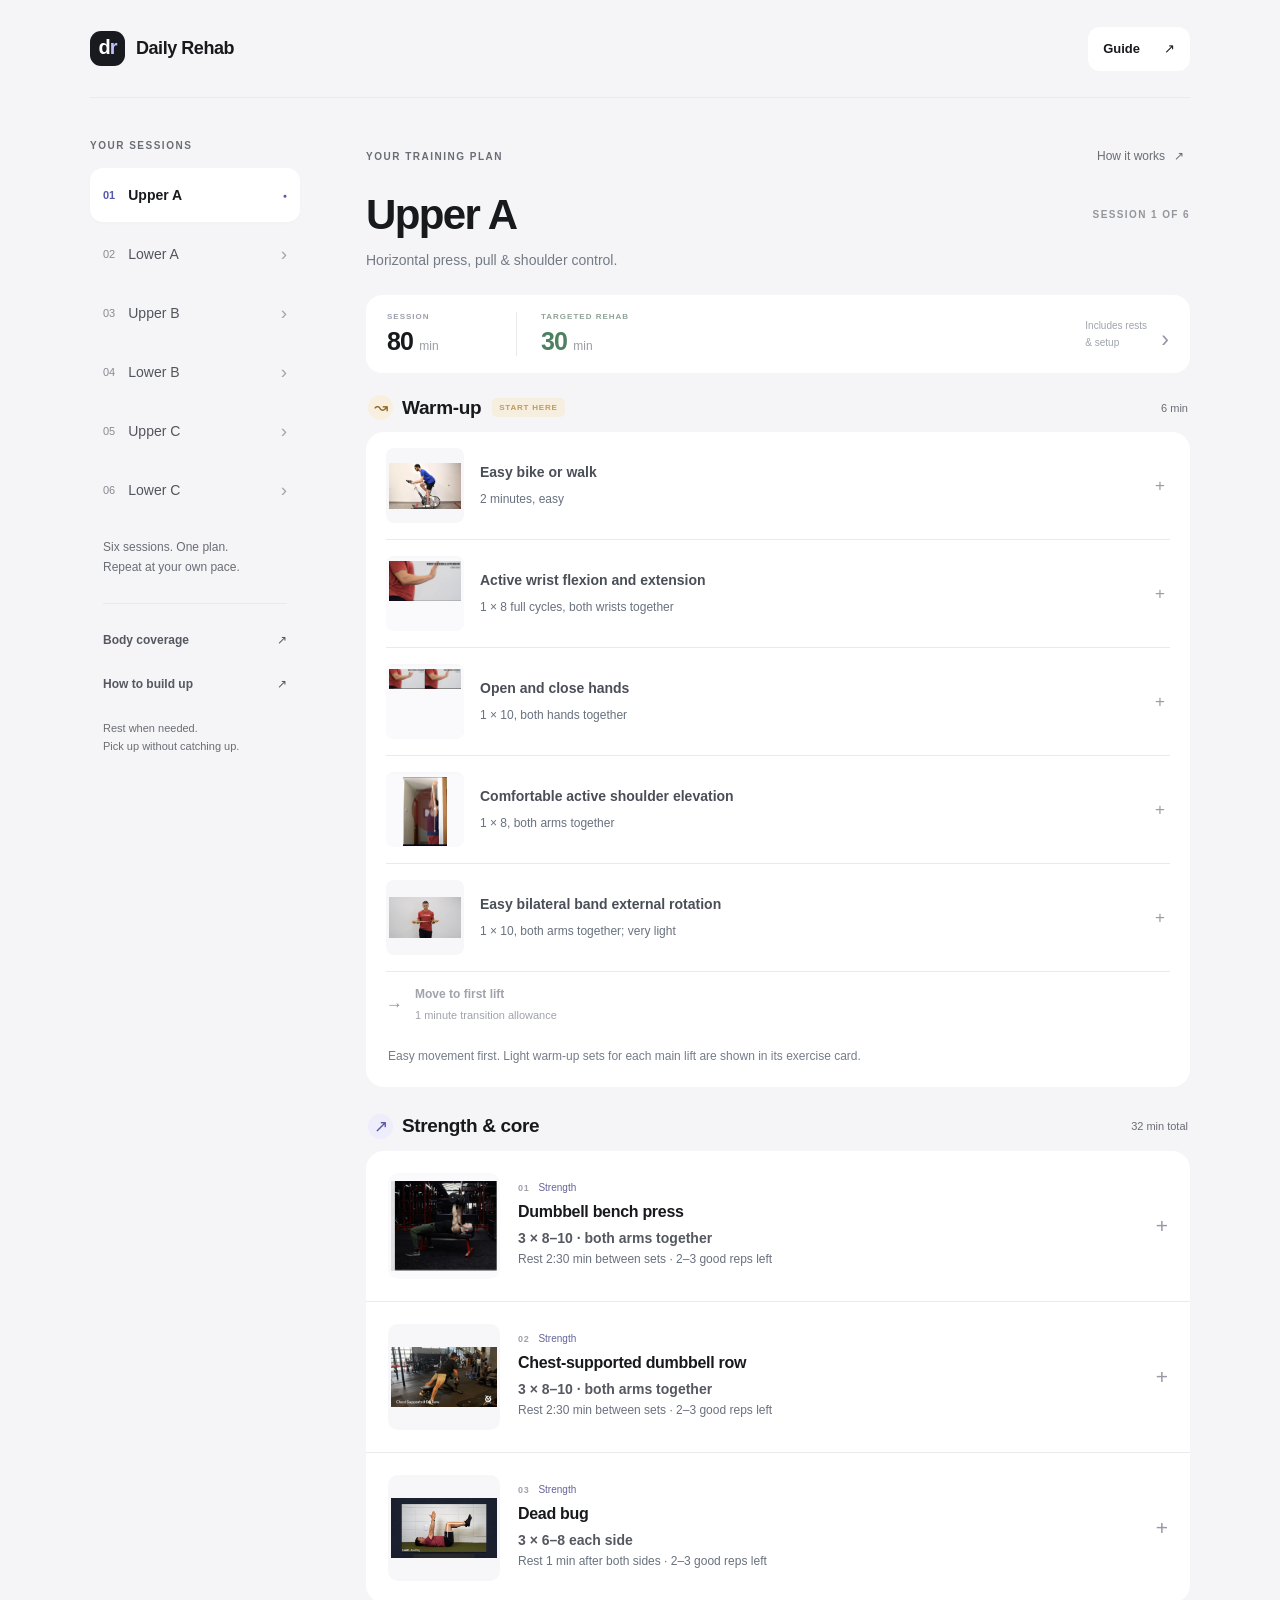
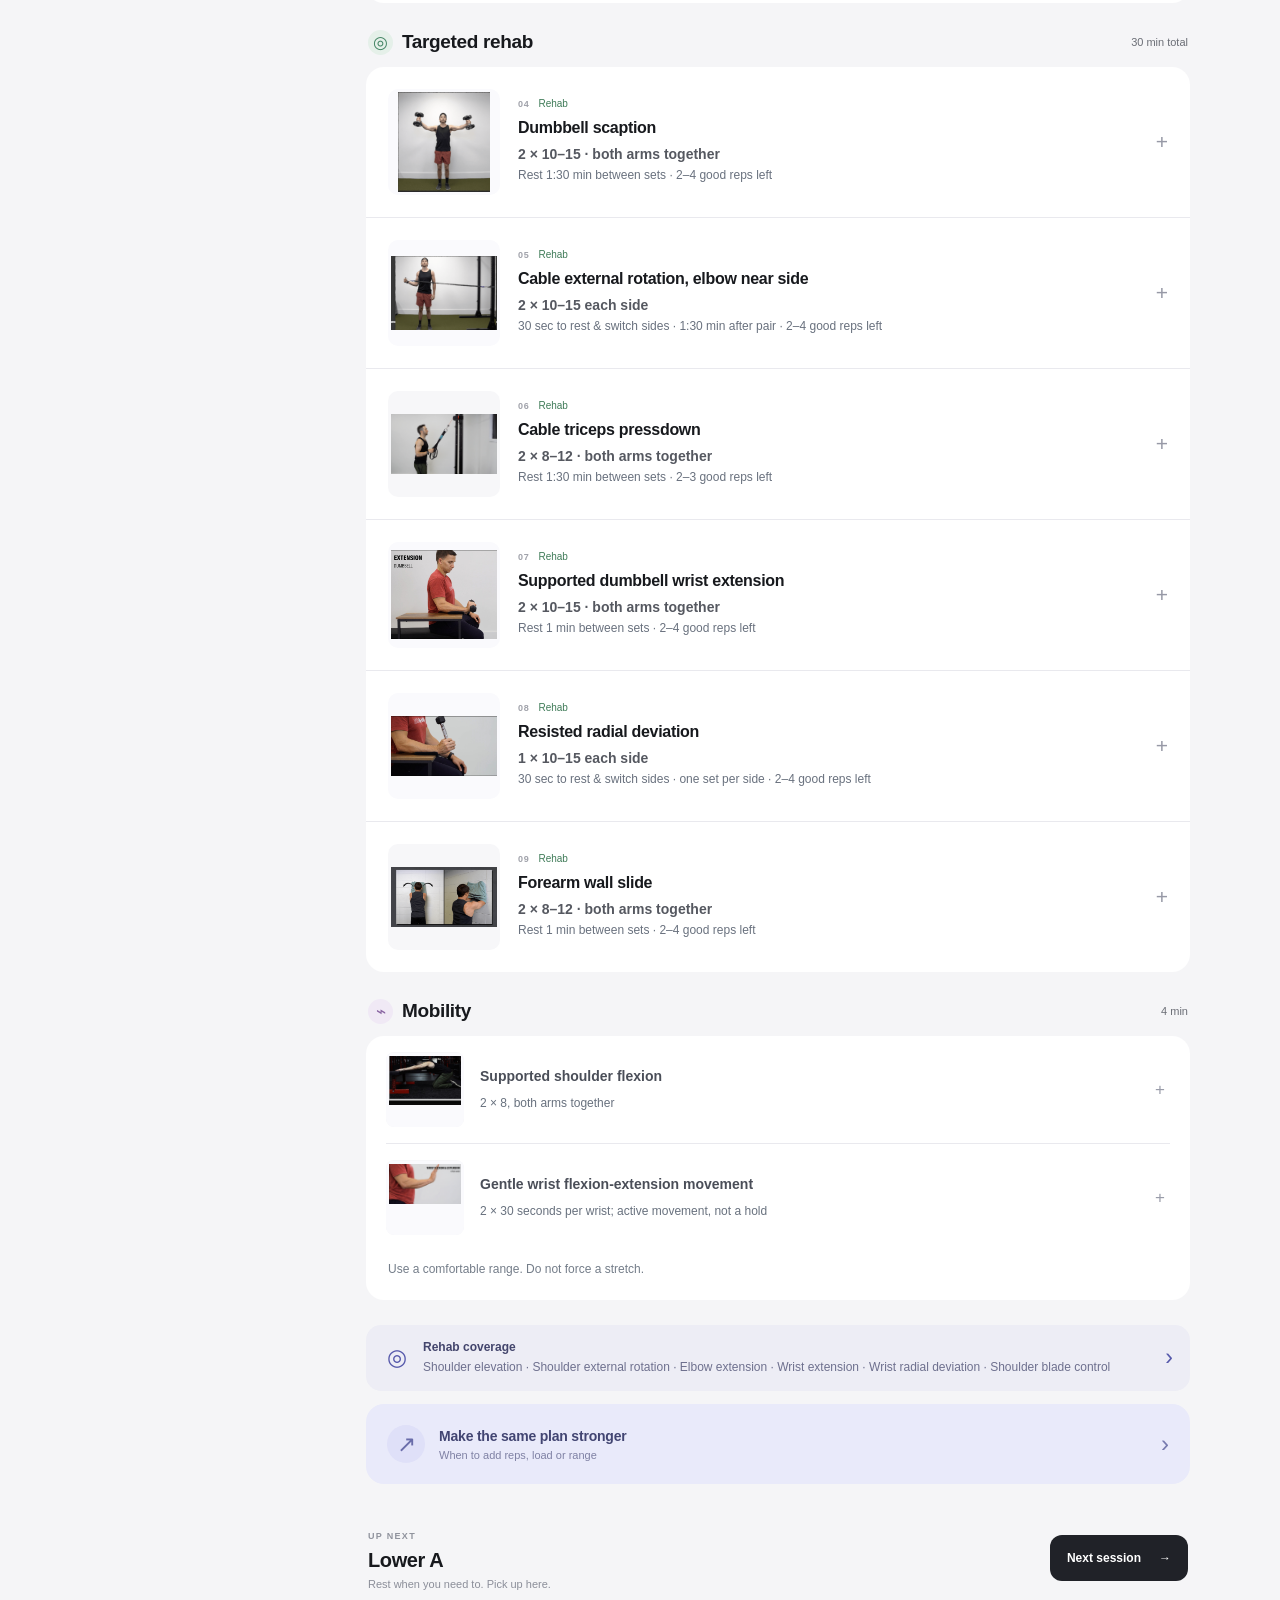
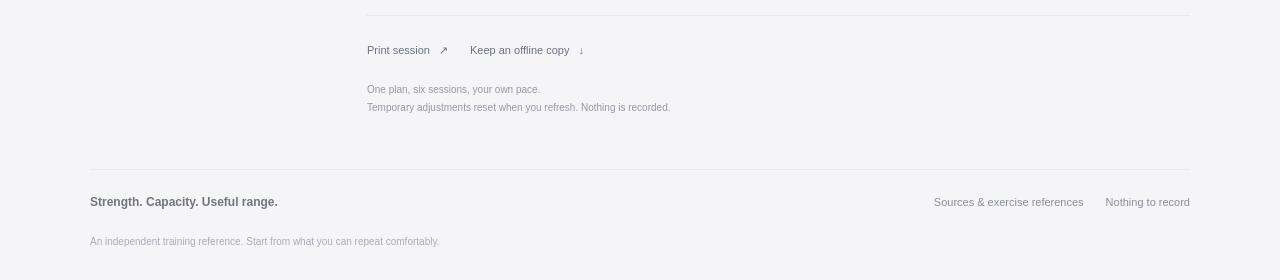
<file: index.html>
<!doctype html>
<html lang="en">
<head>
  <meta charset="utf-8">
  <meta name="viewport" content="width=device-width, initial-scale=1">
  <meta name="theme-color" content="#f5f5f7">
  <meta name="robots" content="noindex,nofollow">
  <meta name="description" content="A six-session strength, rehab and mobility reference. Choose a session and build capacity at your own pace.">
  <title>Daily Rehab · Strength, capacity & mobility</title>
  <link rel="stylesheet" href="styles.css">
  <link rel="icon" href="data:image/svg+xml,%3Csvg xmlns='http://www.w3.org/2000/svg' viewBox='0 0 32 32'%3E%3Crect width='32' height='32' rx='7' fill='%231d5d4a'/%3E%3Cpath d='M8 24v-8m8 8V10m8 14V5' stroke='%23f4f3ee' stroke-width='4'/%3E%3C/svg%3E">
  <script src="data.js" defer></script>
  <script src="app.js" defer></script>
</head>
<body>
  <a class="skip-link" href="#session" data-action="skip">Skip to session</a>
  <header class="site-header">
    <a class="wordmark" href="#upper-a" data-action="day" data-id="upper-a" aria-label="Daily Rehab, Upper A"><span class="brand-mark" aria-hidden="true">d<span>r</span></span>Daily Rehab</a>
    <button class="quiet-button guide-trigger" data-action="guide">Guide <span aria-hidden="true">↗</span></button>
  </header>
  <div class="workspace">
    <aside class="cycle-rail" aria-label="Rolling session sequence">
      <p class="eyebrow">YOUR SESSIONS</p>
      <nav id="desktop-days" aria-label="Choose a session"></nav>
      <p class="rail-note">Six sessions. One plan.<br>Repeat at your own pace.</p>
      <div class="rail-rule"></div>
      <button class="rail-link" data-action="coverage">Body coverage <span aria-hidden="true">↗</span></button><button class="rail-link" data-action="progression">How to build up <span aria-hidden="true">↗</span></button>
      <p class="rail-small">Rest when needed.<br>Pick up without catching up.</p>
    </aside>
    <main id="session" tabindex="-1" aria-label="Selected session">
      <!-- GENERATED_STATIC_START -->
<noscript><p class="fallback">JavaScript is off. Choose a complete session: <a href="upper-a.html">Upper A</a> · <a href="lower-a.html">Lower A</a> · <a href="upper-b.html">Upper B</a> · <a href="lower-b.html">Lower B</a> · <a href="upper-c.html">Upper C</a> · <a href="lower-c.html">Lower C</a></p></noscript><div class="fallback"><p class="eyebrow">Your complete session</p>
<h1>Upper A</h1><p>Follow the sequence at your own pace. Choose manageable loads and comfortable ranges; leave the prescribed good repetitions in reserve.</p>
<h2>Warm up</h2><ol>
<li><h3>Easy bike or walk</h3>
<p><strong>2 minutes, easy</strong></p><figure class="demo reference-photo"><img src="assets/support/body-positioning-1.jpg" alt="Easy pedalling on a stationary bike." loading="lazy" style="max-width:100%;max-height:420px;object-fit:contain"><figcaption>Keep this conversational and easy; adjust the bike to your comfort. <a href="https://www.hss.edu/health-library/move-better/set-up-exercise-bike" target="_blank" rel="noopener noreferrer">Photo: Hospital for Special Surgery ↗</a></figcaption></figure>
<ul><li>Move easily enough to talk normally.</li></ul><p>Keep this easy. Stop a movement that produces pain, catching, apprehension or loss of control; do not force end range.</p>
<p><a href="https://www.orthoinfo.org/recovery/hip-conditioning-program/" target="_blank" rel="noopener noreferrer">Technique guide ↗</a></p>
</li>
<li><h3>Active wrist flexion and extension</h3>
<p><strong>1 × 8 full cycles, both wrists together</strong></p><figure class="demo reference-photo"><span class="photo-frame"><span class="photo-crop" style="aspect-ratio:1.7997256515775033"><img src="assets/support/active-wrist.jpg" alt="Unloaded wrist movement with an open hand." loading="lazy" style="width:203.2520325203252%;height:205.76131687242798%;left:-102.23577235772358%;top:-1.02880658436214%"></span></span><figcaption>Gently bend and straighten the wrist. Add slow palm-up/palm-down cycles for the home option. <a href="https://e3rehab.com/wrist-pain-rehab/" target="_blank" rel="noopener noreferrer">Photo: E3 Rehab ↗</a></figcaption></figure>
<ul><li>Support forearms; move both wrists gently up and down.</li></ul><p>Keep this easy. Stop a movement that produces pain, catching, apprehension or loss of control; do not force end range.</p>
<p><a href="https://www.leedsth.nhs.uk/patients/resources/the-hand-and-wrist/" target="_blank" rel="noopener noreferrer">Technique guide ↗</a></p>
</li>
<li><h3>Open and close hands</h3>
<p><strong>1 × 10, both hands together</strong></p><figure class="demo reference-photo"><span class="photo-frame"><span class="photo-crop" style="aspect-ratio:3.6213991769547325"><img src="assets/support/active-wrist.jpg" alt="Closed-fist and open-hand positions." loading="lazy" style="width:101.01010101010101%;height:205.76131687242798%;left:-0.5050505050505051%;top:-1.02880658436214%"></span></span><figcaption>Open and close gently; keep the wrist comfortable. <a href="https://e3rehab.com/wrist-pain-rehab/" target="_blank" rel="noopener noreferrer">Photo: E3 Rehab ↗</a></figcaption></figure>
<ul><li>Open and close gently; do not squeeze maximally.</li></ul><p>Keep this easy. Stop a movement that produces pain, catching, apprehension or loss of control; do not force end range.</p>
<p><a href="https://www.leedsth.nhs.uk/patients/resources/the-hand-and-wrist/" target="_blank" rel="noopener noreferrer">Technique guide ↗</a></p>
</li>
<li><h3>Comfortable active shoulder elevation</h3>
<p><strong>1 × 8, both arms together</strong></p><figure class="demo reference-photo"><span class="photo-frame"><span class="photo-crop" style="aspect-ratio:0.6514657980456026"><img src="assets/support/C1306.00_02_54_06.Still018-1024x576.jpg" alt="Active shoulder elevation demonstrated from the side." loading="lazy" style="width:444.44444444444446%;height:162.86644951140065%;left:-5.333333333333333%;top:-28.827361563517915%"></span></span><figcaption>Raise only through your comfortable arc; reaching the photographed endpoint is not required. <a href="https://e3rehab.com/shoulder-range-of-motion/" target="_blank" rel="noopener noreferrer">Photo: E3 Rehab ↗</a></figcaption></figure>
<ul><li>Raise arms in a comfortable direction; stop before a painful catch.</li></ul><p>Keep this easy. Stop a movement that produces pain, catching, apprehension or loss of control; do not force end range.</p>
<p><a href="https://www.youtube.com/watch?v=b7yQwf-K7z0" target="_blank" rel="noopener noreferrer">Technique guide ↗</a></p>
</li>
<li><h3>Easy bilateral band external rotation</h3>
<p><strong>1 × 10, both arms together; very light</strong></p><figure class="demo reference-photo"><img src="assets/upper/vimeo-861881942.webp" alt="Bilateral external rotation using a loop band between the hands." loading="lazy" style="max-width:100%;max-height:420px;object-fit:contain"><figcaption>Keep elbows near the ribs and use very light tension. <a href="https://vimeo.com/861881942" target="_blank" rel="noopener noreferrer">Photo: E3 Rehab ↗</a></figcaption></figure>
<ul><li>Elbows near the sides; rotate both forearms outward together.</li><li>Do not twist the trunk or chase band tension.</li></ul><p>Keep this easy. Stop a movement that produces pain, catching, apprehension or loss of control; do not force end range.</p>
<p><a href="https://www.youtube.com/watch?v=mO8YJAxVG2M" target="_blank" rel="noopener noreferrer">Technique guide ↗</a></p>
</li>
<li><h3>Move to first lift</h3>
<p><strong>1 minute transition allowance</strong></p>
<ul><li>Set up the first exercise; this is not another working set.</li></ul><p>Keep this easy. Stop a movement that produces pain, catching, apprehension or loss of control; do not force end range.</p>
</li>
</ol>
<h2>Strength & targeted rehab</h2><ol>
<li class="fallback-exercise"><h3>Dumbbell bench press</h3><p>Strength · bilateral simultaneous; both arms together</p>
<p>Rest: 150 seconds between sets.</p>
<p>Light rehearsal sets first:</p><ol><li>8 reps; rest 45 seconds afterward.</li><li>5 reps; rest 60 seconds afterward.</li><li>3 reps; rest 90 seconds afterward.</li></ol>
<p><strong>3 × 8–10 · 2–3 good reps left</strong></p><figure class="demo reference-photo"><span class="photo-frame"><span class="photo-crop" style="aspect-ratio:1.1725768321513002"><img src="assets/upper/bench-press.jpg" alt="Dumbbell bench press on a flat bench." loading="lazy" style="width:230.4147465437788%;height:151.9756838905775%;left:-117.05069124423963%;top:-14.893617021276595%"></span></span><figcaption>Flat bench press. Choose a comfortable grip and depth. <a href="https://e3rehab.com/acromioclavicular-joint-injury/" target="_blank" rel="noopener noreferrer">Photo: E3 Rehab ↗</a></figcaption></figure>
<ul><li>Press both arms together with wrists stacked over elbows.</li><li>Lower only through a comfortable, controlled range.</li><li>Use lighter weights or the floor/machine swap if the setup provokes symptoms.</li></ul><p>Stop the provoking set for painful catching, slipping/giving way, or meaningful loss of normal arm function. Do not test through it; recurring or substantial features warrant qualified assessment before progressing the provoking movement.</p>
<p><a href="https://e3rehab.com/acromioclavicular-joint-injury/" target="_blank" rel="noopener noreferrer">Technique guide ↗</a></p>
</li>
<li class="fallback-exercise"><h3>Chest-supported dumbbell row</h3><p>Strength · bilateral simultaneous; both arms together</p>
<p>Rest: 150 seconds between sets.</p>
<p>Light rehearsal sets first:</p><ol><li>6 reps; rest 60 seconds afterward.</li><li>3 reps; rest 90 seconds afterward.</li></ol>
<p><strong>3 × 8–10 · 2–3 good reps left</strong></p><figure class="demo reference-photo"><img src="assets/upper/incline-row.jpeg" alt="Chest-supported dumbbell row on an incline bench." loading="lazy" style="max-width:100%;max-height:420px;object-fit:contain"><figcaption>Keep the chest supported while rowing both dumbbells. <a href="https://www.offtheleashlifestyle.com/training-videos/chest-supported-db-row" target="_blank" rel="noopener noreferrer">Photo: Off The Leash Lifestyle ↗</a></figcaption></figure>
<ul><li>Rest chest on the incline bench and row both dumbbells together.</li><li>Let shoulder blades move; stop without driving elbows far behind the trunk.</li></ul><p>Stop the provoking set for painful catching, slipping/giving way, or meaningful loss of normal arm function. Do not test through it; recurring or substantial features warrant qualified assessment before progressing the provoking movement.</p>
<p><a href="https://www.youtube.com/watch?v=fbV6EpgXIaw" target="_blank" rel="noopener noreferrer">Technique guide ↗</a></p>
</li>
<li class="fallback-exercise"><h3>Dead bug</h3><p>Strength · alternating repetitions within same exercise</p>
<p>Rest: 60 seconds after both sides.</p>
<p><strong>3 × 6–8 each side · 2–3 good reps left</strong></p><figure class="demo reference-photo"><img src="assets/upper/deadbug-easy.jpg" alt="Supine dead-bug starting position, knees bent and arms upright." loading="lazy" style="max-width:100%;max-height:420px;object-fit:contain"><figcaption>Move one heel at a time; use the shorter reach when prescribed. <a href="https://e3rehab.com/spondylolisthesis/" target="_blank" rel="noopener noreferrer">Photo: E3 Rehab ↗</a></figcaption></figure>
<ul><li>Lie on your back and slowly reach one bent leg away at a time.</li><li>Keep arms comfortable; stop the reach before the back loses control.</li></ul><p>Stop for new or increasing joint/tendon-region pain, loss of control or altered everyday function. Repeat the last tolerable dose or reduce it; persistent or substantial recurrence warrants assessment.</p>
<p><a href="https://www.youtube.com/watch?v=BZYaCzbP09M" target="_blank" rel="noopener noreferrer">Technique guide ↗</a></p>
</li>
<li class="fallback-exercise"><h3>Dumbbell scaption</h3><p>Rehab · bilateral simultaneous; both arms together</p>
<p>Rest: 90 seconds between sets.</p>
<p><strong>2 × 10–15 · 2–4 good reps left</strong></p><figure class="demo reference-photo"><span class="photo-frame"><span class="photo-crop" style="aspect-ratio:0.9236453201970444"><img src="assets/upper/scaption.png" alt="Dumbbell scaption with arms slightly forward of the sides." loading="lazy" style="width:333.33333333333337%;height:172.41379310344828%;left:-5.333333333333334%;top:-35.3448275862069%"></span></span><figcaption>Lift only through your comfortable arc. <a href="https://e3rehab.com/rotator-cuff-exercises/" target="_blank" rel="noopener noreferrer">Photo: E3 Rehab ↗</a></figcaption></figure>
<ul><li>Raise both arms between straight ahead and sideways, with thumbs generally up.</li><li>Start with a comfortable shoulder-height or lower arc; no painful catch.</li></ul><p>Stop the provoking set for painful catching, slipping/giving way, or meaningful loss of normal arm function. Do not test through it; recurring or substantial features warrant qualified assessment before progressing the provoking movement.</p>
<p><a href="https://www.youtube.com/watch?v=mO8YJAxVG2M" target="_blank" rel="noopener noreferrer">Technique guide ↗</a></p>
</li>
<li class="fallback-exercise"><h3>Cable external rotation, elbow near side</h3><p>Rehab · unilateral; both sides</p>
<p>Rest: 30 seconds to rest and switch sides; 90 seconds after both sides.</p>
<p><strong>2 × 10–15 each side · 2–4 good reps left</strong></p><figure class="demo reference-photo"><span class="photo-frame"><span class="photo-crop" style="aspect-ratio:1.43836836480228"><img src="assets/upper/cuff-external.png" alt="Anchored shoulder external rotation with elbow at the side." loading="lazy" style="width:154.7987616099071%;height:124.68827930174562%;left:-52.32198142414861%;top:-8.977556109725684%"></span></span><figcaption>Same rotation pattern; use a cable at elbow height and support the elbow if needed. <a href="https://e3rehab.com/rotator-cuff-exercises/" target="_blank" rel="noopener noreferrer">Photo: E3 Rehab ↗</a></figcaption></figure>
<ul><li>Keep elbow near your side; rotate forearm outward against the cable.</li><li>Support with a towel if useful; do not turn the trunk.</li></ul><p>Stop the provoking set for painful catching, slipping/giving way, or meaningful loss of normal arm function. Do not test through it; recurring or substantial features warrant qualified assessment before progressing the provoking movement.</p>
<p><a href="https://www.youtube.com/watch?v=mO8YJAxVG2M" target="_blank" rel="noopener noreferrer">Technique guide ↗</a></p>
</li>
<li class="fallback-exercise"><h3>Cable triceps pressdown</h3><p>Rehab · bilateral simultaneous; both arms together</p>
<p>Rest: 90 seconds between sets.</p>
<p><strong>2 × 8–12 · 2–3 good reps left</strong></p><figure class="demo reference-photo"><img src="assets/upper/vimeo-959227856.webp" alt="Standing cable triceps pressdown." loading="lazy" style="max-width:100%;max-height:420px;object-fit:contain"><figcaption>Keep upper arms near your sides and straighten the elbows. <a href="https://vimeo.com/959227856" target="_blank" rel="noopener noreferrer">Photo: E3 Rehab ↗</a></figcaption></figure>
<ul><li>Keep upper arms near the sides and press the handle down with both arms.</li><li>Extend smoothly without snapping the elbows.</li></ul><p>Stop for new or increasing joint/tendon-region pain, loss of control or altered everyday function. Repeat the last tolerable dose or reduce it; persistent or substantial recurrence warrants assessment.</p>
<p><a href="https://www.youtube.com/watch?v=7Q-VrNGgM2U" target="_blank" rel="noopener noreferrer">Technique guide ↗</a></p>
</li>
<li class="fallback-exercise"><h3>Supported dumbbell wrist extension</h3><p>Rehab · bilateral simultaneous; both arms together</p>
<p>Rest: 60 seconds between sets.</p>
<p><strong>2 × 10–15 · 2–4 good reps left</strong></p><figure class="demo reference-photo"><span class="photo-frame"><span class="photo-crop" style="aspect-ratio:1.1925011431184271"><img src="assets/upper/wrist-options.jpg" alt="Forearm-supported dumbbell wrist extension, palm down." loading="lazy" style="width:306.7484662576687%;height:205.76131687242798%;left:-0.920245398773006%;top:-103.70370370370371%"></span></span><figcaption>Support the forearm; lift the back of the hand. <a href="https://e3rehab.com/wrist-pain-rehab/" target="_blank" rel="noopener noreferrer">Photo: E3 Rehab ↗</a></figcaption></figure>
<ul><li>Forearms supported.</li><li>Both wrists move together through a comfortable arc.</li></ul><p>Stop for new or increasing joint/tendon-region pain, loss of control or altered everyday function. Repeat the last tolerable dose or reduce it; persistent or substantial recurrence warrants assessment.</p>
<p><a href="https://www.youtube.com/watch?v=nyyY81RzNCQ&amp;t=961s" target="_blank" rel="noopener noreferrer">Technique guide ↗</a></p>
</li>
<li class="fallback-exercise"><h3>Resisted radial deviation</h3><p>Rehab · unilateral; both sides</p>
<p>Rest: 30 seconds to rest and switch sides.</p>
<p><strong>1 × 10–15 each side · 2–4 good reps left</strong></p><figure class="demo reference-photo"><span class="photo-frame"><span class="photo-crop" style="aspect-ratio:1.7777777777777777"><img src="assets/upper/radial-weight.jpg" alt="Supported wrist radial deviation with a short weighted lever." loading="lazy" style="width:333.33333333333337%;height:333.33333333333337%;left:-7.333333333333333%;top:-35.666666666666664%"></span></span><figcaption>Lift toward the thumb side using a short lever. <a href="https://e3rehab.com/wrist-pain-rehab/" target="_blank" rel="noopener noreferrer">Photo: E3 Rehab ↗</a></figcaption></figure>
<ul><li>Support the forearm with thumb upward.</li><li>Use a short light lever; move toward the thumb side.</li></ul><p>Stop for new or increasing joint/tendon-region pain, loss of control or altered everyday function. Repeat the last tolerable dose or reduce it; persistent or substantial recurrence warrants assessment.</p>
<p><a href="https://www.youtube.com/watch?v=nyyY81RzNCQ&amp;t=961s" target="_blank" rel="noopener noreferrer">Technique guide ↗</a></p>
</li>
<li class="fallback-exercise"><h3>Forearm wall slide</h3><p>Rehab · bilateral simultaneous; both arms together</p>
<p>Rest: 60 seconds between sets.</p>
<p><strong>2 × 8–12 · 2–4 good reps left</strong></p><figure class="demo reference-photo"><img src="assets/support/1_Forward-Wall-Slide-1024x576.png" alt="Forearm wall slide with a towel." loading="lazy" style="max-width:100%;max-height:420px;object-fit:contain"><figcaption>Slide up within a comfortable range while maintaining forearm contact. <a href="https://e3rehab.com/rhomboidexercises/" target="_blank" rel="noopener noreferrer">Photo: E3 Rehab ↗</a></figcaption></figure>
<ul><li>Keep forearms on the wall and gently push it away.</li><li>Slide only as high as comfortable without forcing your back to arch.</li><li>Let the shoulder blades move naturally as the arms slide.</li></ul><p>Stop the provoking set for painful catching, slipping/giving way, or meaningful loss of normal arm function. Do not test through it; recurring or substantial features warrant qualified assessment before progressing the provoking movement.</p>
<p><a href="https://e3rehab.com/rhomboidexercises/" target="_blank" rel="noopener noreferrer">Technique guide ↗</a></p>
</li>
</ol>
<h2>Mobility</h2><ol>
<li><h3>Supported shoulder flexion</h3>
<p><strong>2 × 8, both arms together</strong></p><figure class="demo reference-photo"><span class="photo-frame"><span class="photo-crop" style="aspect-ratio:1.4856081708449396"><img src="assets/support/C0606.00_10_27_24.Still016-scaled.jpeg" alt="Kneeling supported shoulder-flexion stretch using a bench." loading="lazy" style="width:333.33333333333337%;height:278.5515320334262%;left:-113.66666666666667%;top:-110.58495821727021%"></span></span><figcaption>Use forearm support if wrists prefer it and move only as far as comfortable. <a href="https://e3rehab.com/shoulder-instability/" target="_blank" rel="noopener noreferrer">Photo: E3 Rehab ↗</a></figcaption></figure>
<ul><li>Rest forearms on support and gently move torso back.</li><li>Keep range comfortable; no forced overhead stretch.</li></ul><p>Keep this easy. Stop a movement that produces pain, catching, apprehension or loss of control; do not force end range.</p>
<p><a href="https://www.youtube.com/watch?v=fbV6EpgXIaw" target="_blank" rel="noopener noreferrer">Technique guide ↗</a></p>
</li>
<li><h3>Gentle wrist flexion-extension movement</h3>
<p><strong>2 × 30 seconds per wrist; active movement, not a hold</strong></p><figure class="demo reference-photo"><span class="photo-frame"><span class="photo-crop" style="aspect-ratio:1.7997256515775033"><img src="assets/support/active-wrist.jpg" alt="Unloaded wrist movement with an open hand." loading="lazy" style="width:203.2520325203252%;height:205.76131687242798%;left:-102.23577235772358%;top:-1.02880658436214%"></span></span><figcaption>Gently bend and straighten the wrist. Add slow palm-up/palm-down cycles for the home option. <a href="https://e3rehab.com/wrist-pain-rehab/" target="_blank" rel="noopener noreferrer">Photo: E3 Rehab ↗</a></figcaption></figure>
<ul><li>Move the wrist gently through a comfortable arc for the whole bout.</li><li>Do not use the other hand to force a stretch.</li></ul><p>Keep this easy. Stop a movement that produces pain, catching, apprehension or loss of control; do not force end range.</p>
<p><a href="https://www.leedsth.nhs.uk/patients/resources/the-hand-and-wrist/" target="_blank" rel="noopener noreferrer">Technique guide ↗</a></p>
</li>
</ol>
<p>Use the interactive copy for swaps and temporary adjustments. No workout history is recorded.</p></div>
<!-- GENERATED_STATIC_END -->
    </main>
  </div>
  <footer class="site-footer">
    <p>Strength. Capacity. Useful range.</p>
    <div><button data-action="sources">Sources & exercise references</button><button data-action="privacy">Nothing to record</button></div>
    <small>An independent training reference. Start from what you can repeat comfortably.</small>
  </footer>
  <dialog id="panel" aria-labelledby="panel-title">
    <div class="panel-head"><div><p class="eyebrow" id="panel-kicker">Daily rehab</p><h2 id="panel-title"></h2></div><button class="close-button" aria-label="Close panel" data-action="close">×</button></div>
    <div id="panel-body"></div>
  </dialog>
  <p id="announcement" class="sr-only" role="status" aria-live="polite" aria-atomic="true"></p>
  <noscript><p class="noscript-note">The default reference remains readable. Enable JavaScript for session selection and temporary adjustments; nothing is saved.</p></noscript>
</body>
</html>
</file>
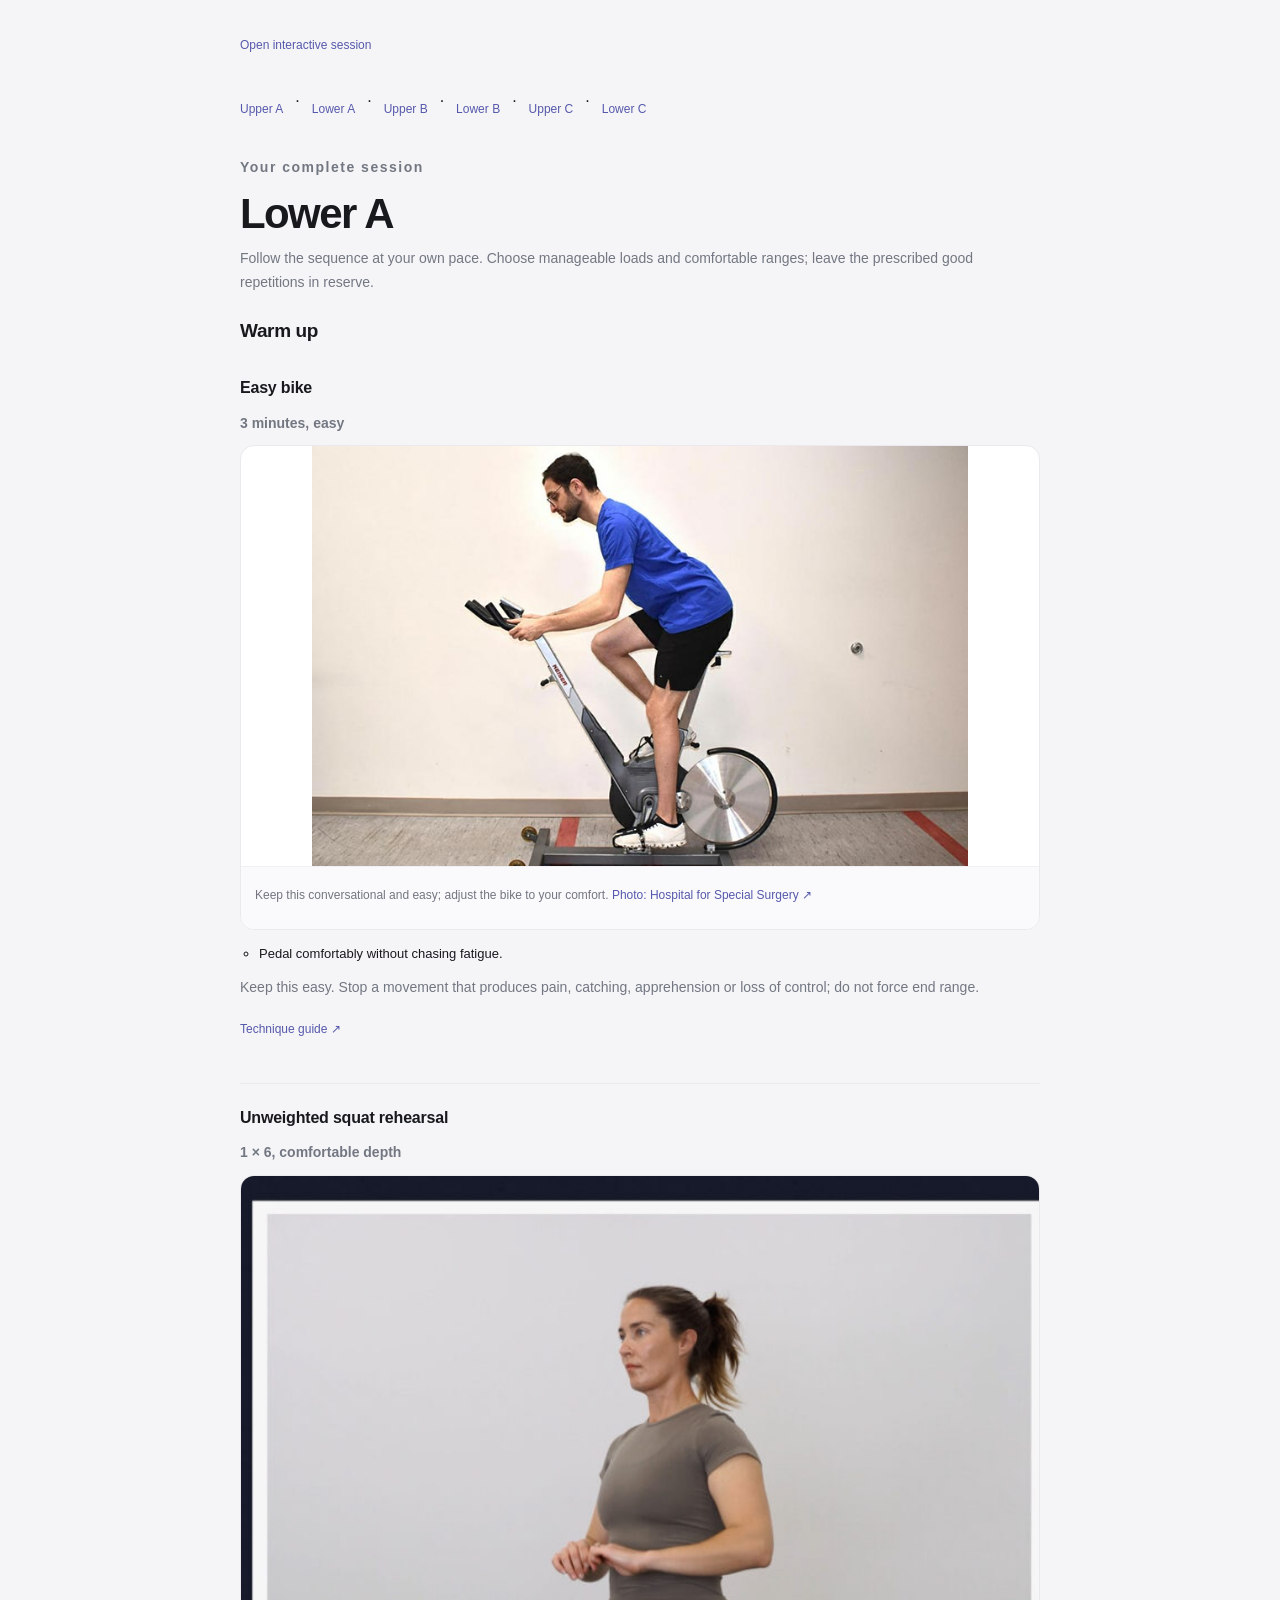
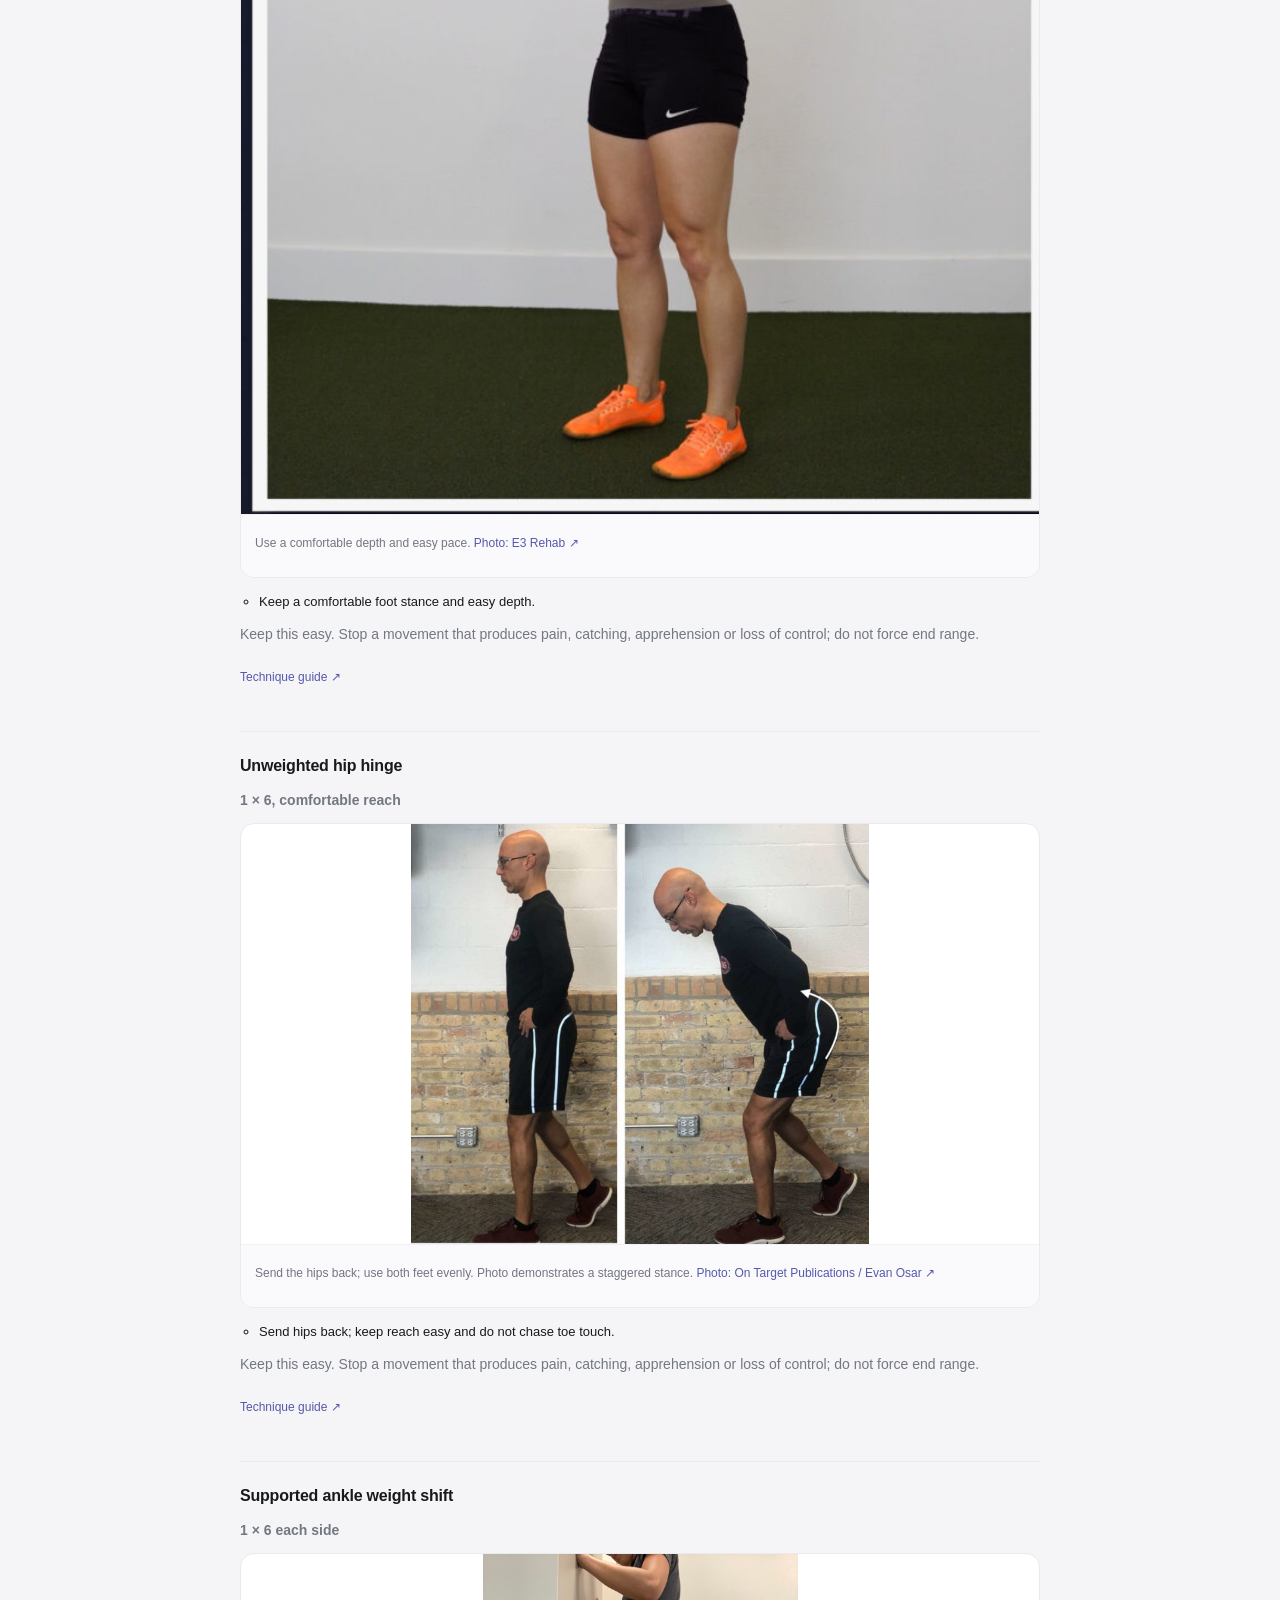
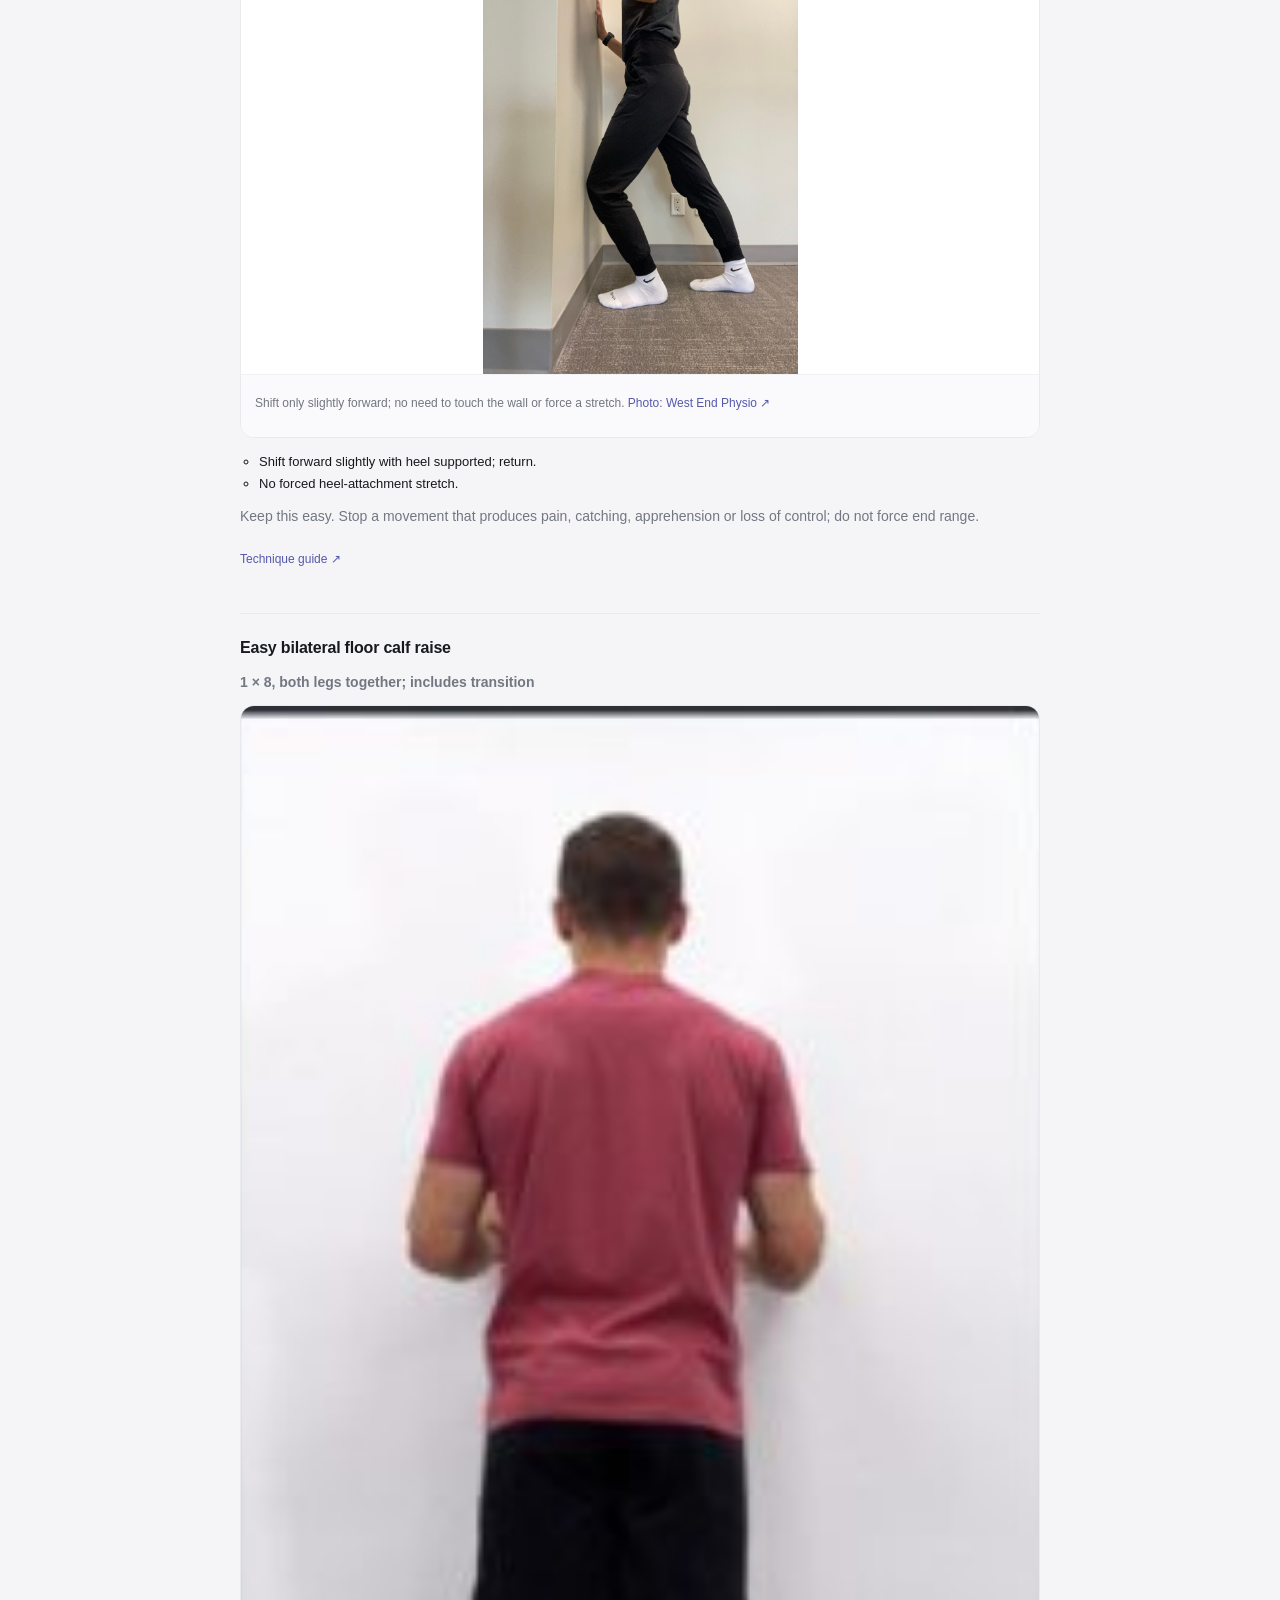
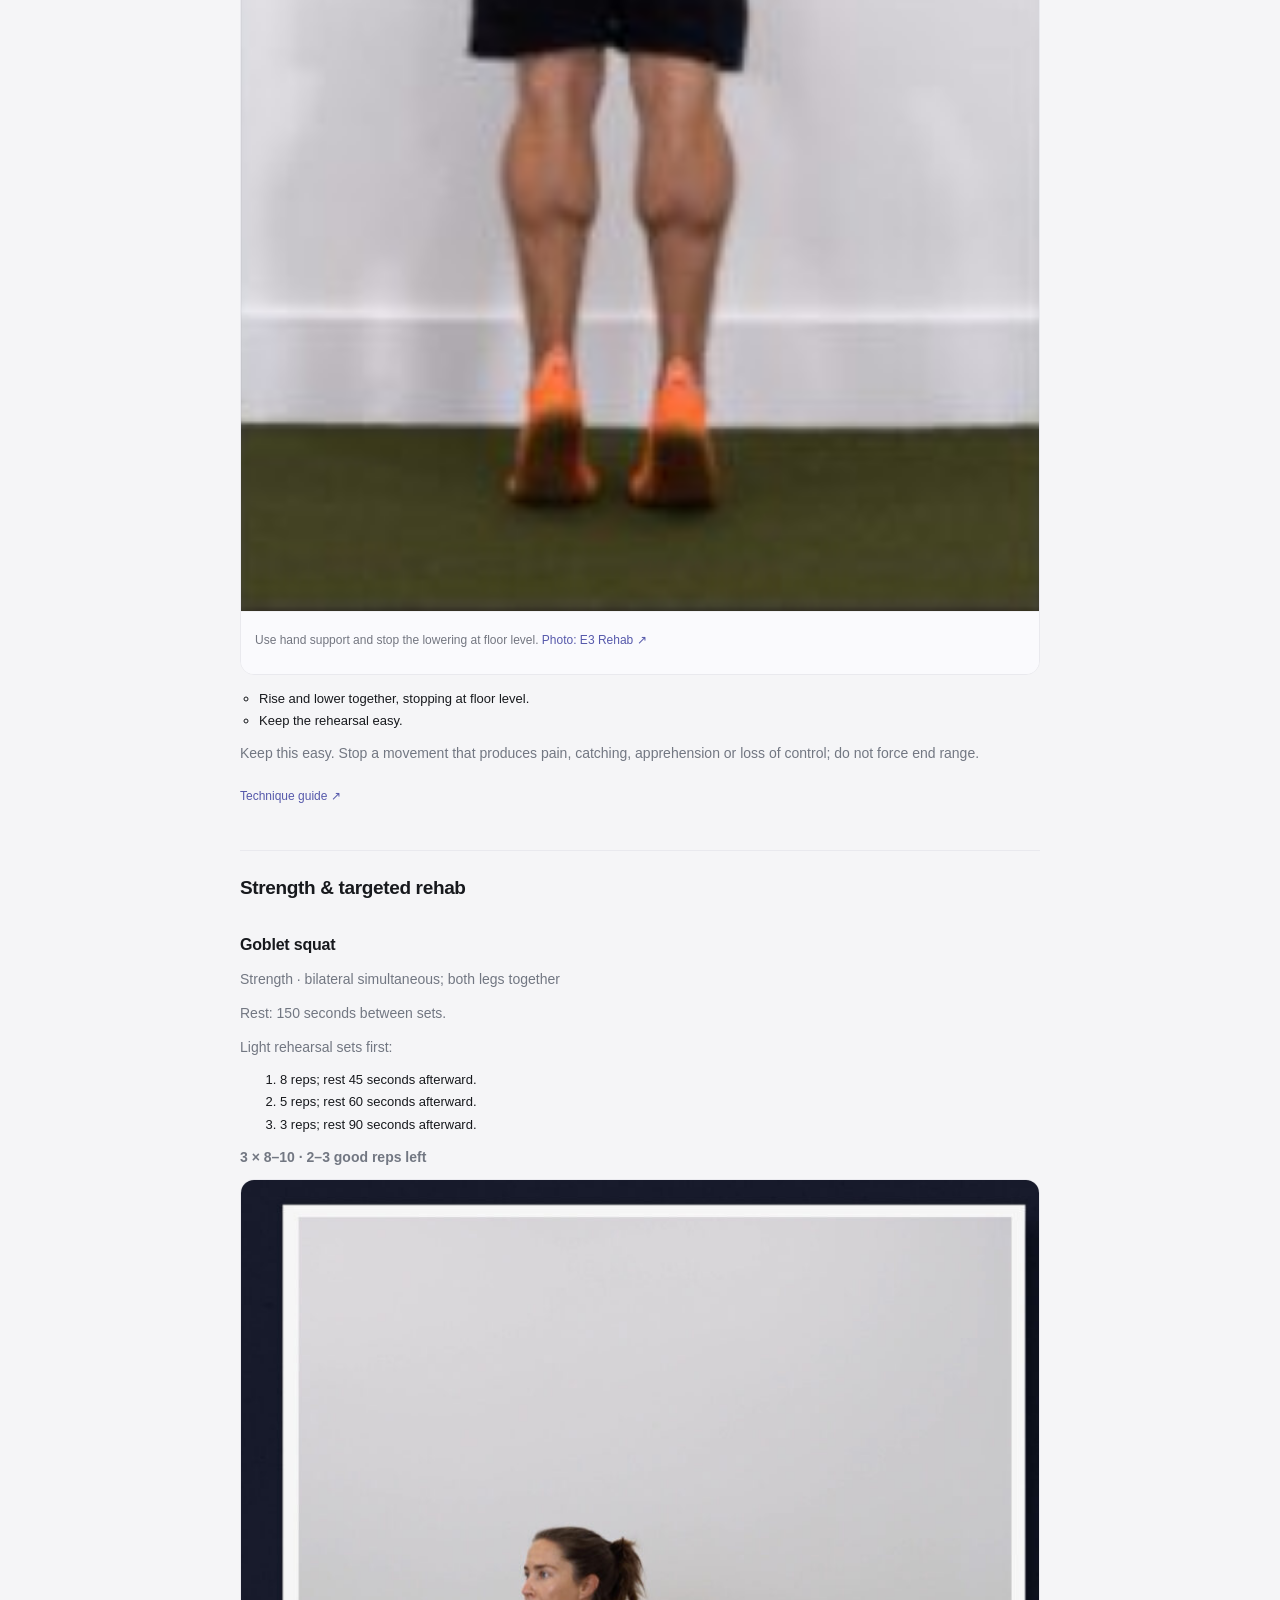
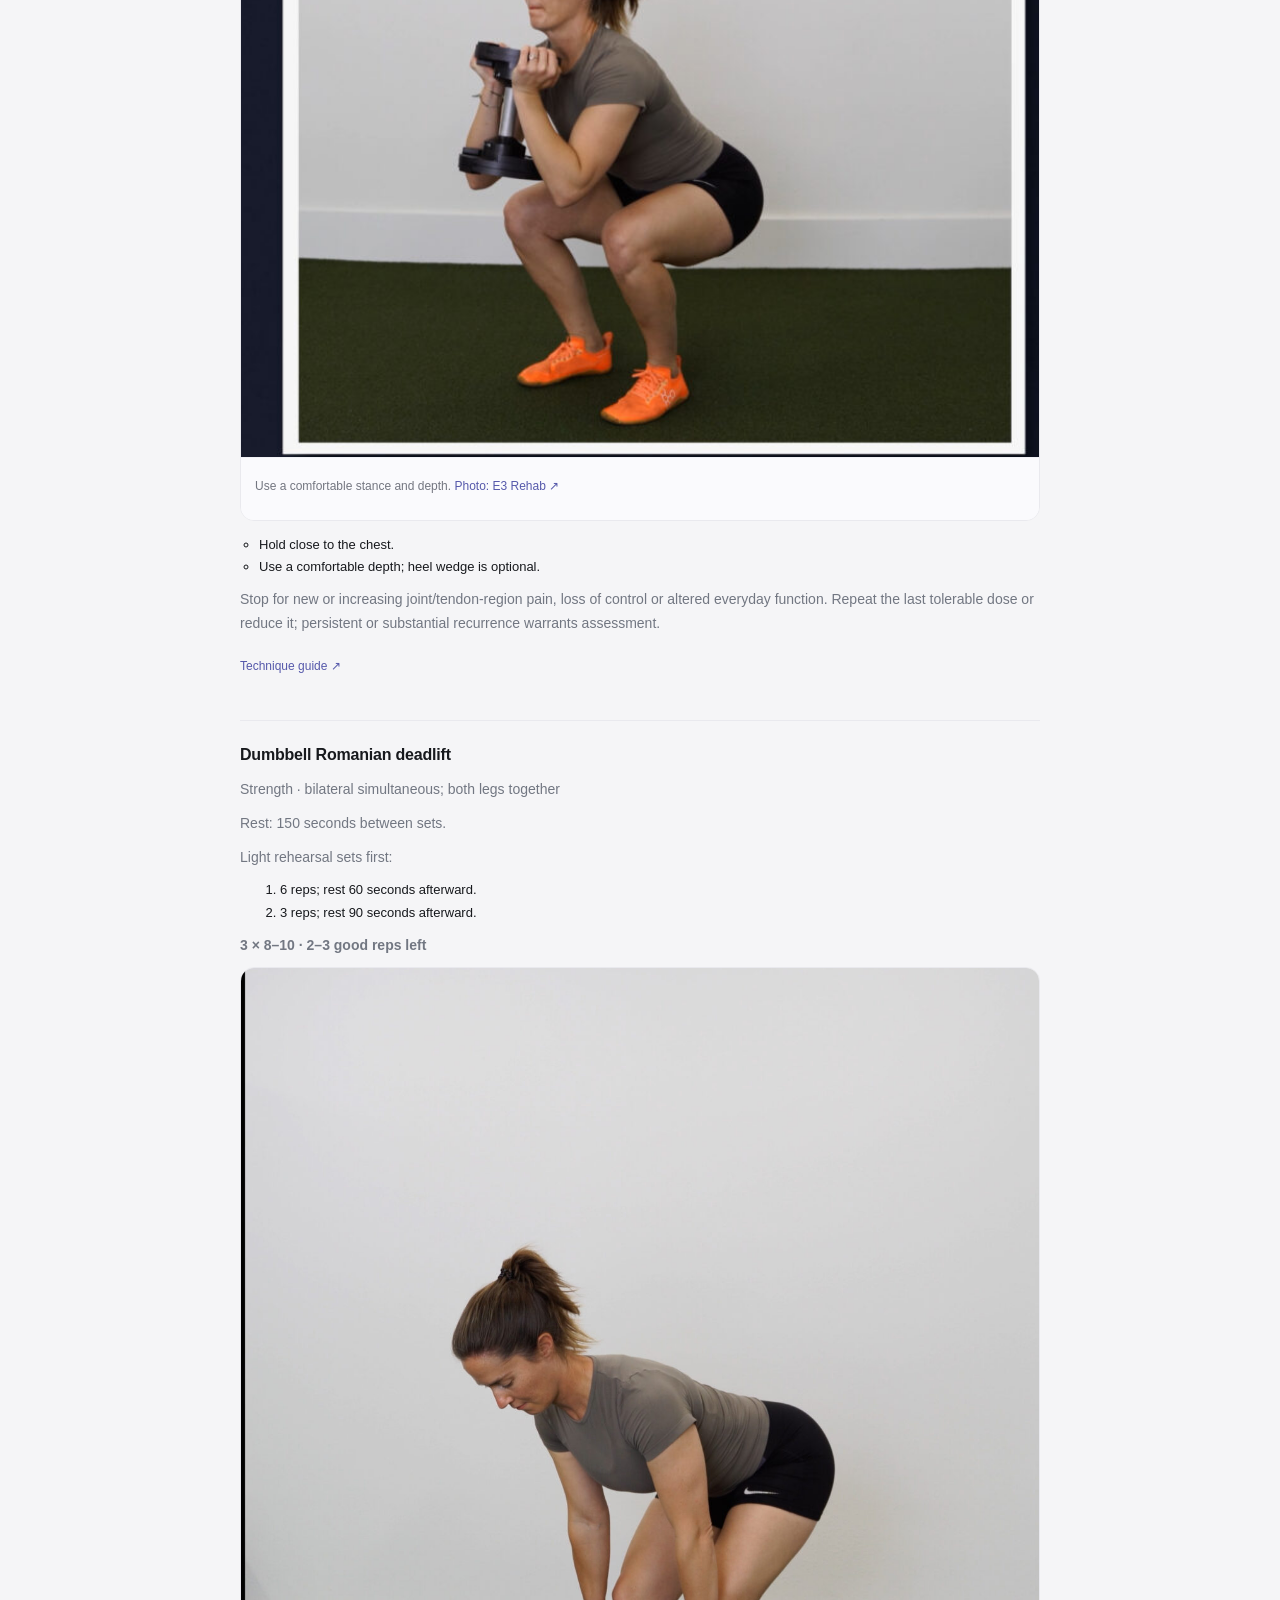
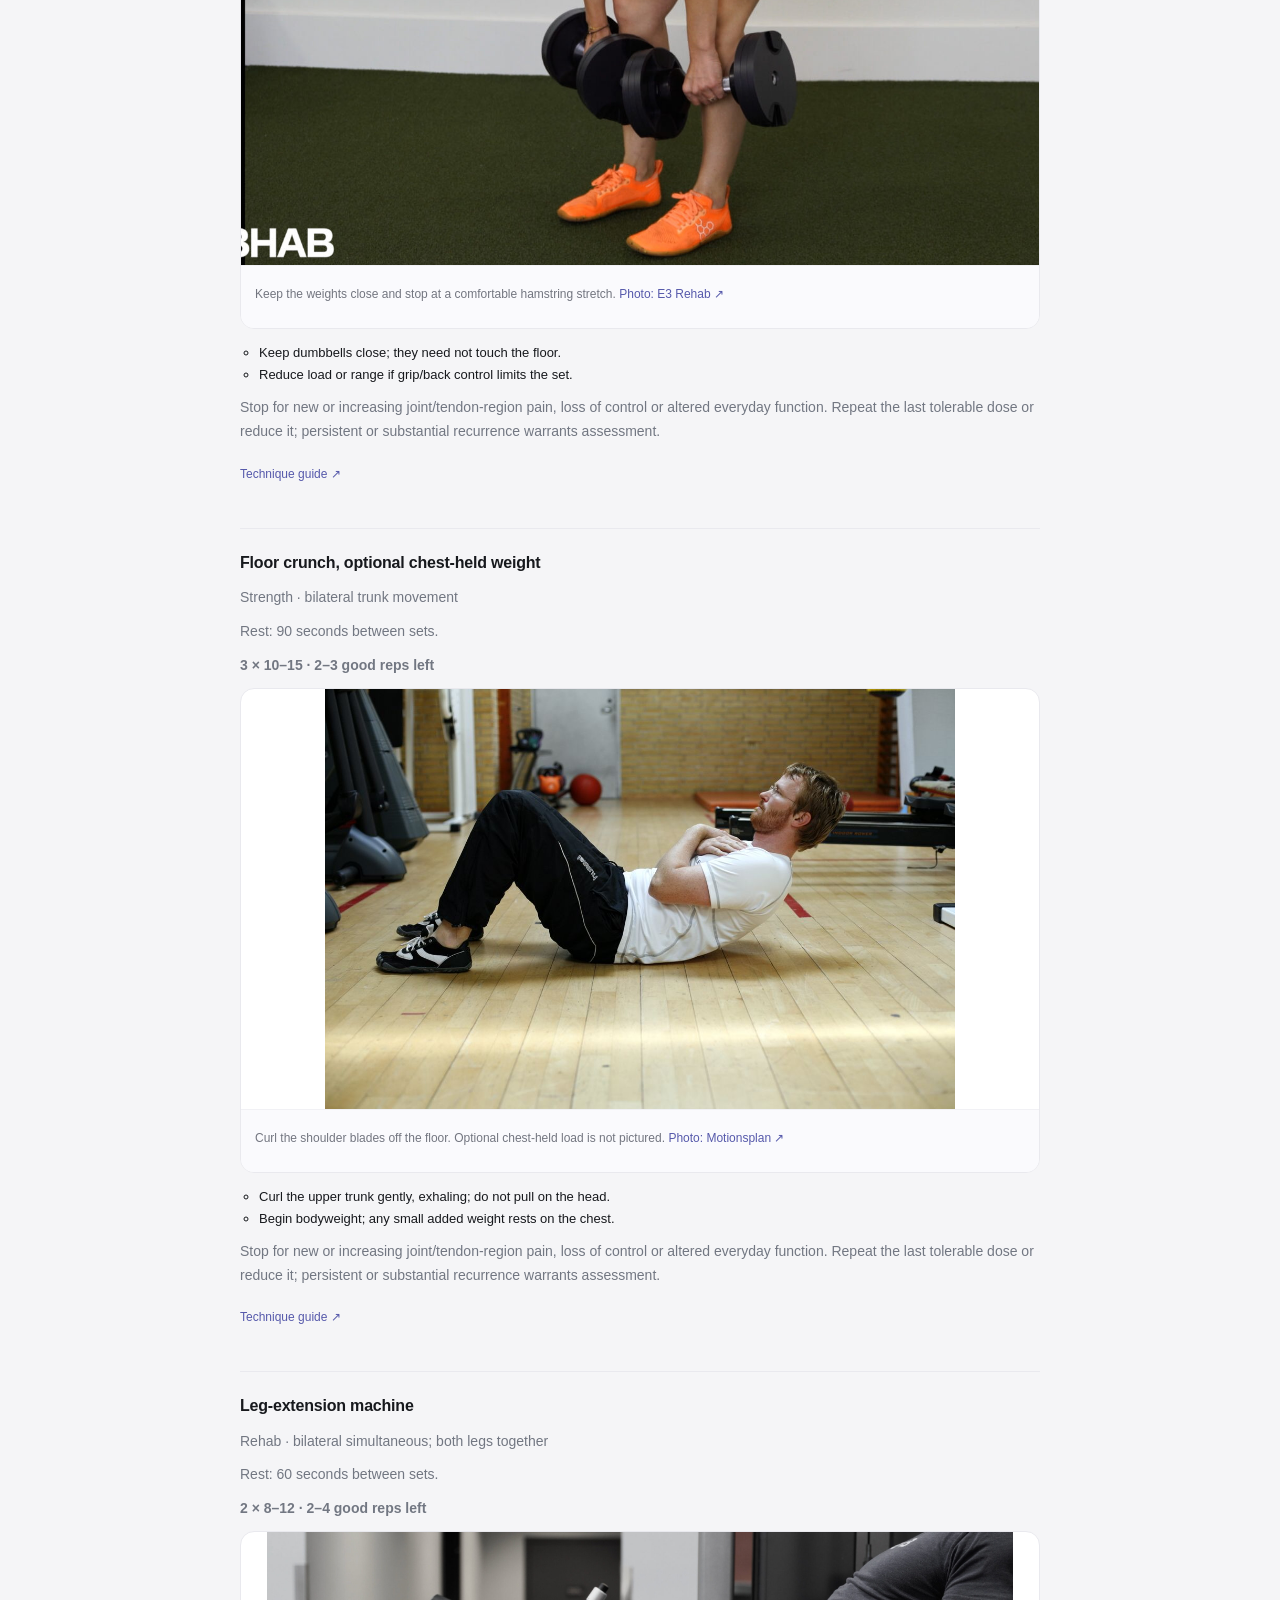
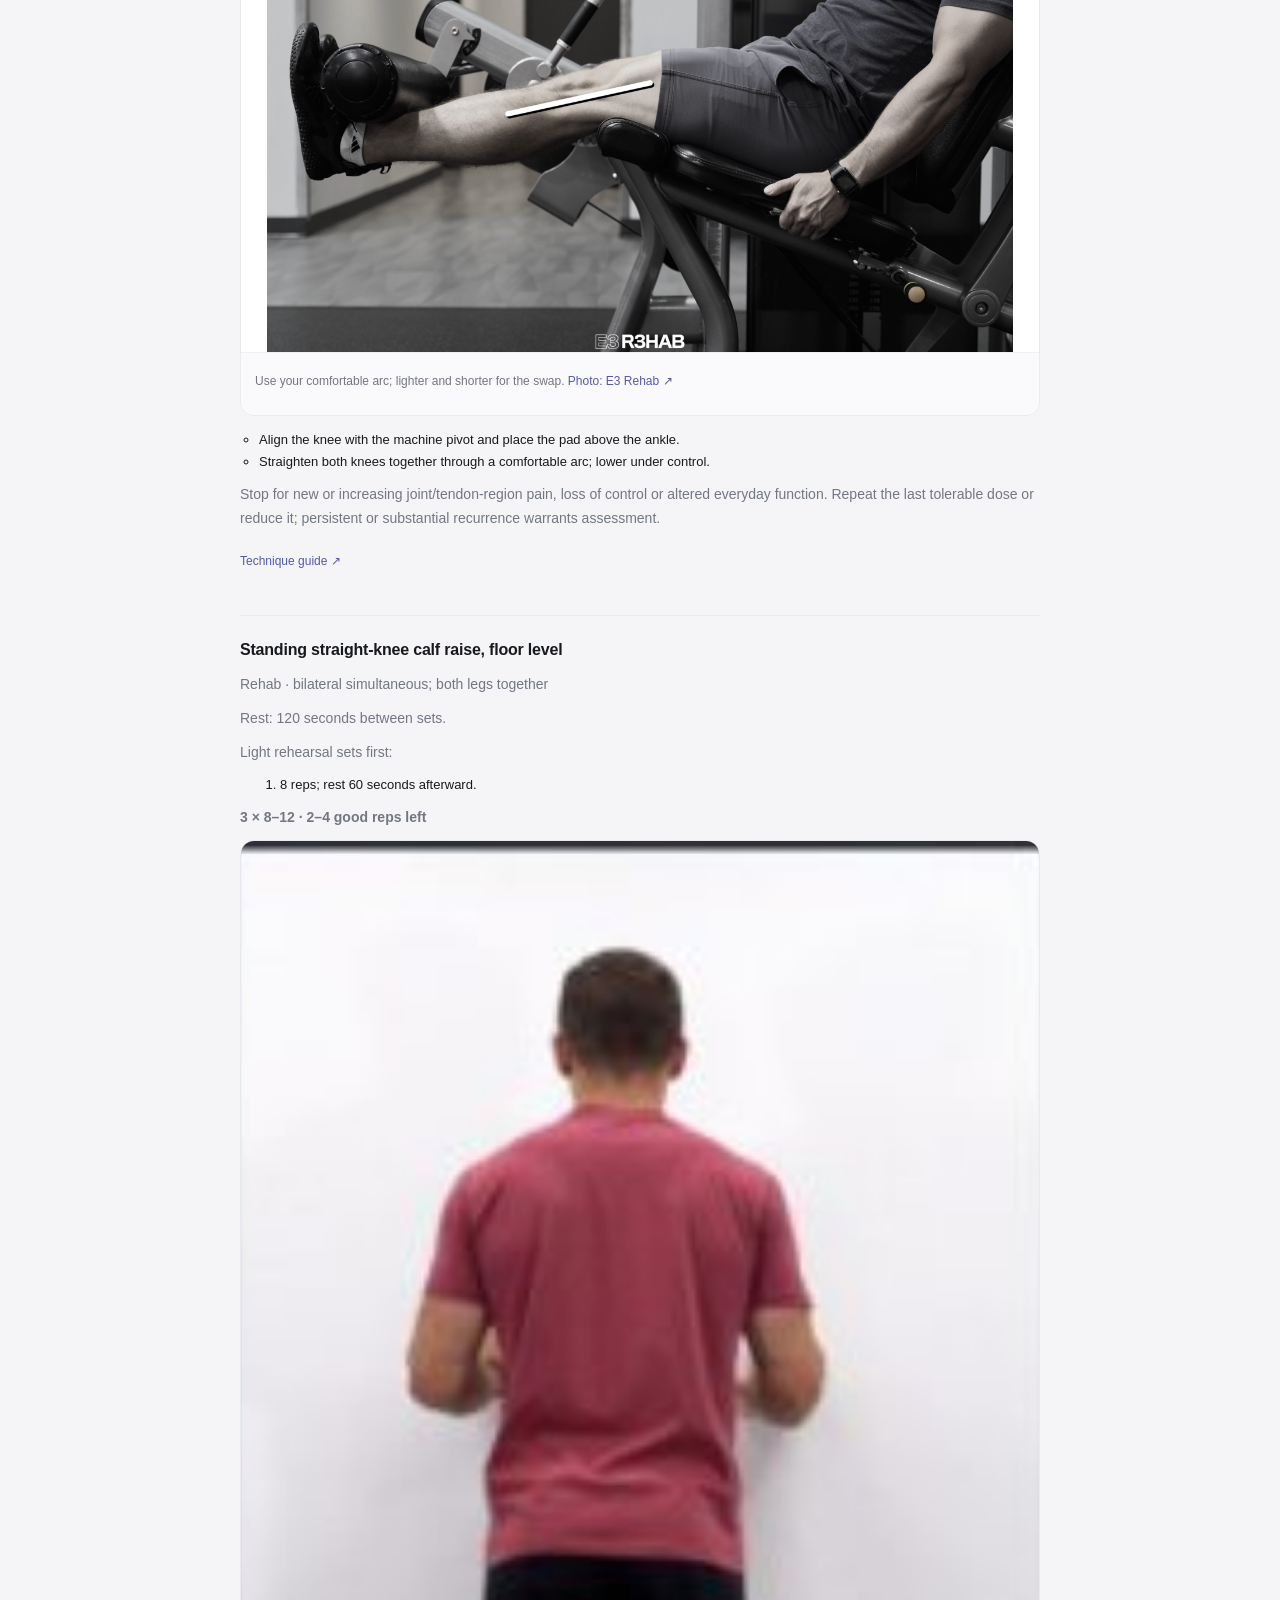
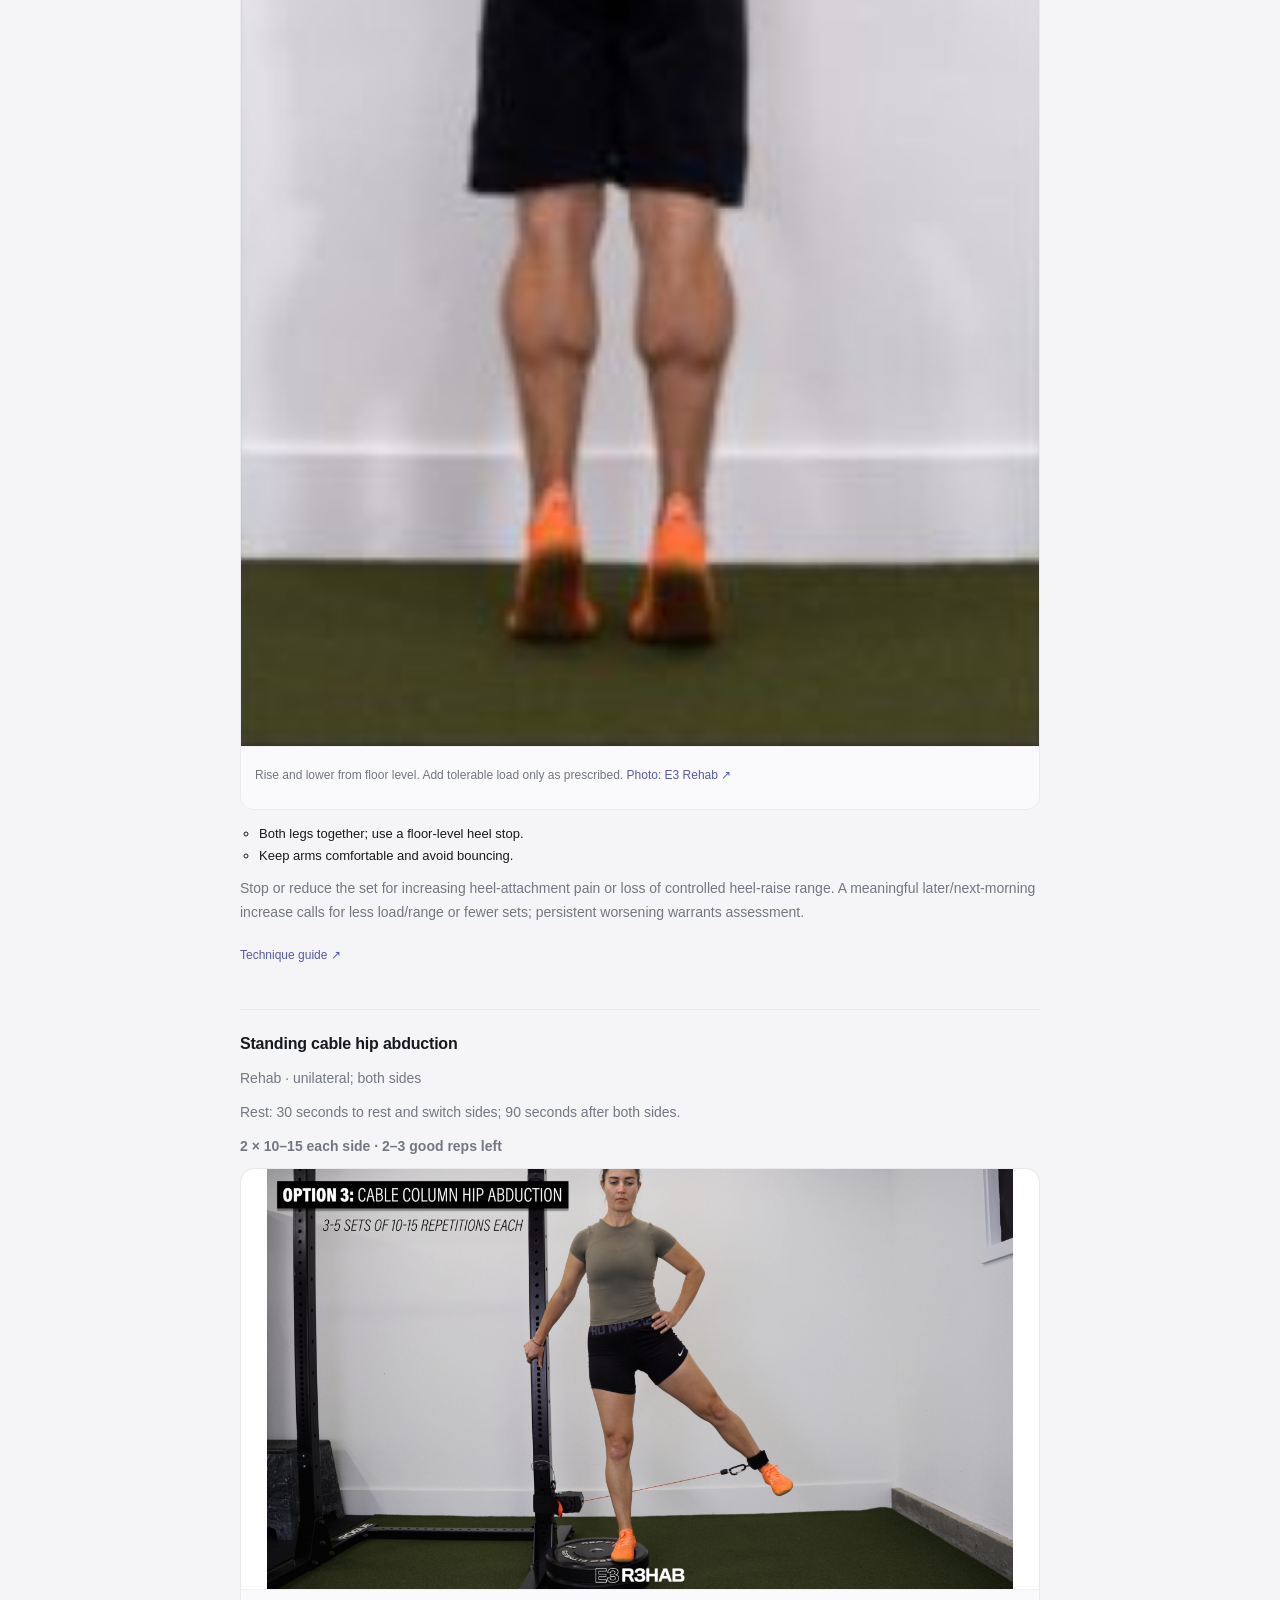
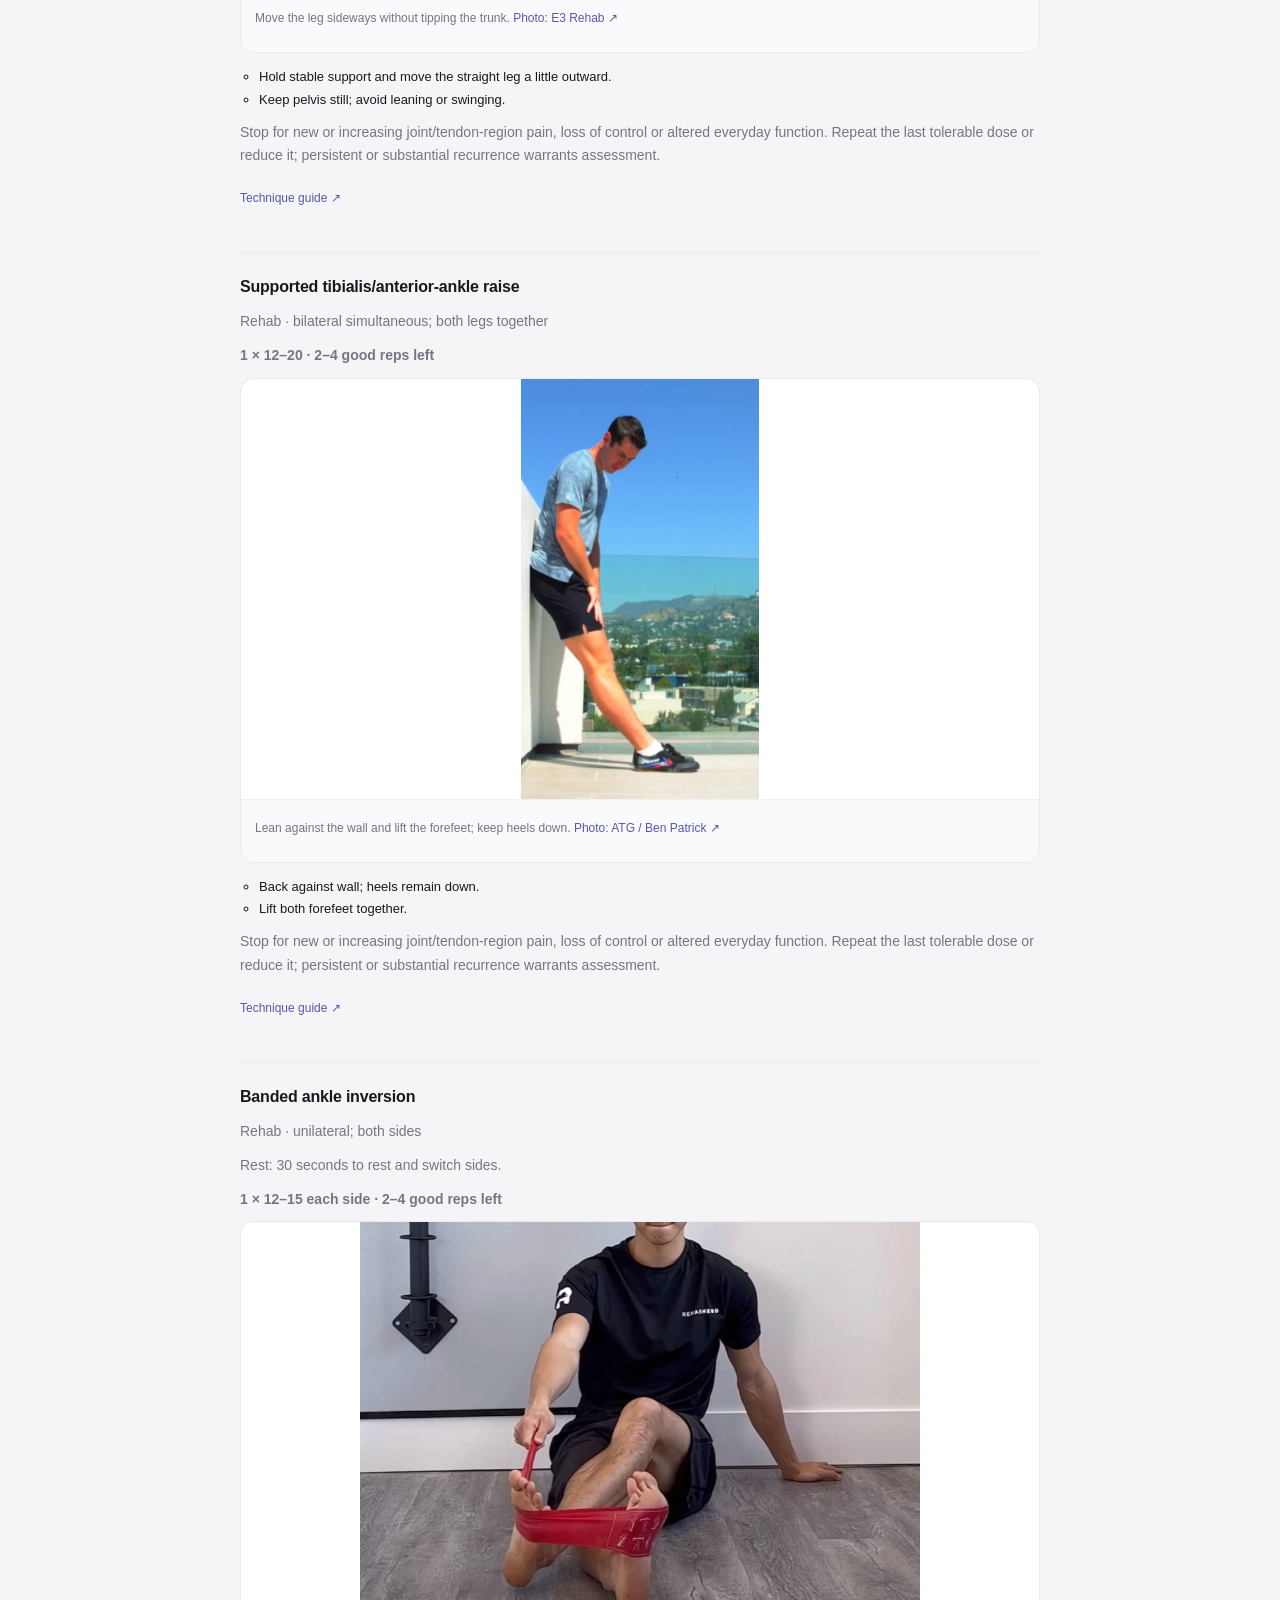
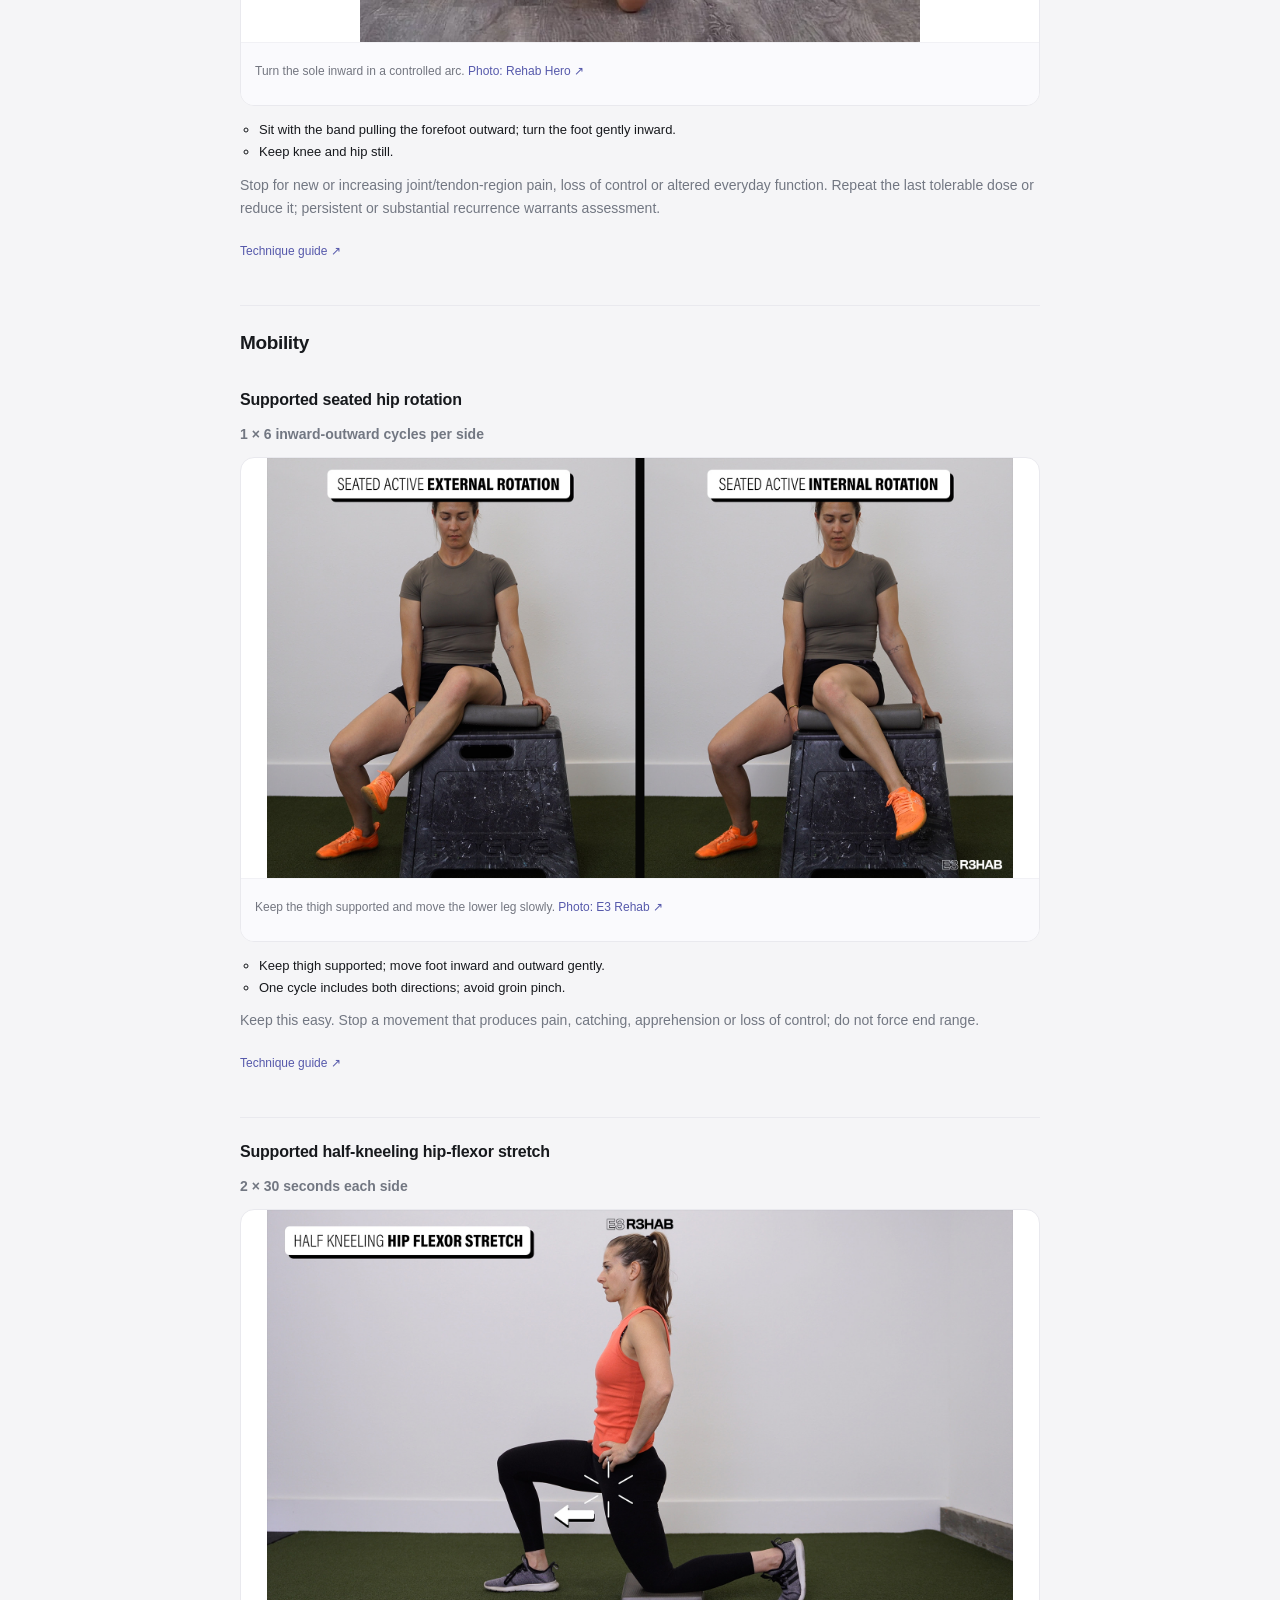
<file: lower-a.html>
<!doctype html><html lang="en"><head><meta charset="utf-8"><meta name="viewport" content="width=device-width,initial-scale=1"><meta name="robots" content="noindex,nofollow"><title>Lower A · Daily Rehab</title><link rel="stylesheet" href="styles.css"></head><body><main class="static-page"><a href="index.html#lower-a">Open interactive session</a><nav aria-label="Other sessions"><a href="upper-a.html">Upper A</a> · <a href="lower-a.html">Lower A</a> · <a href="upper-b.html">Upper B</a> · <a href="lower-b.html">Lower B</a> · <a href="upper-c.html">Upper C</a> · <a href="lower-c.html">Lower C</a></nav><div class="fallback"><p class="eyebrow">Your complete session</p>
<h1>Lower A</h1><p>Follow the sequence at your own pace. Choose manageable loads and comfortable ranges; leave the prescribed good repetitions in reserve.</p>
<h2>Warm up</h2><ol>
<li><h3>Easy bike</h3>
<p><strong>3 minutes, easy</strong></p><figure class="demo reference-photo"><img src="assets/support/body-positioning-1.jpg" alt="Easy pedalling on a stationary bike." loading="lazy" style="max-width:100%;max-height:420px;object-fit:contain"><figcaption>Keep this conversational and easy; adjust the bike to your comfort. <a href="https://www.hss.edu/health-library/move-better/set-up-exercise-bike" target="_blank" rel="noopener noreferrer">Photo: Hospital for Special Surgery ↗</a></figcaption></figure>
<ul><li>Pedal comfortably without chasing fatigue.</li></ul><p>Keep this easy. Stop a movement that produces pain, catching, apprehension or loss of control; do not force end range.</p>
<p><a href="https://www.orthoinfo.org/recovery/hip-conditioning-program/" target="_blank" rel="noopener noreferrer">Technique guide ↗</a></p>
</li>
<li><h3>Unweighted squat rehearsal</h3>
<p><strong>1 × 6, comfortable depth</strong></p><figure class="demo reference-photo"><span class="photo-frame"><span class="photo-crop" style="aspect-ratio:0.8507718696397942"><img src="assets/lower/groin-pain-rehab-41.jpg" alt="Unweighted squat rehearsal." loading="lazy" style="width:358.42293906810033%;height:171.52658662092625%;left:-127.9569892473118%;top:-35.506003430531734%"></span></span><figcaption>Use a comfortable depth and easy pace. <a href="https://e3rehab.com/groin-pain-rehab/" target="_blank" rel="noopener noreferrer">Photo: E3 Rehab ↗</a></figcaption></figure>
<ul><li>Keep a comfortable foot stance and easy depth.</li></ul><p>Keep this easy. Stop a movement that produces pain, catching, apprehension or loss of control; do not force end range.</p>
<p><a href="https://www.youtube.com/watch?v=6Z_vCGwOuOk" target="_blank" rel="noopener noreferrer">Technique guide ↗</a></p>
</li>
<li><h3>Unweighted hip hinge</h3>
<p><strong>1 × 6, comfortable reach</strong></p><figure class="demo reference-photo"><img src="assets/support/unweighted-hip-hinge.jpg" alt="Unweighted hip-hinge rehearsal shown from the side." loading="lazy" style="max-width:100%;max-height:420px;object-fit:contain"><figcaption>Send the hips back; use both feet evenly. Photo demonstrates a staggered stance. <a href="https://www.otpbooks.com/evan-osar-maintaining-hip-mobility/evan-oasr-hip-mobility-hip-hinge-progression-1/" target="_blank" rel="noopener noreferrer">Photo: On Target Publications / Evan Osar ↗</a></figcaption></figure>
<ul><li>Send hips back; keep reach easy and do not chase toe touch.</li></ul><p>Keep this easy. Stop a movement that produces pain, catching, apprehension or loss of control; do not force end range.</p>
<p><a href="https://www.youtube.com/watch?v=j8X3S98gOQE" target="_blank" rel="noopener noreferrer">Technique guide ↗</a></p>
</li>
<li><h3>Supported ankle weight shift</h3>
<p><strong>1 × 6 each side</strong></p><figure class="demo reference-photo"><img src="assets/support/ankle-shift.jpg" alt="Supported forward ankle weight shift with the heel on the floor." loading="lazy" style="max-width:100%;max-height:420px;object-fit:contain"><figcaption>Shift only slightly forward; no need to touch the wall or force a stretch. <a href="https://westendphysio.com/weekly-exercises/knee-to-wall-ankle-exercise/" target="_blank" rel="noopener noreferrer">Photo: West End Physio ↗</a></figcaption></figure>
<ul><li>Shift forward slightly with heel supported; return.</li><li>No forced heel-attachment stretch.</li></ul><p>Keep this easy. Stop a movement that produces pain, catching, apprehension or loss of control; do not force end range.</p>
<p><a href="https://www.plymouthhospitals.nhs.uk/display-pil/pil-ankle-sprain-injury-3960/" target="_blank" rel="noopener noreferrer">Technique guide ↗</a></p>
</li>
<li><h3>Easy bilateral floor calf raise</h3>
<p><strong>1 × 8, both legs together; includes transition</strong></p><figure class="demo reference-photo"><span class="photo-frame"><span class="photo-crop" style="aspect-ratio:0.5303030303030304"><img src="assets/lower/achilles-26.jpg" alt="Easy bilateral calf raise from a flat floor." loading="lazy" style="width:476.1904761904762%;height:142.04545454545456%;left:-8.571428571428571%;top:-20.738636363636363%"></span></span><figcaption>Use hand support and stop the lowering at floor level. <a href="https://e3rehab.com/achilles/" target="_blank" rel="noopener noreferrer">Photo: E3 Rehab ↗</a></figcaption></figure>
<ul><li>Rise and lower together, stopping at floor level.</li><li>Keep the rehearsal easy.</li></ul><p>Keep this easy. Stop a movement that produces pain, catching, apprehension or loss of control; do not force end range.</p>
<p><a href="https://www.youtube.com/watch?v=DnxahqgsAEw" target="_blank" rel="noopener noreferrer">Technique guide ↗</a></p>
</li>
</ol>
<h2>Strength & targeted rehab</h2><ol>
<li class="fallback-exercise"><h3>Goblet squat</h3><p>Strength · bilateral simultaneous; both legs together</p>
<p>Rest: 150 seconds between sets.</p>
<p>Light rehearsal sets first:</p><ol><li>8 reps; rest 45 seconds afterward.</li><li>5 reps; rest 60 seconds afterward.</li><li>3 reps; rest 90 seconds afterward.</li></ol>
<p><strong>3 × 8–10 · 2–3 good reps left</strong></p><figure class="demo reference-photo"><span class="photo-frame"><span class="photo-crop" style="aspect-ratio:0.9101978691019788"><img src="assets/lower/groin-pain-rehab-41.jpg" alt="Goblet squat holding a dumbbell at the chest." loading="lazy" style="width:334.4481605351171%;height:171.2328767123288%;left:-225.41806020066892%;top:-35.273972602739725%"></span></span><figcaption>Use a comfortable stance and depth. <a href="https://e3rehab.com/groin-pain-rehab/" target="_blank" rel="noopener noreferrer">Photo: E3 Rehab ↗</a></figcaption></figure>
<ul><li>Hold close to the chest.</li><li>Use a comfortable depth; heel wedge is optional.</li></ul><p>Stop for new or increasing joint/tendon-region pain, loss of control or altered everyday function. Repeat the last tolerable dose or reduce it; persistent or substantial recurrence warrants assessment.</p>
<p><a href="https://www.youtube.com/watch?v=6Z_vCGwOuOk" target="_blank" rel="noopener noreferrer">Technique guide ↗</a></p>
</li>
<li class="fallback-exercise"><h3>Dumbbell Romanian deadlift</h3><p>Strength · bilateral simultaneous; both legs together</p>
<p>Rest: 150 seconds between sets.</p>
<p>Light rehearsal sets first:</p><ol><li>6 reps; rest 60 seconds afterward.</li><li>3 reps; rest 90 seconds afterward.</li></ol>
<p><strong>3 × 8–10 · 2–3 good reps left</strong></p><figure class="demo reference-photo"><span class="photo-frame"><span class="photo-crop" style="aspect-ratio:0.8897894855341663"><img src="assets/lower/groin-pain-rehab-55.jpg" alt="Dumbbell Romanian deadlift with hips back." loading="lazy" style="width:202.42914979757086%;height:101.31712259371834%;left:-101.61943319838058%;top:-0.4052684903748734%"></span></span><figcaption>Keep the weights close and stop at a comfortable hamstring stretch. <a href="https://e3rehab.com/groin-pain-rehab/" target="_blank" rel="noopener noreferrer">Photo: E3 Rehab ↗</a></figcaption></figure>
<ul><li>Keep dumbbells close; they need not touch the floor.</li><li>Reduce load or range if grip/back control limits the set.</li></ul><p>Stop for new or increasing joint/tendon-region pain, loss of control or altered everyday function. Repeat the last tolerable dose or reduce it; persistent or substantial recurrence warrants assessment.</p>
<p><a href="https://www.youtube.com/watch?v=6Z_vCGwOuOk" target="_blank" rel="noopener noreferrer">Technique guide ↗</a></p>
</li>
<li class="fallback-exercise"><h3>Floor crunch, optional chest-held weight</h3><p>Strength · bilateral trunk movement</p>
<p>Rest: 90 seconds between sets.</p>
<p><strong>3 × 10–15 · 2–3 good reps left</strong></p><figure class="demo reference-photo"><img src="assets/lower/floor-crunch-raised.jpg" alt="Floor crunch with knees bent and arms crossed over the chest." loading="lazy" style="max-width:100%;max-height:420px;object-fit:contain"><figcaption>Curl the shoulder blades off the floor. Optional chest-held load is not pictured. <a href="https://www.motionsplan.dk/oevelse/maveboejning/" target="_blank" rel="noopener noreferrer">Photo: Motionsplan ↗</a></figcaption></figure>
<ul><li>Curl the upper trunk gently, exhaling; do not pull on the head.</li><li>Begin bodyweight; any small added weight rests on the chest.</li></ul><p>Stop for new or increasing joint/tendon-region pain, loss of control or altered everyday function. Repeat the last tolerable dose or reduce it; persistent or substantial recurrence warrants assessment.</p>
<p><a href="https://www.acefitness.org/resources/everyone/exercise-library/52/crunch/" target="_blank" rel="noopener noreferrer">Technique guide ↗</a></p>
</li>
<li class="fallback-exercise"><h3>Leg-extension machine</h3><p>Rehab · bilateral simultaneous; both legs together</p>
<p>Rest: 60 seconds between sets.</p>
<p><strong>2 × 8–12 · 2–4 good reps left</strong></p><figure class="demo reference-photo"><img src="assets/lower/how-to-perform-leg-extensions-13.jpg" alt="Leg-extension machine with knees extending against the pad." loading="lazy" style="max-width:100%;max-height:420px;object-fit:contain"><figcaption>Use your comfortable arc; lighter and shorter for the swap. <a href="https://e3rehab.com/how-to-perform-leg-extensions/" target="_blank" rel="noopener noreferrer">Photo: E3 Rehab ↗</a></figcaption></figure>
<ul><li>Align the knee with the machine pivot and place the pad above the ankle.</li><li>Straighten both knees together through a comfortable arc; lower under control.</li></ul><p>Stop for new or increasing joint/tendon-region pain, loss of control or altered everyday function. Repeat the last tolerable dose or reduce it; persistent or substantial recurrence warrants assessment.</p>
<p><a href="https://www.youtube.com/watch?v=_95-vz83X4M" target="_blank" rel="noopener noreferrer">Technique guide ↗</a></p>
</li>
<li class="fallback-exercise"><h3>Standing straight-knee calf raise, floor level</h3><p>Rehab · bilateral simultaneous; both legs together</p>
<p>Rest: 120 seconds between sets.</p>
<p>Light rehearsal sets first:</p><ol><li>8 reps; rest 60 seconds afterward.</li></ol>
<p><strong>3 × 8–12 · 2–4 good reps left</strong></p><figure class="demo reference-photo"><span class="photo-frame"><span class="photo-crop" style="aspect-ratio:0.5303030303030304"><img src="assets/lower/achilles-26.jpg" alt="Bilateral straight-knee calf raise from a flat floor." loading="lazy" style="width:476.1904761904762%;height:142.04545454545456%;left:-8.571428571428571%;top:-20.738636363636363%"></span></span><figcaption>Rise and lower from floor level. Add tolerable load only as prescribed. <a href="https://e3rehab.com/achilles/" target="_blank" rel="noopener noreferrer">Photo: E3 Rehab ↗</a></figcaption></figure>
<ul><li>Both legs together; use a floor-level heel stop.</li><li>Keep arms comfortable and avoid bouncing.</li></ul><p>Stop or reduce the set for increasing heel-attachment pain or loss of controlled heel-raise range. A meaningful later/next-morning increase calls for less load/range or fewer sets; persistent worsening warrants assessment.</p>
<p><a href="https://www.youtube.com/watch?v=DnxahqgsAEw" target="_blank" rel="noopener noreferrer">Technique guide ↗</a></p>
</li>
<li class="fallback-exercise"><h3>Standing cable hip abduction</h3><p>Rehab · unilateral; both sides</p>
<p>Rest: 30 seconds to rest and switch sides; 90 seconds after both sides.</p>
<p><strong>2 × 10–15 each side · 2–3 good reps left</strong></p><figure class="demo reference-photo"><img src="assets/lower/groin-pain-rehab-29.jpg" alt="Standing cable hip abduction using hand support." loading="lazy" style="max-width:100%;max-height:420px;object-fit:contain"><figcaption>Move the leg sideways without tipping the trunk. <a href="https://e3rehab.com/groin-pain-rehab/" target="_blank" rel="noopener noreferrer">Photo: E3 Rehab ↗</a></figcaption></figure>
<ul><li>Hold stable support and move the straight leg a little outward.</li><li>Keep pelvis still; avoid leaning or swinging.</li></ul><p>Stop for new or increasing joint/tendon-region pain, loss of control or altered everyday function. Repeat the last tolerable dose or reduce it; persistent or substantial recurrence warrants assessment.</p>
<p><a href="https://www.youtube.com/watch?v=6Z_vCGwOuOk" target="_blank" rel="noopener noreferrer">Technique guide ↗</a></p>
</li>
<li class="fallback-exercise"><h3>Supported tibialis/anterior-ankle raise</h3><p>Rehab · bilateral simultaneous; both legs together</p>
<p><strong>1 × 12–20 · 2–4 good reps left</strong></p><figure class="demo reference-photo"><img src="assets/lower/atgtib-1.png" alt="Wall-supported tibialis raise with heels on the floor." loading="lazy" style="max-width:100%;max-height:420px;object-fit:contain"><figcaption>Lean against the wall and lift the forefeet; keep heels down. <a href="https://app.atgonlinecoaching.com/articles/article-chapter-1-of-the-knee-ability-zero-picture-book" target="_blank" rel="noopener noreferrer">Photo: ATG / Ben Patrick ↗</a></figcaption></figure>
<ul><li>Back against wall; heels remain down.</li><li>Lift both forefeet together.</li></ul><p>Stop for new or increasing joint/tendon-region pain, loss of control or altered everyday function. Repeat the last tolerable dose or reduce it; persistent or substantial recurrence warrants assessment.</p>
<p><a href="https://www.youtube.com/watch?v=gNS_QjGAs_k" target="_blank" rel="noopener noreferrer">Technique guide ↗</a></p>
</li>
<li class="fallback-exercise"><h3>Banded ankle inversion</h3><p>Rehab · unilateral; both sides</p>
<p>Rest: 30 seconds to rest and switch sides.</p>
<p><strong>1 × 12–15 each side · 2–4 good reps left</strong></p><figure class="demo reference-photo"><img src="assets/lower/band-inversion.jpg" alt="Seated band ankle inversion." loading="lazy" style="max-width:100%;max-height:420px;object-fit:contain"><figcaption>Turn the sole inward in a controlled arc. <a href="https://www.rehabhero.ca/exercise/ankle-lnversion-with-band" target="_blank" rel="noopener noreferrer">Photo: Rehab Hero ↗</a></figcaption></figure>
<ul><li>Sit with the band pulling the forefoot outward; turn the foot gently inward.</li><li>Keep knee and hip still.</li></ul><p>Stop for new or increasing joint/tendon-region pain, loss of control or altered everyday function. Repeat the last tolerable dose or reduce it; persistent or substantial recurrence warrants assessment.</p>
<p><a href="https://www.worcsacute.nhs.uk/leaflets/ankle-sprain/" target="_blank" rel="noopener noreferrer">Technique guide ↗</a></p>
</li>
</ol>
<h2>Mobility</h2><ol>
<li><h3>Supported seated hip rotation</h3>
<p><strong>1 × 6 inward-outward cycles per side</strong></p><figure class="demo reference-photo"><img src="assets/support/Seated-IR-and-ER.jpg" alt="Supported seated hip internal and external rotation." loading="lazy" style="max-width:100%;max-height:420px;object-fit:contain"><figcaption>Keep the thigh supported and move the lower leg slowly. <a href="https://e3rehab.com/how-to-improve-your-hip-range-of-motion/" target="_blank" rel="noopener noreferrer">Photo: E3 Rehab ↗</a></figcaption></figure>
<ul><li>Keep thigh supported; move foot inward and outward gently.</li><li>One cycle includes both directions; avoid groin pinch.</li></ul><p>Keep this easy. Stop a movement that produces pain, catching, apprehension or loss of control; do not force end range.</p>
<p><a href="https://www.rnoh.nhs.uk/patients-and-visitors/patient-information-guides/total-hip-replacement-exercise-pack" target="_blank" rel="noopener noreferrer">Technique guide ↗</a></p>
</li>
<li><h3>Supported half-kneeling hip-flexor stretch</h3>
<p><strong>2 × 30 seconds each side</strong></p><figure class="demo reference-photo"><img src="assets/support/Hip-Flexor-Stretch-9.jpg" alt="Half-kneeling hip-flexor stretch with the rear knee padded." loading="lazy" style="max-width:100%;max-height:420px;object-fit:contain"><figcaption>Use hand support if needed; stay upright without forcing depth. <a href="https://e3rehab.com/how-to-improve-your-hip-range-of-motion/" target="_blank" rel="noopener noreferrer">Photo: E3 Rehab ↗</a></figcaption></figure>
<ul><li>Use a small forward shift with a gently tucked pelvis.</li><li>Do not arch the back or force the rear hip.</li></ul><p>Keep this easy. Stop a movement that produces pain, catching, apprehension or loss of control; do not force end range.</p>
<p><a href="https://www.dynamichealth.nhs.uk/help-and-advice/hip-pain/femoral-acetabular-impingement/" target="_blank" rel="noopener noreferrer">Technique guide ↗</a></p>
</li>
</ol>
<p>Use the interactive copy for swaps and temporary adjustments. No workout history is recorded.</p></div></main></body></html>
</file>
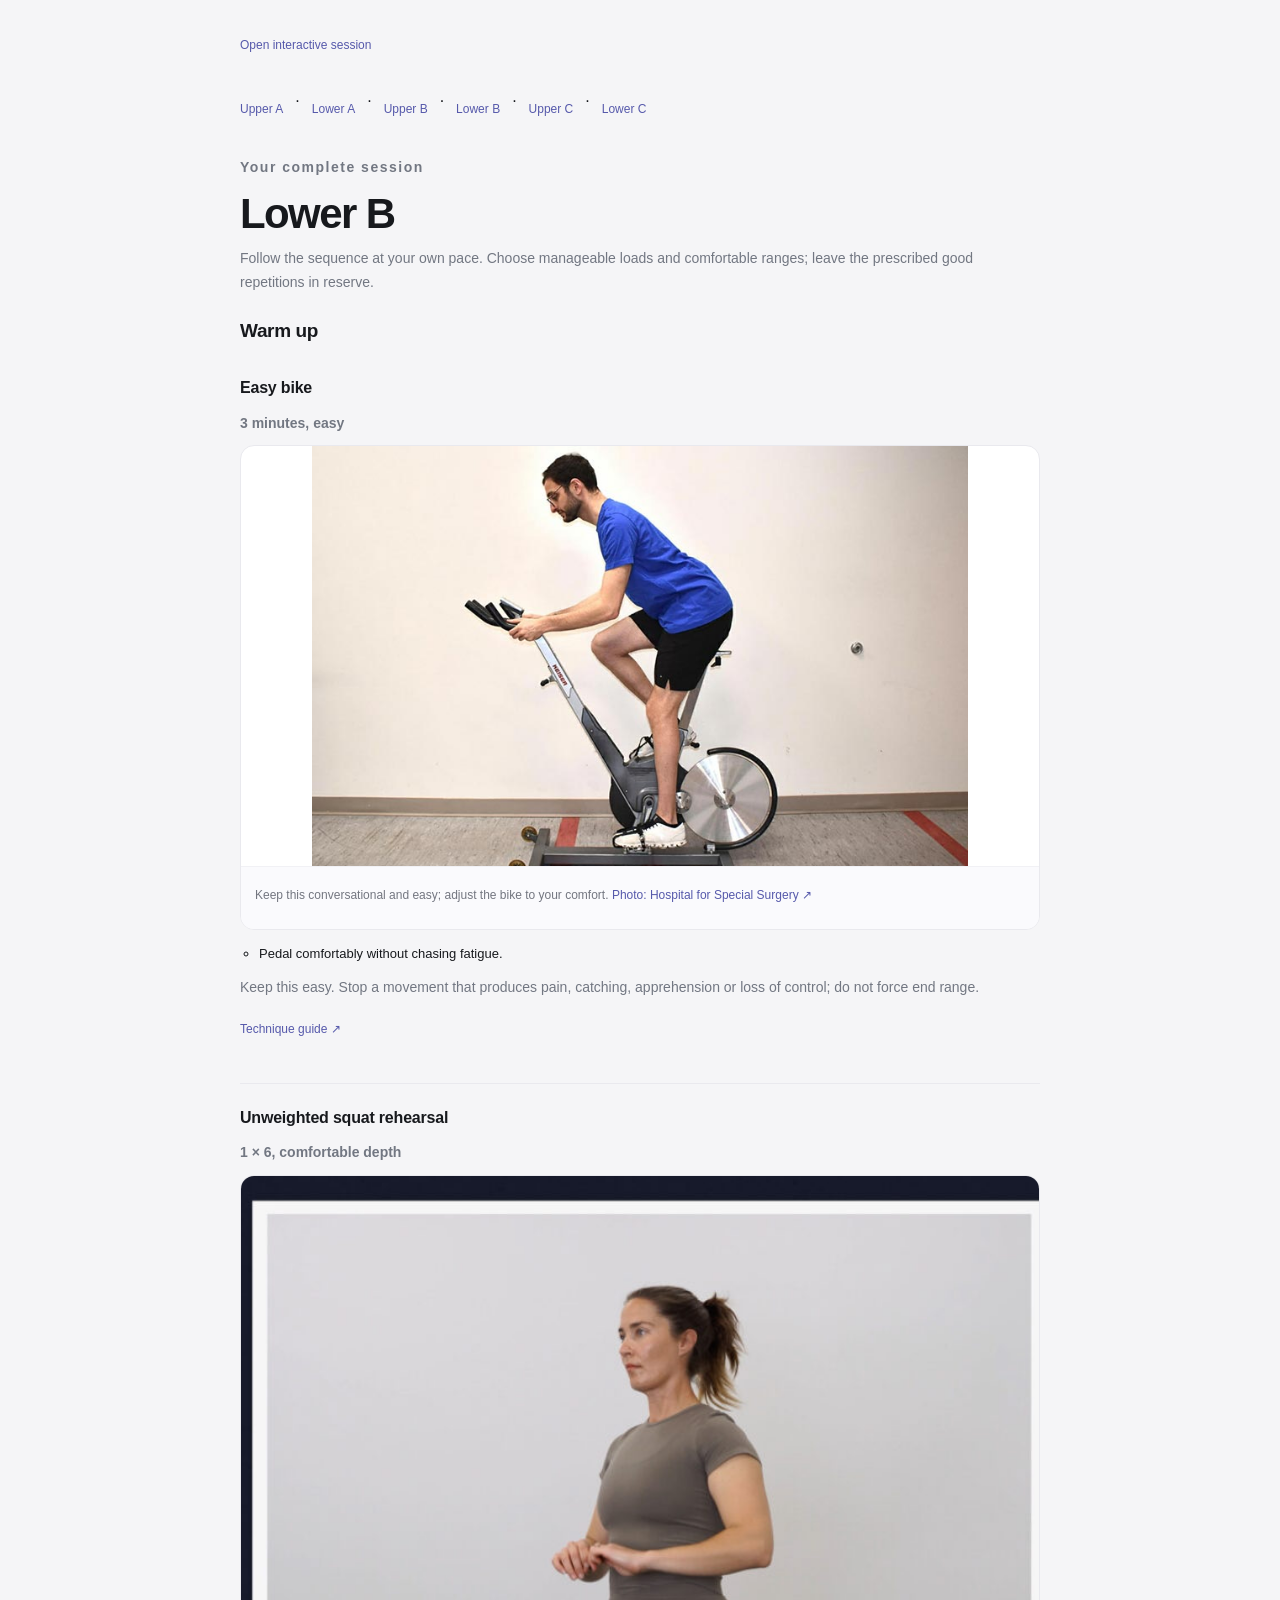
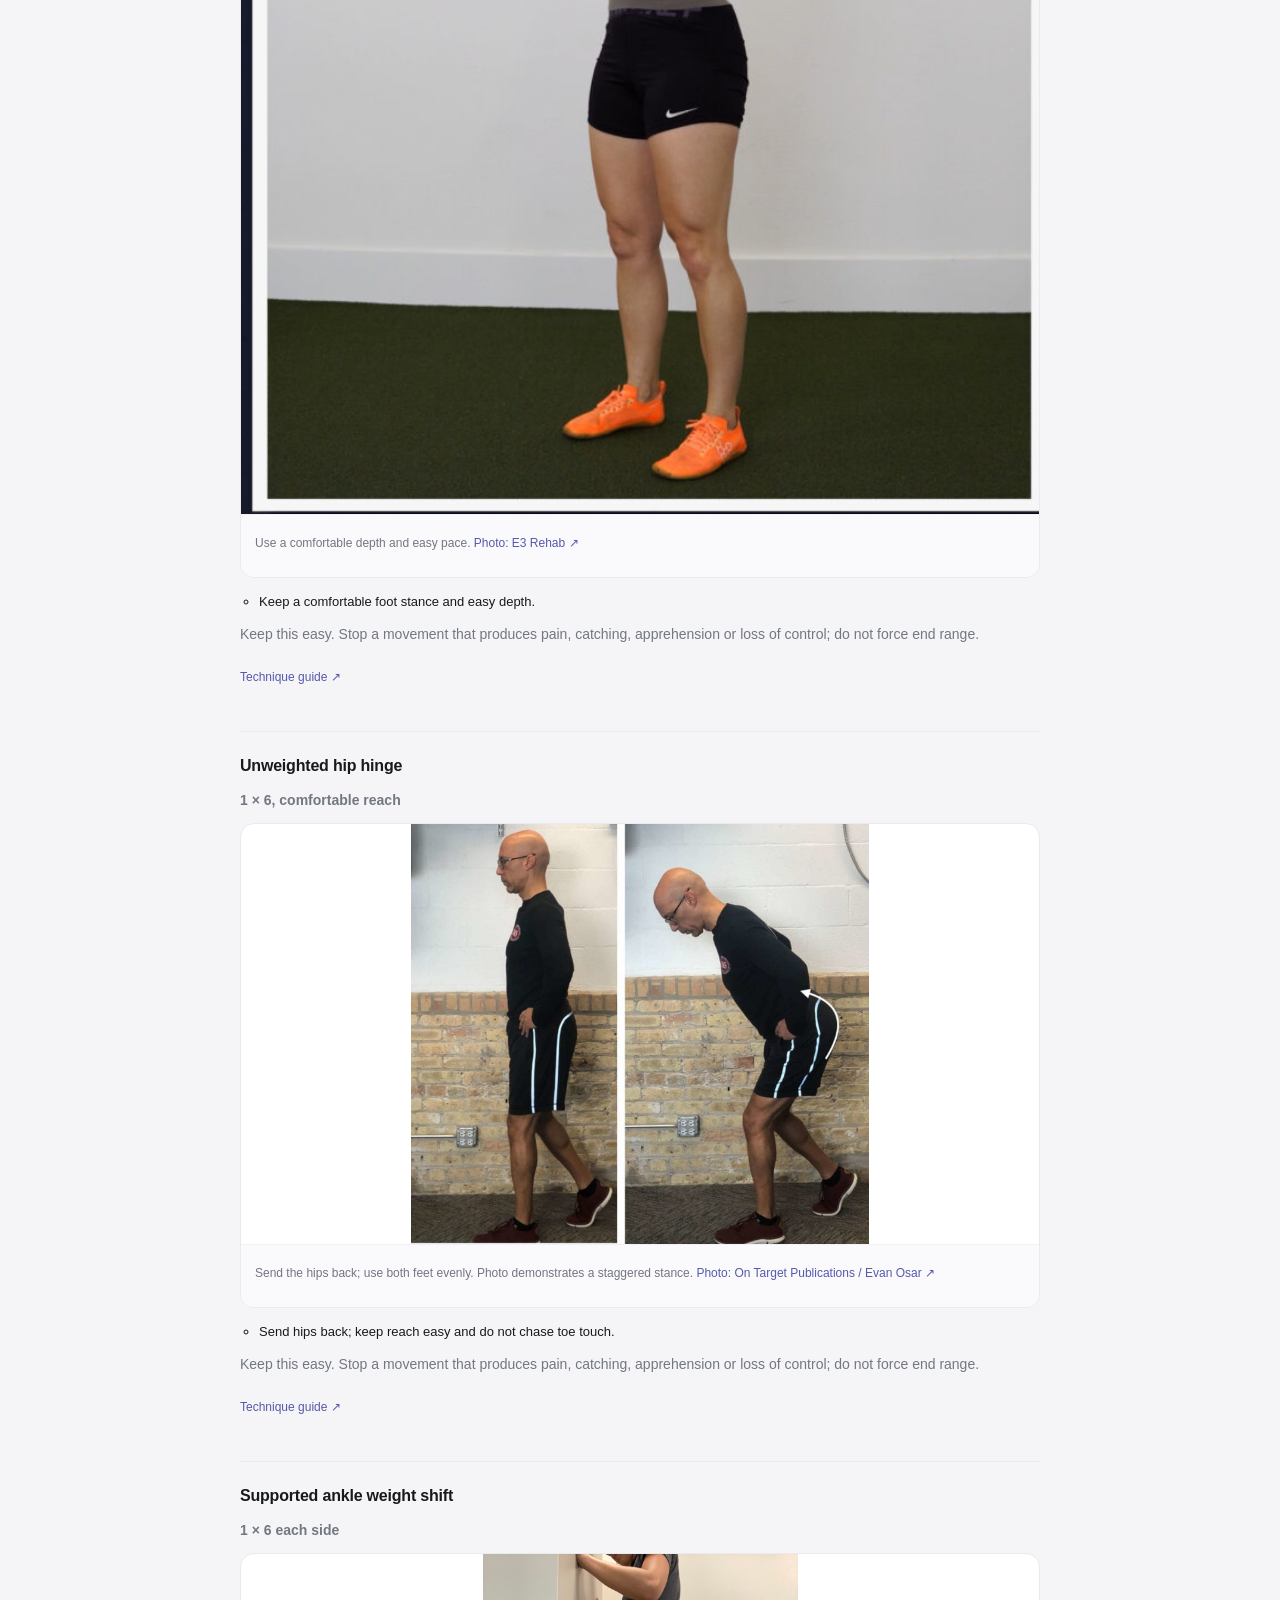
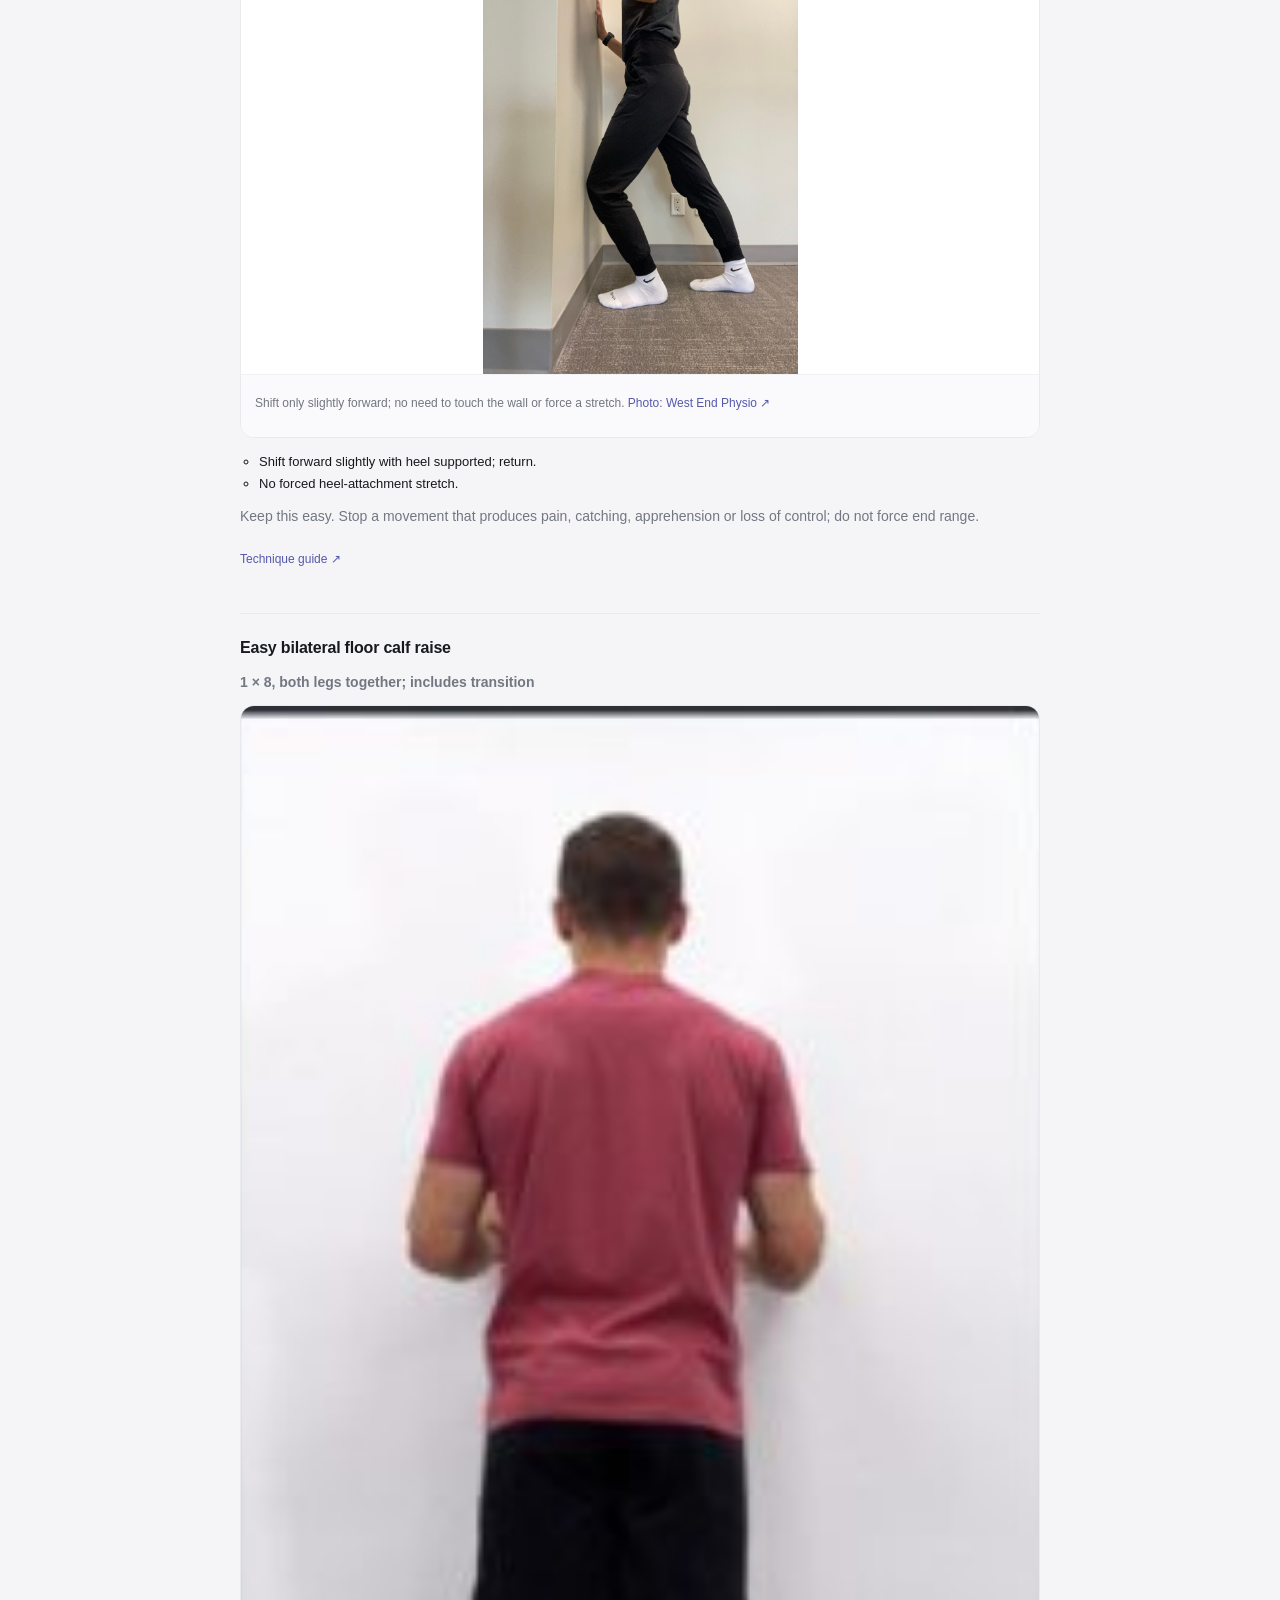
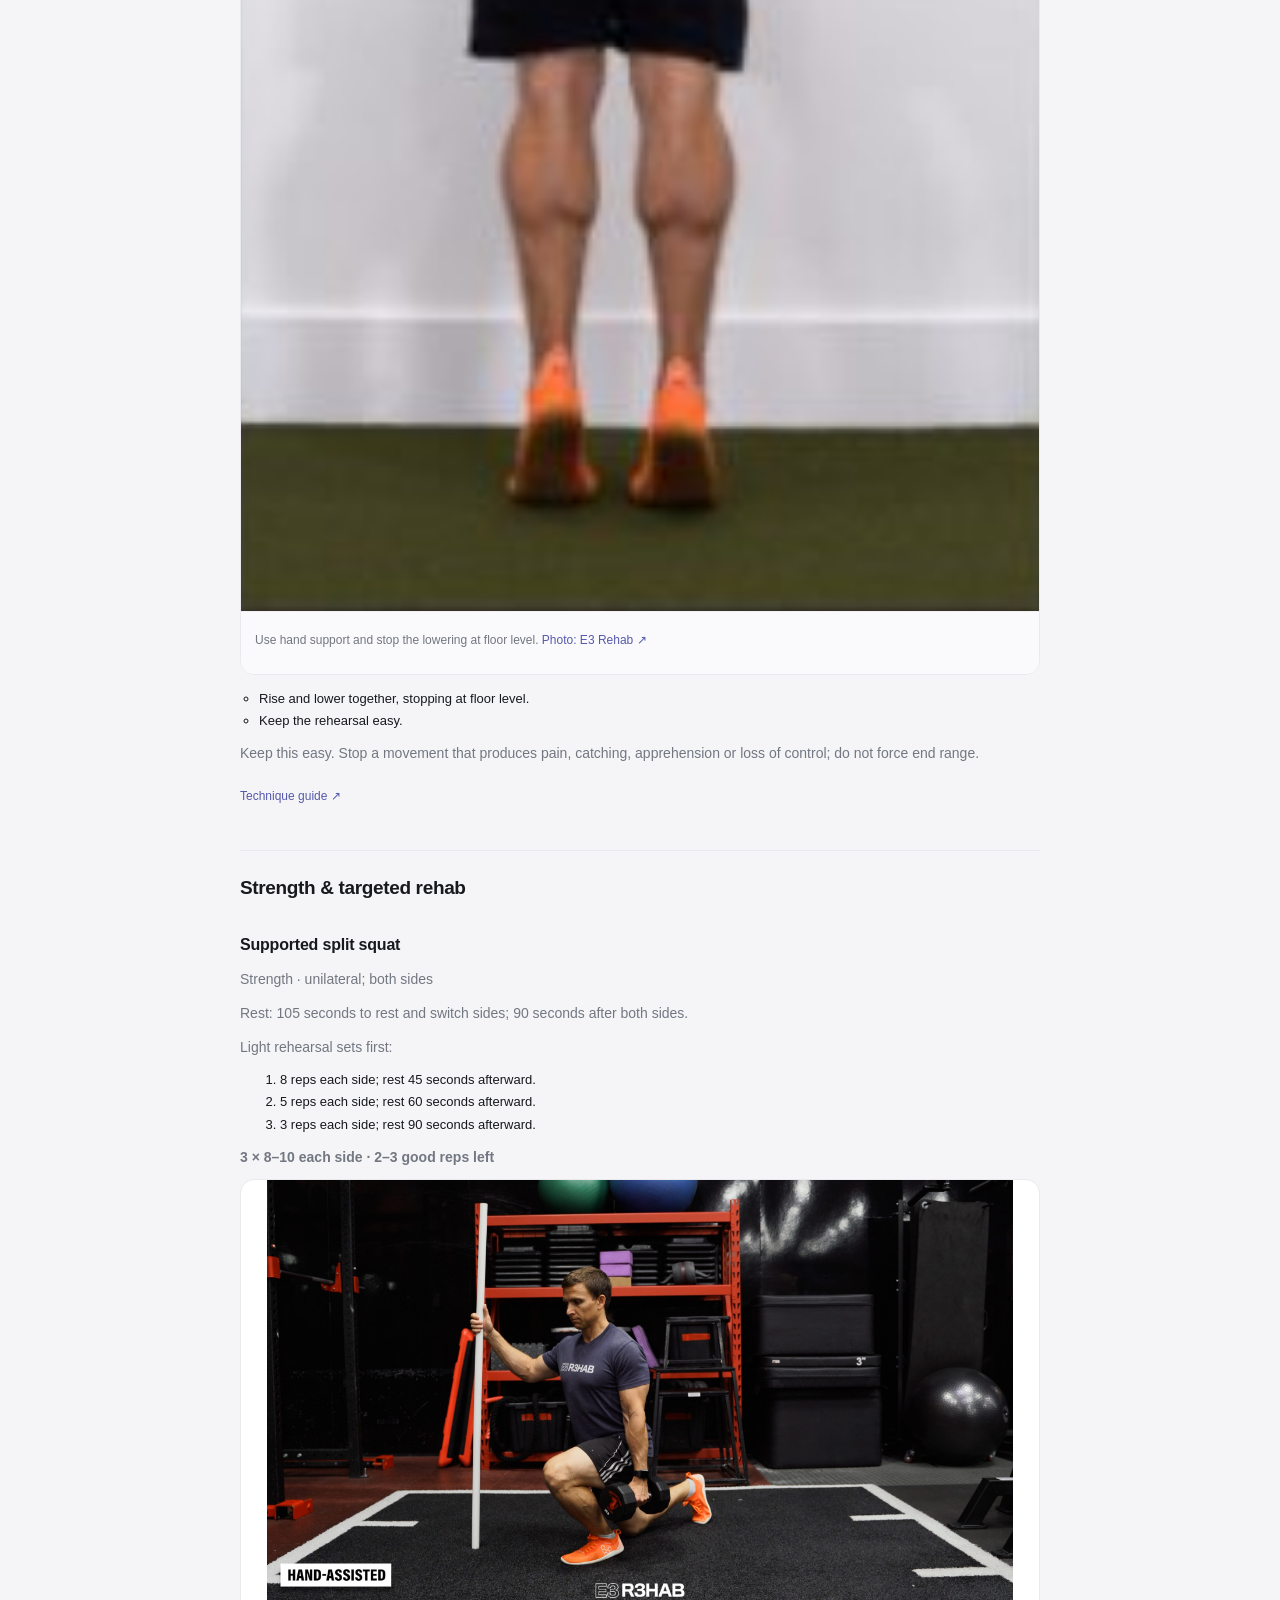
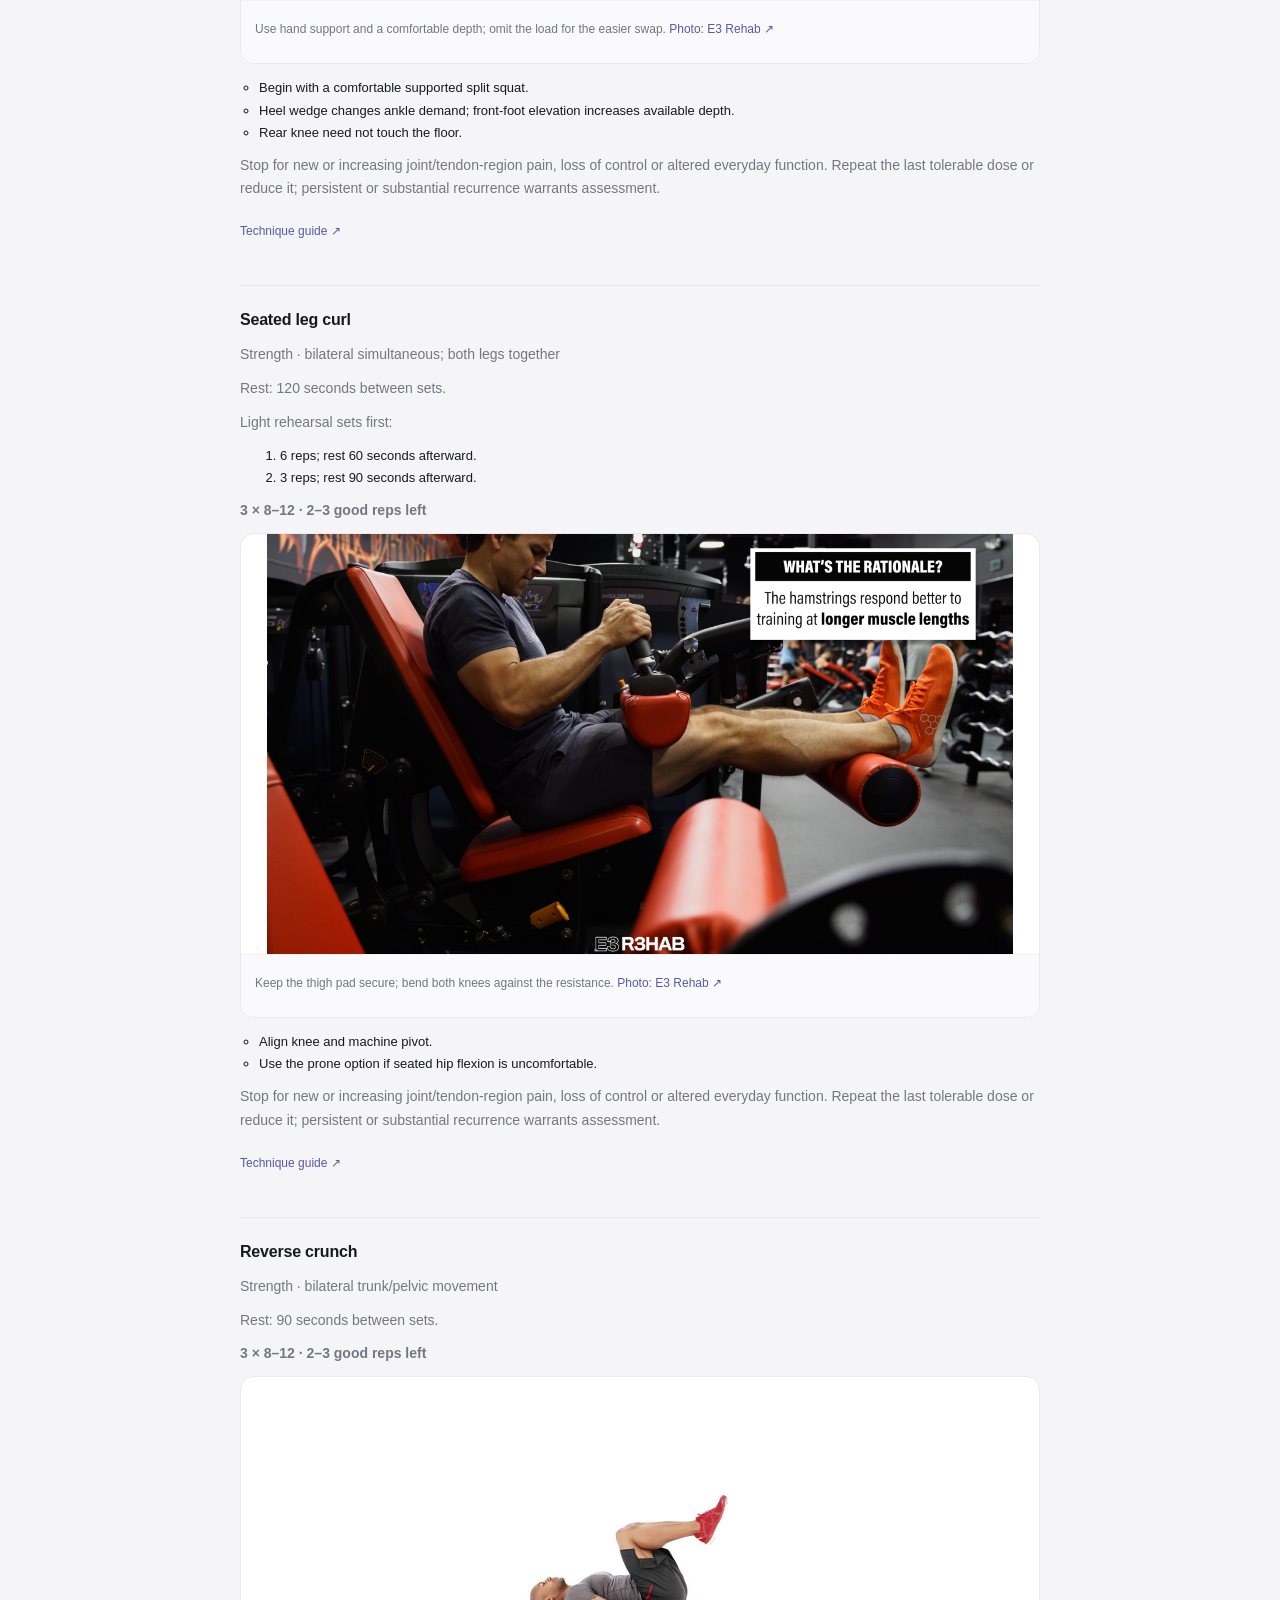
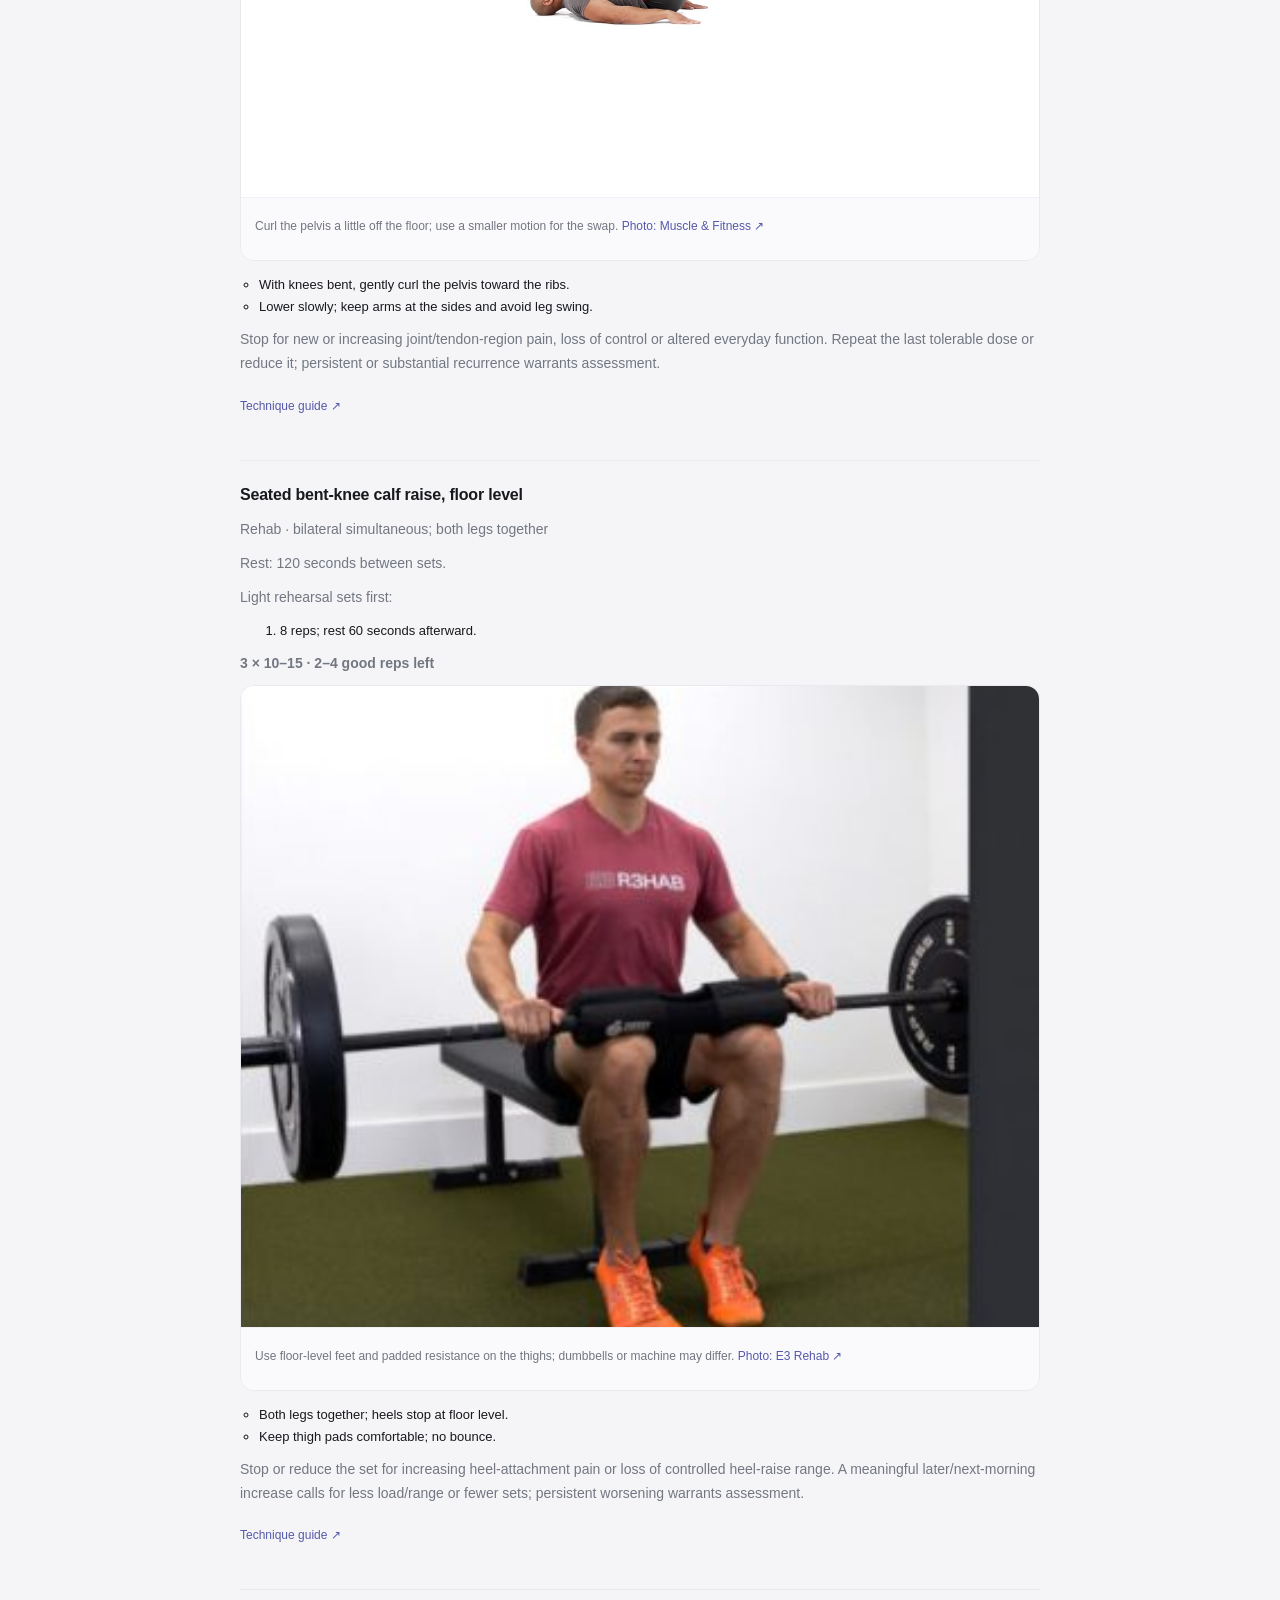
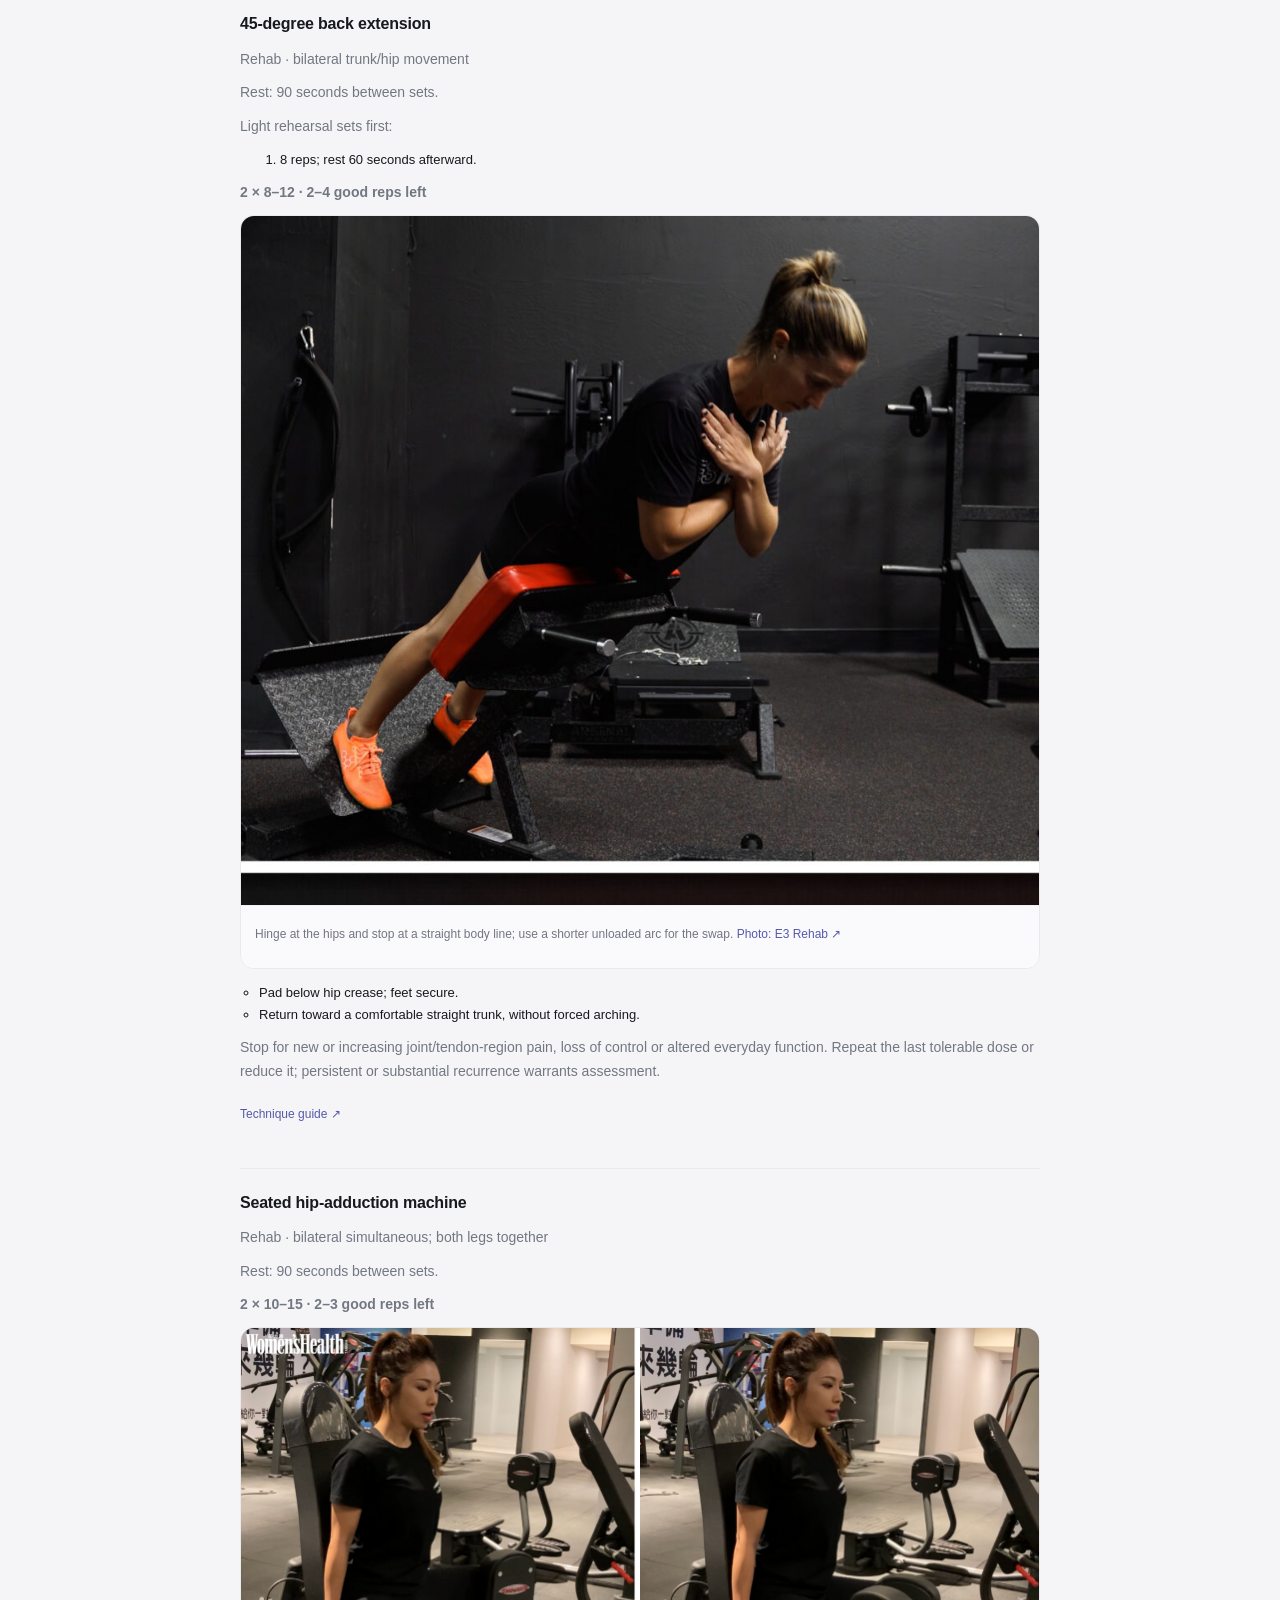
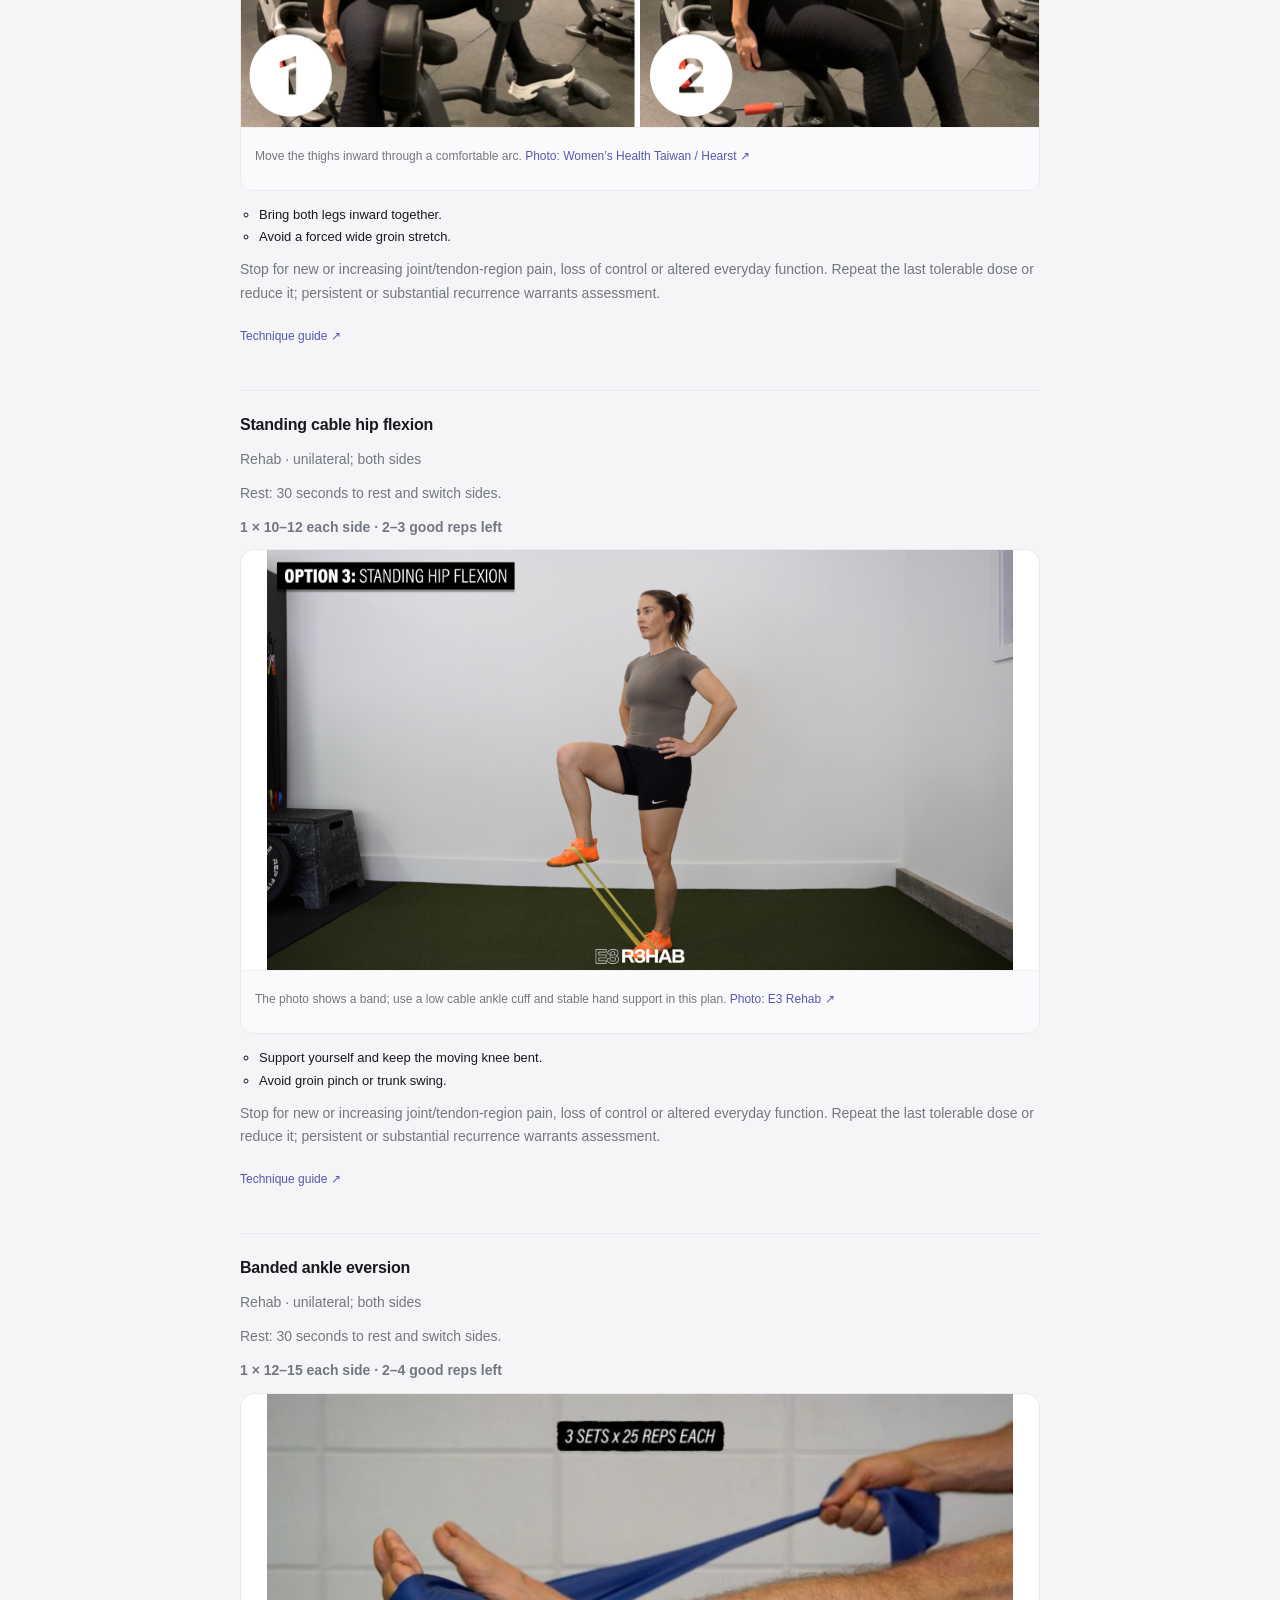
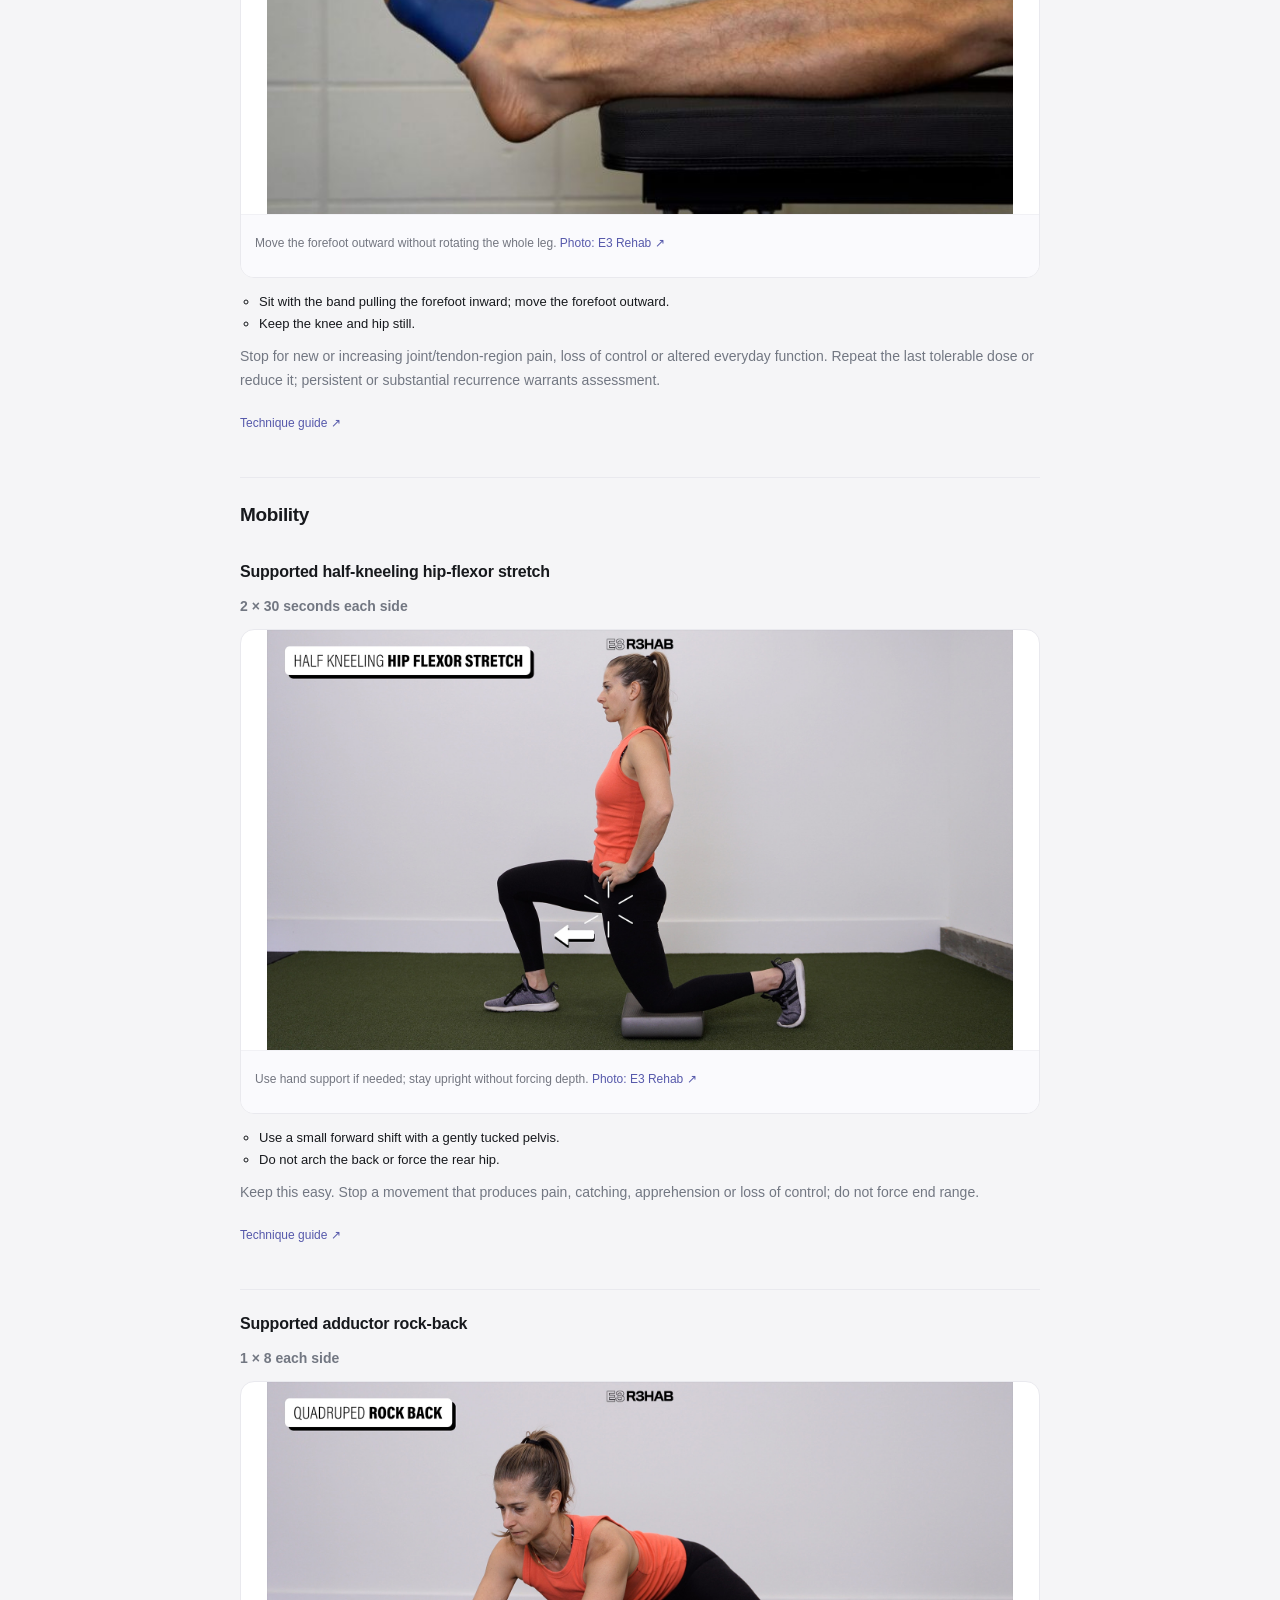
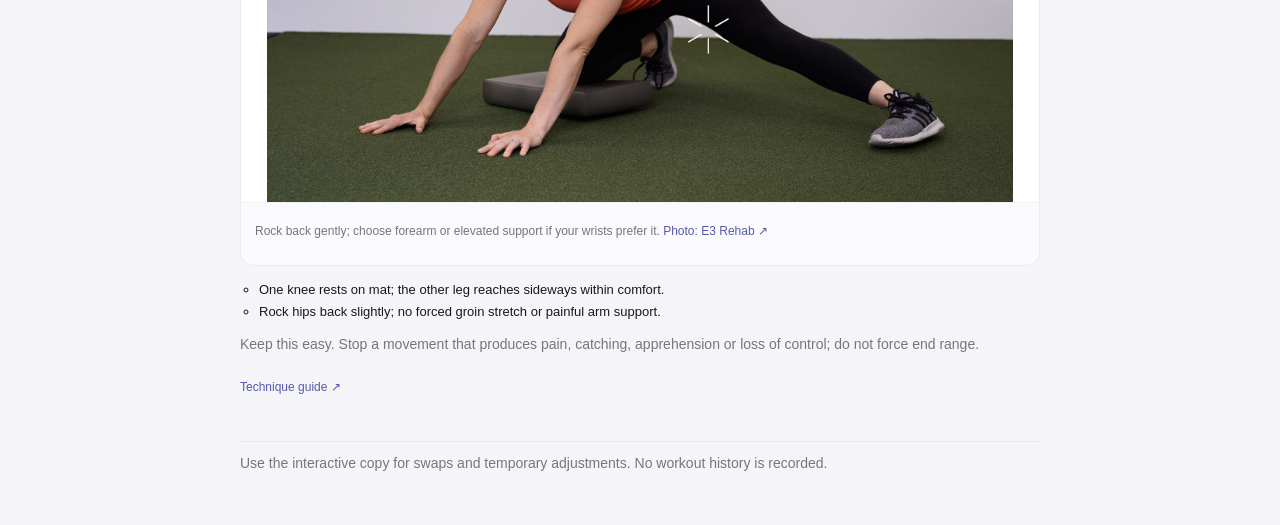
<file: lower-b.html>
<!doctype html><html lang="en"><head><meta charset="utf-8"><meta name="viewport" content="width=device-width,initial-scale=1"><meta name="robots" content="noindex,nofollow"><title>Lower B · Daily Rehab</title><link rel="stylesheet" href="styles.css"></head><body><main class="static-page"><a href="index.html#lower-b">Open interactive session</a><nav aria-label="Other sessions"><a href="upper-a.html">Upper A</a> · <a href="lower-a.html">Lower A</a> · <a href="upper-b.html">Upper B</a> · <a href="lower-b.html">Lower B</a> · <a href="upper-c.html">Upper C</a> · <a href="lower-c.html">Lower C</a></nav><div class="fallback"><p class="eyebrow">Your complete session</p>
<h1>Lower B</h1><p>Follow the sequence at your own pace. Choose manageable loads and comfortable ranges; leave the prescribed good repetitions in reserve.</p>
<h2>Warm up</h2><ol>
<li><h3>Easy bike</h3>
<p><strong>3 minutes, easy</strong></p><figure class="demo reference-photo"><img src="assets/support/body-positioning-1.jpg" alt="Easy pedalling on a stationary bike." loading="lazy" style="max-width:100%;max-height:420px;object-fit:contain"><figcaption>Keep this conversational and easy; adjust the bike to your comfort. <a href="https://www.hss.edu/health-library/move-better/set-up-exercise-bike" target="_blank" rel="noopener noreferrer">Photo: Hospital for Special Surgery ↗</a></figcaption></figure>
<ul><li>Pedal comfortably without chasing fatigue.</li></ul><p>Keep this easy. Stop a movement that produces pain, catching, apprehension or loss of control; do not force end range.</p>
<p><a href="https://www.orthoinfo.org/recovery/hip-conditioning-program/" target="_blank" rel="noopener noreferrer">Technique guide ↗</a></p>
</li>
<li><h3>Unweighted squat rehearsal</h3>
<p><strong>1 × 6, comfortable depth</strong></p><figure class="demo reference-photo"><span class="photo-frame"><span class="photo-crop" style="aspect-ratio:0.8507718696397942"><img src="assets/lower/groin-pain-rehab-41.jpg" alt="Unweighted squat rehearsal." loading="lazy" style="width:358.42293906810033%;height:171.52658662092625%;left:-127.9569892473118%;top:-35.506003430531734%"></span></span><figcaption>Use a comfortable depth and easy pace. <a href="https://e3rehab.com/groin-pain-rehab/" target="_blank" rel="noopener noreferrer">Photo: E3 Rehab ↗</a></figcaption></figure>
<ul><li>Keep a comfortable foot stance and easy depth.</li></ul><p>Keep this easy. Stop a movement that produces pain, catching, apprehension or loss of control; do not force end range.</p>
<p><a href="https://www.youtube.com/watch?v=6Z_vCGwOuOk" target="_blank" rel="noopener noreferrer">Technique guide ↗</a></p>
</li>
<li><h3>Unweighted hip hinge</h3>
<p><strong>1 × 6, comfortable reach</strong></p><figure class="demo reference-photo"><img src="assets/support/unweighted-hip-hinge.jpg" alt="Unweighted hip-hinge rehearsal shown from the side." loading="lazy" style="max-width:100%;max-height:420px;object-fit:contain"><figcaption>Send the hips back; use both feet evenly. Photo demonstrates a staggered stance. <a href="https://www.otpbooks.com/evan-osar-maintaining-hip-mobility/evan-oasr-hip-mobility-hip-hinge-progression-1/" target="_blank" rel="noopener noreferrer">Photo: On Target Publications / Evan Osar ↗</a></figcaption></figure>
<ul><li>Send hips back; keep reach easy and do not chase toe touch.</li></ul><p>Keep this easy. Stop a movement that produces pain, catching, apprehension or loss of control; do not force end range.</p>
<p><a href="https://www.youtube.com/watch?v=j8X3S98gOQE" target="_blank" rel="noopener noreferrer">Technique guide ↗</a></p>
</li>
<li><h3>Supported ankle weight shift</h3>
<p><strong>1 × 6 each side</strong></p><figure class="demo reference-photo"><img src="assets/support/ankle-shift.jpg" alt="Supported forward ankle weight shift with the heel on the floor." loading="lazy" style="max-width:100%;max-height:420px;object-fit:contain"><figcaption>Shift only slightly forward; no need to touch the wall or force a stretch. <a href="https://westendphysio.com/weekly-exercises/knee-to-wall-ankle-exercise/" target="_blank" rel="noopener noreferrer">Photo: West End Physio ↗</a></figcaption></figure>
<ul><li>Shift forward slightly with heel supported; return.</li><li>No forced heel-attachment stretch.</li></ul><p>Keep this easy. Stop a movement that produces pain, catching, apprehension or loss of control; do not force end range.</p>
<p><a href="https://www.plymouthhospitals.nhs.uk/display-pil/pil-ankle-sprain-injury-3960/" target="_blank" rel="noopener noreferrer">Technique guide ↗</a></p>
</li>
<li><h3>Easy bilateral floor calf raise</h3>
<p><strong>1 × 8, both legs together; includes transition</strong></p><figure class="demo reference-photo"><span class="photo-frame"><span class="photo-crop" style="aspect-ratio:0.5303030303030304"><img src="assets/lower/achilles-26.jpg" alt="Easy bilateral calf raise from a flat floor." loading="lazy" style="width:476.1904761904762%;height:142.04545454545456%;left:-8.571428571428571%;top:-20.738636363636363%"></span></span><figcaption>Use hand support and stop the lowering at floor level. <a href="https://e3rehab.com/achilles/" target="_blank" rel="noopener noreferrer">Photo: E3 Rehab ↗</a></figcaption></figure>
<ul><li>Rise and lower together, stopping at floor level.</li><li>Keep the rehearsal easy.</li></ul><p>Keep this easy. Stop a movement that produces pain, catching, apprehension or loss of control; do not force end range.</p>
<p><a href="https://www.youtube.com/watch?v=DnxahqgsAEw" target="_blank" rel="noopener noreferrer">Technique guide ↗</a></p>
</li>
</ol>
<h2>Strength & targeted rehab</h2><ol>
<li class="fallback-exercise"><h3>Supported split squat</h3><p>Strength · unilateral; both sides</p>
<p>Rest: 105 seconds to rest and switch sides; 90 seconds after both sides.</p>
<p>Light rehearsal sets first:</p><ol><li>8 reps each side; rest 45 seconds afterward.</li><li>5 reps each side; rest 60 seconds afterward.</li><li>3 reps each side; rest 90 seconds afterward.</li></ol>
<p><strong>3 × 8–10 each side · 2–3 good reps left</strong></p><figure class="demo reference-photo"><img src="assets/lower/how-to-perform-split-squats-40.jpg" alt="Hand-supported split squat holding a dumbbell." loading="lazy" style="max-width:100%;max-height:420px;object-fit:contain"><figcaption>Use hand support and a comfortable depth; omit the load for the easier swap. <a href="https://e3rehab.com/how-to-perform-split-squats/" target="_blank" rel="noopener noreferrer">Photo: E3 Rehab ↗</a></figcaption></figure>
<ul><li>Begin with a comfortable supported split squat.</li><li>Heel wedge changes ankle demand; front-foot elevation increases available depth.</li><li>Rear knee need not touch the floor.</li></ul><p>Stop for new or increasing joint/tendon-region pain, loss of control or altered everyday function. Repeat the last tolerable dose or reduce it; persistent or substantial recurrence warrants assessment.</p>
<p><a href="https://www.youtube.com/watch?v=4bNQITw0VdY" target="_blank" rel="noopener noreferrer">Technique guide ↗</a></p>
</li>
<li class="fallback-exercise"><h3>Seated leg curl</h3><p>Strength · bilateral simultaneous; both legs together</p>
<p>Rest: 120 seconds between sets.</p>
<p>Light rehearsal sets first:</p><ol><li>6 reps; rest 60 seconds afterward.</li><li>3 reps; rest 90 seconds afterward.</li></ol>
<p><strong>3 × 8–12 · 2–3 good reps left</strong></p><figure class="demo reference-photo"><img src="assets/lower/how-to-grow-your-hamstrings-32.jpg" alt="Seated leg-curl machine setup." loading="lazy" style="max-width:100%;max-height:420px;object-fit:contain"><figcaption>Keep the thigh pad secure; bend both knees against the resistance. <a href="https://e3rehab.com/how-to-grow-your-hamstrings/" target="_blank" rel="noopener noreferrer">Photo: E3 Rehab ↗</a></figcaption></figure>
<ul><li>Align knee and machine pivot.</li><li>Use the prone option if seated hip flexion is uncomfortable.</li></ul><p>Stop for new or increasing joint/tendon-region pain, loss of control or altered everyday function. Repeat the last tolerable dose or reduce it; persistent or substantial recurrence warrants assessment.</p>
<p><a href="https://www.youtube.com/watch?v=j8X3S98gOQE" target="_blank" rel="noopener noreferrer">Technique guide ↗</a></p>
</li>
<li class="fallback-exercise"><h3>Reverse crunch</h3><p>Strength · bilateral trunk/pelvic movement</p>
<p>Rest: 90 seconds between sets.</p>
<p><strong>3 × 8–12 · 2–3 good reps left</strong></p><figure class="demo reference-photo"><img src="assets/lower/reverse-b.jpg" alt="Reverse crunch with bent knees and hands on the floor." loading="lazy" style="max-width:100%;max-height:420px;object-fit:contain"><figcaption>Curl the pelvis a little off the floor; use a smaller motion for the swap. <a href="https://www.muscleandfitness.com/exercise/workouts/abs-and-core-exercises/reverse-crunch/" target="_blank" rel="noopener noreferrer">Photo: Muscle &amp; Fitness ↗</a></figcaption></figure>
<ul><li>With knees bent, gently curl the pelvis toward the ribs.</li><li>Lower slowly; keep arms at the sides and avoid leg swing.</li></ul><p>Stop for new or increasing joint/tendon-region pain, loss of control or altered everyday function. Repeat the last tolerable dose or reduce it; persistent or substantial recurrence warrants assessment.</p>
<p><a href="https://www.youtube.com/watch?v=C_nsk6PRSp0" target="_blank" rel="noopener noreferrer">Technique guide ↗</a></p>
</li>
<li class="fallback-exercise"><h3>Seated bent-knee calf raise, floor level</h3><p>Rehab · bilateral simultaneous; both legs together</p>
<p>Rest: 120 seconds between sets.</p>
<p>Light rehearsal sets first:</p><ol><li>8 reps; rest 60 seconds afterward.</li></ol>
<p><strong>3 × 10–15 · 2–4 good reps left</strong></p><figure class="demo reference-photo"><span class="photo-frame"><span class="photo-crop" style="aspect-ratio:1.246422893481717"><img src="assets/lower/achilles-28.jpg" alt="Seated bent-knee calf raise with feet on a flat floor." loading="lazy" style="width:226.75736961451247%;height:158.9825119236884%;left:-11.791383219954648%;top:-28.139904610492845%"></span></span><figcaption>Use floor-level feet and padded resistance on the thighs; dumbbells or machine may differ. <a href="https://e3rehab.com/achilles/" target="_blank" rel="noopener noreferrer">Photo: E3 Rehab ↗</a></figcaption></figure>
<ul><li>Both legs together; heels stop at floor level.</li><li>Keep thigh pads comfortable; no bounce.</li></ul><p>Stop or reduce the set for increasing heel-attachment pain or loss of controlled heel-raise range. A meaningful later/next-morning increase calls for less load/range or fewer sets; persistent worsening warrants assessment.</p>
<p><a href="https://www.youtube.com/watch?v=DnxahqgsAEw" target="_blank" rel="noopener noreferrer">Technique guide ↗</a></p>
</li>
<li class="fallback-exercise"><h3>45-degree back extension</h3><p>Rehab · bilateral trunk/hip movement</p>
<p>Rest: 90 seconds between sets.</p>
<p>Light rehearsal sets first:</p><ol><li>8 reps; rest 60 seconds afterward.</li></ol>
<p><strong>2 × 8–12 · 2–4 good reps left</strong></p><figure class="demo reference-photo"><span class="photo-frame"><span class="photo-crop" style="aspect-ratio:1.1584825726940113"><img src="assets/lower/how-to-grow-your-hamstrings-14.jpg" alt="45-degree back extension on a Roman chair." loading="lazy" style="width:265.9574468085106%;height:173.3102253032929%;left:-150.2659574468085%;top:-37.60831889081456%"></span></span><figcaption>Hinge at the hips and stop at a straight body line; use a shorter unloaded arc for the swap. <a href="https://e3rehab.com/how-to-grow-your-hamstrings/" target="_blank" rel="noopener noreferrer">Photo: E3 Rehab ↗</a></figcaption></figure>
<ul><li>Pad below hip crease; feet secure.</li><li>Return toward a comfortable straight trunk, without forced arching.</li></ul><p>Stop for new or increasing joint/tendon-region pain, loss of control or altered everyday function. Repeat the last tolerable dose or reduce it; persistent or substantial recurrence warrants assessment.</p>
<p><a href="https://www.youtube.com/watch?v=j8X3S98gOQE" target="_blank" rel="noopener noreferrer">Technique guide ↗</a></p>
</li>
<li class="fallback-exercise"><h3>Seated hip-adduction machine</h3><p>Rehab · bilateral simultaneous; both legs together</p>
<p>Rest: 90 seconds between sets.</p>
<p><strong>2 × 10–15 · 2–3 good reps left</strong></p><figure class="demo reference-photo"><img src="assets/lower/hip-adduction.jpg" alt="Seated hip-adduction machine, knees moving together." loading="lazy" style="max-width:100%;max-height:420px;object-fit:contain"><figcaption>Move the thighs inward through a comfortable arc. <a href="https://www.womenshealthmag.com/tw/fitness/work-outs/g43382298/inner-outer-thigh/" target="_blank" rel="noopener noreferrer">Photo: Women’s Health Taiwan / Hearst ↗</a></figcaption></figure>
<ul><li>Bring both legs inward together.</li><li>Avoid a forced wide groin stretch.</li></ul><p>Stop for new or increasing joint/tendon-region pain, loss of control or altered everyday function. Repeat the last tolerable dose or reduce it; persistent or substantial recurrence warrants assessment.</p>
<p><a href="https://www.youtube.com/watch?v=Oj7IN952fSg" target="_blank" rel="noopener noreferrer">Technique guide ↗</a></p>
</li>
<li class="fallback-exercise"><h3>Standing cable hip flexion</h3><p>Rehab · unilateral; both sides</p>
<p>Rest: 30 seconds to rest and switch sides.</p>
<p><strong>1 × 10–12 each side · 2–3 good reps left</strong></p><figure class="demo reference-photo"><img src="assets/lower/groin-pain-rehab-39.jpg" alt="Standing resisted hip flexion with one knee lifted." loading="lazy" style="max-width:100%;max-height:420px;object-fit:contain"><figcaption>The photo shows a band; use a low cable ankle cuff and stable hand support in this plan. <a href="https://e3rehab.com/groin-pain-rehab/" target="_blank" rel="noopener noreferrer">Photo: E3 Rehab ↗</a></figcaption></figure>
<ul><li>Support yourself and keep the moving knee bent.</li><li>Avoid groin pinch or trunk swing.</li></ul><p>Stop for new or increasing joint/tendon-region pain, loss of control or altered everyday function. Repeat the last tolerable dose or reduce it; persistent or substantial recurrence warrants assessment.</p>
<p><a href="https://www.youtube.com/watch?v=6Z_vCGwOuOk" target="_blank" rel="noopener noreferrer">Technique guide ↗</a></p>
</li>
<li class="fallback-exercise"><h3>Banded ankle eversion</h3><p>Rehab · unilateral; both sides</p>
<p>Rest: 30 seconds to rest and switch sides.</p>
<p><strong>1 × 12–15 each side · 2–4 good reps left</strong></p><figure class="demo reference-photo"><img src="assets/lower/peroneal-17.jpg" alt="Seated band ankle eversion." loading="lazy" style="max-width:100%;max-height:420px;object-fit:contain"><figcaption>Move the forefoot outward without rotating the whole leg. <a href="https://e3rehab.com/peroneal/" target="_blank" rel="noopener noreferrer">Photo: E3 Rehab ↗</a></figcaption></figure>
<ul><li>Sit with the band pulling the forefoot inward; move the forefoot outward.</li><li>Keep the knee and hip still.</li></ul><p>Stop for new or increasing joint/tendon-region pain, loss of control or altered everyday function. Repeat the last tolerable dose or reduce it; persistent or substantial recurrence warrants assessment.</p>
<p><a href="https://www.youtube.com/watch?v=0fsR5-oqcVU" target="_blank" rel="noopener noreferrer">Technique guide ↗</a></p>
</li>
</ol>
<h2>Mobility</h2><ol>
<li><h3>Supported half-kneeling hip-flexor stretch</h3>
<p><strong>2 × 30 seconds each side</strong></p><figure class="demo reference-photo"><img src="assets/support/Hip-Flexor-Stretch-9.jpg" alt="Half-kneeling hip-flexor stretch with the rear knee padded." loading="lazy" style="max-width:100%;max-height:420px;object-fit:contain"><figcaption>Use hand support if needed; stay upright without forcing depth. <a href="https://e3rehab.com/how-to-improve-your-hip-range-of-motion/" target="_blank" rel="noopener noreferrer">Photo: E3 Rehab ↗</a></figcaption></figure>
<ul><li>Use a small forward shift with a gently tucked pelvis.</li><li>Do not arch the back or force the rear hip.</li></ul><p>Keep this easy. Stop a movement that produces pain, catching, apprehension or loss of control; do not force end range.</p>
<p><a href="https://www.dynamichealth.nhs.uk/help-and-advice/hip-pain/femoral-acetabular-impingement/" target="_blank" rel="noopener noreferrer">Technique guide ↗</a></p>
</li>
<li><h3>Supported adductor rock-back</h3>
<p><strong>1 × 8 each side</strong></p><figure class="demo reference-photo"><img src="assets/support/Adductor-Rock-back-2.jpg" alt="Adductor rock-back with one leg extended to the side." loading="lazy" style="max-width:100%;max-height:420px;object-fit:contain"><figcaption>Rock back gently; choose forearm or elevated support if your wrists prefer it. <a href="https://e3rehab.com/how-to-improve-your-hip-range-of-motion/" target="_blank" rel="noopener noreferrer">Photo: E3 Rehab ↗</a></figcaption></figure>
<ul><li>One knee rests on mat; the other leg reaches sideways within comfort.</li><li>Rock hips back slightly; no forced groin stretch or painful arm support.</li></ul><p>Keep this easy. Stop a movement that produces pain, catching, apprehension or loss of control; do not force end range.</p>
<p><a href="https://www.youtube.com/watch?v=NsZRuAHF7sI" target="_blank" rel="noopener noreferrer">Technique guide ↗</a></p>
</li>
</ol>
<p>Use the interactive copy for swaps and temporary adjustments. No workout history is recorded.</p></div></main></body></html>
</file>
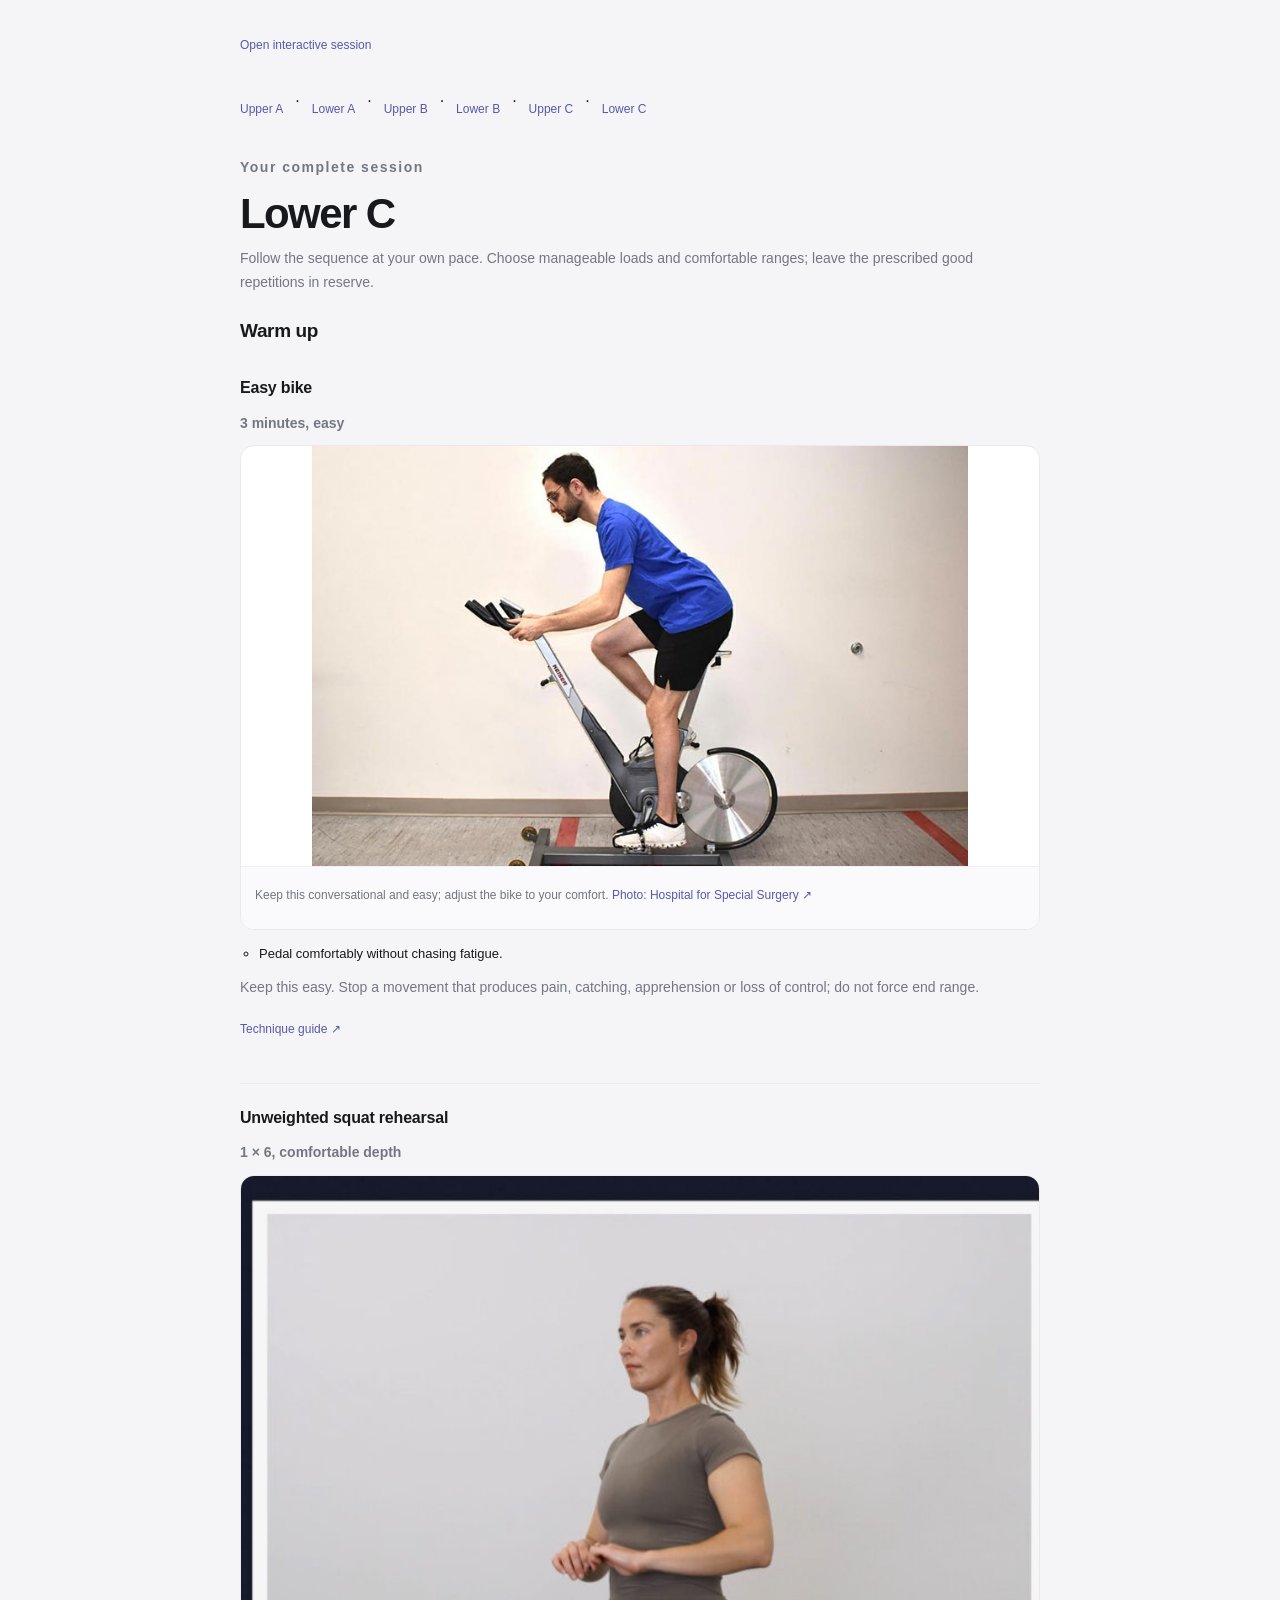
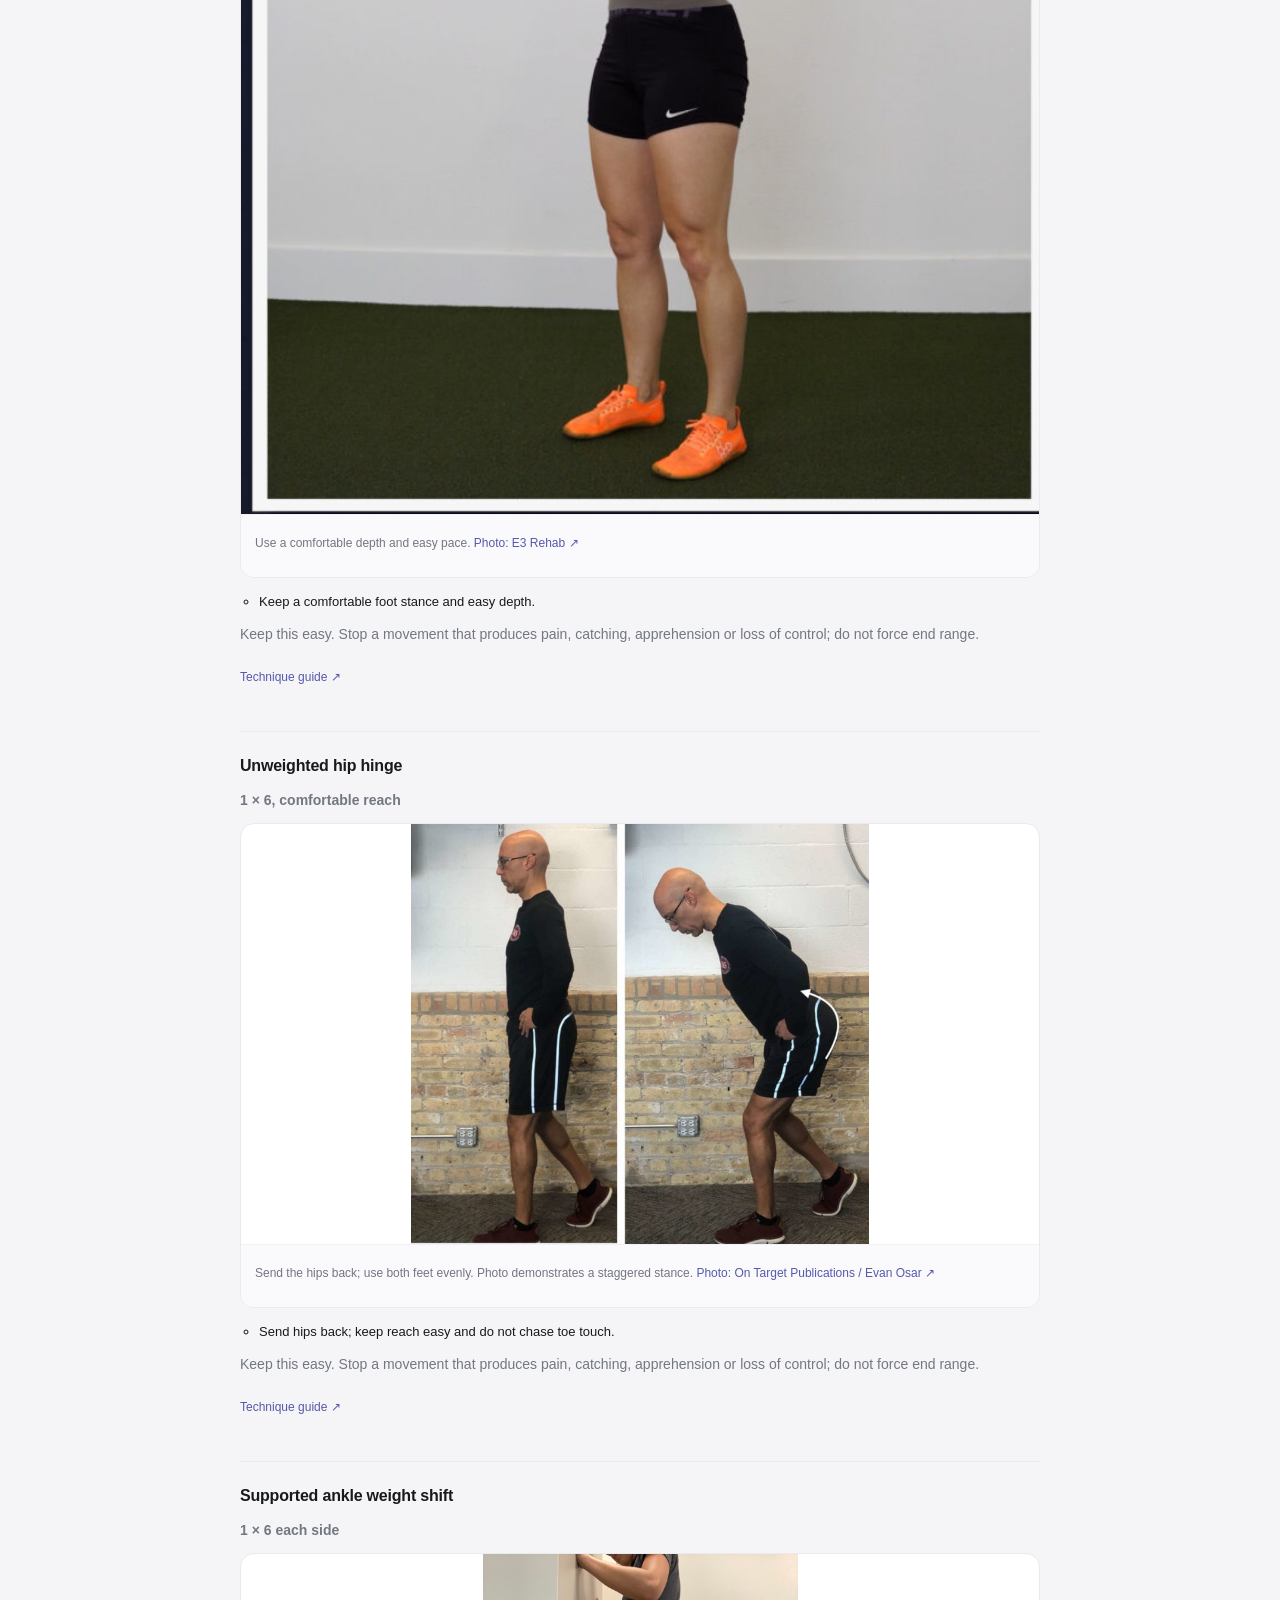
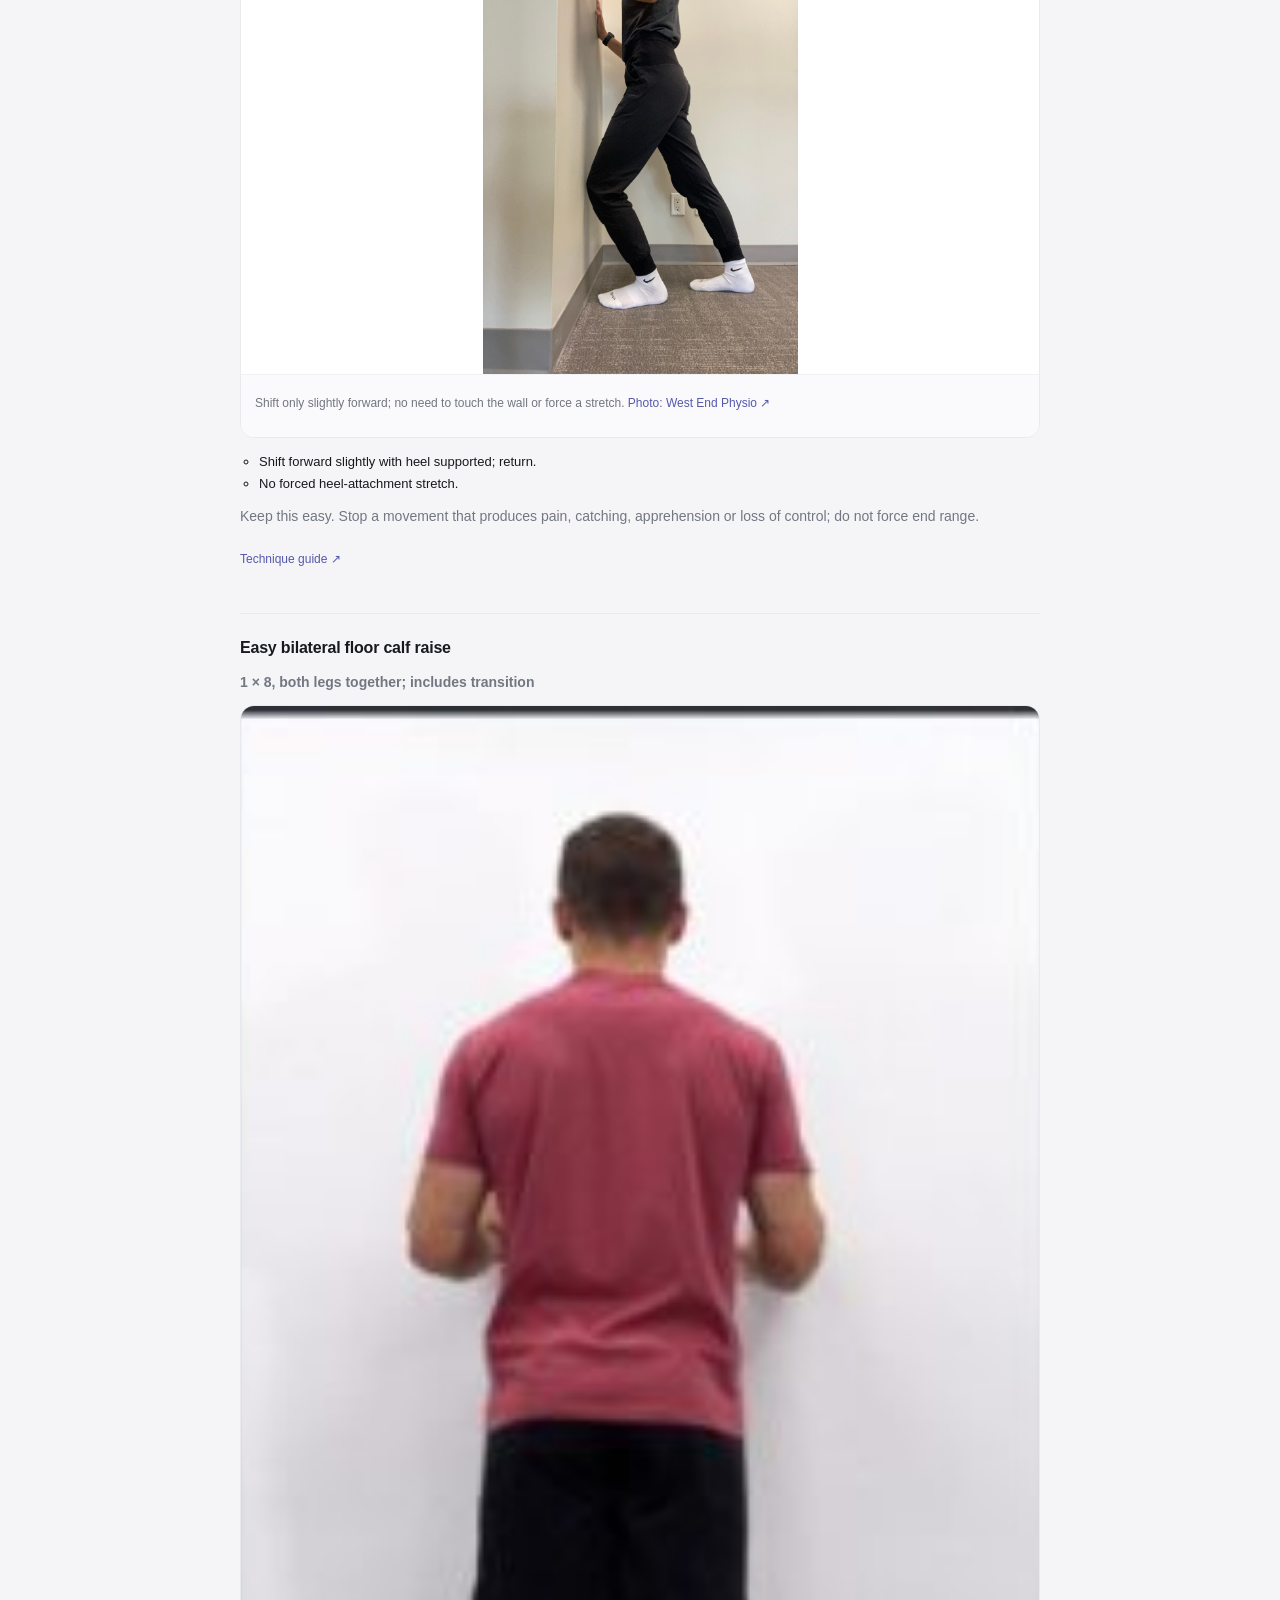
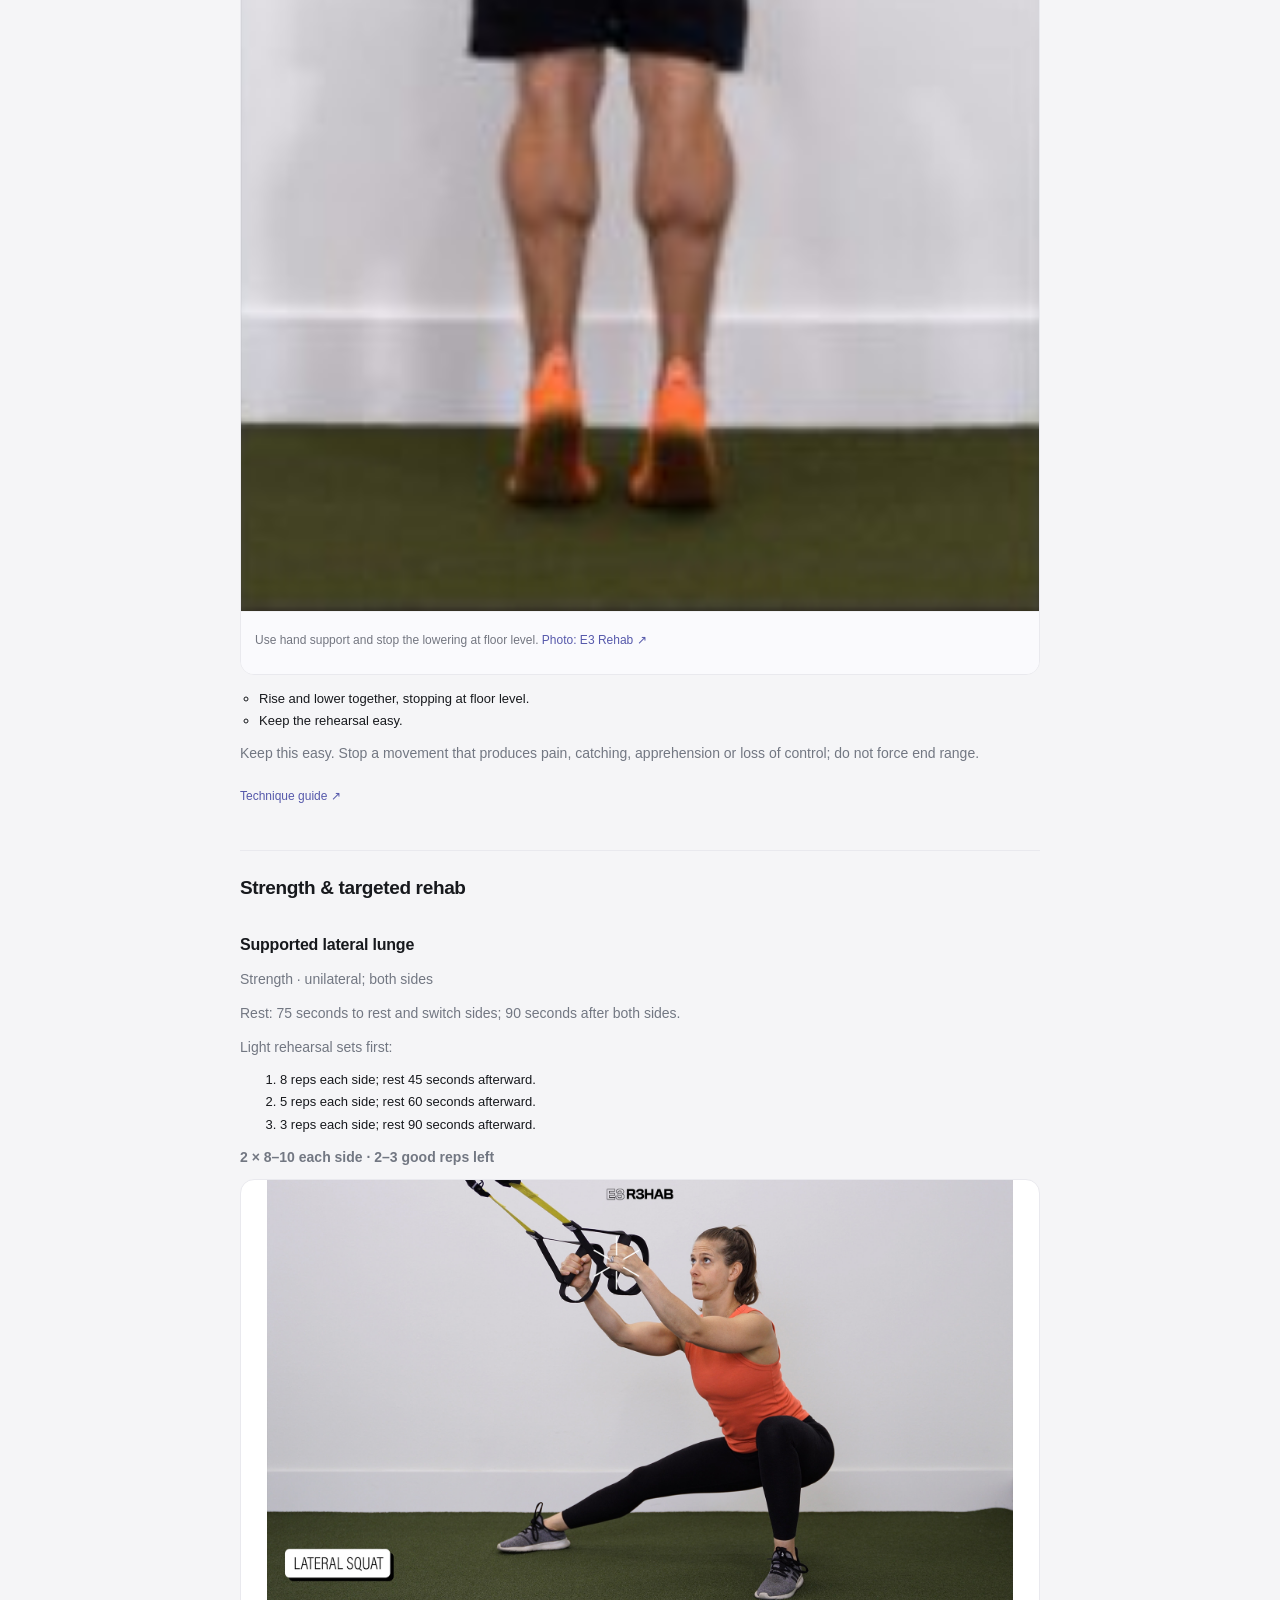
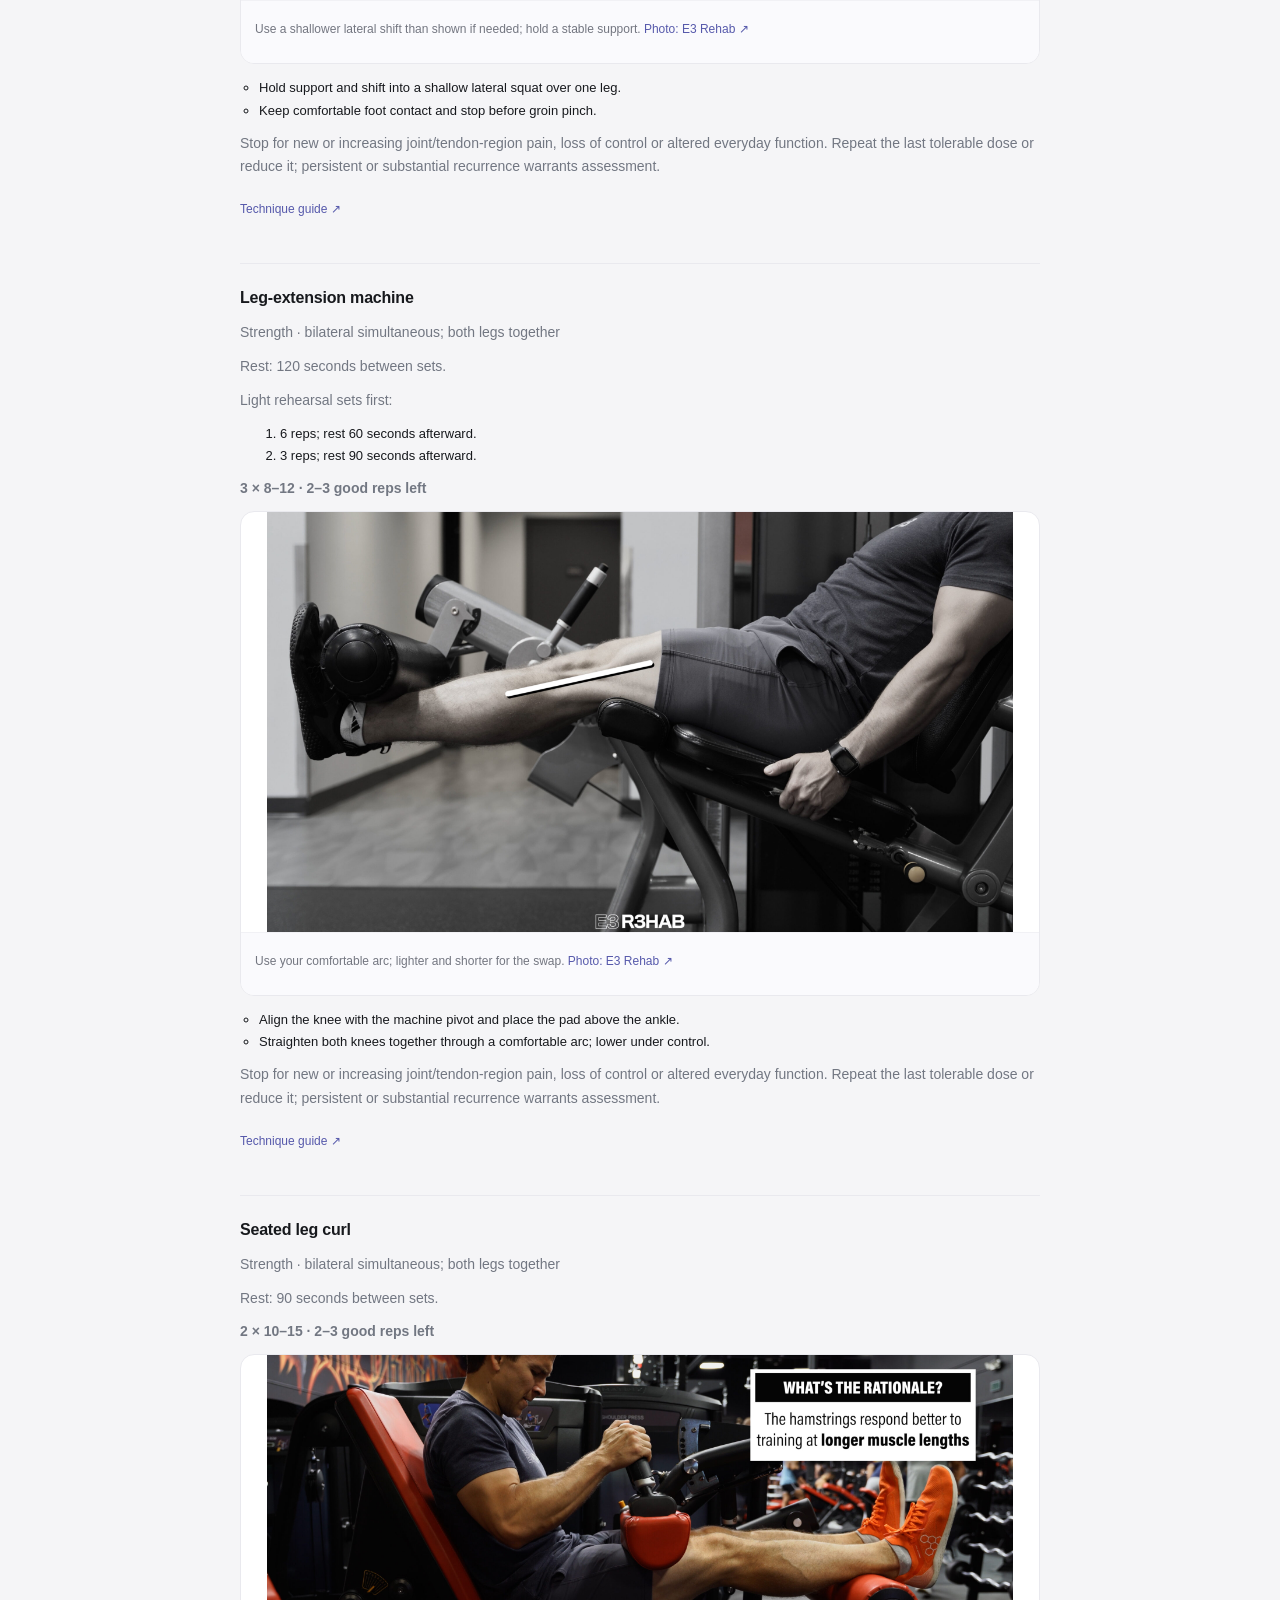
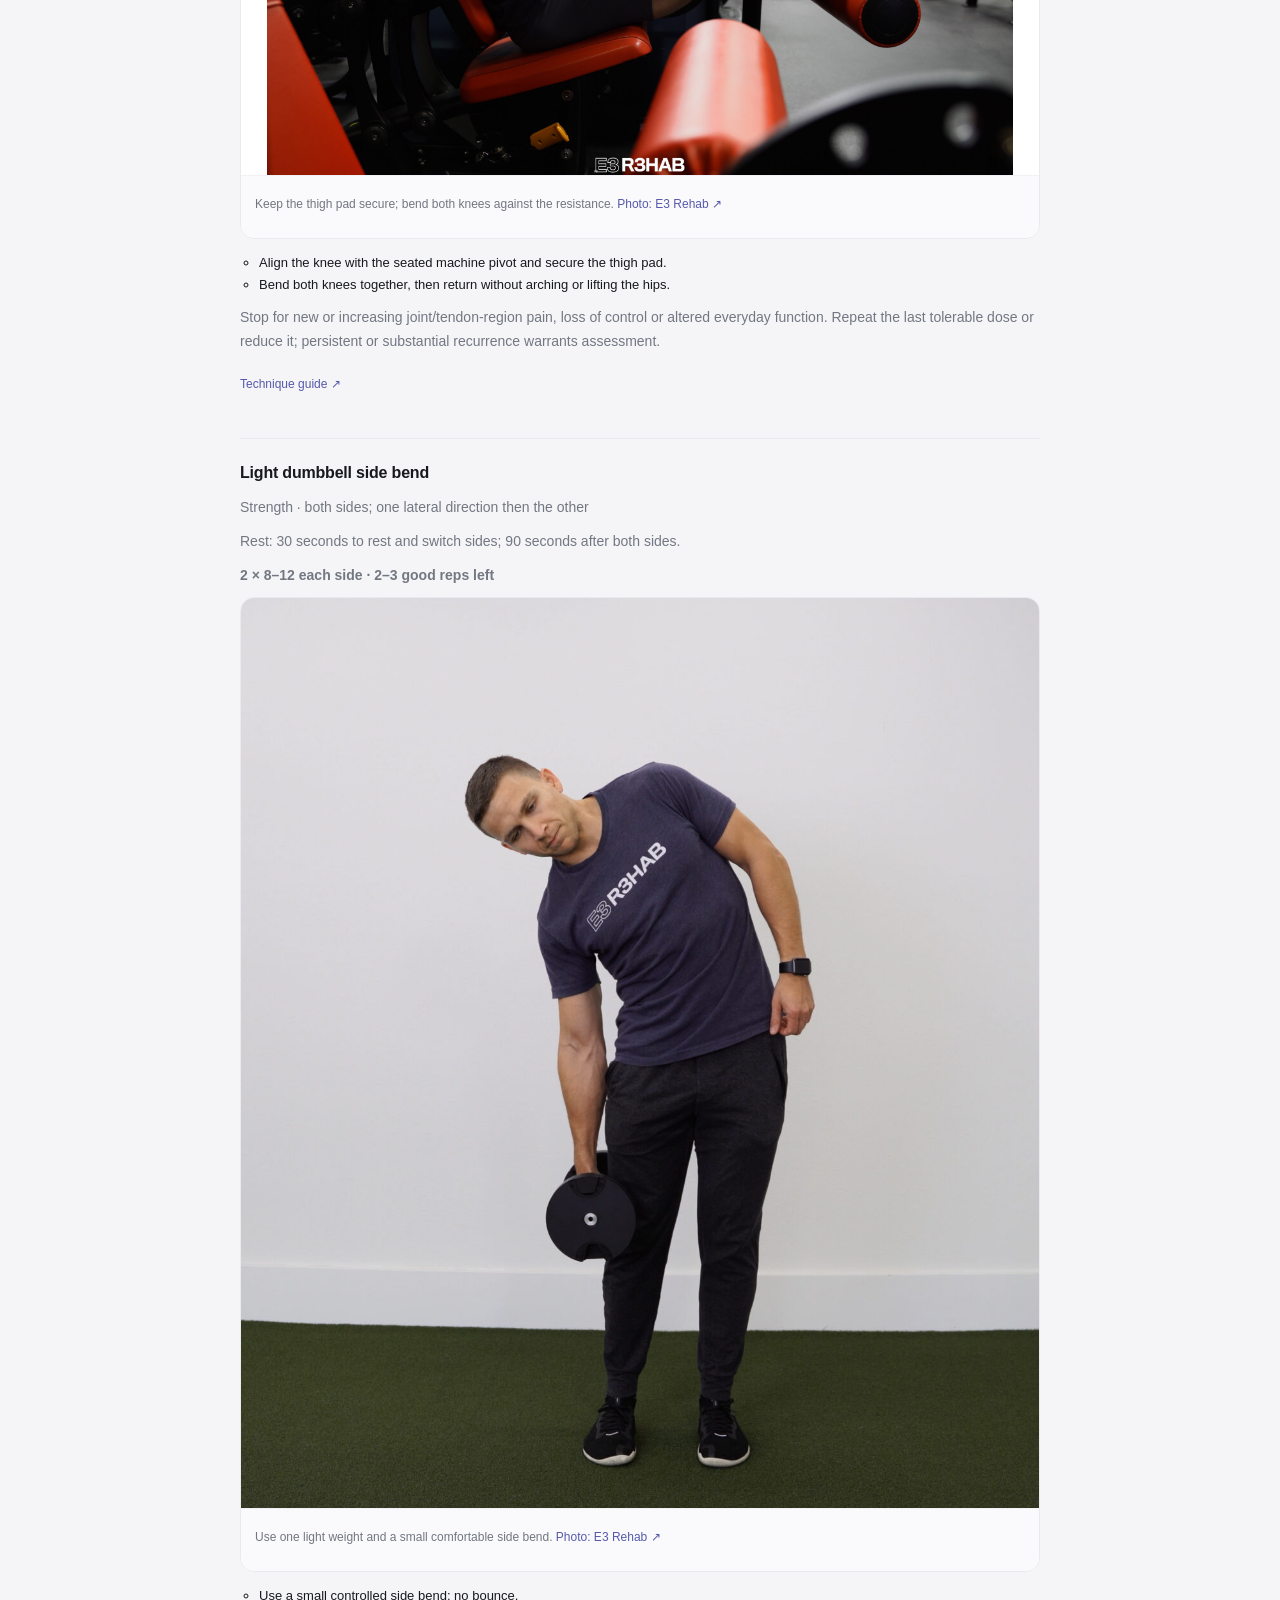
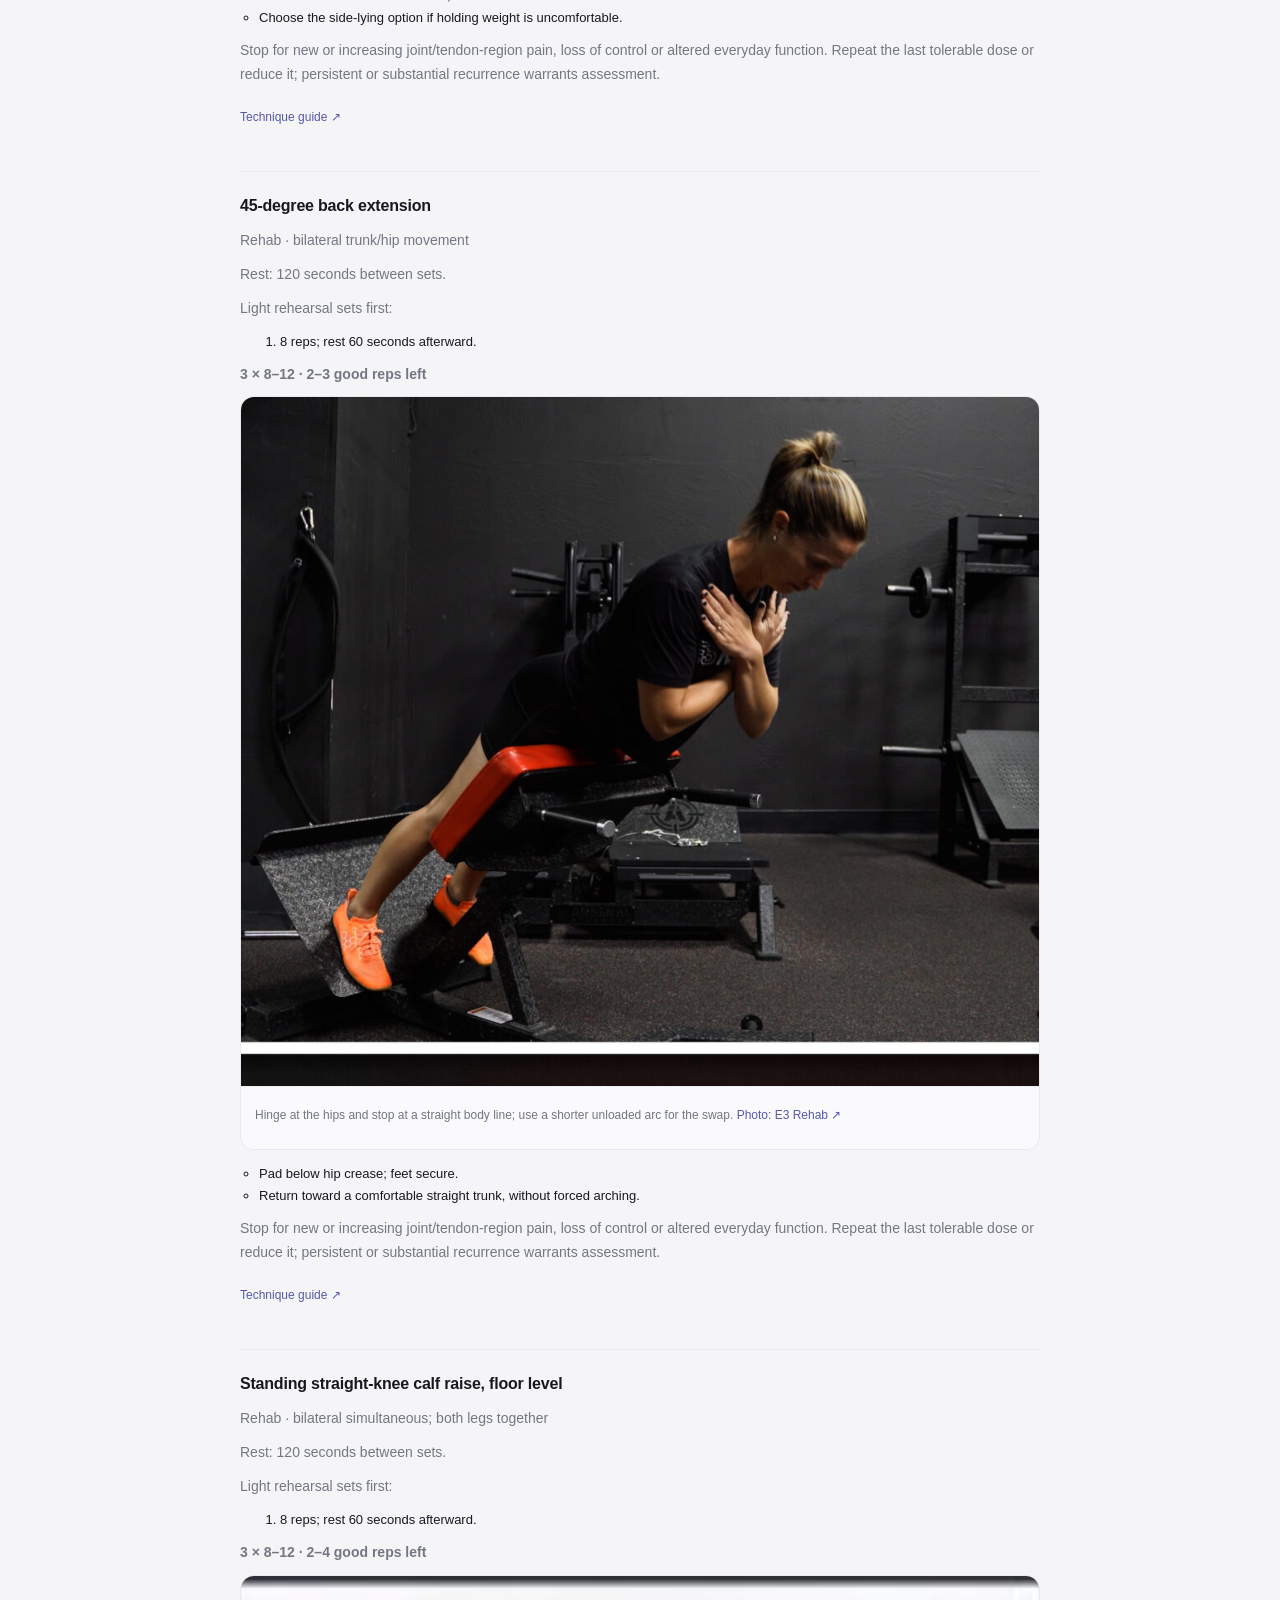
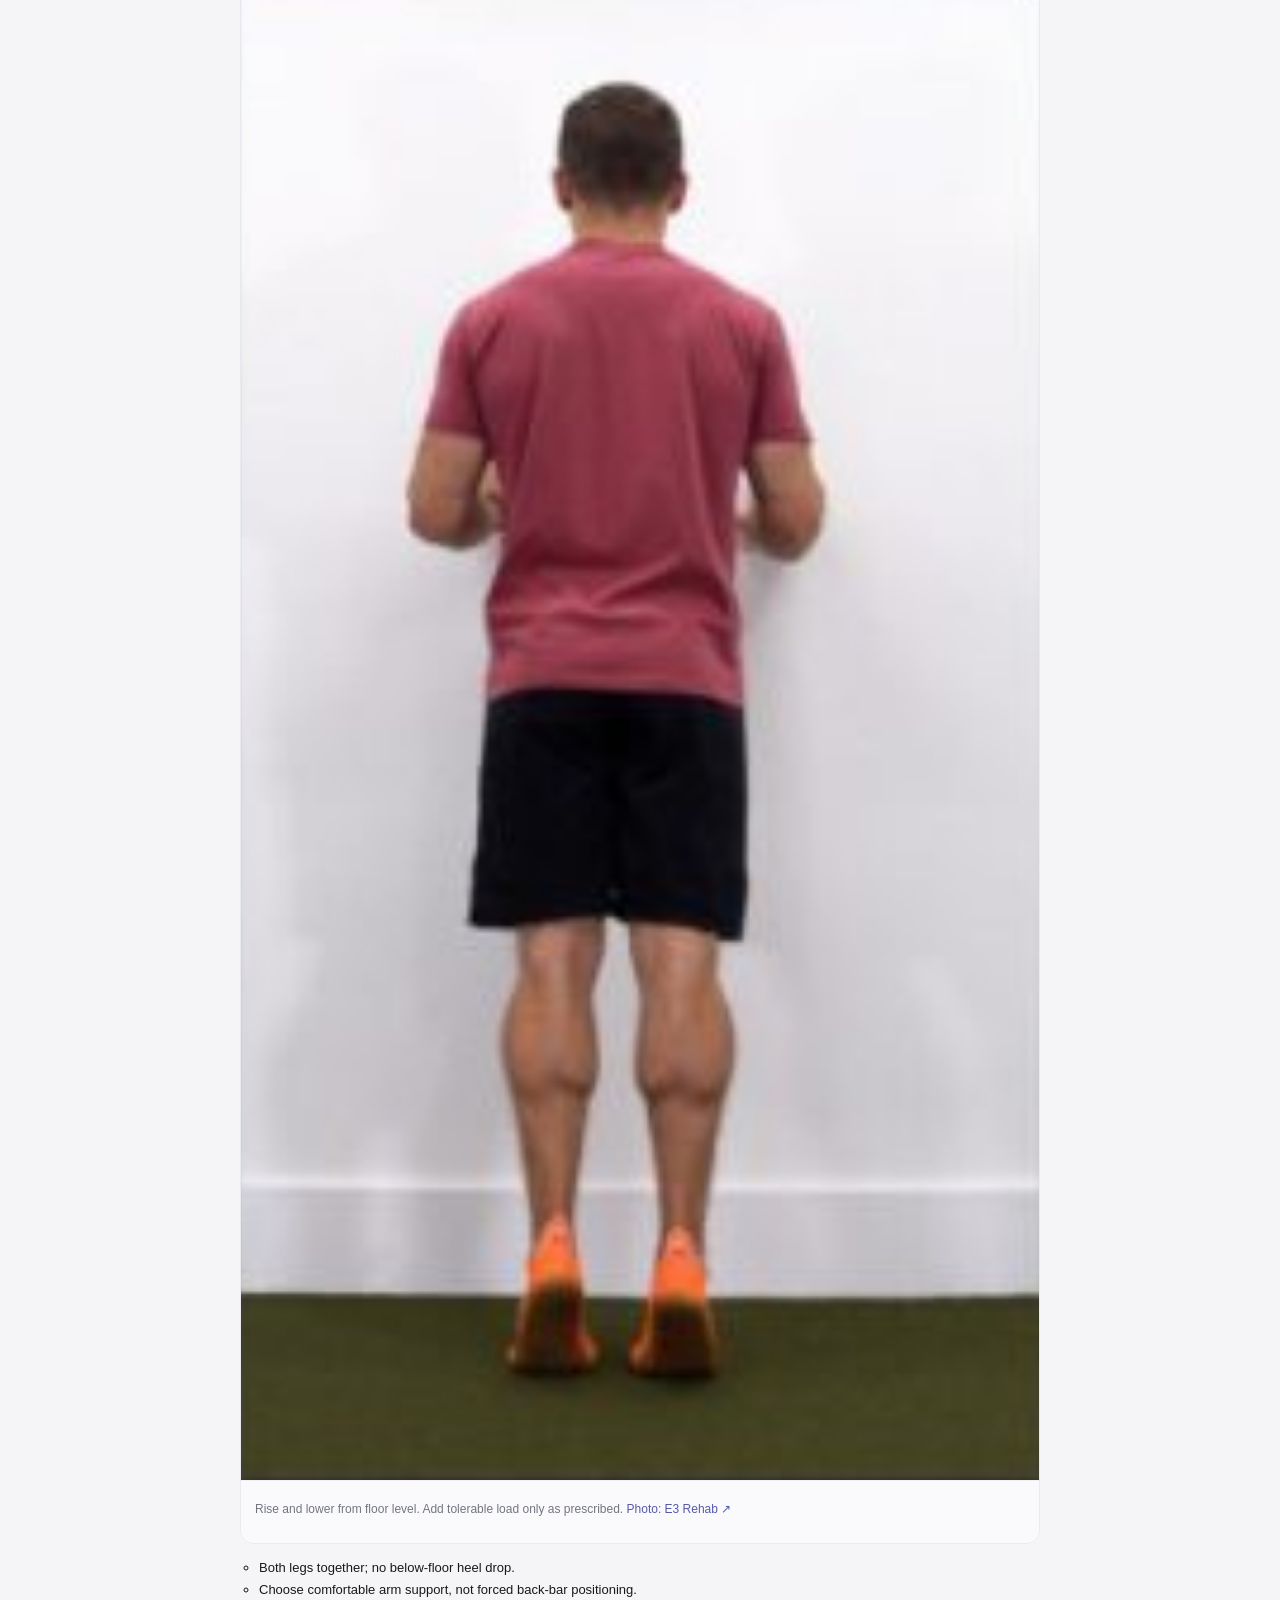
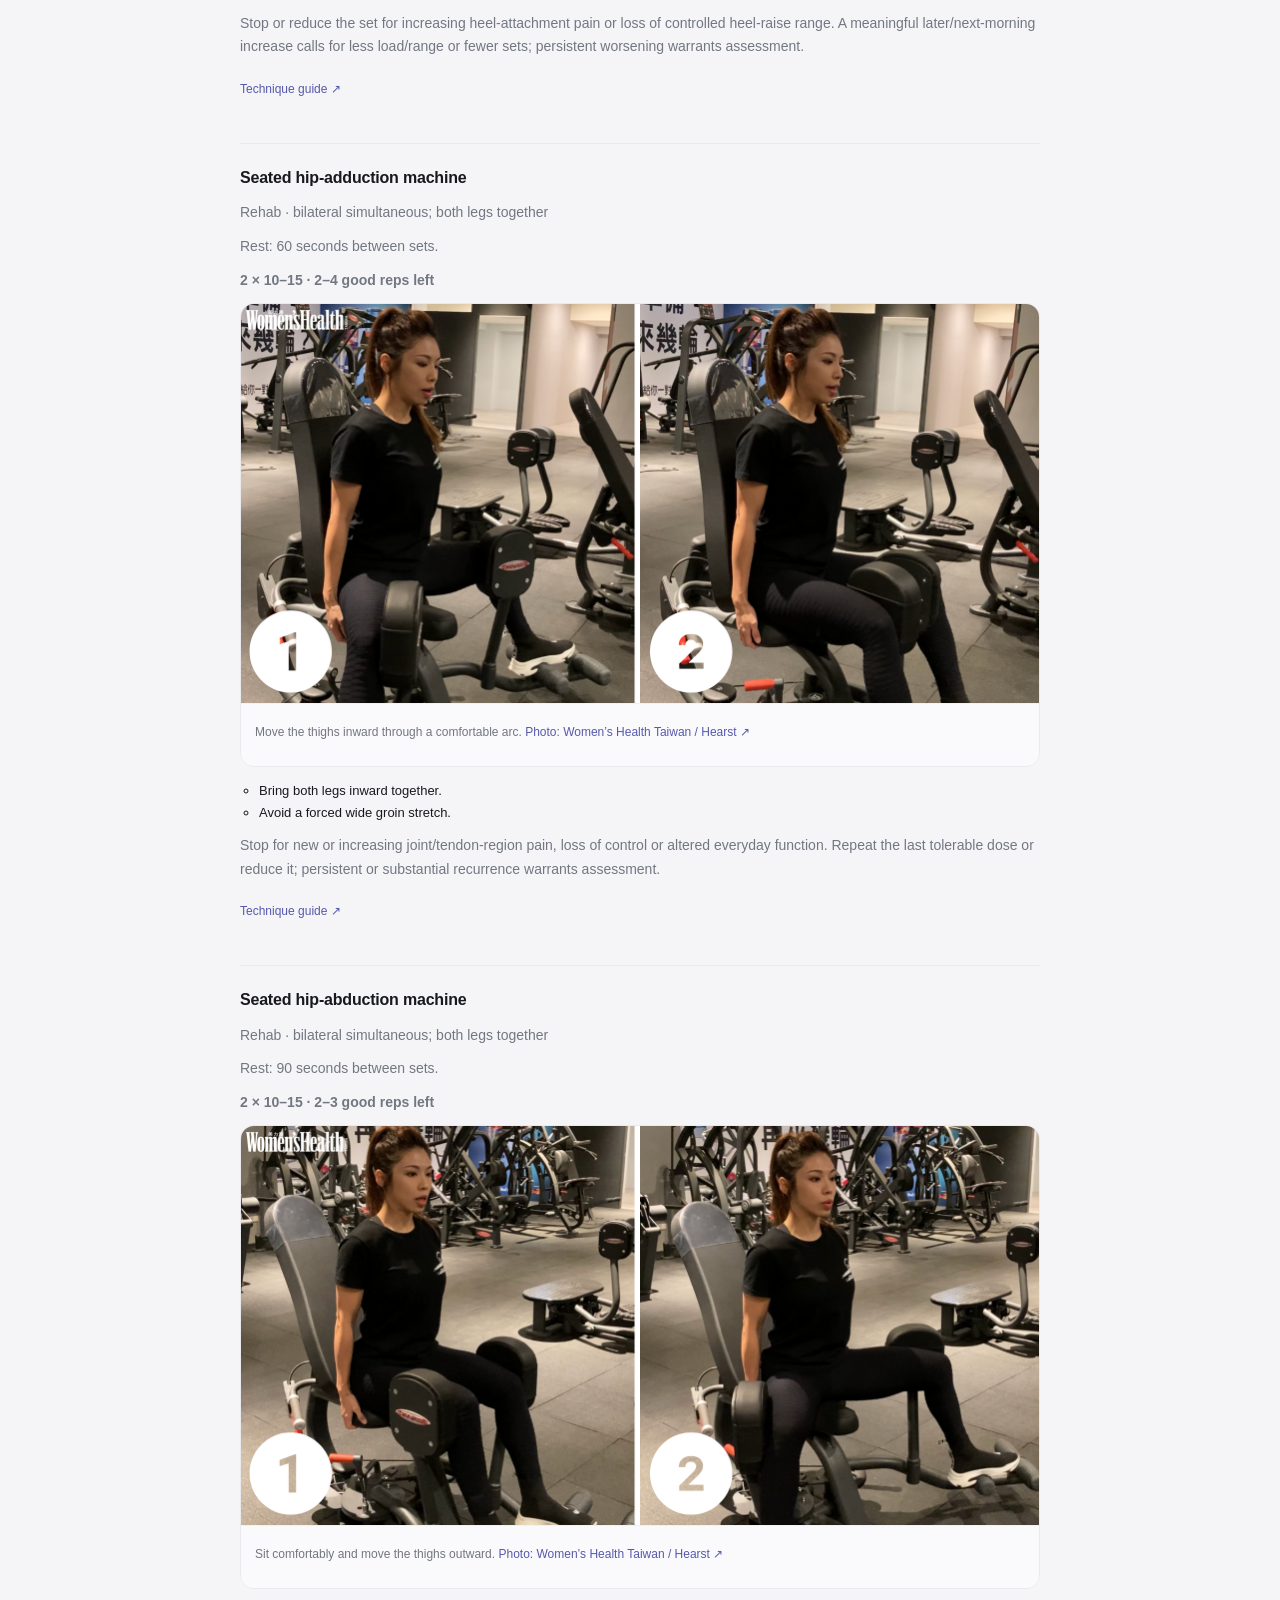
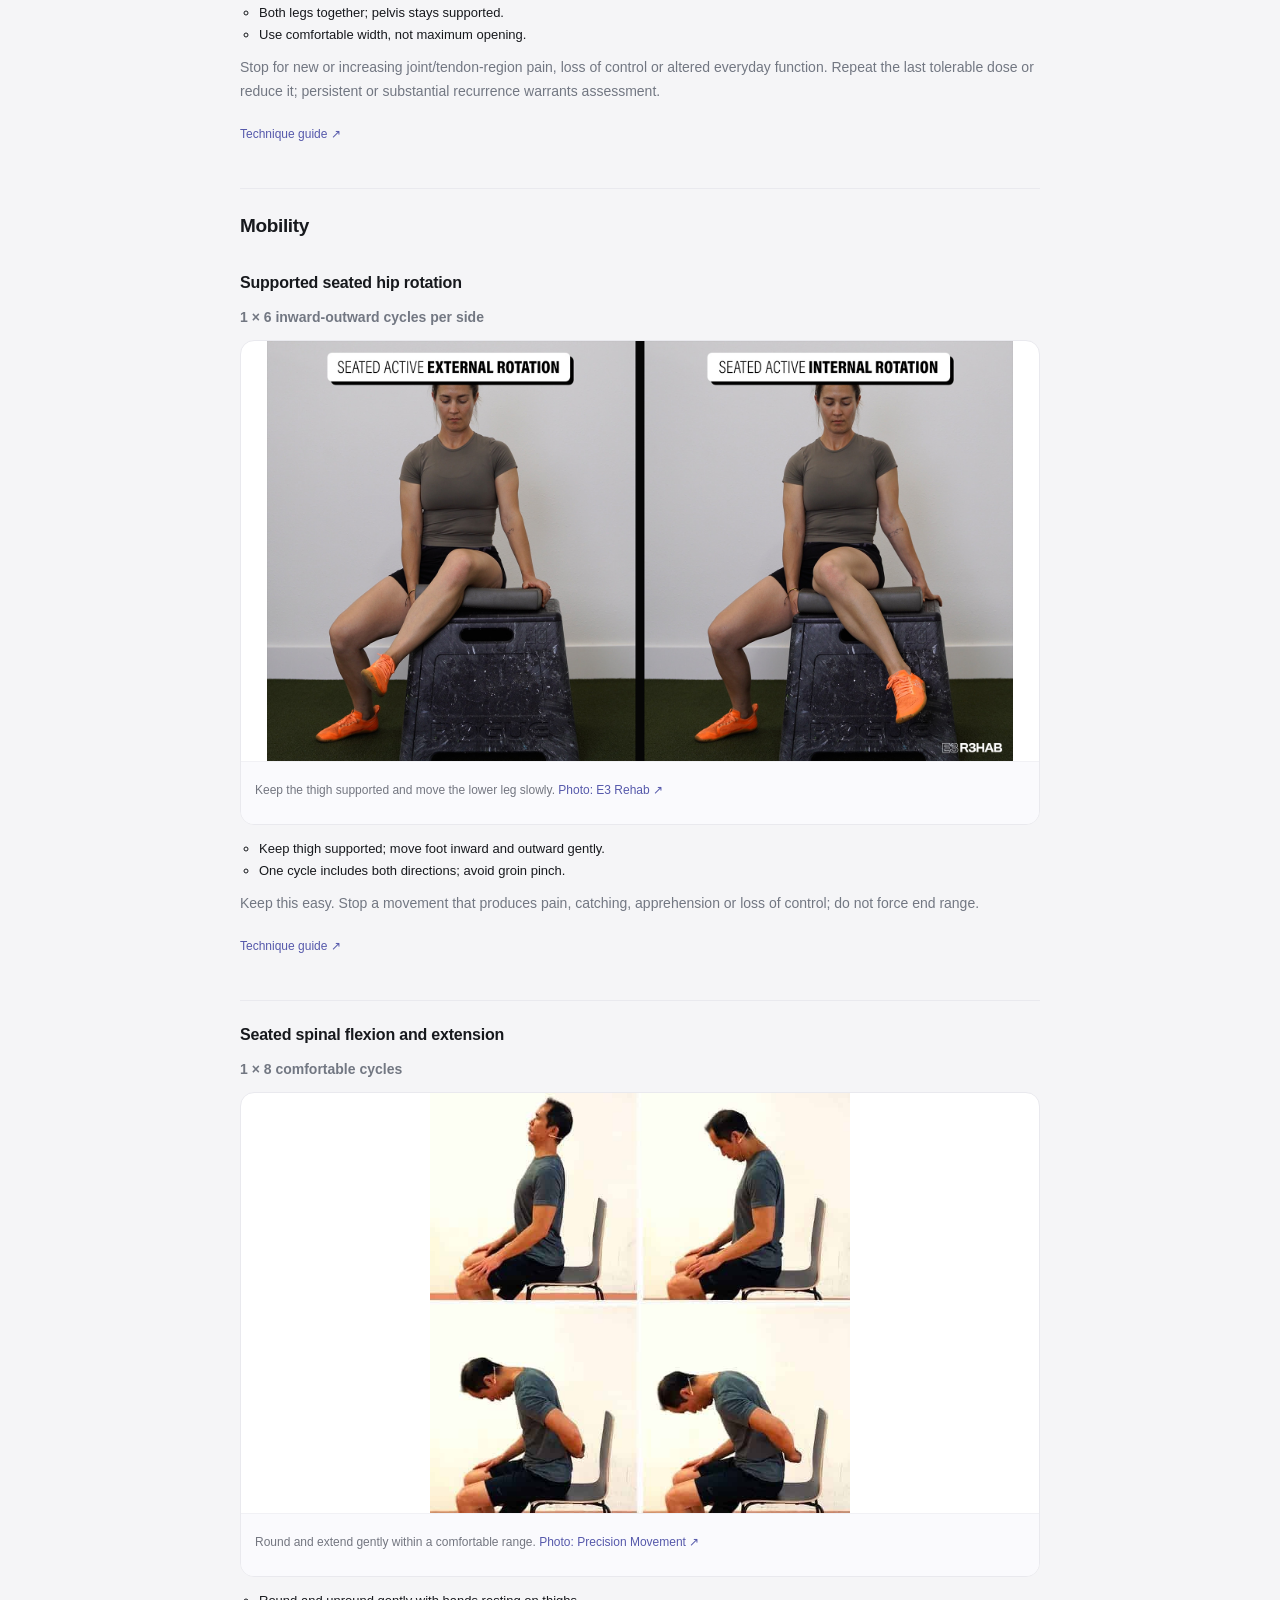
<file: lower-c.html>
<!doctype html><html lang="en"><head><meta charset="utf-8"><meta name="viewport" content="width=device-width,initial-scale=1"><meta name="robots" content="noindex,nofollow"><title>Lower C · Daily Rehab</title><link rel="stylesheet" href="styles.css"></head><body><main class="static-page"><a href="index.html#lower-c">Open interactive session</a><nav aria-label="Other sessions"><a href="upper-a.html">Upper A</a> · <a href="lower-a.html">Lower A</a> · <a href="upper-b.html">Upper B</a> · <a href="lower-b.html">Lower B</a> · <a href="upper-c.html">Upper C</a> · <a href="lower-c.html">Lower C</a></nav><div class="fallback"><p class="eyebrow">Your complete session</p>
<h1>Lower C</h1><p>Follow the sequence at your own pace. Choose manageable loads and comfortable ranges; leave the prescribed good repetitions in reserve.</p>
<h2>Warm up</h2><ol>
<li><h3>Easy bike</h3>
<p><strong>3 minutes, easy</strong></p><figure class="demo reference-photo"><img src="assets/support/body-positioning-1.jpg" alt="Easy pedalling on a stationary bike." loading="lazy" style="max-width:100%;max-height:420px;object-fit:contain"><figcaption>Keep this conversational and easy; adjust the bike to your comfort. <a href="https://www.hss.edu/health-library/move-better/set-up-exercise-bike" target="_blank" rel="noopener noreferrer">Photo: Hospital for Special Surgery ↗</a></figcaption></figure>
<ul><li>Pedal comfortably without chasing fatigue.</li></ul><p>Keep this easy. Stop a movement that produces pain, catching, apprehension or loss of control; do not force end range.</p>
<p><a href="https://www.orthoinfo.org/recovery/hip-conditioning-program/" target="_blank" rel="noopener noreferrer">Technique guide ↗</a></p>
</li>
<li><h3>Unweighted squat rehearsal</h3>
<p><strong>1 × 6, comfortable depth</strong></p><figure class="demo reference-photo"><span class="photo-frame"><span class="photo-crop" style="aspect-ratio:0.8507718696397942"><img src="assets/lower/groin-pain-rehab-41.jpg" alt="Unweighted squat rehearsal." loading="lazy" style="width:358.42293906810033%;height:171.52658662092625%;left:-127.9569892473118%;top:-35.506003430531734%"></span></span><figcaption>Use a comfortable depth and easy pace. <a href="https://e3rehab.com/groin-pain-rehab/" target="_blank" rel="noopener noreferrer">Photo: E3 Rehab ↗</a></figcaption></figure>
<ul><li>Keep a comfortable foot stance and easy depth.</li></ul><p>Keep this easy. Stop a movement that produces pain, catching, apprehension or loss of control; do not force end range.</p>
<p><a href="https://www.youtube.com/watch?v=6Z_vCGwOuOk" target="_blank" rel="noopener noreferrer">Technique guide ↗</a></p>
</li>
<li><h3>Unweighted hip hinge</h3>
<p><strong>1 × 6, comfortable reach</strong></p><figure class="demo reference-photo"><img src="assets/support/unweighted-hip-hinge.jpg" alt="Unweighted hip-hinge rehearsal shown from the side." loading="lazy" style="max-width:100%;max-height:420px;object-fit:contain"><figcaption>Send the hips back; use both feet evenly. Photo demonstrates a staggered stance. <a href="https://www.otpbooks.com/evan-osar-maintaining-hip-mobility/evan-oasr-hip-mobility-hip-hinge-progression-1/" target="_blank" rel="noopener noreferrer">Photo: On Target Publications / Evan Osar ↗</a></figcaption></figure>
<ul><li>Send hips back; keep reach easy and do not chase toe touch.</li></ul><p>Keep this easy. Stop a movement that produces pain, catching, apprehension or loss of control; do not force end range.</p>
<p><a href="https://www.youtube.com/watch?v=j8X3S98gOQE" target="_blank" rel="noopener noreferrer">Technique guide ↗</a></p>
</li>
<li><h3>Supported ankle weight shift</h3>
<p><strong>1 × 6 each side</strong></p><figure class="demo reference-photo"><img src="assets/support/ankle-shift.jpg" alt="Supported forward ankle weight shift with the heel on the floor." loading="lazy" style="max-width:100%;max-height:420px;object-fit:contain"><figcaption>Shift only slightly forward; no need to touch the wall or force a stretch. <a href="https://westendphysio.com/weekly-exercises/knee-to-wall-ankle-exercise/" target="_blank" rel="noopener noreferrer">Photo: West End Physio ↗</a></figcaption></figure>
<ul><li>Shift forward slightly with heel supported; return.</li><li>No forced heel-attachment stretch.</li></ul><p>Keep this easy. Stop a movement that produces pain, catching, apprehension or loss of control; do not force end range.</p>
<p><a href="https://www.plymouthhospitals.nhs.uk/display-pil/pil-ankle-sprain-injury-3960/" target="_blank" rel="noopener noreferrer">Technique guide ↗</a></p>
</li>
<li><h3>Easy bilateral floor calf raise</h3>
<p><strong>1 × 8, both legs together; includes transition</strong></p><figure class="demo reference-photo"><span class="photo-frame"><span class="photo-crop" style="aspect-ratio:0.5303030303030304"><img src="assets/lower/achilles-26.jpg" alt="Easy bilateral calf raise from a flat floor." loading="lazy" style="width:476.1904761904762%;height:142.04545454545456%;left:-8.571428571428571%;top:-20.738636363636363%"></span></span><figcaption>Use hand support and stop the lowering at floor level. <a href="https://e3rehab.com/achilles/" target="_blank" rel="noopener noreferrer">Photo: E3 Rehab ↗</a></figcaption></figure>
<ul><li>Rise and lower together, stopping at floor level.</li><li>Keep the rehearsal easy.</li></ul><p>Keep this easy. Stop a movement that produces pain, catching, apprehension or loss of control; do not force end range.</p>
<p><a href="https://www.youtube.com/watch?v=DnxahqgsAEw" target="_blank" rel="noopener noreferrer">Technique guide ↗</a></p>
</li>
</ol>
<h2>Strength & targeted rehab</h2><ol>
<li class="fallback-exercise"><h3>Supported lateral lunge</h3><p>Strength · unilateral; both sides</p>
<p>Rest: 75 seconds to rest and switch sides; 90 seconds after both sides.</p>
<p>Light rehearsal sets first:</p><ol><li>8 reps each side; rest 45 seconds afterward.</li><li>5 reps each side; rest 60 seconds afterward.</li><li>3 reps each side; rest 90 seconds afterward.</li></ol>
<p><strong>2 × 8–10 each side · 2–3 good reps left</strong></p><figure class="demo reference-photo"><img src="assets/support/Assisted-Lateral-Squat.jpg" alt="Supported lateral squat with one knee bending." loading="lazy" style="max-width:100%;max-height:420px;object-fit:contain"><figcaption>Use a shallower lateral shift than shown if needed; hold a stable support. <a href="https://e3rehab.com/how-to-improve-your-hip-range-of-motion/" target="_blank" rel="noopener noreferrer">Photo: E3 Rehab ↗</a></figcaption></figure>
<ul><li>Hold support and shift into a shallow lateral squat over one leg.</li><li>Keep comfortable foot contact and stop before groin pinch.</li></ul><p>Stop for new or increasing joint/tendon-region pain, loss of control or altered everyday function. Repeat the last tolerable dose or reduce it; persistent or substantial recurrence warrants assessment.</p>
<p><a href="https://www.youtube.com/watch?v=sKZcTjlxk-Q" target="_blank" rel="noopener noreferrer">Technique guide ↗</a></p>
</li>
<li class="fallback-exercise"><h3>Leg-extension machine</h3><p>Strength · bilateral simultaneous; both legs together</p>
<p>Rest: 120 seconds between sets.</p>
<p>Light rehearsal sets first:</p><ol><li>6 reps; rest 60 seconds afterward.</li><li>3 reps; rest 90 seconds afterward.</li></ol>
<p><strong>3 × 8–12 · 2–3 good reps left</strong></p><figure class="demo reference-photo"><img src="assets/lower/how-to-perform-leg-extensions-13.jpg" alt="Leg-extension machine with knees extending against the pad." loading="lazy" style="max-width:100%;max-height:420px;object-fit:contain"><figcaption>Use your comfortable arc; lighter and shorter for the swap. <a href="https://e3rehab.com/how-to-perform-leg-extensions/" target="_blank" rel="noopener noreferrer">Photo: E3 Rehab ↗</a></figcaption></figure>
<ul><li>Align the knee with the machine pivot and place the pad above the ankle.</li><li>Straighten both knees together through a comfortable arc; lower under control.</li></ul><p>Stop for new or increasing joint/tendon-region pain, loss of control or altered everyday function. Repeat the last tolerable dose or reduce it; persistent or substantial recurrence warrants assessment.</p>
<p><a href="https://www.youtube.com/watch?v=_95-vz83X4M" target="_blank" rel="noopener noreferrer">Technique guide ↗</a></p>
</li>
<li class="fallback-exercise"><h3>Seated leg curl</h3><p>Strength · bilateral simultaneous; both legs together</p>
<p>Rest: 90 seconds between sets.</p>
<p><strong>2 × 10–15 · 2–3 good reps left</strong></p><figure class="demo reference-photo"><img src="assets/lower/how-to-grow-your-hamstrings-32.jpg" alt="Seated leg-curl machine setup." loading="lazy" style="max-width:100%;max-height:420px;object-fit:contain"><figcaption>Keep the thigh pad secure; bend both knees against the resistance. <a href="https://e3rehab.com/how-to-grow-your-hamstrings/" target="_blank" rel="noopener noreferrer">Photo: E3 Rehab ↗</a></figcaption></figure>
<ul><li>Align the knee with the seated machine pivot and secure the thigh pad.</li><li>Bend both knees together, then return without arching or lifting the hips.</li></ul><p>Stop for new or increasing joint/tendon-region pain, loss of control or altered everyday function. Repeat the last tolerable dose or reduce it; persistent or substantial recurrence warrants assessment.</p>
<p><a href="https://www.youtube.com/watch?v=j8X3S98gOQE" target="_blank" rel="noopener noreferrer">Technique guide ↗</a></p>
</li>
<li class="fallback-exercise"><h3>Light dumbbell side bend</h3><p>Strength · both sides; one lateral direction then the other</p>
<p>Rest: 30 seconds to rest and switch sides; 90 seconds after both sides.</p>
<p><strong>2 × 8–12 each side · 2–3 good reps left</strong></p><figure class="demo reference-photo"><span class="photo-frame"><span class="photo-crop" style="aspect-ratio:0.8771811325002815"><img src="assets/lower/quadratus-lumborum-rehab-18.jpg" alt="Dumbbell side bend with the other arm by the side." loading="lazy" style="width:205.3388090349076%;height:101.31712259371834%;left:-1.026694045174538%;top:-0.5065856129685917%"></span></span><figcaption>Use one light weight and a small comfortable side bend. <a href="https://e3rehab.com/quadratus-lumborum-rehab/" target="_blank" rel="noopener noreferrer">Photo: E3 Rehab ↗</a></figcaption></figure>
<ul><li>Use a small controlled side bend; no bounce.</li><li>Choose the side-lying option if holding weight is uncomfortable.</li></ul><p>Stop for new or increasing joint/tendon-region pain, loss of control or altered everyday function. Repeat the last tolerable dose or reduce it; persistent or substantial recurrence warrants assessment.</p>
<p><a href="https://www.youtube.com/watch?v=mSD_YfYfy7c" target="_blank" rel="noopener noreferrer">Technique guide ↗</a></p>
</li>
<li class="fallback-exercise"><h3>45-degree back extension</h3><p>Rehab · bilateral trunk/hip movement</p>
<p>Rest: 120 seconds between sets.</p>
<p>Light rehearsal sets first:</p><ol><li>8 reps; rest 60 seconds afterward.</li></ol>
<p><strong>3 × 8–12 · 2–3 good reps left</strong></p><figure class="demo reference-photo"><span class="photo-frame"><span class="photo-crop" style="aspect-ratio:1.1584825726940113"><img src="assets/lower/how-to-grow-your-hamstrings-14.jpg" alt="45-degree back extension on a Roman chair." loading="lazy" style="width:265.9574468085106%;height:173.3102253032929%;left:-150.2659574468085%;top:-37.60831889081456%"></span></span><figcaption>Hinge at the hips and stop at a straight body line; use a shorter unloaded arc for the swap. <a href="https://e3rehab.com/how-to-grow-your-hamstrings/" target="_blank" rel="noopener noreferrer">Photo: E3 Rehab ↗</a></figcaption></figure>
<ul><li>Pad below hip crease; feet secure.</li><li>Return toward a comfortable straight trunk, without forced arching.</li></ul><p>Stop for new or increasing joint/tendon-region pain, loss of control or altered everyday function. Repeat the last tolerable dose or reduce it; persistent or substantial recurrence warrants assessment.</p>
<p><a href="https://www.youtube.com/watch?v=j8X3S98gOQE" target="_blank" rel="noopener noreferrer">Technique guide ↗</a></p>
</li>
<li class="fallback-exercise"><h3>Standing straight-knee calf raise, floor level</h3><p>Rehab · bilateral simultaneous; both legs together</p>
<p>Rest: 120 seconds between sets.</p>
<p>Light rehearsal sets first:</p><ol><li>8 reps; rest 60 seconds afterward.</li></ol>
<p><strong>3 × 8–12 · 2–4 good reps left</strong></p><figure class="demo reference-photo"><span class="photo-frame"><span class="photo-crop" style="aspect-ratio:0.5303030303030304"><img src="assets/lower/achilles-26.jpg" alt="Bilateral straight-knee calf raise from a flat floor." loading="lazy" style="width:476.1904761904762%;height:142.04545454545456%;left:-8.571428571428571%;top:-20.738636363636363%"></span></span><figcaption>Rise and lower from floor level. Add tolerable load only as prescribed. <a href="https://e3rehab.com/achilles/" target="_blank" rel="noopener noreferrer">Photo: E3 Rehab ↗</a></figcaption></figure>
<ul><li>Both legs together; no below-floor heel drop.</li><li>Choose comfortable arm support, not forced back-bar positioning.</li></ul><p>Stop or reduce the set for increasing heel-attachment pain or loss of controlled heel-raise range. A meaningful later/next-morning increase calls for less load/range or fewer sets; persistent worsening warrants assessment.</p>
<p><a href="https://www.youtube.com/watch?v=DnxahqgsAEw" target="_blank" rel="noopener noreferrer">Technique guide ↗</a></p>
</li>
<li class="fallback-exercise"><h3>Seated hip-adduction machine</h3><p>Rehab · bilateral simultaneous; both legs together</p>
<p>Rest: 60 seconds between sets.</p>
<p><strong>2 × 10–15 · 2–4 good reps left</strong></p><figure class="demo reference-photo"><img src="assets/lower/hip-adduction.jpg" alt="Seated hip-adduction machine, knees moving together." loading="lazy" style="max-width:100%;max-height:420px;object-fit:contain"><figcaption>Move the thighs inward through a comfortable arc. <a href="https://www.womenshealthmag.com/tw/fitness/work-outs/g43382298/inner-outer-thigh/" target="_blank" rel="noopener noreferrer">Photo: Women’s Health Taiwan / Hearst ↗</a></figcaption></figure>
<ul><li>Bring both legs inward together.</li><li>Avoid a forced wide groin stretch.</li></ul><p>Stop for new or increasing joint/tendon-region pain, loss of control or altered everyday function. Repeat the last tolerable dose or reduce it; persistent or substantial recurrence warrants assessment.</p>
<p><a href="https://www.youtube.com/watch?v=Oj7IN952fSg" target="_blank" rel="noopener noreferrer">Technique guide ↗</a></p>
</li>
<li class="fallback-exercise"><h3>Seated hip-abduction machine</h3><p>Rehab · bilateral simultaneous; both legs together</p>
<p>Rest: 90 seconds between sets.</p>
<p><strong>2 × 10–15 · 2–3 good reps left</strong></p><figure class="demo reference-photo"><img src="assets/lower/hip-machines.jpg" alt="Seated hip-abduction machine, knees moving apart." loading="lazy" style="max-width:100%;max-height:420px;object-fit:contain"><figcaption>Sit comfortably and move the thighs outward. <a href="https://www.womenshealthmag.com/tw/fitness/work-outs/g43382298/inner-outer-thigh/" target="_blank" rel="noopener noreferrer">Photo: Women’s Health Taiwan / Hearst ↗</a></figcaption></figure>
<ul><li>Both legs together; pelvis stays supported.</li><li>Use comfortable width, not maximum opening.</li></ul><p>Stop for new or increasing joint/tendon-region pain, loss of control or altered everyday function. Repeat the last tolerable dose or reduce it; persistent or substantial recurrence warrants assessment.</p>
<p><a href="https://www.youtube.com/watch?v=7pbZA7ncuq8" target="_blank" rel="noopener noreferrer">Technique guide ↗</a></p>
</li>
</ol>
<h2>Mobility</h2><ol>
<li><h3>Supported seated hip rotation</h3>
<p><strong>1 × 6 inward-outward cycles per side</strong></p><figure class="demo reference-photo"><img src="assets/support/Seated-IR-and-ER.jpg" alt="Supported seated hip internal and external rotation." loading="lazy" style="max-width:100%;max-height:420px;object-fit:contain"><figcaption>Keep the thigh supported and move the lower leg slowly. <a href="https://e3rehab.com/how-to-improve-your-hip-range-of-motion/" target="_blank" rel="noopener noreferrer">Photo: E3 Rehab ↗</a></figcaption></figure>
<ul><li>Keep thigh supported; move foot inward and outward gently.</li><li>One cycle includes both directions; avoid groin pinch.</li></ul><p>Keep this easy. Stop a movement that produces pain, catching, apprehension or loss of control; do not force end range.</p>
<p><a href="https://www.rnoh.nhs.uk/patients-and-visitors/patient-information-guides/total-hip-replacement-exercise-pack" target="_blank" rel="noopener noreferrer">Technique guide ↗</a></p>
</li>
<li><h3>Seated spinal flexion and extension</h3>
<p><strong>1 × 8 comfortable cycles</strong></p><figure class="demo reference-photo"><img src="assets/support/seated-spine.jpg" alt="Seated spinal flexion and extension." loading="lazy" style="max-width:100%;max-height:420px;object-fit:contain"><figcaption>Round and extend gently within a comfortable range. <a href="https://www.precisionmovement.coach/office-spine-care-exercises/" target="_blank" rel="noopener noreferrer">Photo: Precision Movement ↗</a></figcaption></figure>
<ul><li>Round and unround gently with hands resting on thighs.</li><li>Choose comfortable excursion; no forced end range.</li></ul><p>Keep this easy. Stop a movement that produces pain, catching, apprehension or loss of control; do not force end range.</p>
<p><a href="https://www.youtube.com/watch?v=x71Y5ijW4DU" target="_blank" rel="noopener noreferrer">Technique guide ↗</a></p>
</li>
<li><h3>Gentle supported toe extension</h3>
<p><strong>1 × 20 seconds each foot</strong></p><figure class="demo reference-photo"><img src="assets/support/toe-stretch.jpg" alt="Gentle hand-supported toe extension." loading="lazy" style="max-width:100%;max-height:420px;object-fit:contain"><figcaption>Move the toes gently; avoid pulling into pain. <a href="https://www.swanmedicalgroup.co.uk/physiotherapy-msk/foot-pain-plantar-fascia-pain/" target="_blank" rel="noopener noreferrer">Photo: Rehab My Patient (via Swan Medical Group) ↗</a></figcaption></figure>
<ul><li>Use fingertips to bring toes gently upward; keep ankle comfortable.</li><li>Do not force a calf stretch.</li></ul><p>Keep this easy. Stop a movement that produces pain, catching, apprehension or loss of control; do not force end range.</p>
<p><a href="https://www.dynamichealth.nhs.uk/help-and-advice/foot-or-ankle-pain/plantar-fasciitis/" target="_blank" rel="noopener noreferrer">Technique guide ↗</a></p>
</li>
<li><h3>Easy ankle circles</h3>
<p><strong>1 × 30 seconds each ankle</strong></p><figure class="demo reference-photo"><img src="assets/support/ankle-circles.jpg" alt="Seated unloaded ankle circles." loading="lazy" style="max-width:100%;max-height:420px;object-fit:contain"><figcaption>Draw slow circles; support the leg and keep the movement easy. <a href="https://www.youtube.com/watch?v=mzTQGYGI0Ng" target="_blank" rel="noopener noreferrer">Photo: Ask Doctor Jo ↗</a></figcaption></figure>
<ul><li>Make small comfortable circles in both directions during the bout.</li></ul><p>Keep this easy. Stop a movement that produces pain, catching, apprehension or loss of control; do not force end range.</p>
<p><a href="https://www.asph.nhs.uk/therapies-exercise" target="_blank" rel="noopener noreferrer">Technique guide ↗</a></p>
</li>
</ol>
<p>Use the interactive copy for swaps and temporary adjustments. No workout history is recorded.</p></div></main></body></html>
</file>
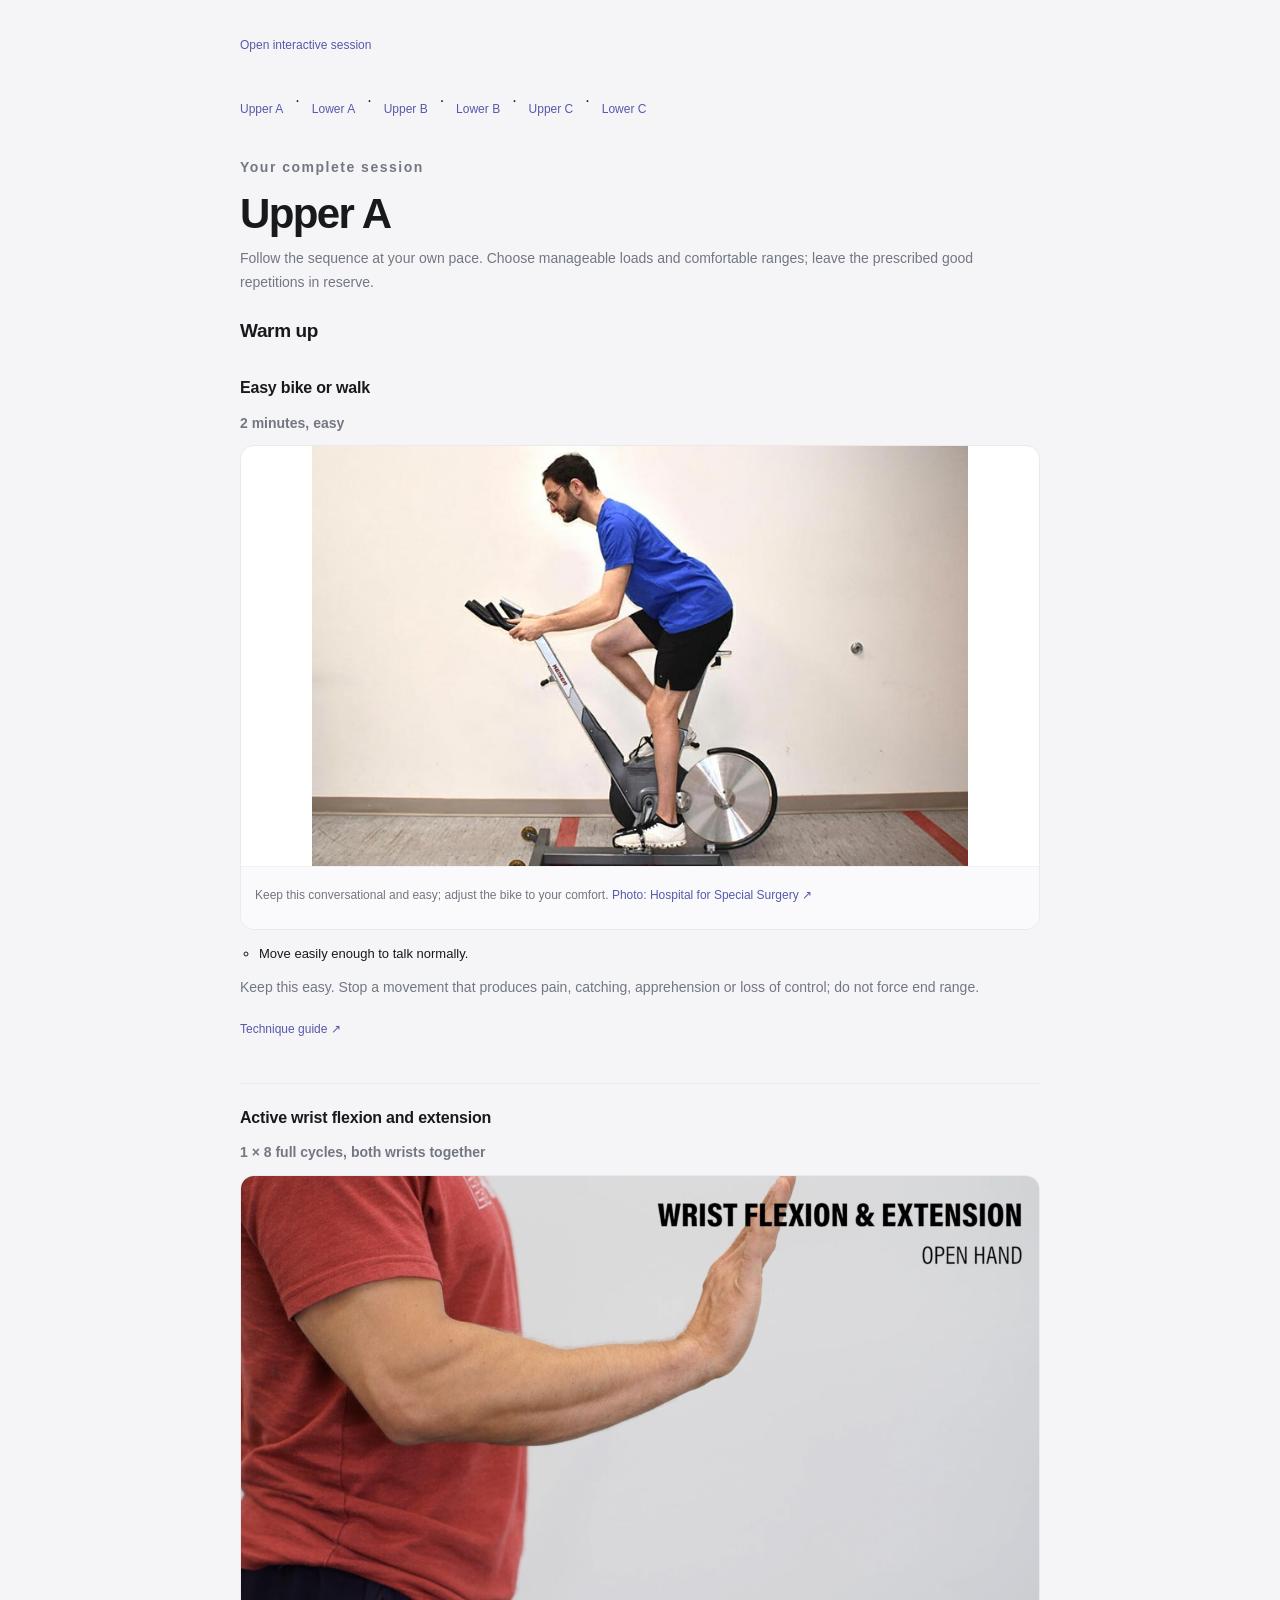
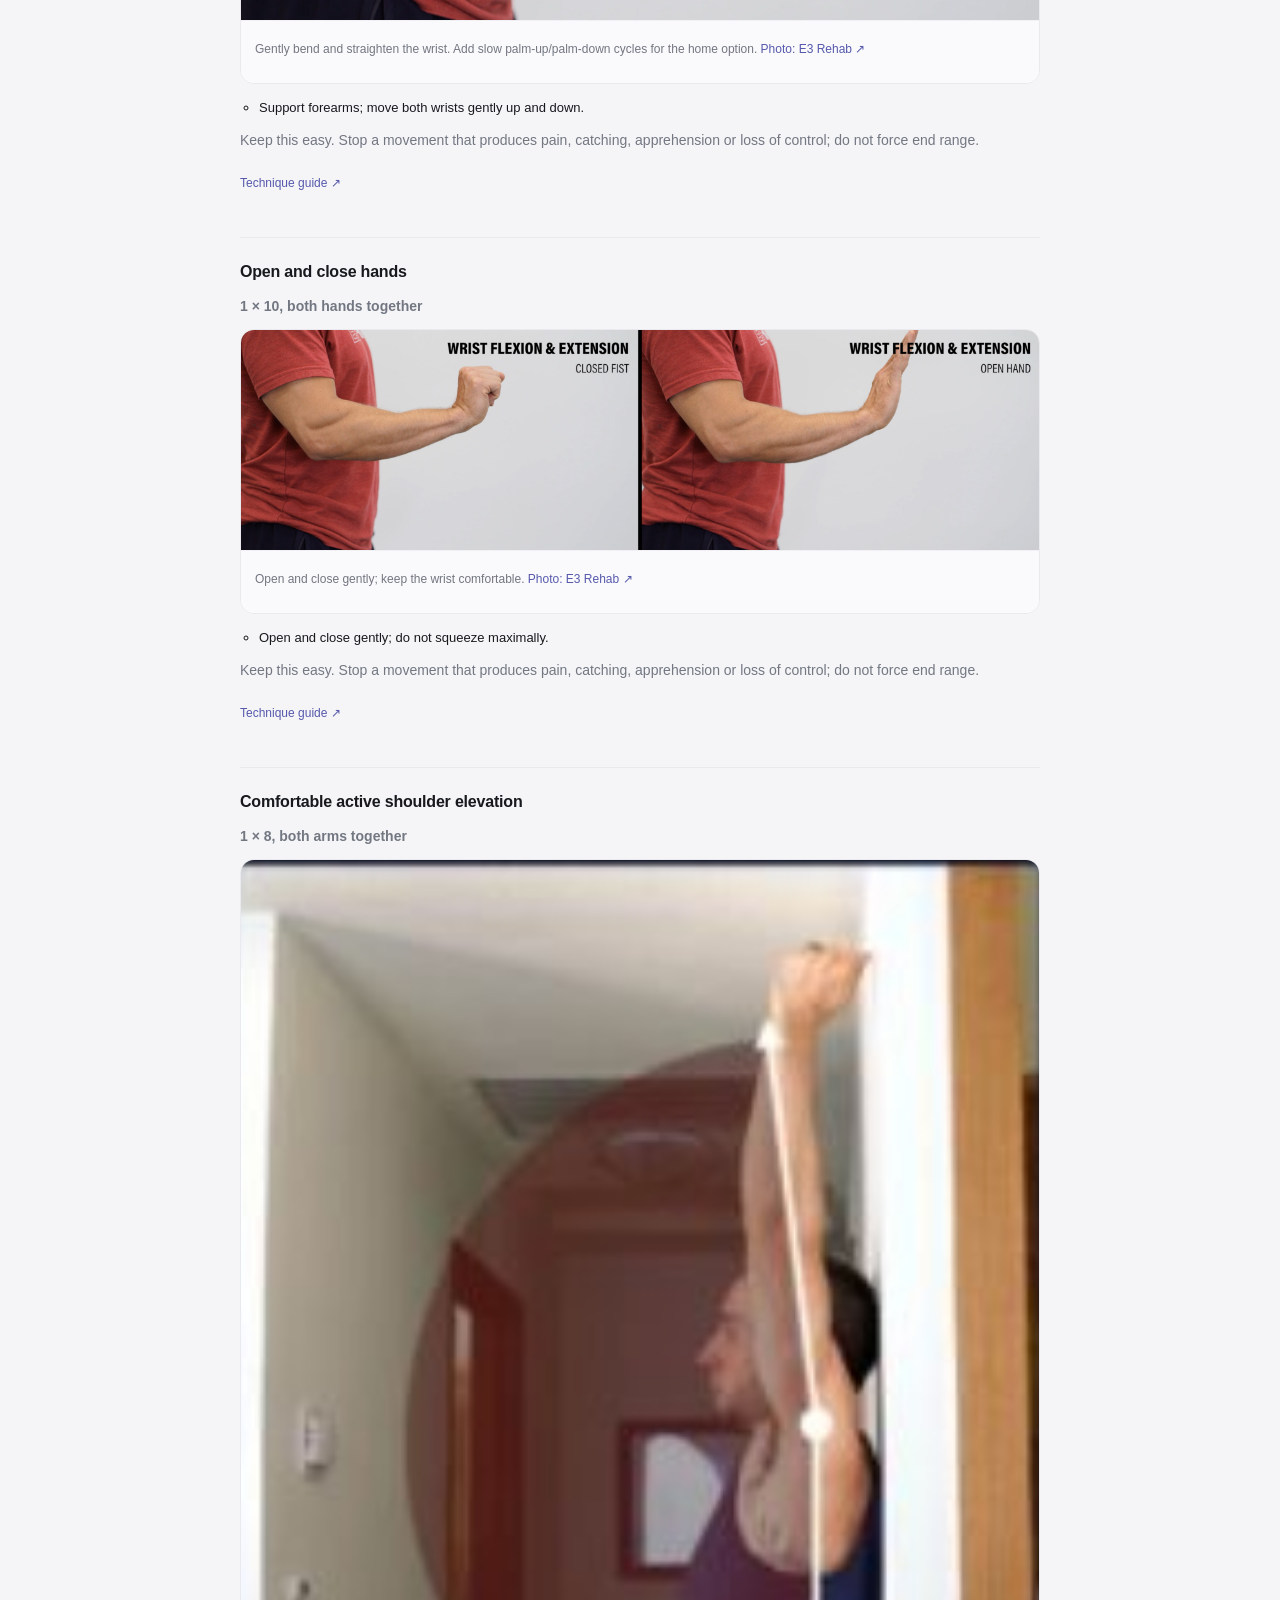
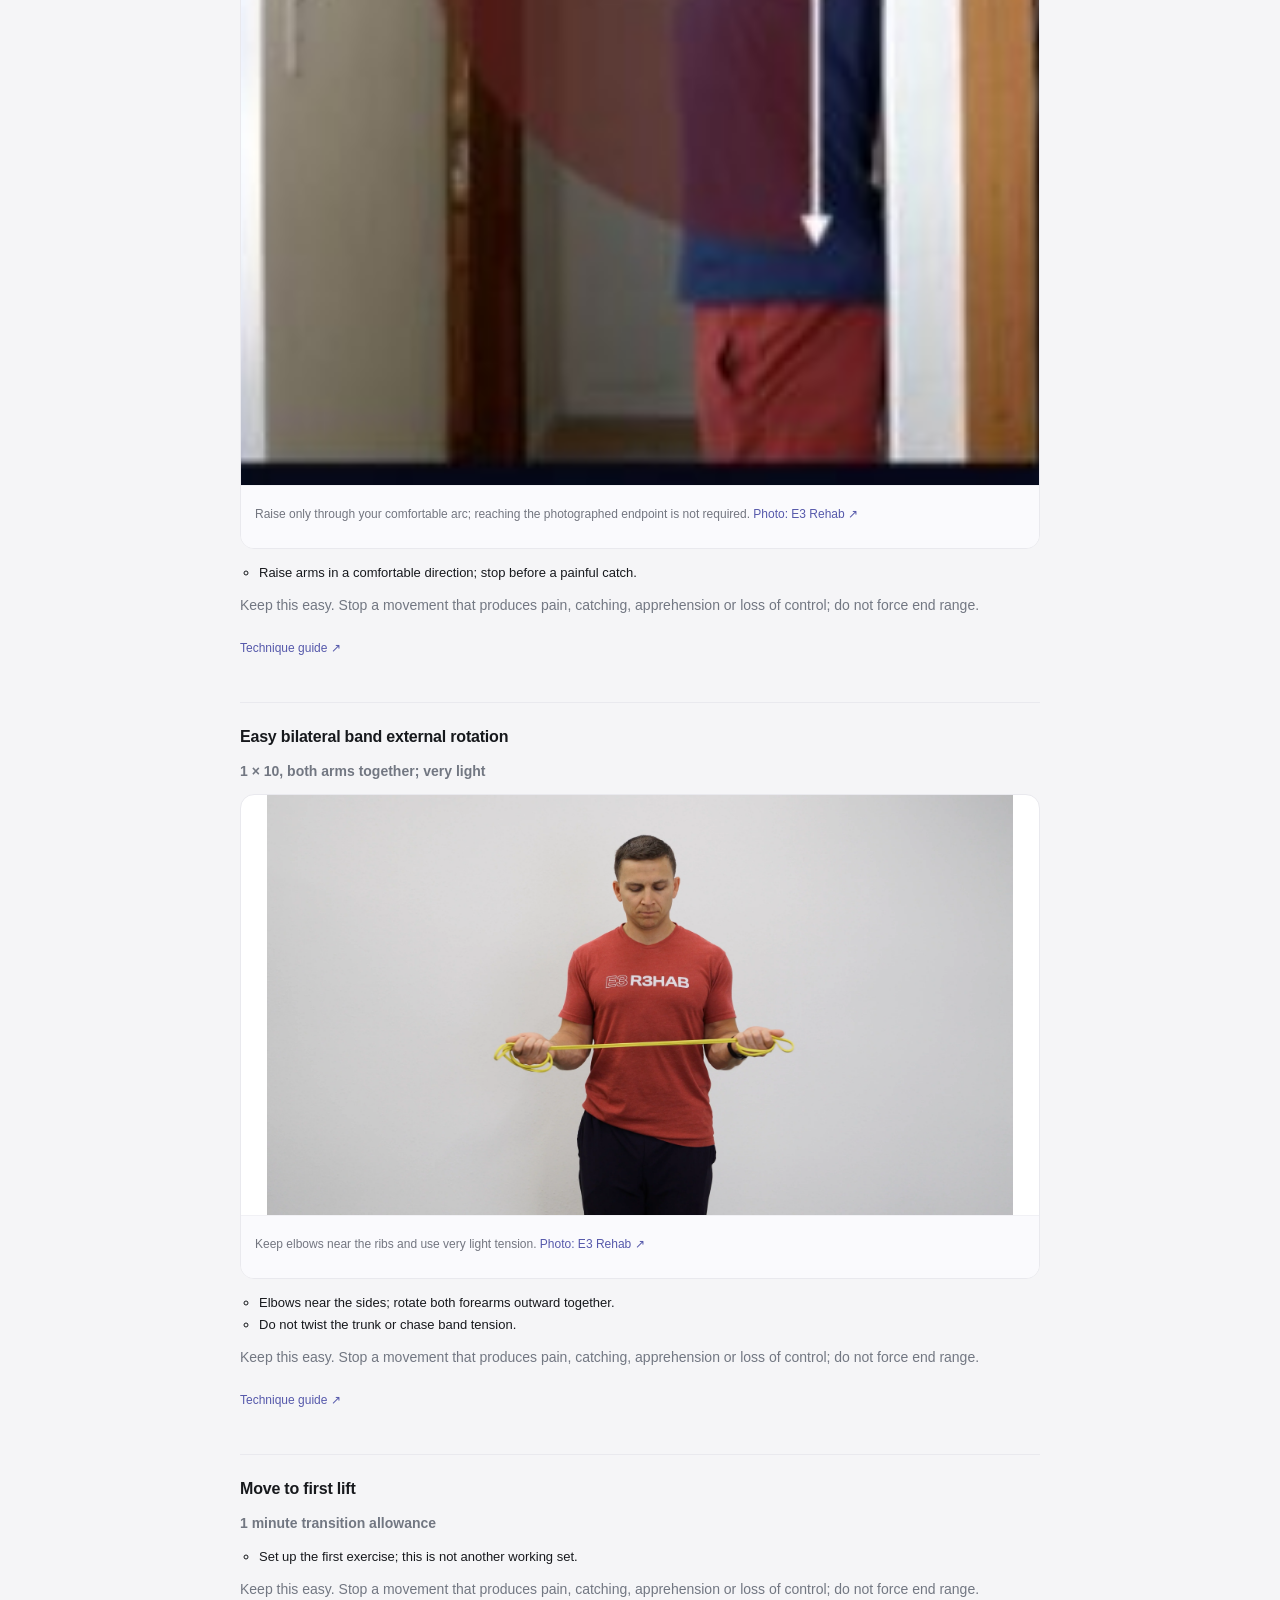
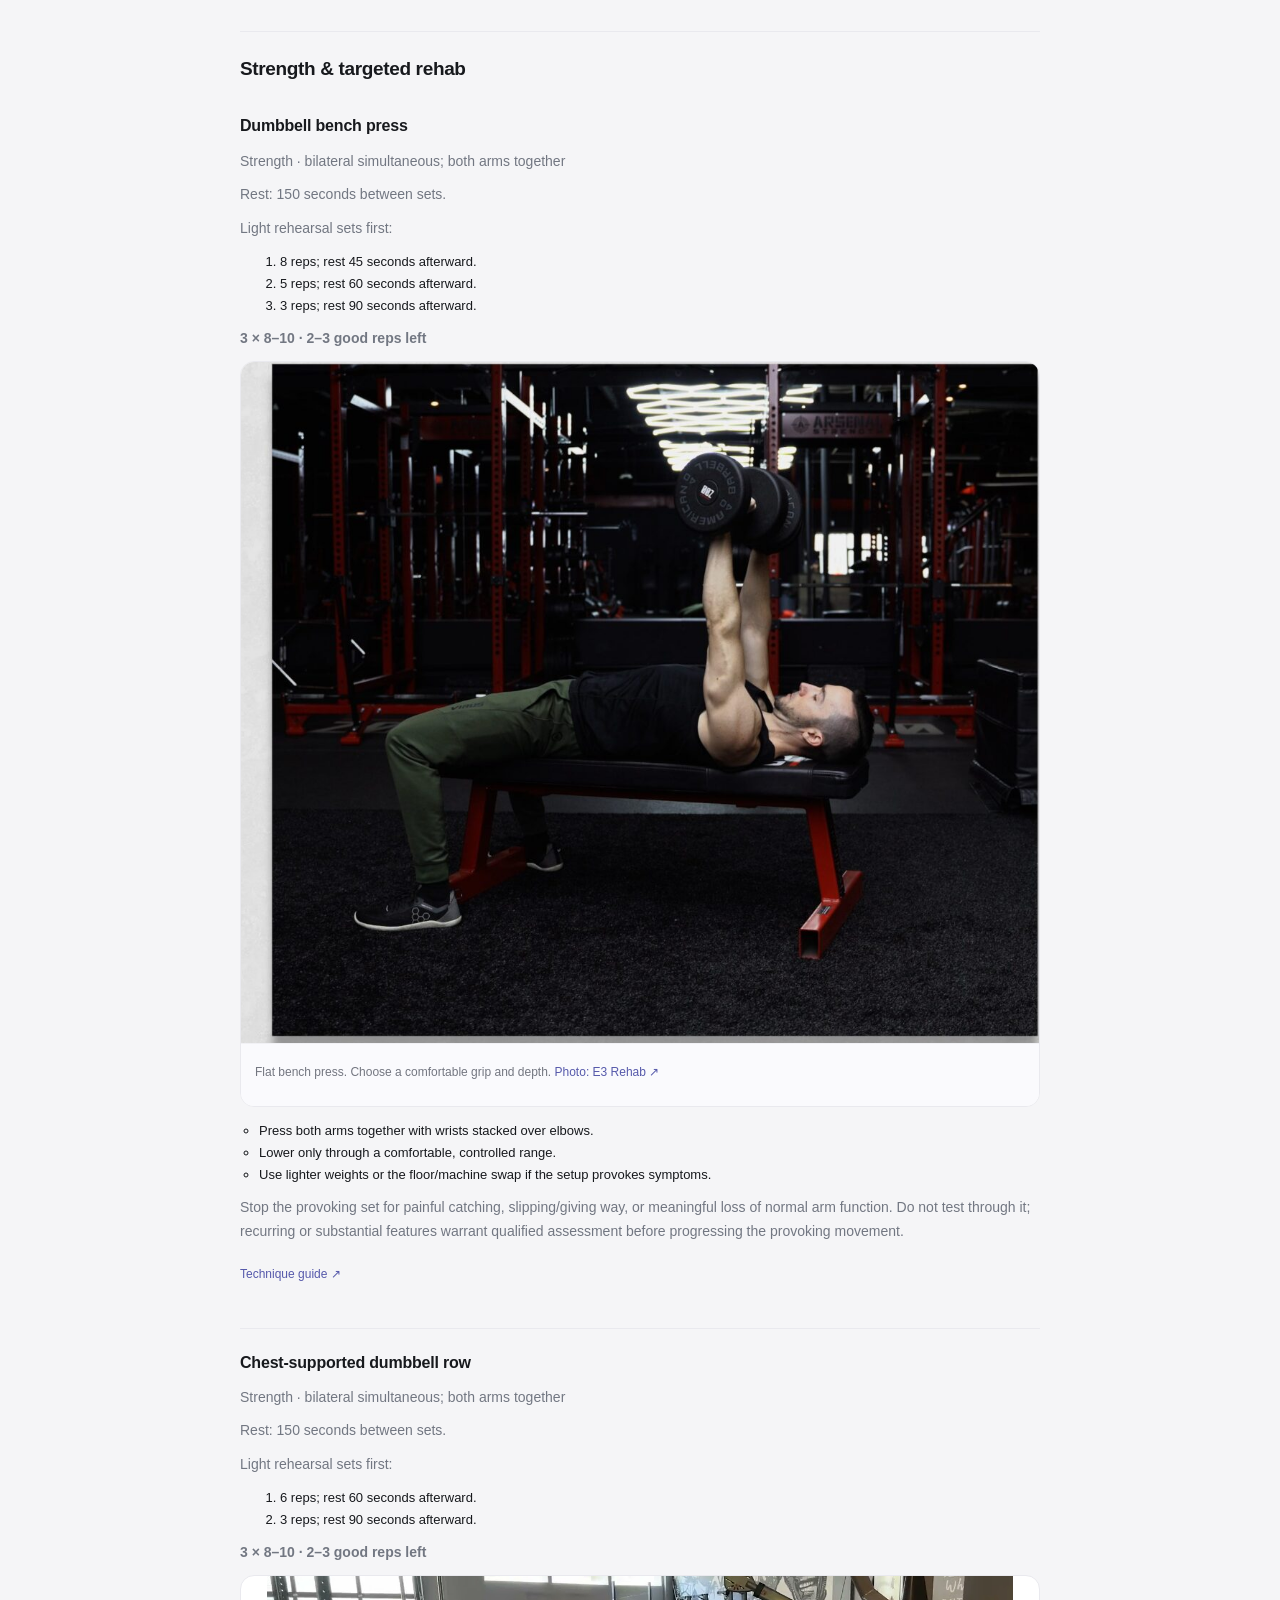
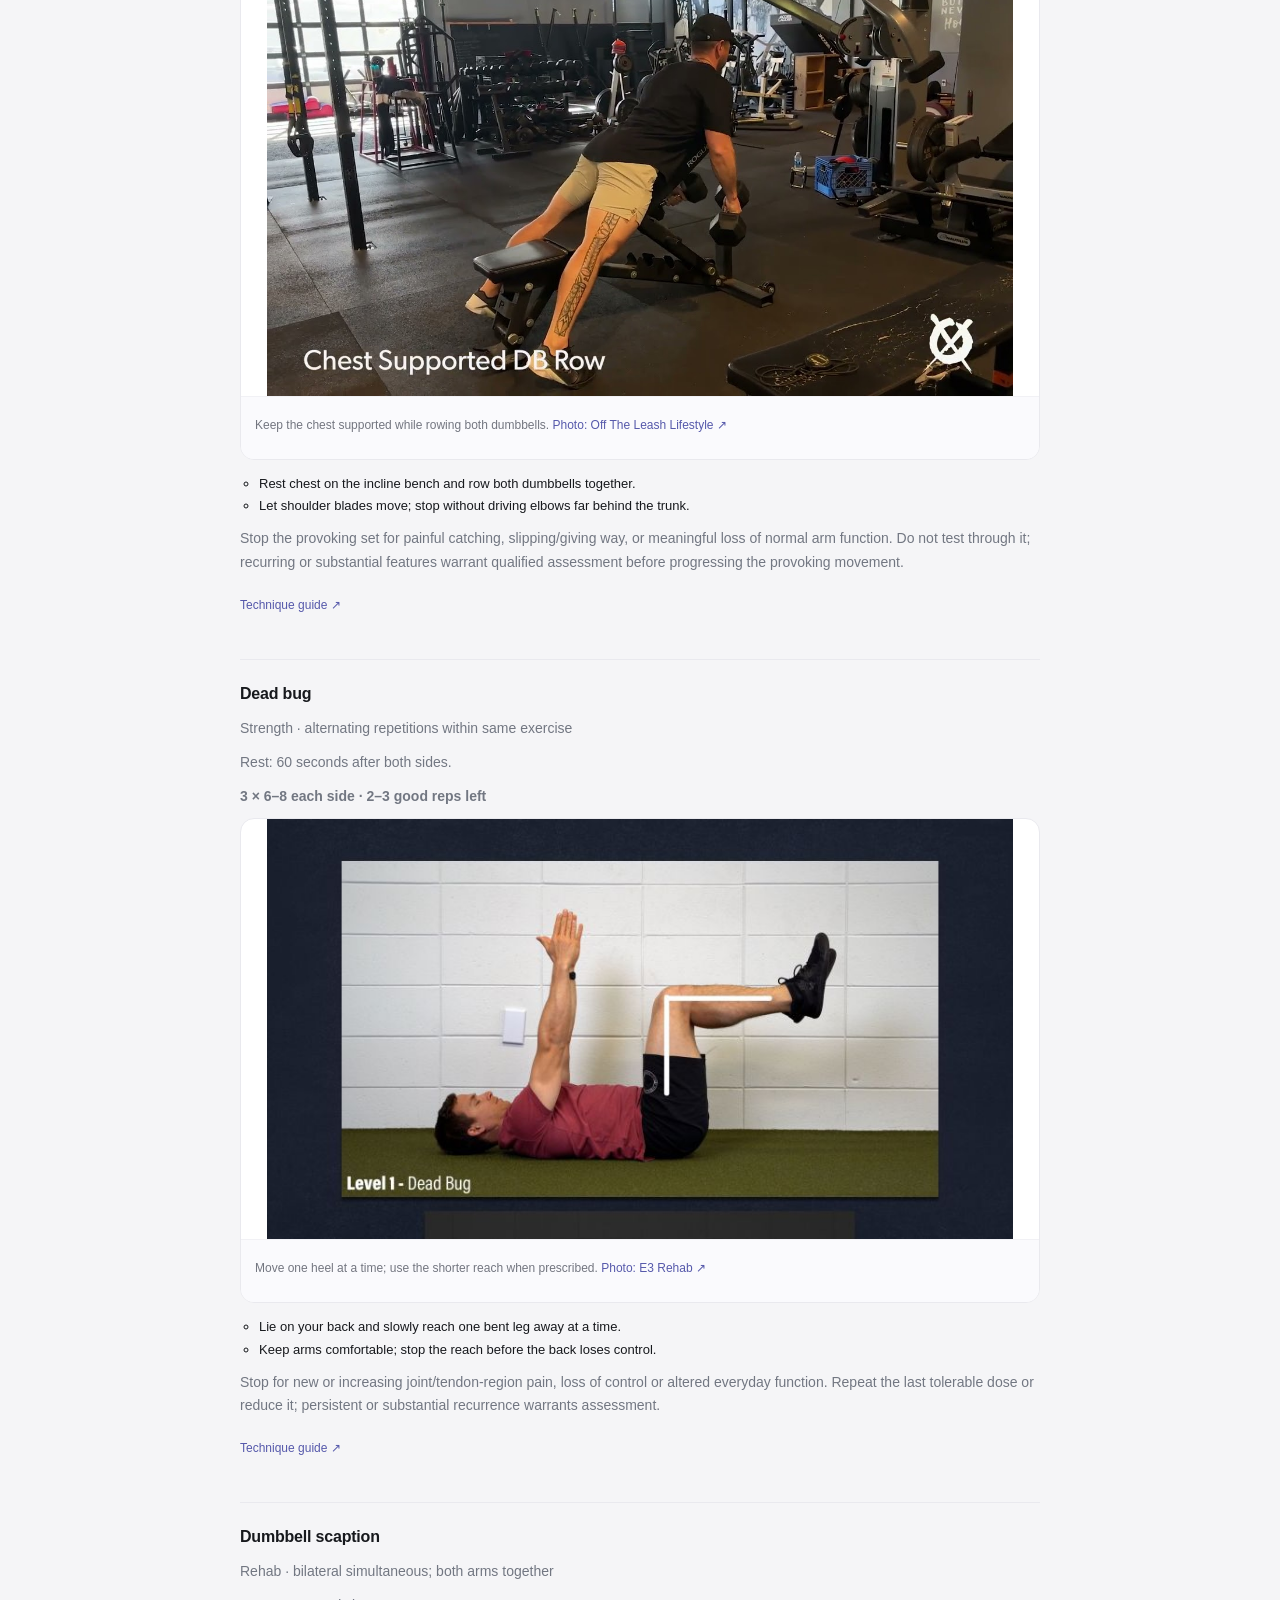
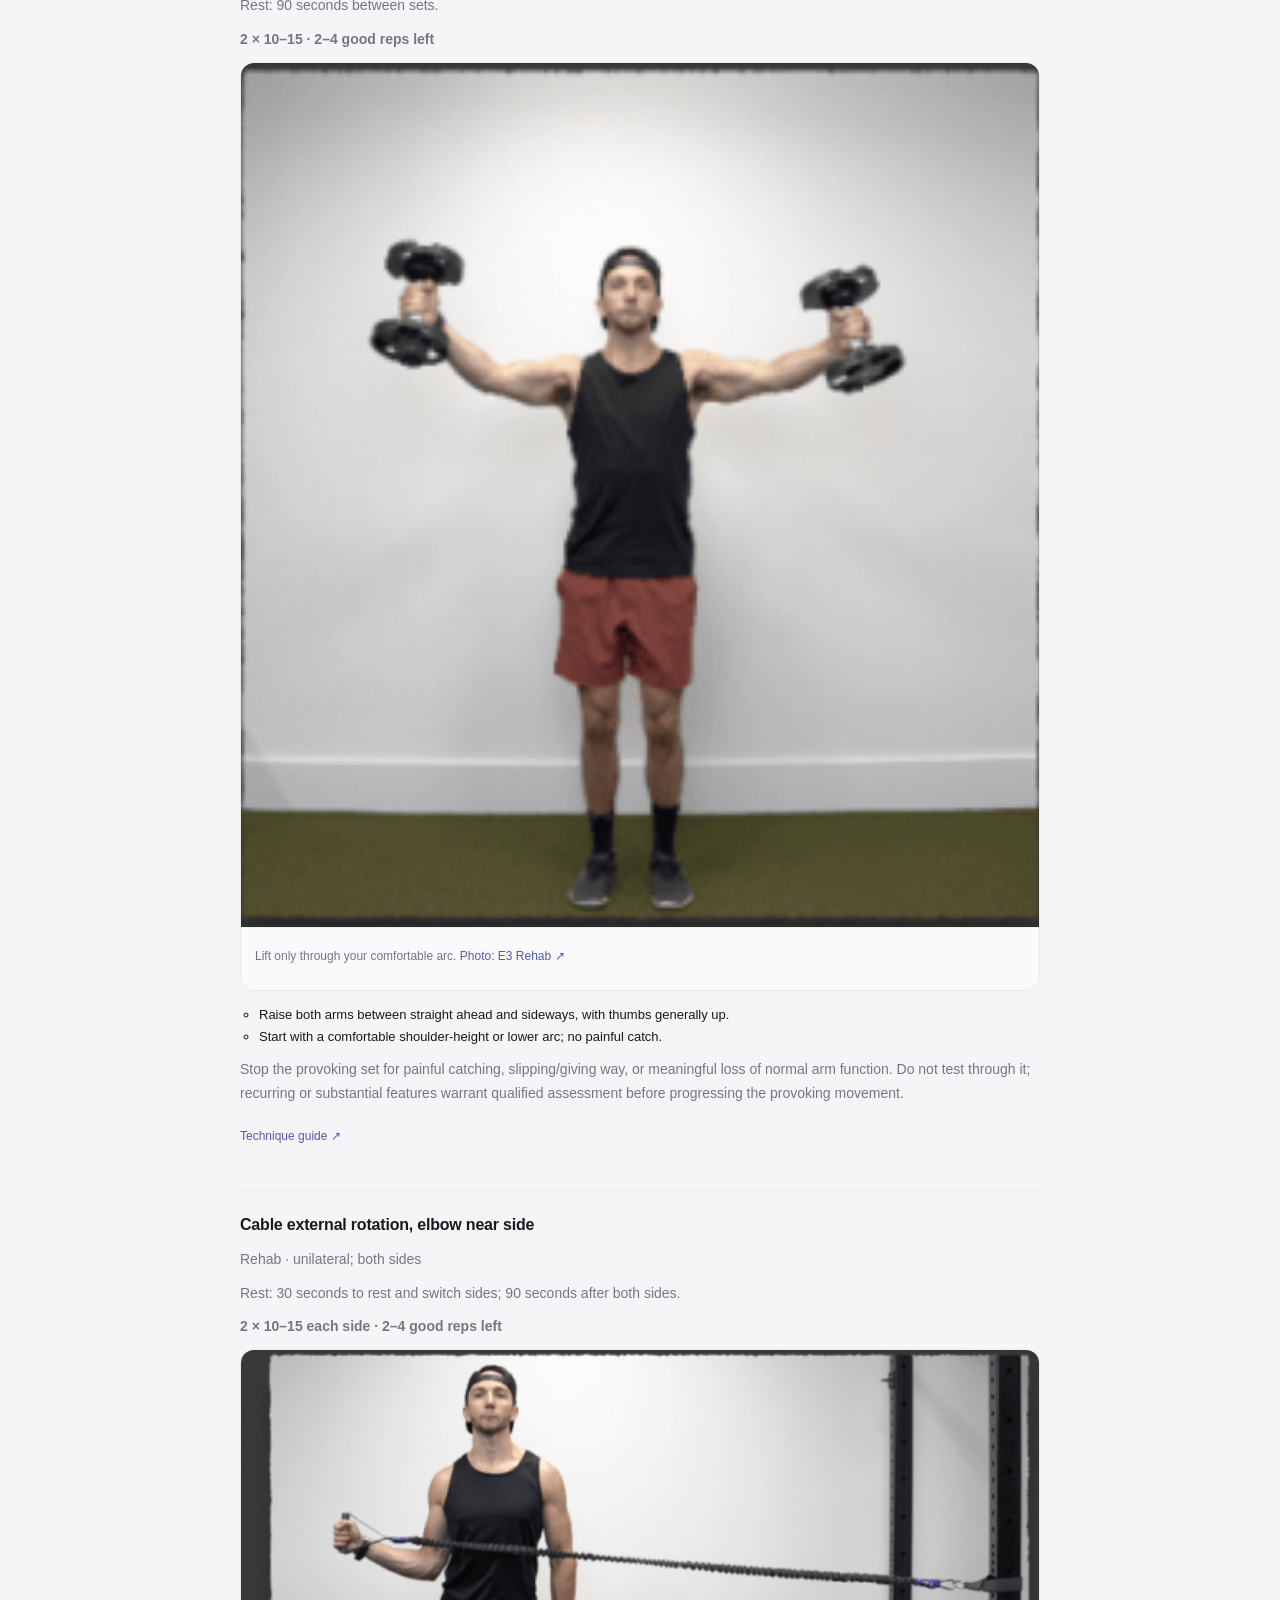
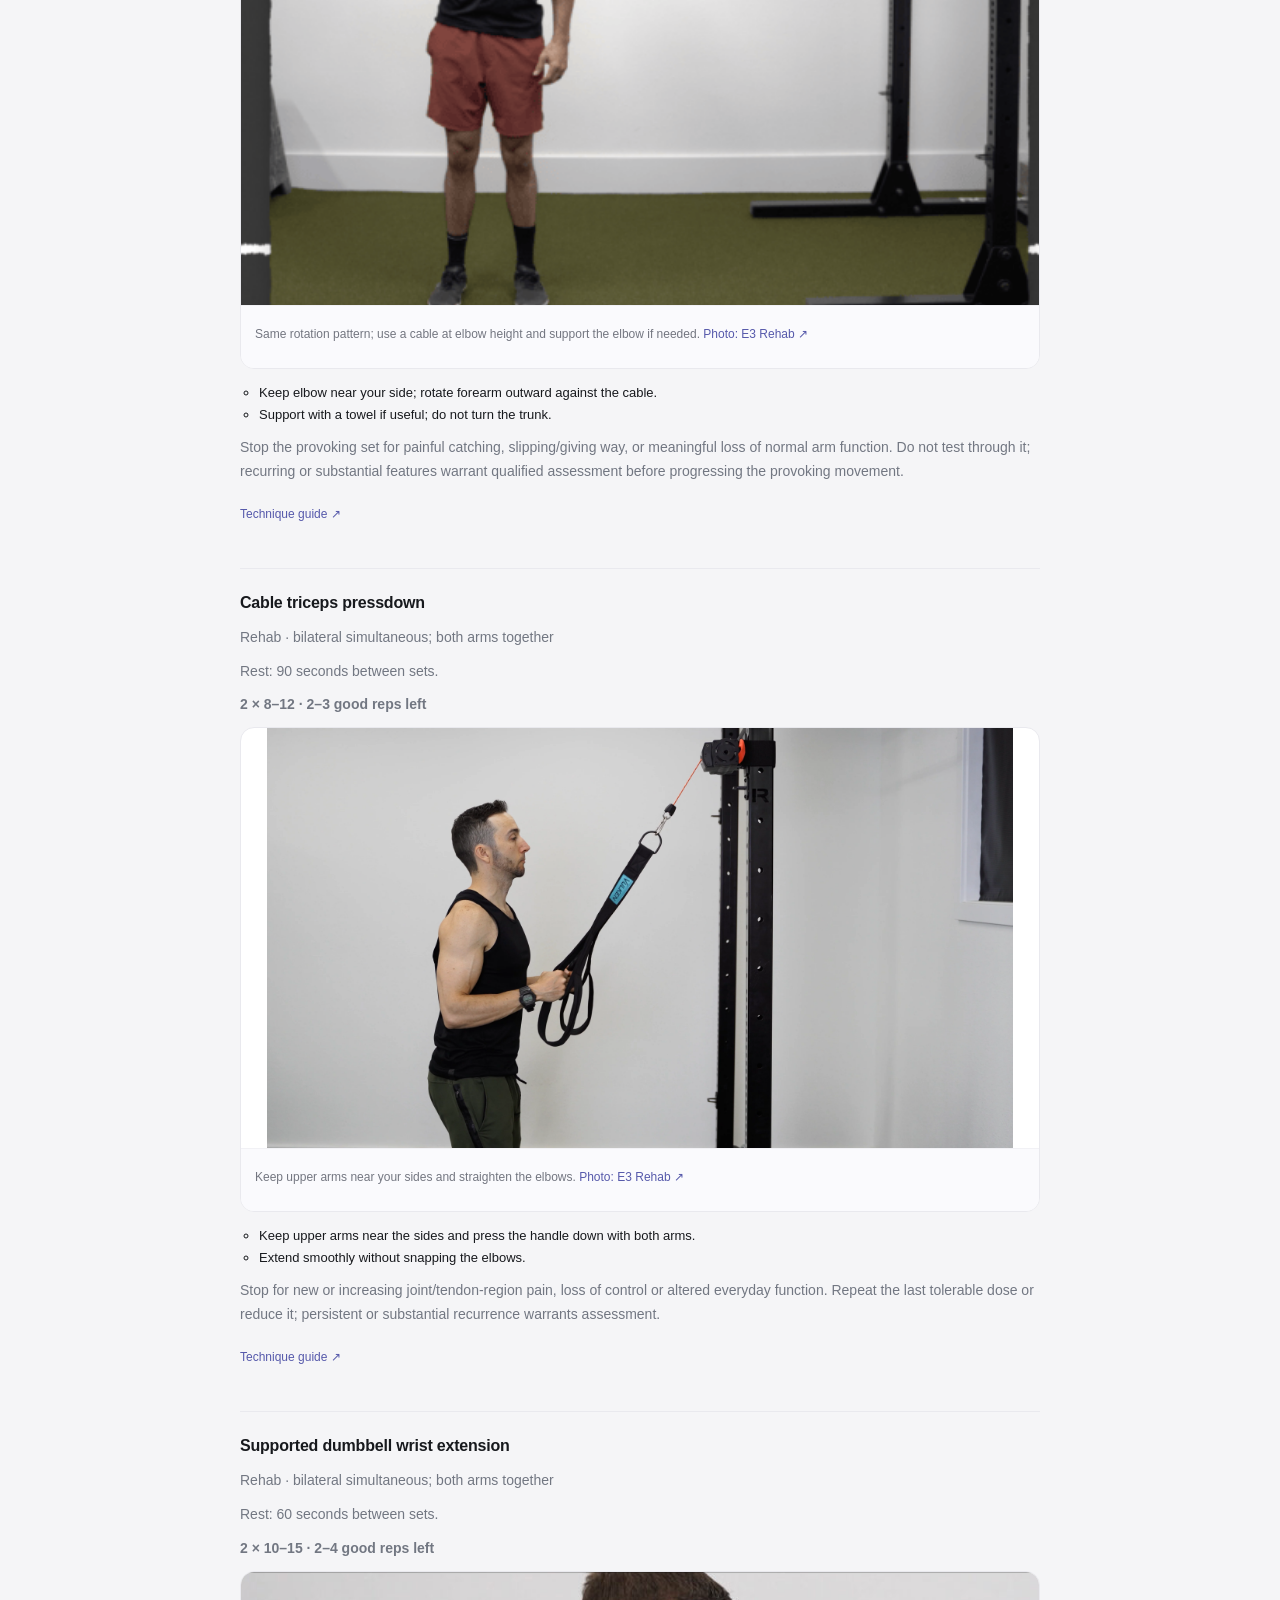
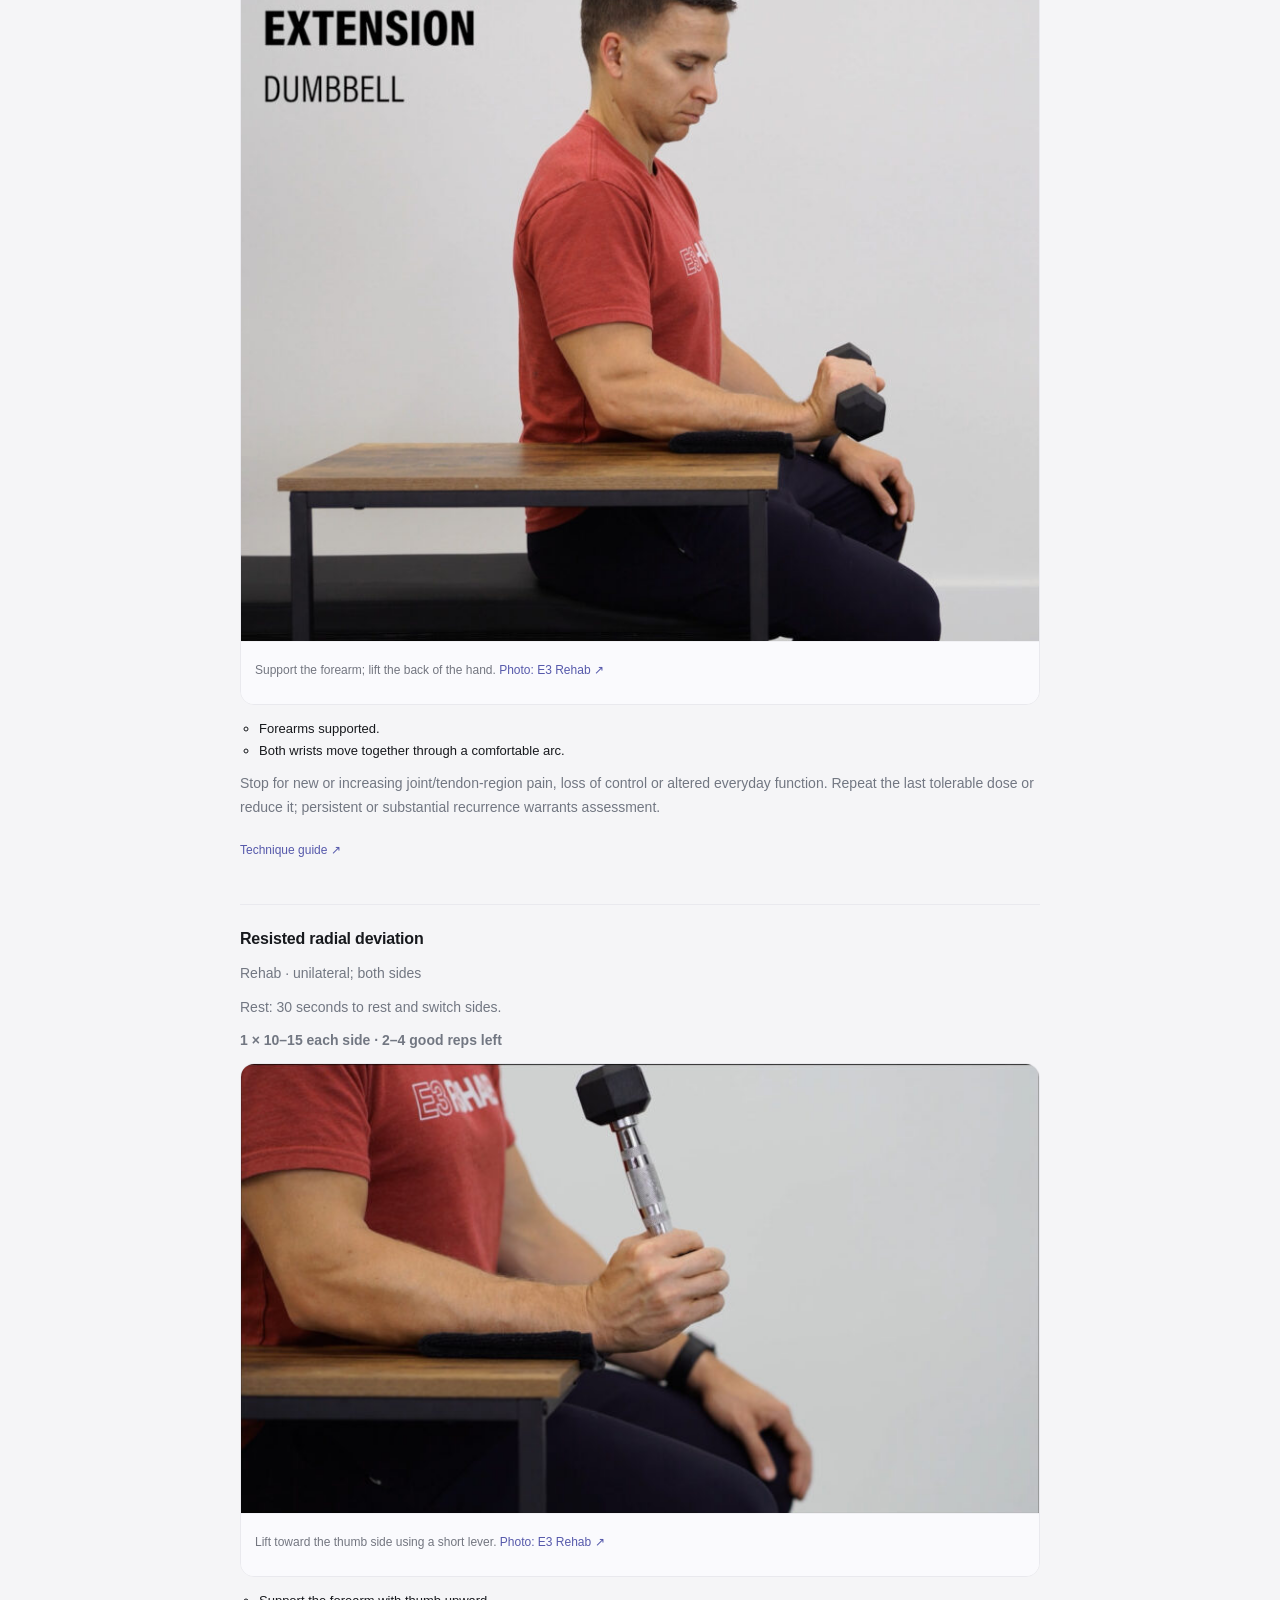
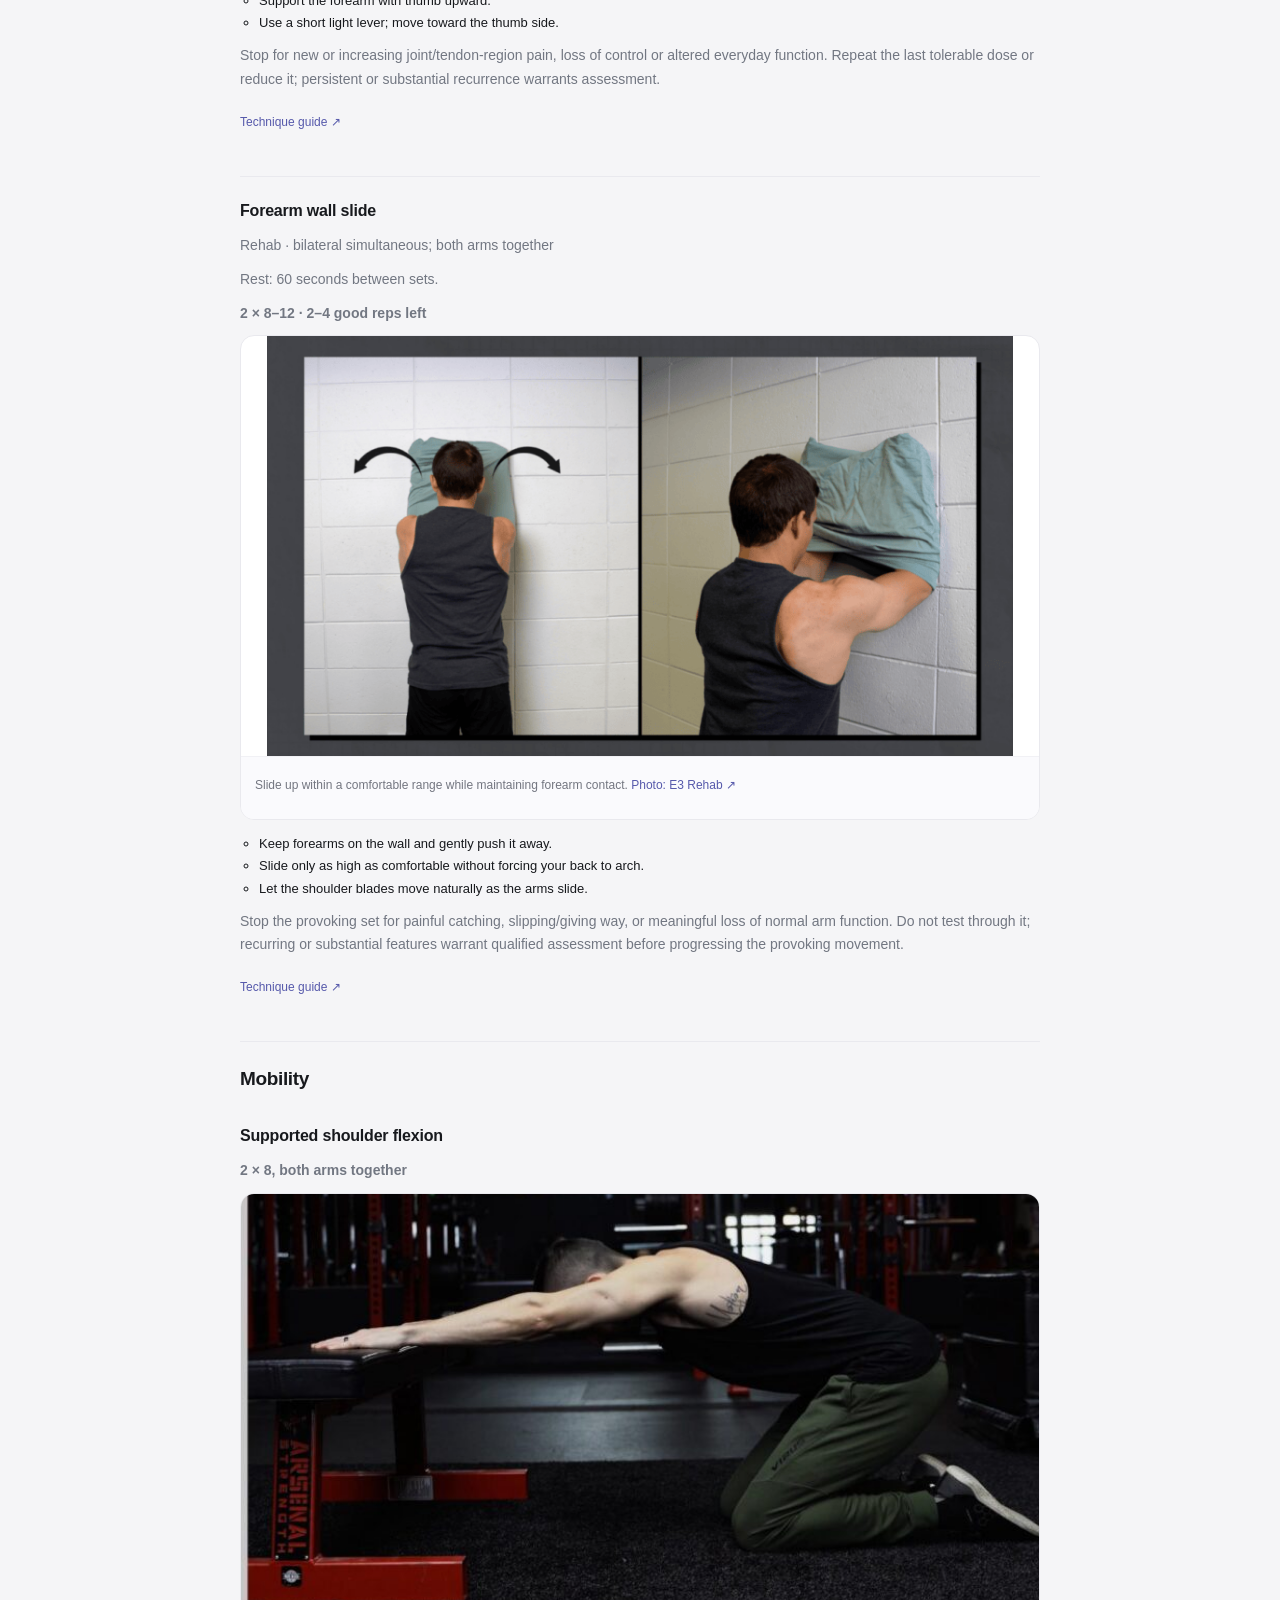
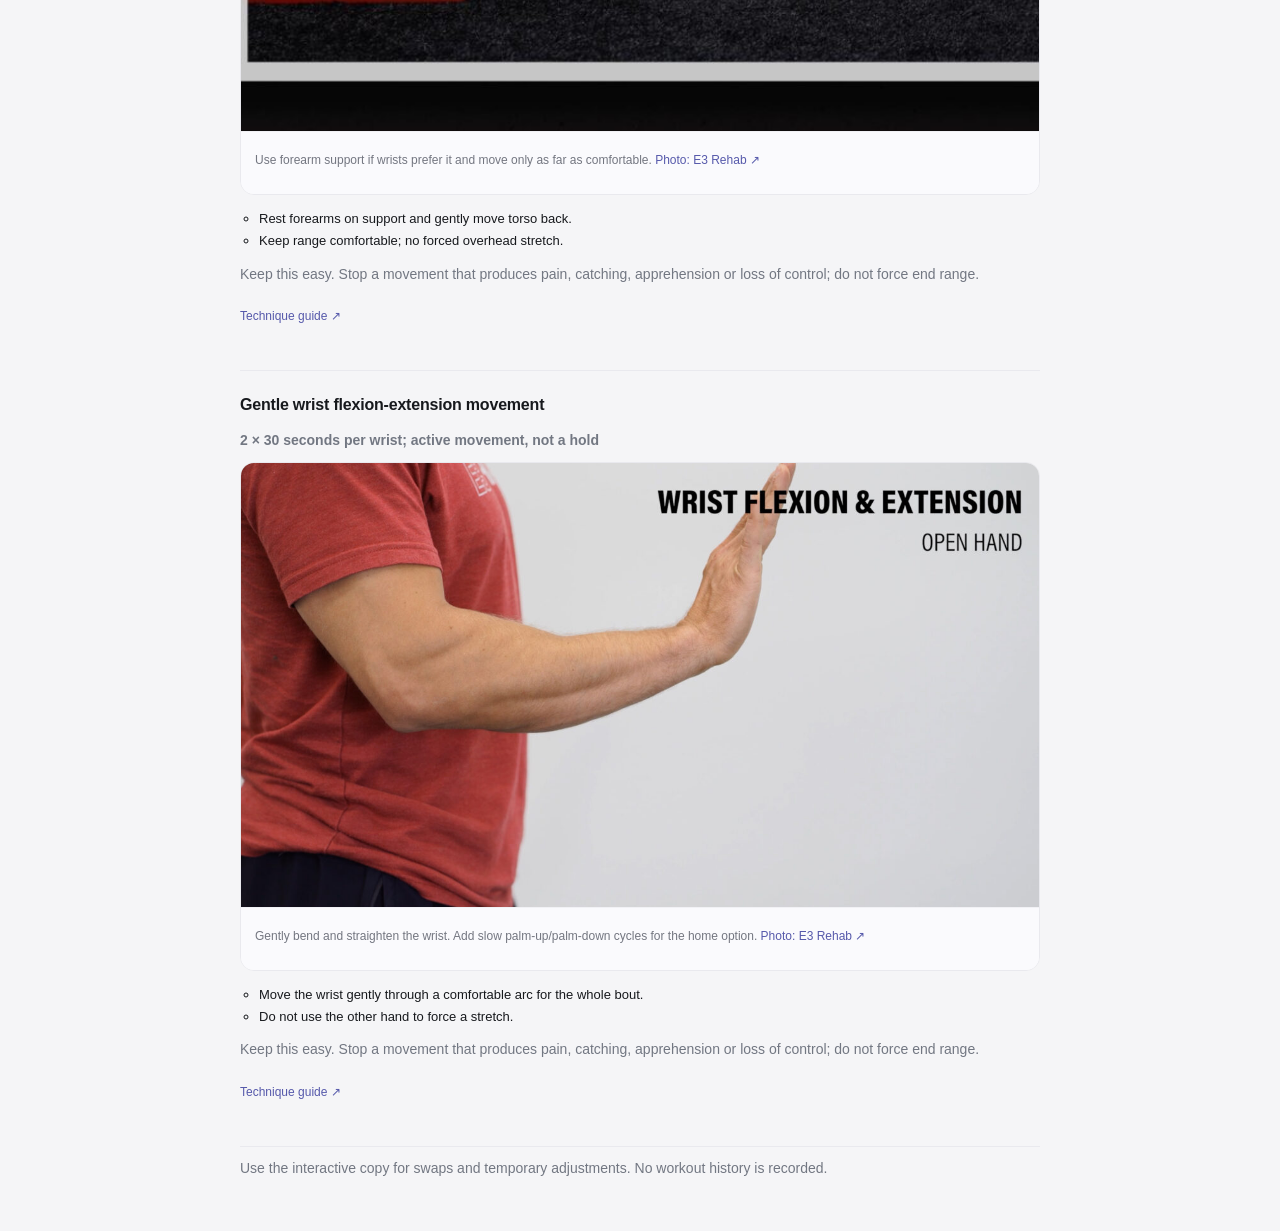
<file: upper-a.html>
<!doctype html><html lang="en"><head><meta charset="utf-8"><meta name="viewport" content="width=device-width,initial-scale=1"><meta name="robots" content="noindex,nofollow"><title>Upper A · Daily Rehab</title><link rel="stylesheet" href="styles.css"></head><body><main class="static-page"><a href="index.html#upper-a">Open interactive session</a><nav aria-label="Other sessions"><a href="upper-a.html">Upper A</a> · <a href="lower-a.html">Lower A</a> · <a href="upper-b.html">Upper B</a> · <a href="lower-b.html">Lower B</a> · <a href="upper-c.html">Upper C</a> · <a href="lower-c.html">Lower C</a></nav><div class="fallback"><p class="eyebrow">Your complete session</p>
<h1>Upper A</h1><p>Follow the sequence at your own pace. Choose manageable loads and comfortable ranges; leave the prescribed good repetitions in reserve.</p>
<h2>Warm up</h2><ol>
<li><h3>Easy bike or walk</h3>
<p><strong>2 minutes, easy</strong></p><figure class="demo reference-photo"><img src="assets/support/body-positioning-1.jpg" alt="Easy pedalling on a stationary bike." loading="lazy" style="max-width:100%;max-height:420px;object-fit:contain"><figcaption>Keep this conversational and easy; adjust the bike to your comfort. <a href="https://www.hss.edu/health-library/move-better/set-up-exercise-bike" target="_blank" rel="noopener noreferrer">Photo: Hospital for Special Surgery ↗</a></figcaption></figure>
<ul><li>Move easily enough to talk normally.</li></ul><p>Keep this easy. Stop a movement that produces pain, catching, apprehension or loss of control; do not force end range.</p>
<p><a href="https://www.orthoinfo.org/recovery/hip-conditioning-program/" target="_blank" rel="noopener noreferrer">Technique guide ↗</a></p>
</li>
<li><h3>Active wrist flexion and extension</h3>
<p><strong>1 × 8 full cycles, both wrists together</strong></p><figure class="demo reference-photo"><span class="photo-frame"><span class="photo-crop" style="aspect-ratio:1.7997256515775033"><img src="assets/support/active-wrist.jpg" alt="Unloaded wrist movement with an open hand." loading="lazy" style="width:203.2520325203252%;height:205.76131687242798%;left:-102.23577235772358%;top:-1.02880658436214%"></span></span><figcaption>Gently bend and straighten the wrist. Add slow palm-up/palm-down cycles for the home option. <a href="https://e3rehab.com/wrist-pain-rehab/" target="_blank" rel="noopener noreferrer">Photo: E3 Rehab ↗</a></figcaption></figure>
<ul><li>Support forearms; move both wrists gently up and down.</li></ul><p>Keep this easy. Stop a movement that produces pain, catching, apprehension or loss of control; do not force end range.</p>
<p><a href="https://www.leedsth.nhs.uk/patients/resources/the-hand-and-wrist/" target="_blank" rel="noopener noreferrer">Technique guide ↗</a></p>
</li>
<li><h3>Open and close hands</h3>
<p><strong>1 × 10, both hands together</strong></p><figure class="demo reference-photo"><span class="photo-frame"><span class="photo-crop" style="aspect-ratio:3.6213991769547325"><img src="assets/support/active-wrist.jpg" alt="Closed-fist and open-hand positions." loading="lazy" style="width:101.01010101010101%;height:205.76131687242798%;left:-0.5050505050505051%;top:-1.02880658436214%"></span></span><figcaption>Open and close gently; keep the wrist comfortable. <a href="https://e3rehab.com/wrist-pain-rehab/" target="_blank" rel="noopener noreferrer">Photo: E3 Rehab ↗</a></figcaption></figure>
<ul><li>Open and close gently; do not squeeze maximally.</li></ul><p>Keep this easy. Stop a movement that produces pain, catching, apprehension or loss of control; do not force end range.</p>
<p><a href="https://www.leedsth.nhs.uk/patients/resources/the-hand-and-wrist/" target="_blank" rel="noopener noreferrer">Technique guide ↗</a></p>
</li>
<li><h3>Comfortable active shoulder elevation</h3>
<p><strong>1 × 8, both arms together</strong></p><figure class="demo reference-photo"><span class="photo-frame"><span class="photo-crop" style="aspect-ratio:0.6514657980456026"><img src="assets/support/C1306.00_02_54_06.Still018-1024x576.jpg" alt="Active shoulder elevation demonstrated from the side." loading="lazy" style="width:444.44444444444446%;height:162.86644951140065%;left:-5.333333333333333%;top:-28.827361563517915%"></span></span><figcaption>Raise only through your comfortable arc; reaching the photographed endpoint is not required. <a href="https://e3rehab.com/shoulder-range-of-motion/" target="_blank" rel="noopener noreferrer">Photo: E3 Rehab ↗</a></figcaption></figure>
<ul><li>Raise arms in a comfortable direction; stop before a painful catch.</li></ul><p>Keep this easy. Stop a movement that produces pain, catching, apprehension or loss of control; do not force end range.</p>
<p><a href="https://www.youtube.com/watch?v=b7yQwf-K7z0" target="_blank" rel="noopener noreferrer">Technique guide ↗</a></p>
</li>
<li><h3>Easy bilateral band external rotation</h3>
<p><strong>1 × 10, both arms together; very light</strong></p><figure class="demo reference-photo"><img src="assets/upper/vimeo-861881942.webp" alt="Bilateral external rotation using a loop band between the hands." loading="lazy" style="max-width:100%;max-height:420px;object-fit:contain"><figcaption>Keep elbows near the ribs and use very light tension. <a href="https://vimeo.com/861881942" target="_blank" rel="noopener noreferrer">Photo: E3 Rehab ↗</a></figcaption></figure>
<ul><li>Elbows near the sides; rotate both forearms outward together.</li><li>Do not twist the trunk or chase band tension.</li></ul><p>Keep this easy. Stop a movement that produces pain, catching, apprehension or loss of control; do not force end range.</p>
<p><a href="https://www.youtube.com/watch?v=mO8YJAxVG2M" target="_blank" rel="noopener noreferrer">Technique guide ↗</a></p>
</li>
<li><h3>Move to first lift</h3>
<p><strong>1 minute transition allowance</strong></p>
<ul><li>Set up the first exercise; this is not another working set.</li></ul><p>Keep this easy. Stop a movement that produces pain, catching, apprehension or loss of control; do not force end range.</p>
</li>
</ol>
<h2>Strength & targeted rehab</h2><ol>
<li class="fallback-exercise"><h3>Dumbbell bench press</h3><p>Strength · bilateral simultaneous; both arms together</p>
<p>Rest: 150 seconds between sets.</p>
<p>Light rehearsal sets first:</p><ol><li>8 reps; rest 45 seconds afterward.</li><li>5 reps; rest 60 seconds afterward.</li><li>3 reps; rest 90 seconds afterward.</li></ol>
<p><strong>3 × 8–10 · 2–3 good reps left</strong></p><figure class="demo reference-photo"><span class="photo-frame"><span class="photo-crop" style="aspect-ratio:1.1725768321513002"><img src="assets/upper/bench-press.jpg" alt="Dumbbell bench press on a flat bench." loading="lazy" style="width:230.4147465437788%;height:151.9756838905775%;left:-117.05069124423963%;top:-14.893617021276595%"></span></span><figcaption>Flat bench press. Choose a comfortable grip and depth. <a href="https://e3rehab.com/acromioclavicular-joint-injury/" target="_blank" rel="noopener noreferrer">Photo: E3 Rehab ↗</a></figcaption></figure>
<ul><li>Press both arms together with wrists stacked over elbows.</li><li>Lower only through a comfortable, controlled range.</li><li>Use lighter weights or the floor/machine swap if the setup provokes symptoms.</li></ul><p>Stop the provoking set for painful catching, slipping/giving way, or meaningful loss of normal arm function. Do not test through it; recurring or substantial features warrant qualified assessment before progressing the provoking movement.</p>
<p><a href="https://e3rehab.com/acromioclavicular-joint-injury/" target="_blank" rel="noopener noreferrer">Technique guide ↗</a></p>
</li>
<li class="fallback-exercise"><h3>Chest-supported dumbbell row</h3><p>Strength · bilateral simultaneous; both arms together</p>
<p>Rest: 150 seconds between sets.</p>
<p>Light rehearsal sets first:</p><ol><li>6 reps; rest 60 seconds afterward.</li><li>3 reps; rest 90 seconds afterward.</li></ol>
<p><strong>3 × 8–10 · 2–3 good reps left</strong></p><figure class="demo reference-photo"><img src="assets/upper/incline-row.jpeg" alt="Chest-supported dumbbell row on an incline bench." loading="lazy" style="max-width:100%;max-height:420px;object-fit:contain"><figcaption>Keep the chest supported while rowing both dumbbells. <a href="https://www.offtheleashlifestyle.com/training-videos/chest-supported-db-row" target="_blank" rel="noopener noreferrer">Photo: Off The Leash Lifestyle ↗</a></figcaption></figure>
<ul><li>Rest chest on the incline bench and row both dumbbells together.</li><li>Let shoulder blades move; stop without driving elbows far behind the trunk.</li></ul><p>Stop the provoking set for painful catching, slipping/giving way, or meaningful loss of normal arm function. Do not test through it; recurring or substantial features warrant qualified assessment before progressing the provoking movement.</p>
<p><a href="https://www.youtube.com/watch?v=fbV6EpgXIaw" target="_blank" rel="noopener noreferrer">Technique guide ↗</a></p>
</li>
<li class="fallback-exercise"><h3>Dead bug</h3><p>Strength · alternating repetitions within same exercise</p>
<p>Rest: 60 seconds after both sides.</p>
<p><strong>3 × 6–8 each side · 2–3 good reps left</strong></p><figure class="demo reference-photo"><img src="assets/upper/deadbug-easy.jpg" alt="Supine dead-bug starting position, knees bent and arms upright." loading="lazy" style="max-width:100%;max-height:420px;object-fit:contain"><figcaption>Move one heel at a time; use the shorter reach when prescribed. <a href="https://e3rehab.com/spondylolisthesis/" target="_blank" rel="noopener noreferrer">Photo: E3 Rehab ↗</a></figcaption></figure>
<ul><li>Lie on your back and slowly reach one bent leg away at a time.</li><li>Keep arms comfortable; stop the reach before the back loses control.</li></ul><p>Stop for new or increasing joint/tendon-region pain, loss of control or altered everyday function. Repeat the last tolerable dose or reduce it; persistent or substantial recurrence warrants assessment.</p>
<p><a href="https://www.youtube.com/watch?v=BZYaCzbP09M" target="_blank" rel="noopener noreferrer">Technique guide ↗</a></p>
</li>
<li class="fallback-exercise"><h3>Dumbbell scaption</h3><p>Rehab · bilateral simultaneous; both arms together</p>
<p>Rest: 90 seconds between sets.</p>
<p><strong>2 × 10–15 · 2–4 good reps left</strong></p><figure class="demo reference-photo"><span class="photo-frame"><span class="photo-crop" style="aspect-ratio:0.9236453201970444"><img src="assets/upper/scaption.png" alt="Dumbbell scaption with arms slightly forward of the sides." loading="lazy" style="width:333.33333333333337%;height:172.41379310344828%;left:-5.333333333333334%;top:-35.3448275862069%"></span></span><figcaption>Lift only through your comfortable arc. <a href="https://e3rehab.com/rotator-cuff-exercises/" target="_blank" rel="noopener noreferrer">Photo: E3 Rehab ↗</a></figcaption></figure>
<ul><li>Raise both arms between straight ahead and sideways, with thumbs generally up.</li><li>Start with a comfortable shoulder-height or lower arc; no painful catch.</li></ul><p>Stop the provoking set for painful catching, slipping/giving way, or meaningful loss of normal arm function. Do not test through it; recurring or substantial features warrant qualified assessment before progressing the provoking movement.</p>
<p><a href="https://www.youtube.com/watch?v=mO8YJAxVG2M" target="_blank" rel="noopener noreferrer">Technique guide ↗</a></p>
</li>
<li class="fallback-exercise"><h3>Cable external rotation, elbow near side</h3><p>Rehab · unilateral; both sides</p>
<p>Rest: 30 seconds to rest and switch sides; 90 seconds after both sides.</p>
<p><strong>2 × 10–15 each side · 2–4 good reps left</strong></p><figure class="demo reference-photo"><span class="photo-frame"><span class="photo-crop" style="aspect-ratio:1.43836836480228"><img src="assets/upper/cuff-external.png" alt="Anchored shoulder external rotation with elbow at the side." loading="lazy" style="width:154.7987616099071%;height:124.68827930174562%;left:-52.32198142414861%;top:-8.977556109725684%"></span></span><figcaption>Same rotation pattern; use a cable at elbow height and support the elbow if needed. <a href="https://e3rehab.com/rotator-cuff-exercises/" target="_blank" rel="noopener noreferrer">Photo: E3 Rehab ↗</a></figcaption></figure>
<ul><li>Keep elbow near your side; rotate forearm outward against the cable.</li><li>Support with a towel if useful; do not turn the trunk.</li></ul><p>Stop the provoking set for painful catching, slipping/giving way, or meaningful loss of normal arm function. Do not test through it; recurring or substantial features warrant qualified assessment before progressing the provoking movement.</p>
<p><a href="https://www.youtube.com/watch?v=mO8YJAxVG2M" target="_blank" rel="noopener noreferrer">Technique guide ↗</a></p>
</li>
<li class="fallback-exercise"><h3>Cable triceps pressdown</h3><p>Rehab · bilateral simultaneous; both arms together</p>
<p>Rest: 90 seconds between sets.</p>
<p><strong>2 × 8–12 · 2–3 good reps left</strong></p><figure class="demo reference-photo"><img src="assets/upper/vimeo-959227856.webp" alt="Standing cable triceps pressdown." loading="lazy" style="max-width:100%;max-height:420px;object-fit:contain"><figcaption>Keep upper arms near your sides and straighten the elbows. <a href="https://vimeo.com/959227856" target="_blank" rel="noopener noreferrer">Photo: E3 Rehab ↗</a></figcaption></figure>
<ul><li>Keep upper arms near the sides and press the handle down with both arms.</li><li>Extend smoothly without snapping the elbows.</li></ul><p>Stop for new or increasing joint/tendon-region pain, loss of control or altered everyday function. Repeat the last tolerable dose or reduce it; persistent or substantial recurrence warrants assessment.</p>
<p><a href="https://www.youtube.com/watch?v=7Q-VrNGgM2U" target="_blank" rel="noopener noreferrer">Technique guide ↗</a></p>
</li>
<li class="fallback-exercise"><h3>Supported dumbbell wrist extension</h3><p>Rehab · bilateral simultaneous; both arms together</p>
<p>Rest: 60 seconds between sets.</p>
<p><strong>2 × 10–15 · 2–4 good reps left</strong></p><figure class="demo reference-photo"><span class="photo-frame"><span class="photo-crop" style="aspect-ratio:1.1925011431184271"><img src="assets/upper/wrist-options.jpg" alt="Forearm-supported dumbbell wrist extension, palm down." loading="lazy" style="width:306.7484662576687%;height:205.76131687242798%;left:-0.920245398773006%;top:-103.70370370370371%"></span></span><figcaption>Support the forearm; lift the back of the hand. <a href="https://e3rehab.com/wrist-pain-rehab/" target="_blank" rel="noopener noreferrer">Photo: E3 Rehab ↗</a></figcaption></figure>
<ul><li>Forearms supported.</li><li>Both wrists move together through a comfortable arc.</li></ul><p>Stop for new or increasing joint/tendon-region pain, loss of control or altered everyday function. Repeat the last tolerable dose or reduce it; persistent or substantial recurrence warrants assessment.</p>
<p><a href="https://www.youtube.com/watch?v=nyyY81RzNCQ&amp;t=961s" target="_blank" rel="noopener noreferrer">Technique guide ↗</a></p>
</li>
<li class="fallback-exercise"><h3>Resisted radial deviation</h3><p>Rehab · unilateral; both sides</p>
<p>Rest: 30 seconds to rest and switch sides.</p>
<p><strong>1 × 10–15 each side · 2–4 good reps left</strong></p><figure class="demo reference-photo"><span class="photo-frame"><span class="photo-crop" style="aspect-ratio:1.7777777777777777"><img src="assets/upper/radial-weight.jpg" alt="Supported wrist radial deviation with a short weighted lever." loading="lazy" style="width:333.33333333333337%;height:333.33333333333337%;left:-7.333333333333333%;top:-35.666666666666664%"></span></span><figcaption>Lift toward the thumb side using a short lever. <a href="https://e3rehab.com/wrist-pain-rehab/" target="_blank" rel="noopener noreferrer">Photo: E3 Rehab ↗</a></figcaption></figure>
<ul><li>Support the forearm with thumb upward.</li><li>Use a short light lever; move toward the thumb side.</li></ul><p>Stop for new or increasing joint/tendon-region pain, loss of control or altered everyday function. Repeat the last tolerable dose or reduce it; persistent or substantial recurrence warrants assessment.</p>
<p><a href="https://www.youtube.com/watch?v=nyyY81RzNCQ&amp;t=961s" target="_blank" rel="noopener noreferrer">Technique guide ↗</a></p>
</li>
<li class="fallback-exercise"><h3>Forearm wall slide</h3><p>Rehab · bilateral simultaneous; both arms together</p>
<p>Rest: 60 seconds between sets.</p>
<p><strong>2 × 8–12 · 2–4 good reps left</strong></p><figure class="demo reference-photo"><img src="assets/support/1_Forward-Wall-Slide-1024x576.png" alt="Forearm wall slide with a towel." loading="lazy" style="max-width:100%;max-height:420px;object-fit:contain"><figcaption>Slide up within a comfortable range while maintaining forearm contact. <a href="https://e3rehab.com/rhomboidexercises/" target="_blank" rel="noopener noreferrer">Photo: E3 Rehab ↗</a></figcaption></figure>
<ul><li>Keep forearms on the wall and gently push it away.</li><li>Slide only as high as comfortable without forcing your back to arch.</li><li>Let the shoulder blades move naturally as the arms slide.</li></ul><p>Stop the provoking set for painful catching, slipping/giving way, or meaningful loss of normal arm function. Do not test through it; recurring or substantial features warrant qualified assessment before progressing the provoking movement.</p>
<p><a href="https://e3rehab.com/rhomboidexercises/" target="_blank" rel="noopener noreferrer">Technique guide ↗</a></p>
</li>
</ol>
<h2>Mobility</h2><ol>
<li><h3>Supported shoulder flexion</h3>
<p><strong>2 × 8, both arms together</strong></p><figure class="demo reference-photo"><span class="photo-frame"><span class="photo-crop" style="aspect-ratio:1.4856081708449396"><img src="assets/support/C0606.00_10_27_24.Still016-scaled.jpeg" alt="Kneeling supported shoulder-flexion stretch using a bench." loading="lazy" style="width:333.33333333333337%;height:278.5515320334262%;left:-113.66666666666667%;top:-110.58495821727021%"></span></span><figcaption>Use forearm support if wrists prefer it and move only as far as comfortable. <a href="https://e3rehab.com/shoulder-instability/" target="_blank" rel="noopener noreferrer">Photo: E3 Rehab ↗</a></figcaption></figure>
<ul><li>Rest forearms on support and gently move torso back.</li><li>Keep range comfortable; no forced overhead stretch.</li></ul><p>Keep this easy. Stop a movement that produces pain, catching, apprehension or loss of control; do not force end range.</p>
<p><a href="https://www.youtube.com/watch?v=fbV6EpgXIaw" target="_blank" rel="noopener noreferrer">Technique guide ↗</a></p>
</li>
<li><h3>Gentle wrist flexion-extension movement</h3>
<p><strong>2 × 30 seconds per wrist; active movement, not a hold</strong></p><figure class="demo reference-photo"><span class="photo-frame"><span class="photo-crop" style="aspect-ratio:1.7997256515775033"><img src="assets/support/active-wrist.jpg" alt="Unloaded wrist movement with an open hand." loading="lazy" style="width:203.2520325203252%;height:205.76131687242798%;left:-102.23577235772358%;top:-1.02880658436214%"></span></span><figcaption>Gently bend and straighten the wrist. Add slow palm-up/palm-down cycles for the home option. <a href="https://e3rehab.com/wrist-pain-rehab/" target="_blank" rel="noopener noreferrer">Photo: E3 Rehab ↗</a></figcaption></figure>
<ul><li>Move the wrist gently through a comfortable arc for the whole bout.</li><li>Do not use the other hand to force a stretch.</li></ul><p>Keep this easy. Stop a movement that produces pain, catching, apprehension or loss of control; do not force end range.</p>
<p><a href="https://www.leedsth.nhs.uk/patients/resources/the-hand-and-wrist/" target="_blank" rel="noopener noreferrer">Technique guide ↗</a></p>
</li>
</ol>
<p>Use the interactive copy for swaps and temporary adjustments. No workout history is recorded.</p></div></main></body></html>
</file>
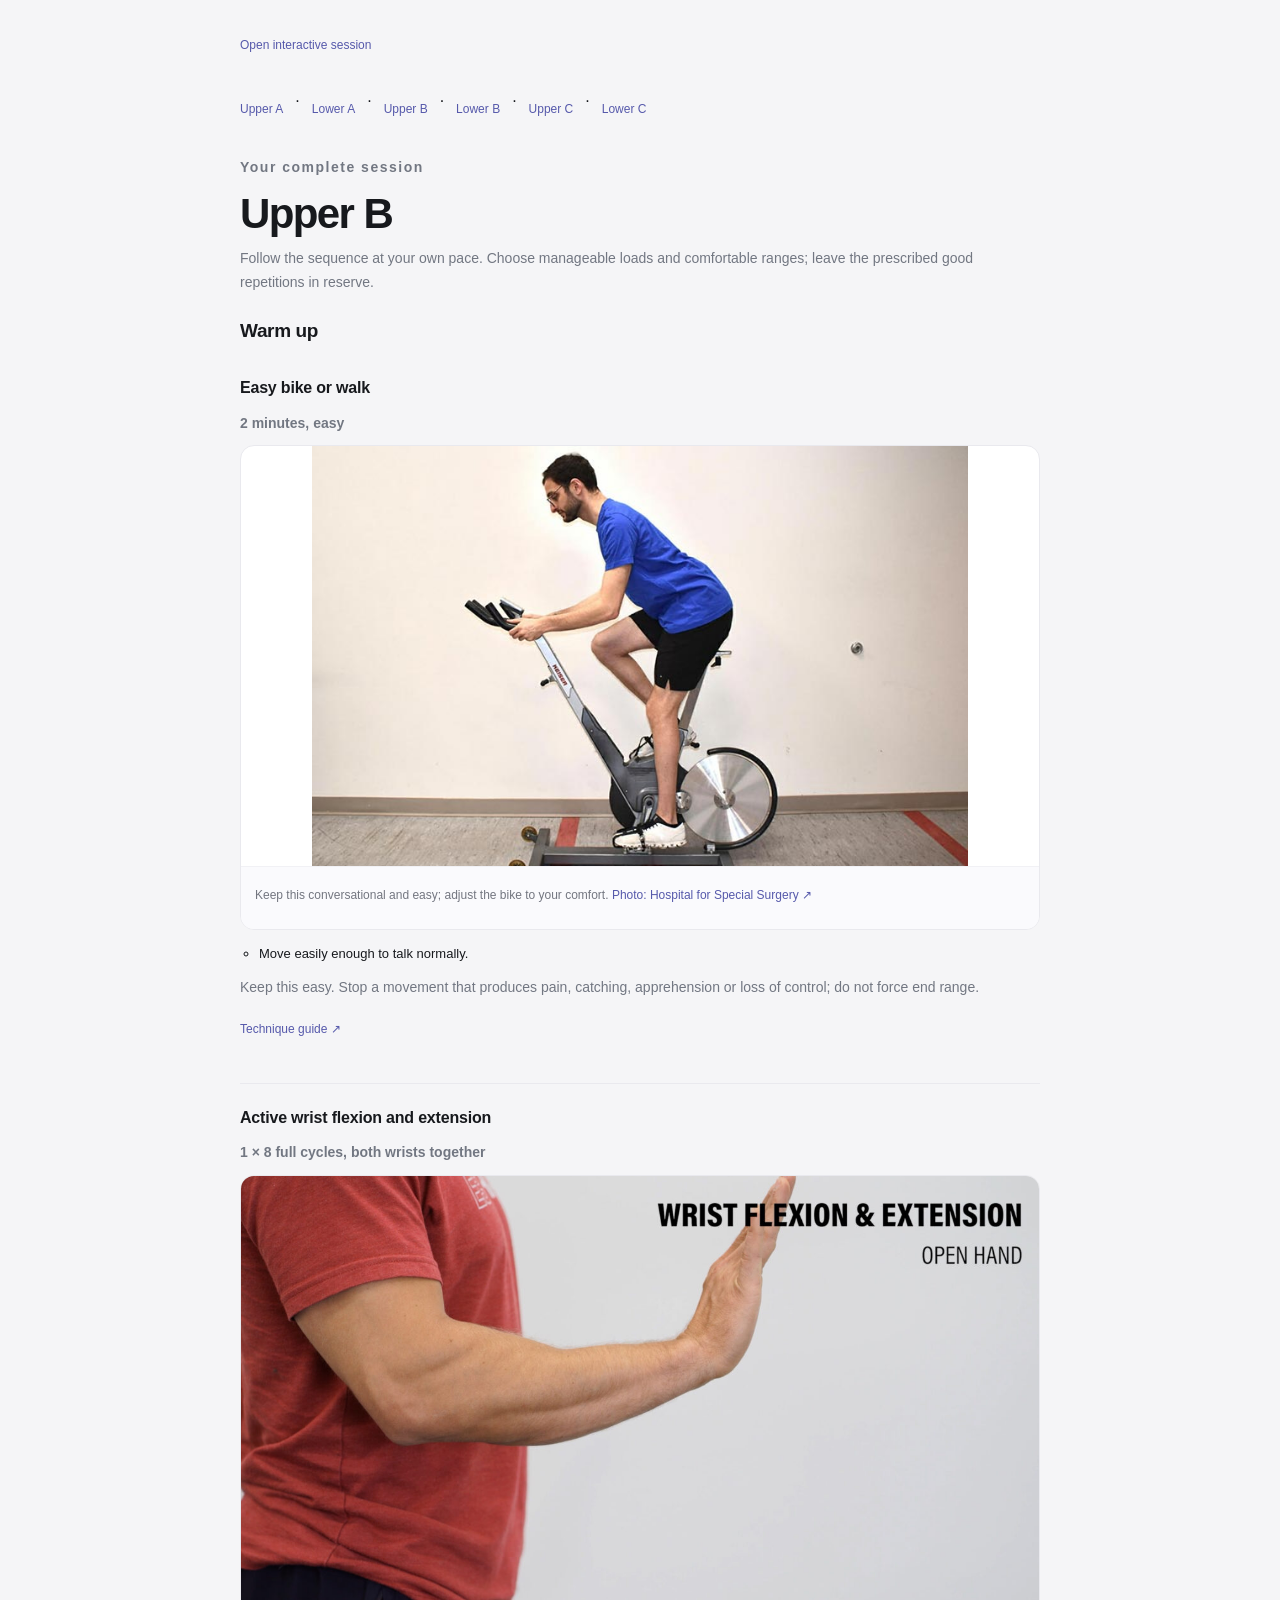
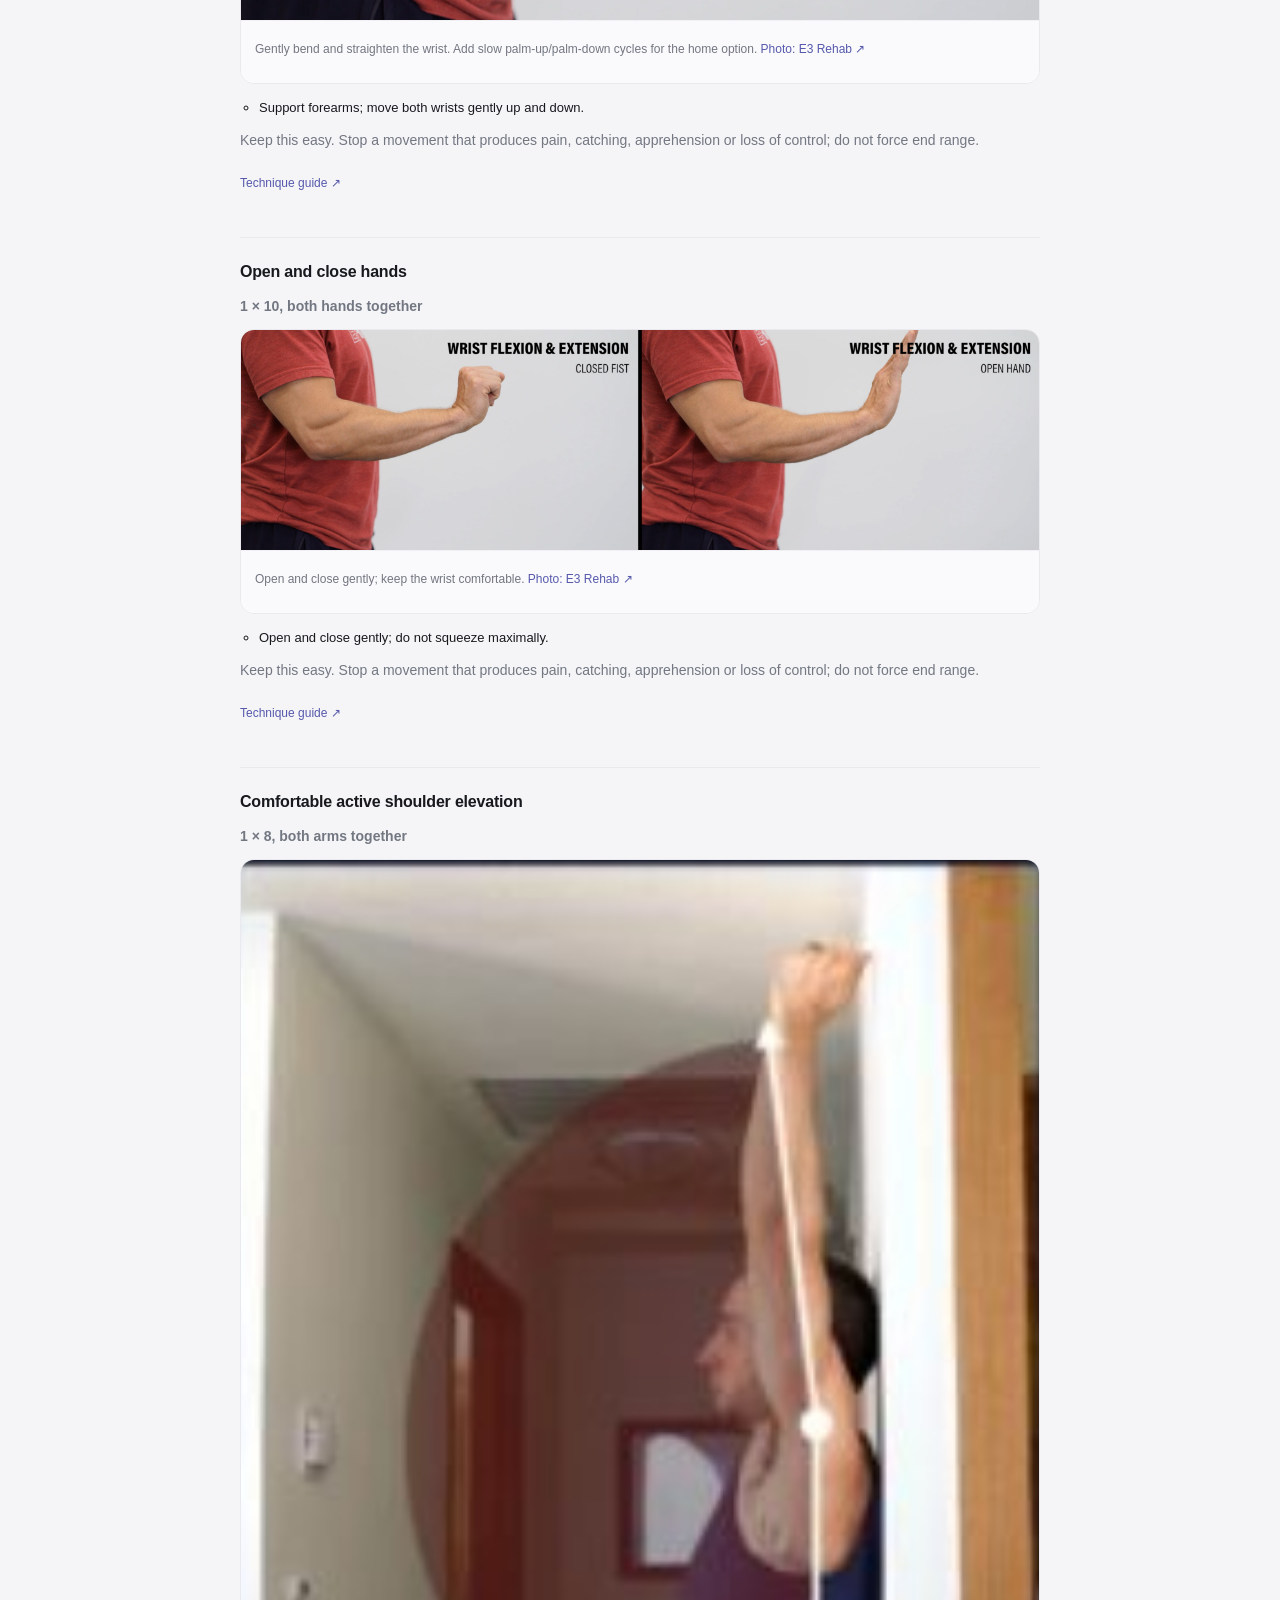
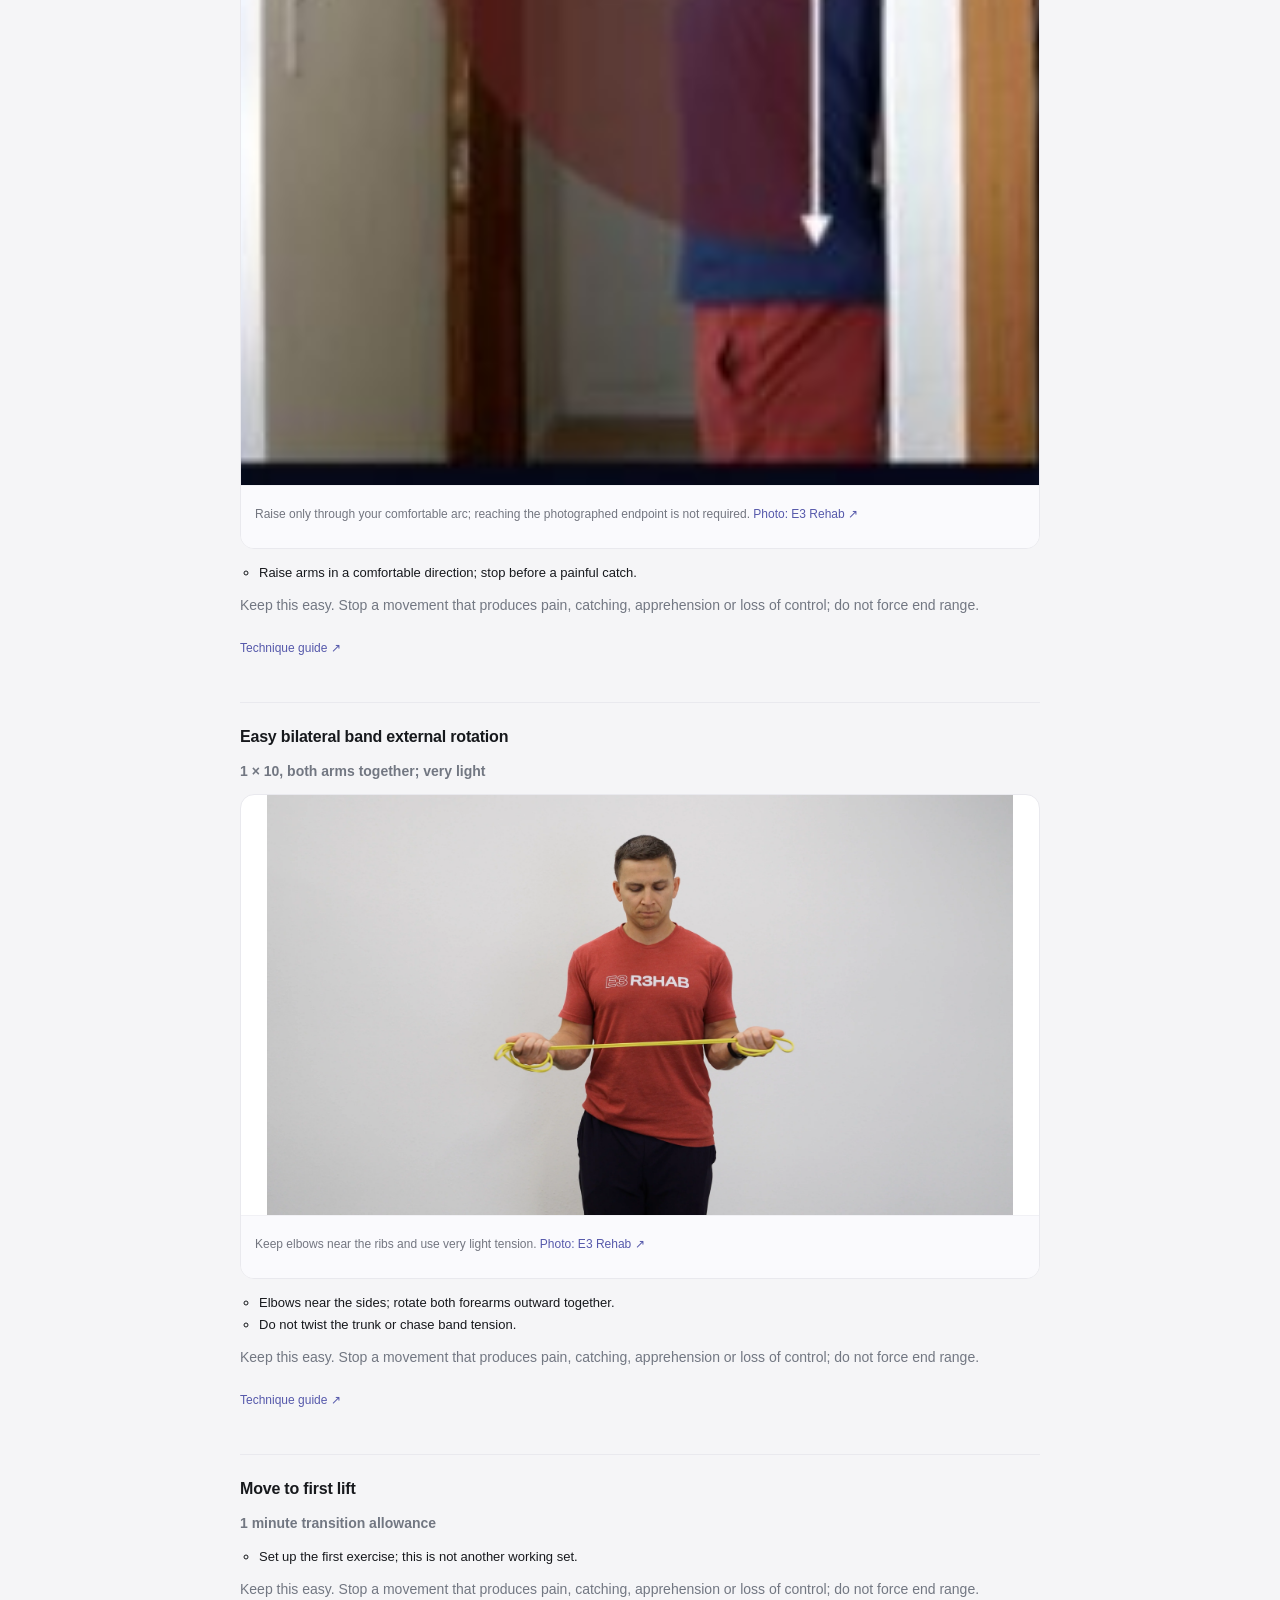
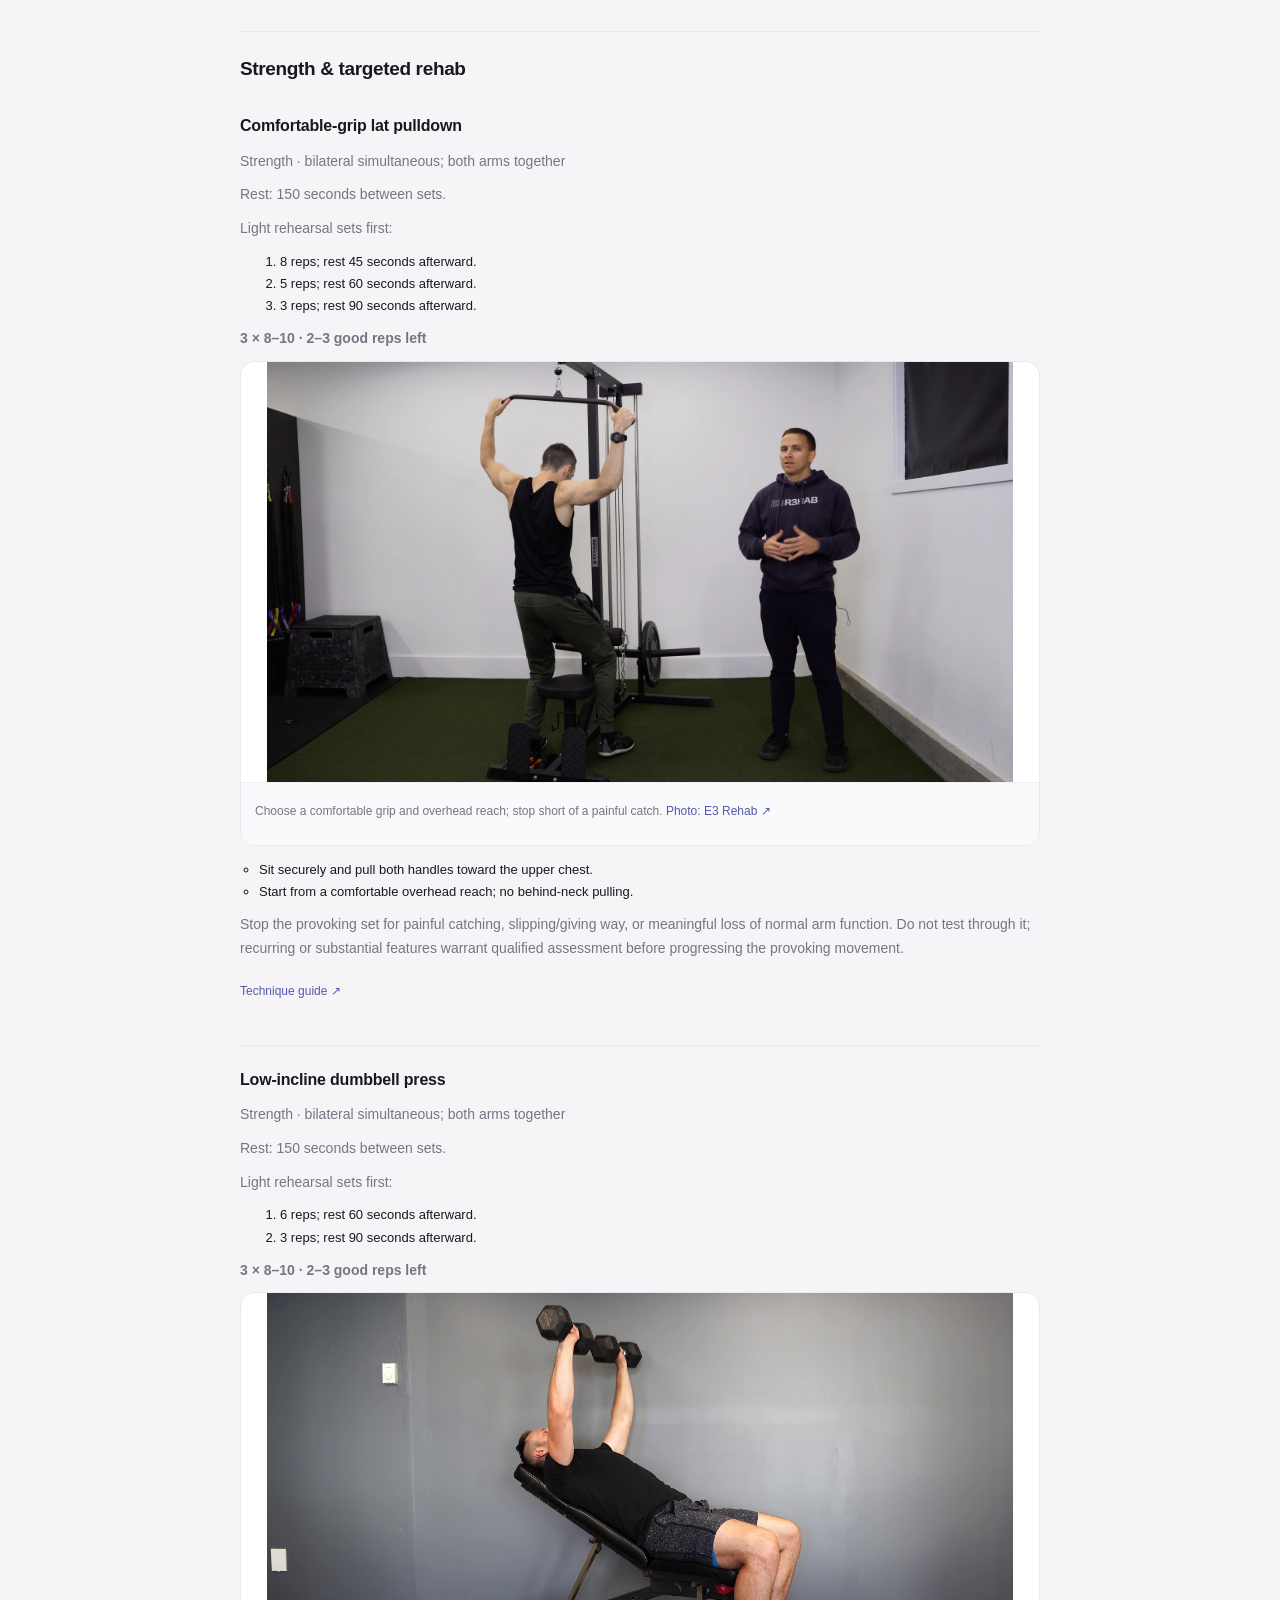
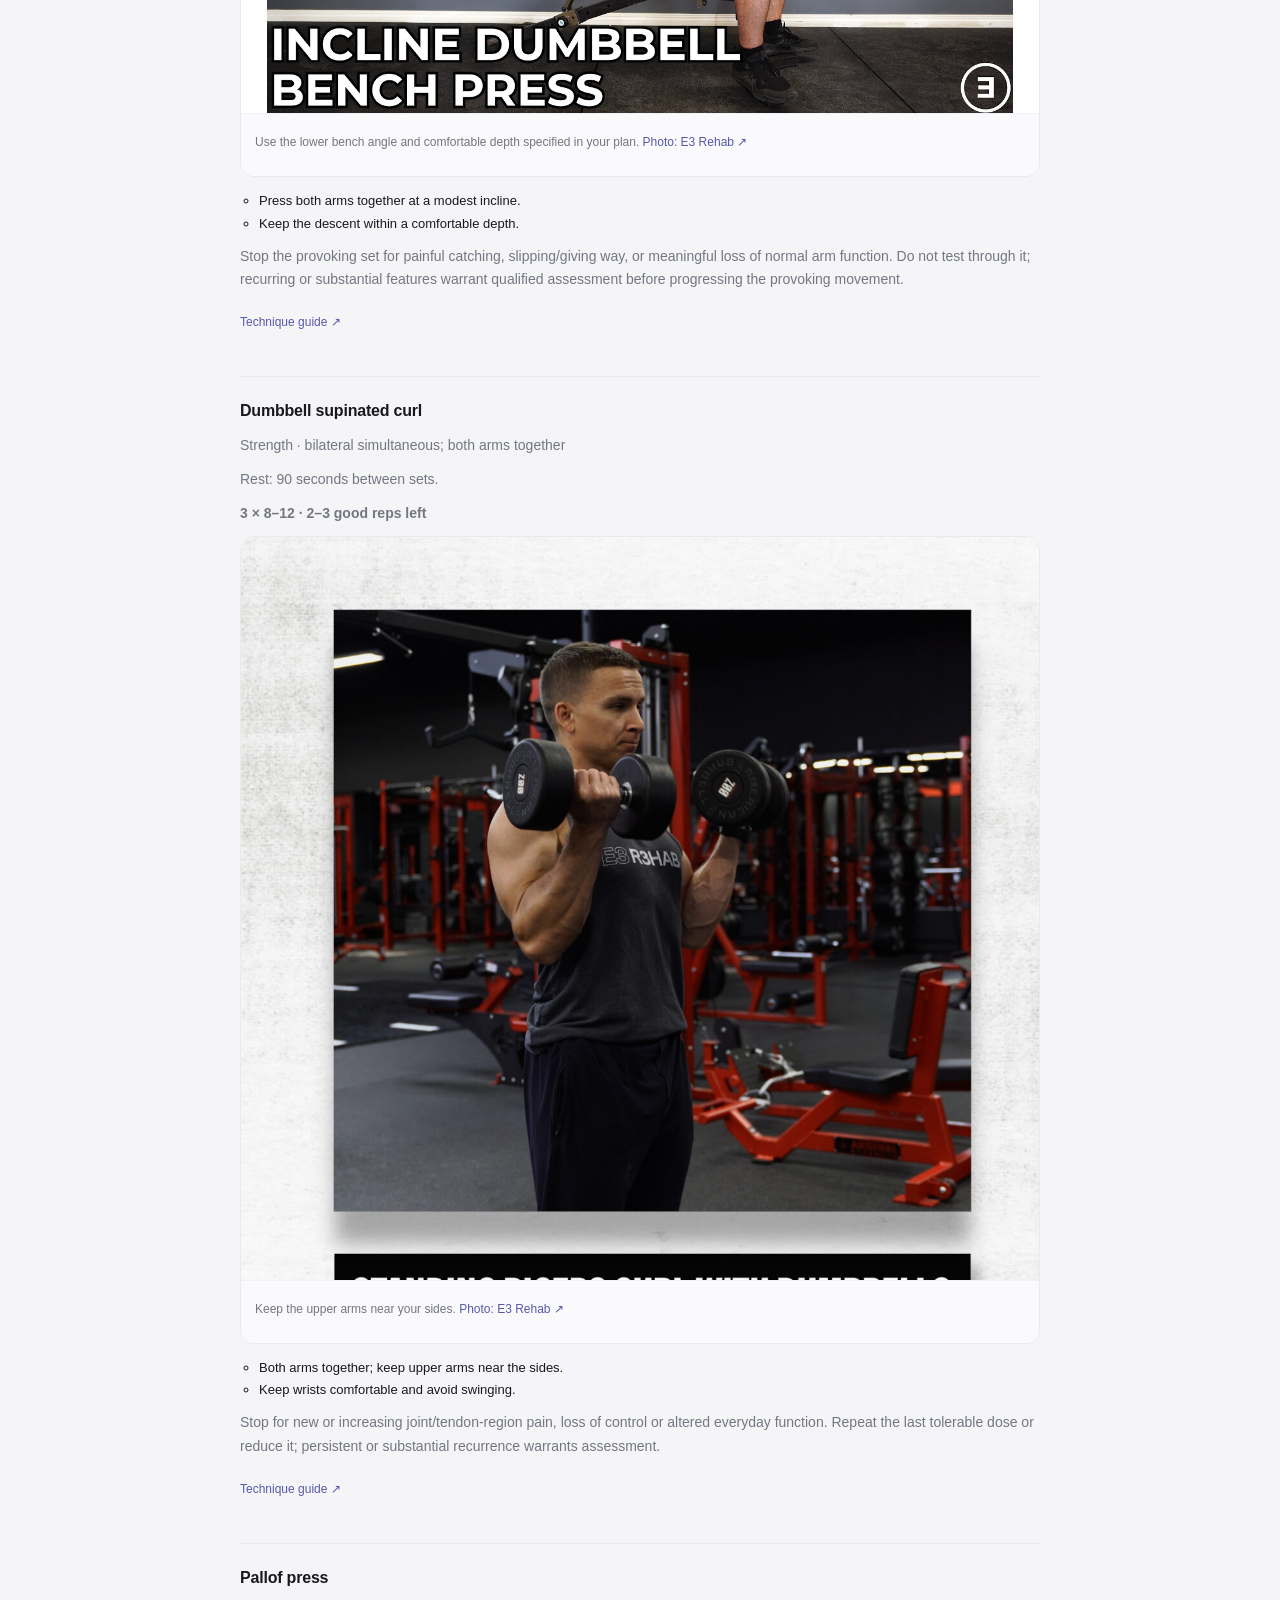
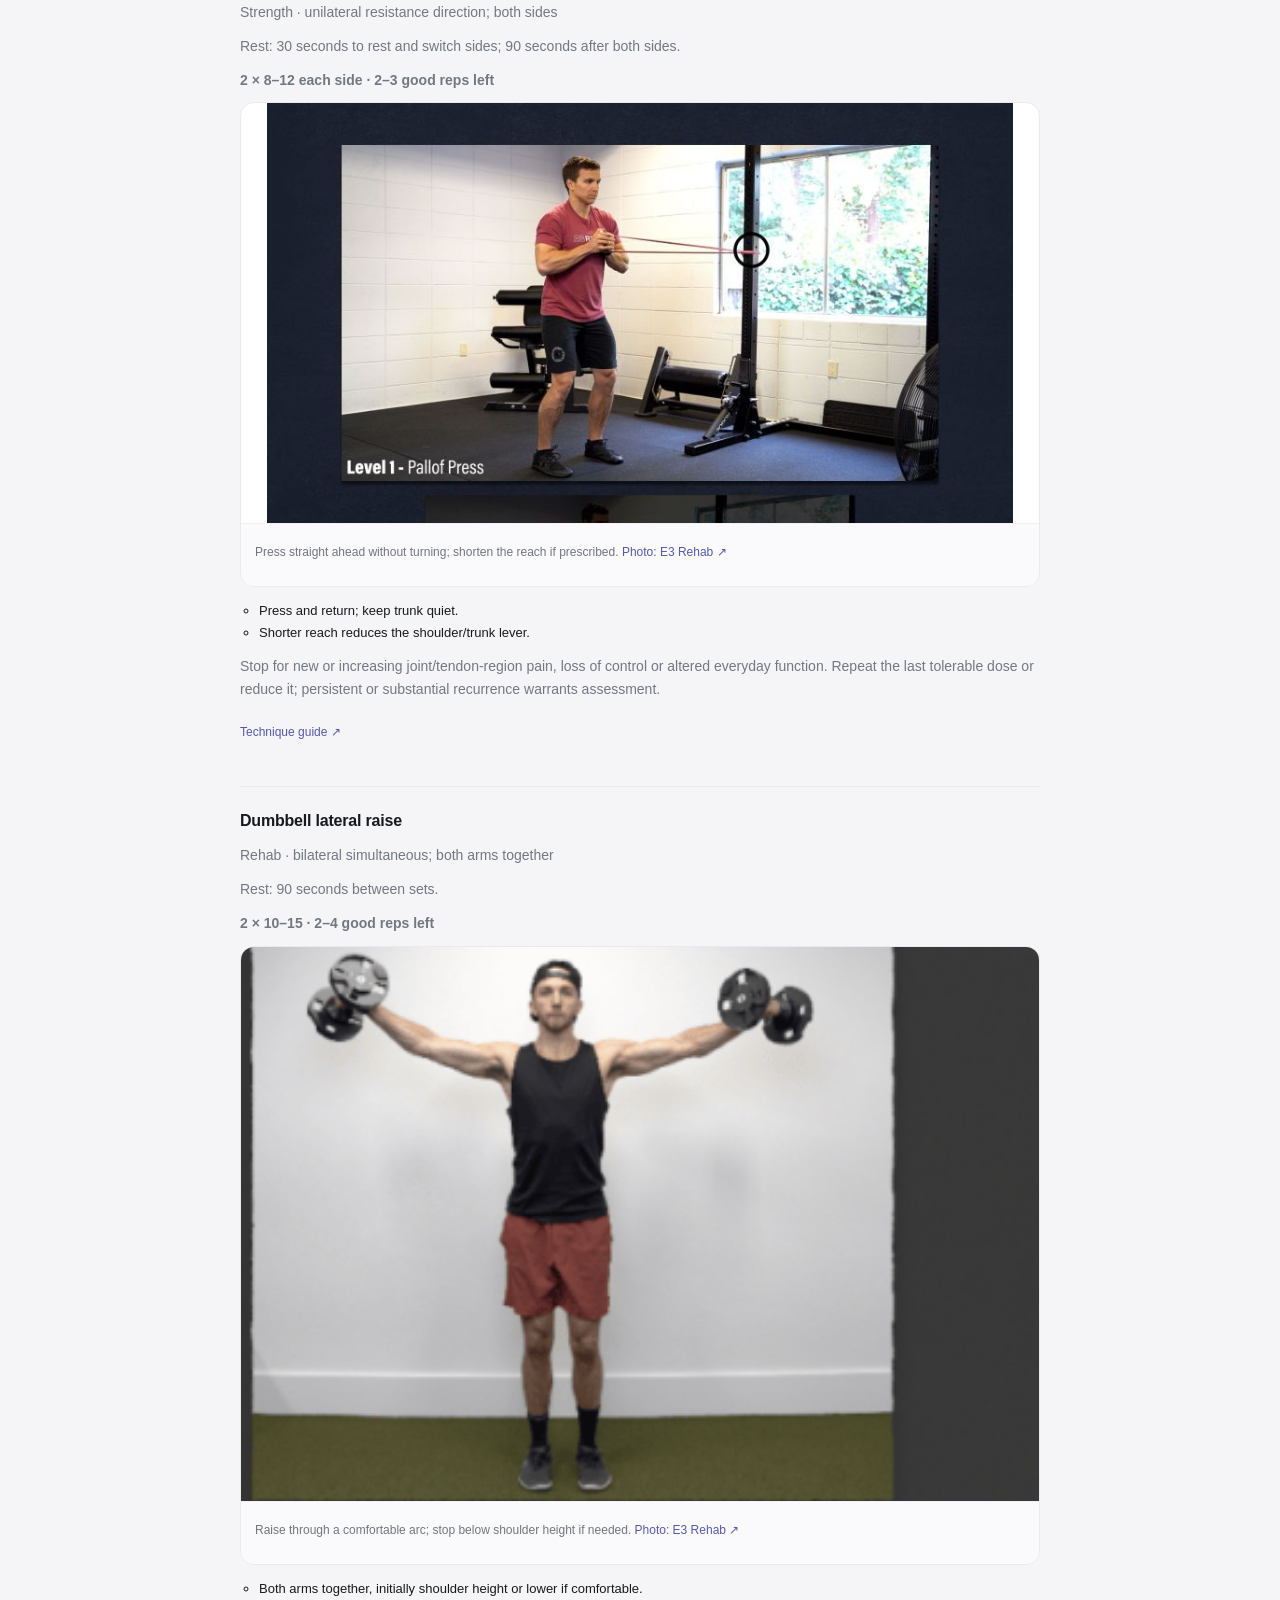
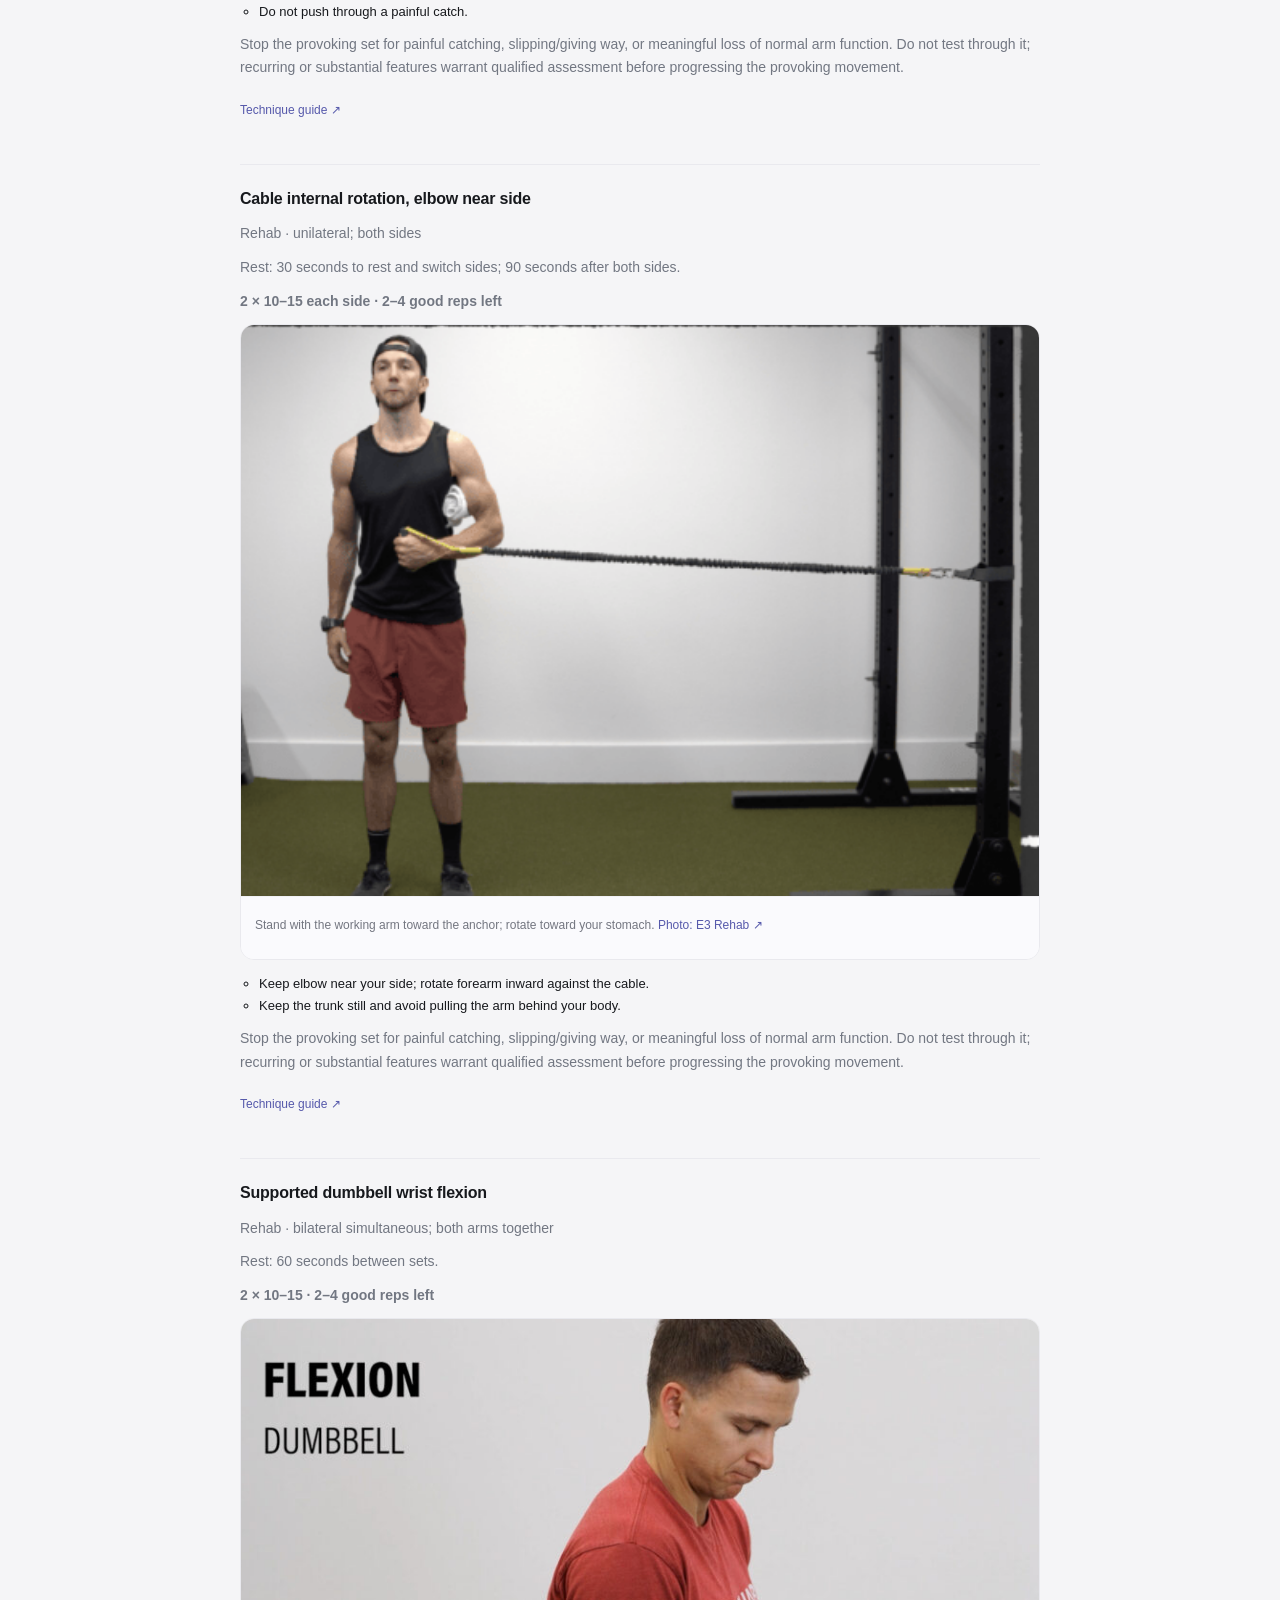
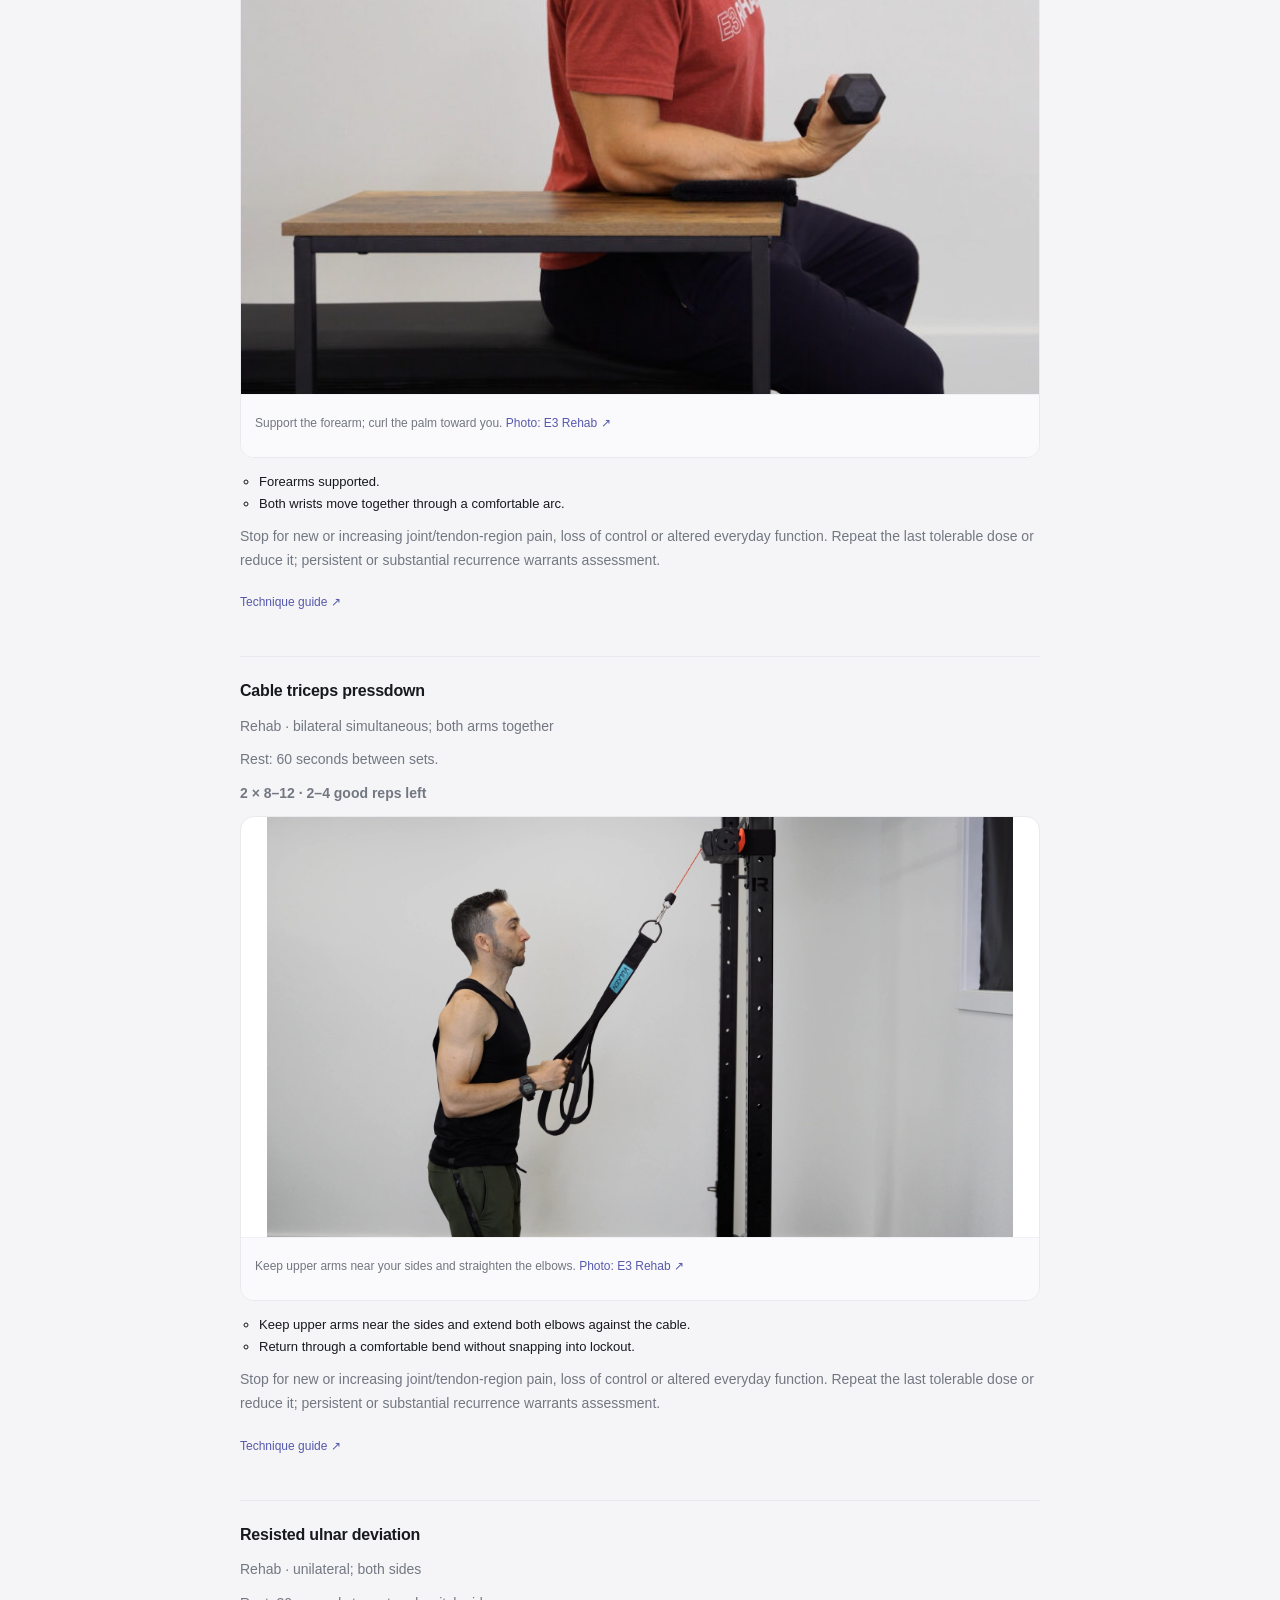
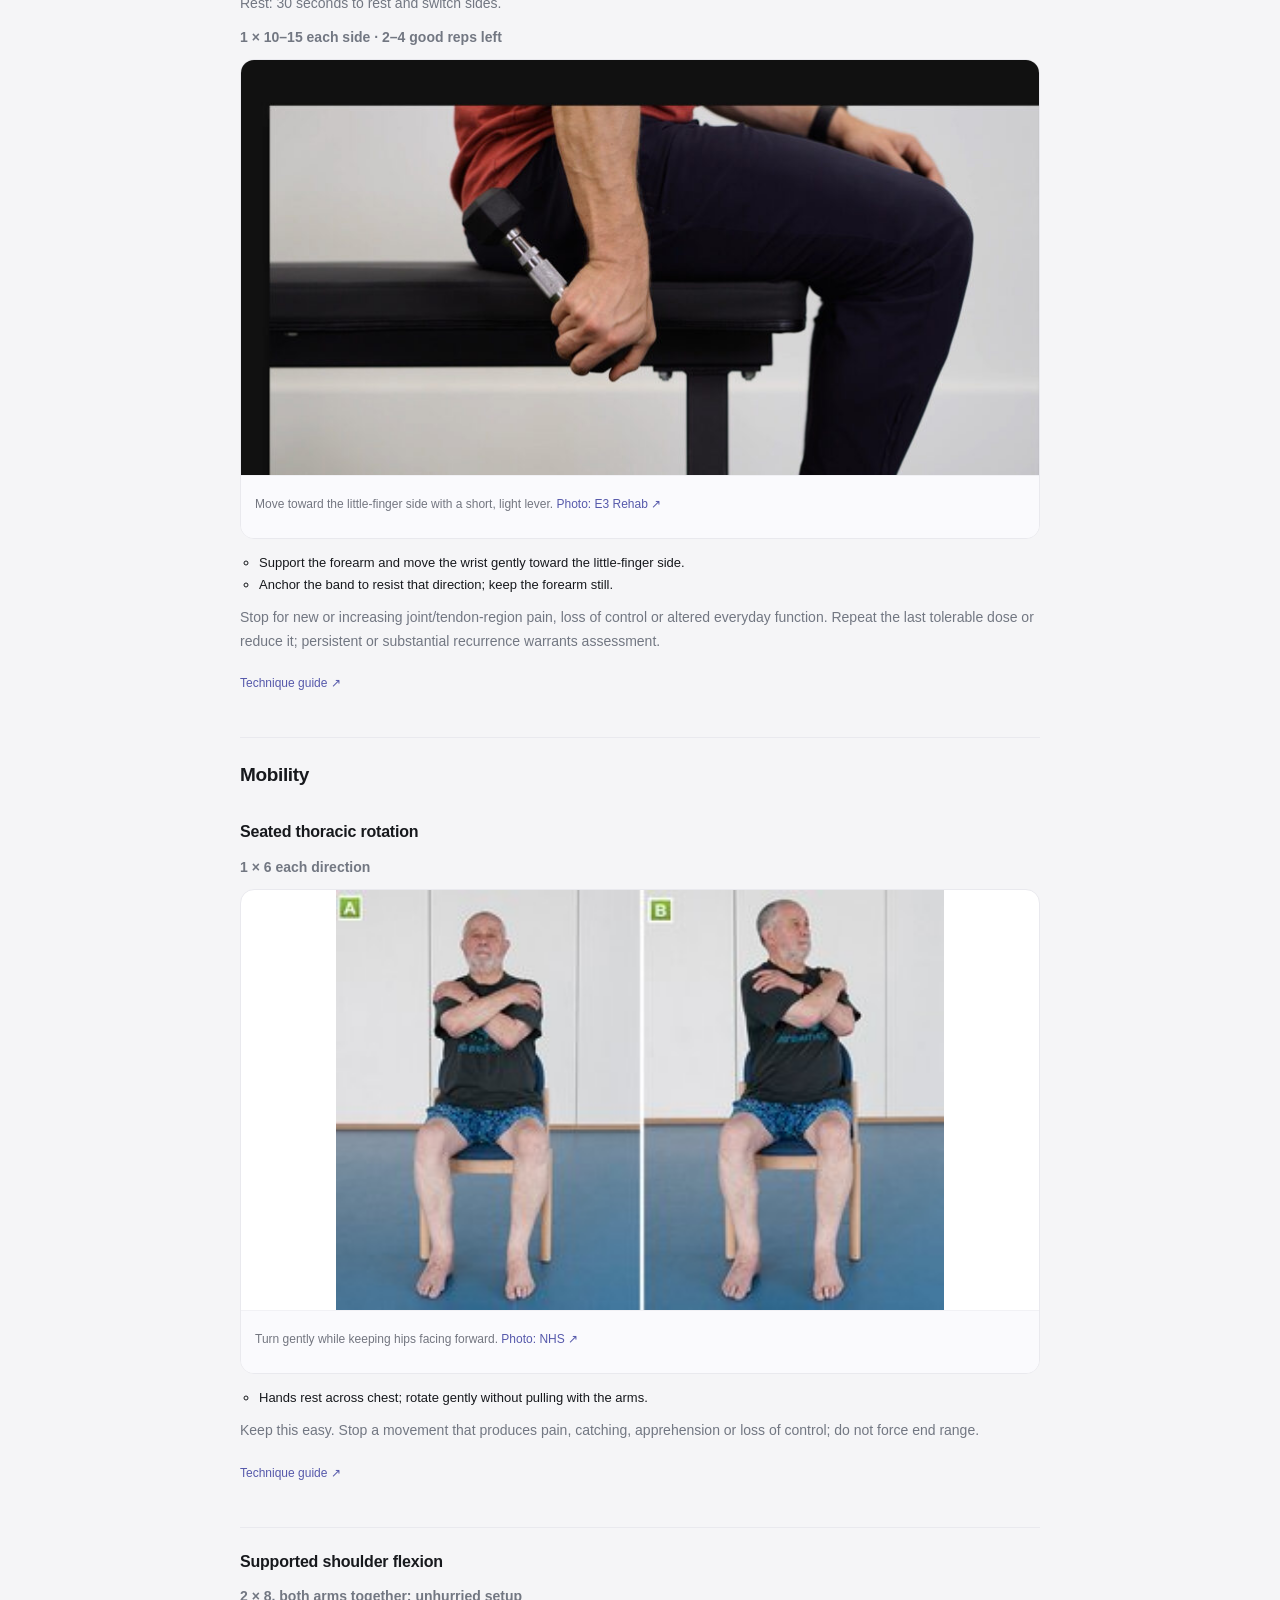
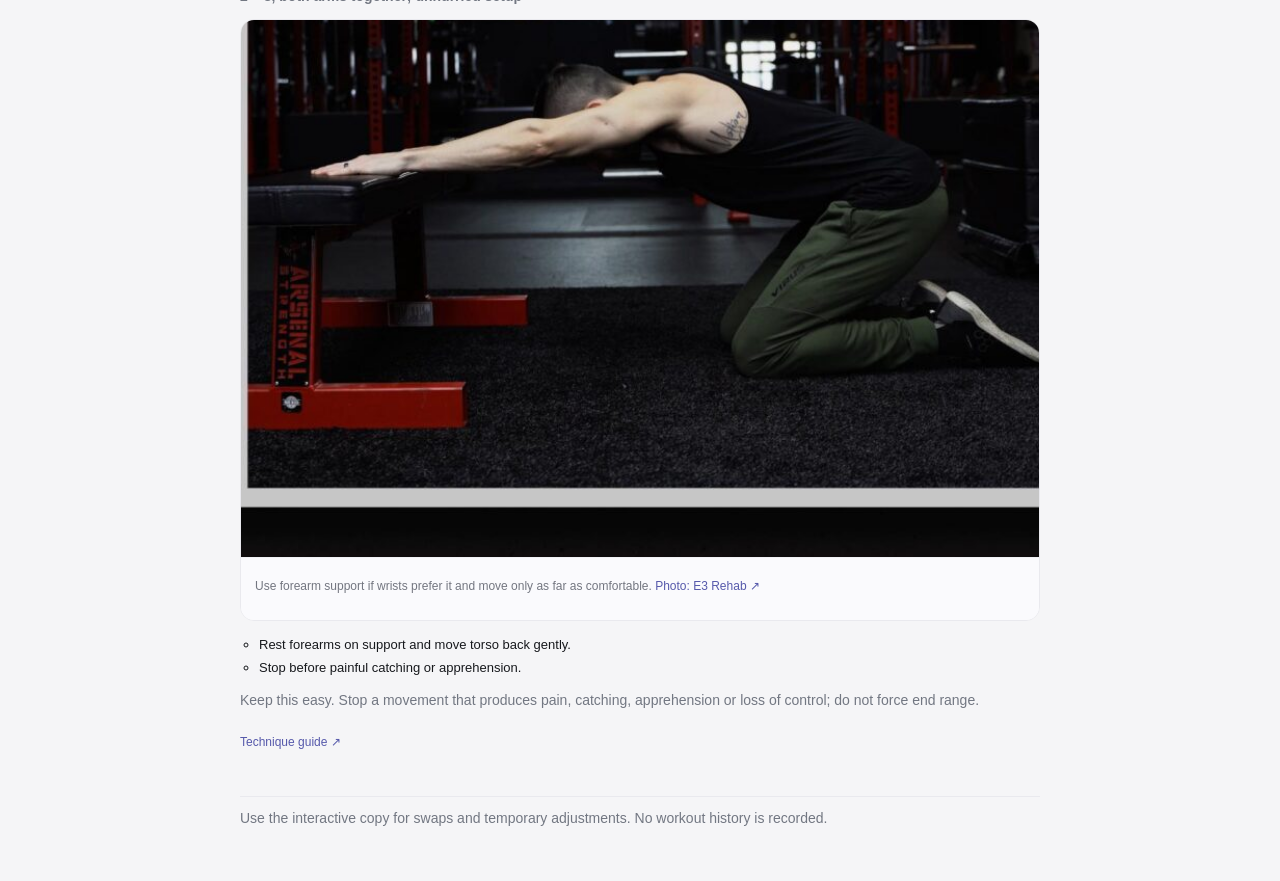
<file: upper-b.html>
<!doctype html><html lang="en"><head><meta charset="utf-8"><meta name="viewport" content="width=device-width,initial-scale=1"><meta name="robots" content="noindex,nofollow"><title>Upper B · Daily Rehab</title><link rel="stylesheet" href="styles.css"></head><body><main class="static-page"><a href="index.html#upper-b">Open interactive session</a><nav aria-label="Other sessions"><a href="upper-a.html">Upper A</a> · <a href="lower-a.html">Lower A</a> · <a href="upper-b.html">Upper B</a> · <a href="lower-b.html">Lower B</a> · <a href="upper-c.html">Upper C</a> · <a href="lower-c.html">Lower C</a></nav><div class="fallback"><p class="eyebrow">Your complete session</p>
<h1>Upper B</h1><p>Follow the sequence at your own pace. Choose manageable loads and comfortable ranges; leave the prescribed good repetitions in reserve.</p>
<h2>Warm up</h2><ol>
<li><h3>Easy bike or walk</h3>
<p><strong>2 minutes, easy</strong></p><figure class="demo reference-photo"><img src="assets/support/body-positioning-1.jpg" alt="Easy pedalling on a stationary bike." loading="lazy" style="max-width:100%;max-height:420px;object-fit:contain"><figcaption>Keep this conversational and easy; adjust the bike to your comfort. <a href="https://www.hss.edu/health-library/move-better/set-up-exercise-bike" target="_blank" rel="noopener noreferrer">Photo: Hospital for Special Surgery ↗</a></figcaption></figure>
<ul><li>Move easily enough to talk normally.</li></ul><p>Keep this easy. Stop a movement that produces pain, catching, apprehension or loss of control; do not force end range.</p>
<p><a href="https://www.orthoinfo.org/recovery/hip-conditioning-program/" target="_blank" rel="noopener noreferrer">Technique guide ↗</a></p>
</li>
<li><h3>Active wrist flexion and extension</h3>
<p><strong>1 × 8 full cycles, both wrists together</strong></p><figure class="demo reference-photo"><span class="photo-frame"><span class="photo-crop" style="aspect-ratio:1.7997256515775033"><img src="assets/support/active-wrist.jpg" alt="Unloaded wrist movement with an open hand." loading="lazy" style="width:203.2520325203252%;height:205.76131687242798%;left:-102.23577235772358%;top:-1.02880658436214%"></span></span><figcaption>Gently bend and straighten the wrist. Add slow palm-up/palm-down cycles for the home option. <a href="https://e3rehab.com/wrist-pain-rehab/" target="_blank" rel="noopener noreferrer">Photo: E3 Rehab ↗</a></figcaption></figure>
<ul><li>Support forearms; move both wrists gently up and down.</li></ul><p>Keep this easy. Stop a movement that produces pain, catching, apprehension or loss of control; do not force end range.</p>
<p><a href="https://www.leedsth.nhs.uk/patients/resources/the-hand-and-wrist/" target="_blank" rel="noopener noreferrer">Technique guide ↗</a></p>
</li>
<li><h3>Open and close hands</h3>
<p><strong>1 × 10, both hands together</strong></p><figure class="demo reference-photo"><span class="photo-frame"><span class="photo-crop" style="aspect-ratio:3.6213991769547325"><img src="assets/support/active-wrist.jpg" alt="Closed-fist and open-hand positions." loading="lazy" style="width:101.01010101010101%;height:205.76131687242798%;left:-0.5050505050505051%;top:-1.02880658436214%"></span></span><figcaption>Open and close gently; keep the wrist comfortable. <a href="https://e3rehab.com/wrist-pain-rehab/" target="_blank" rel="noopener noreferrer">Photo: E3 Rehab ↗</a></figcaption></figure>
<ul><li>Open and close gently; do not squeeze maximally.</li></ul><p>Keep this easy. Stop a movement that produces pain, catching, apprehension or loss of control; do not force end range.</p>
<p><a href="https://www.leedsth.nhs.uk/patients/resources/the-hand-and-wrist/" target="_blank" rel="noopener noreferrer">Technique guide ↗</a></p>
</li>
<li><h3>Comfortable active shoulder elevation</h3>
<p><strong>1 × 8, both arms together</strong></p><figure class="demo reference-photo"><span class="photo-frame"><span class="photo-crop" style="aspect-ratio:0.6514657980456026"><img src="assets/support/C1306.00_02_54_06.Still018-1024x576.jpg" alt="Active shoulder elevation demonstrated from the side." loading="lazy" style="width:444.44444444444446%;height:162.86644951140065%;left:-5.333333333333333%;top:-28.827361563517915%"></span></span><figcaption>Raise only through your comfortable arc; reaching the photographed endpoint is not required. <a href="https://e3rehab.com/shoulder-range-of-motion/" target="_blank" rel="noopener noreferrer">Photo: E3 Rehab ↗</a></figcaption></figure>
<ul><li>Raise arms in a comfortable direction; stop before a painful catch.</li></ul><p>Keep this easy. Stop a movement that produces pain, catching, apprehension or loss of control; do not force end range.</p>
<p><a href="https://www.youtube.com/watch?v=b7yQwf-K7z0" target="_blank" rel="noopener noreferrer">Technique guide ↗</a></p>
</li>
<li><h3>Easy bilateral band external rotation</h3>
<p><strong>1 × 10, both arms together; very light</strong></p><figure class="demo reference-photo"><img src="assets/upper/vimeo-861881942.webp" alt="Bilateral external rotation using a loop band between the hands." loading="lazy" style="max-width:100%;max-height:420px;object-fit:contain"><figcaption>Keep elbows near the ribs and use very light tension. <a href="https://vimeo.com/861881942" target="_blank" rel="noopener noreferrer">Photo: E3 Rehab ↗</a></figcaption></figure>
<ul><li>Elbows near the sides; rotate both forearms outward together.</li><li>Do not twist the trunk or chase band tension.</li></ul><p>Keep this easy. Stop a movement that produces pain, catching, apprehension or loss of control; do not force end range.</p>
<p><a href="https://www.youtube.com/watch?v=mO8YJAxVG2M" target="_blank" rel="noopener noreferrer">Technique guide ↗</a></p>
</li>
<li><h3>Move to first lift</h3>
<p><strong>1 minute transition allowance</strong></p>
<ul><li>Set up the first exercise; this is not another working set.</li></ul><p>Keep this easy. Stop a movement that produces pain, catching, apprehension or loss of control; do not force end range.</p>
</li>
</ol>
<h2>Strength & targeted rehab</h2><ol>
<li class="fallback-exercise"><h3>Comfortable-grip lat pulldown</h3><p>Strength · bilateral simultaneous; both arms together</p>
<p>Rest: 150 seconds between sets.</p>
<p>Light rehearsal sets first:</p><ol><li>8 reps; rest 45 seconds afterward.</li><li>5 reps; rest 60 seconds afterward.</li><li>3 reps; rest 90 seconds afterward.</li></ol>
<p><strong>3 × 8–10 · 2–3 good reps left</strong></p><figure class="demo reference-photo"><img src="assets/upper/vimeo-958026672.webp" alt="Seated lat-pulldown starting position." loading="lazy" style="max-width:100%;max-height:420px;object-fit:contain"><figcaption>Choose a comfortable grip and overhead reach; stop short of a painful catch. <a href="https://vimeo.com/958026672" target="_blank" rel="noopener noreferrer">Photo: E3 Rehab ↗</a></figcaption></figure>
<ul><li>Sit securely and pull both handles toward the upper chest.</li><li>Start from a comfortable overhead reach; no behind-neck pulling.</li></ul><p>Stop the provoking set for painful catching, slipping/giving way, or meaningful loss of normal arm function. Do not test through it; recurring or substantial features warrant qualified assessment before progressing the provoking movement.</p>
<p><a href="https://www.youtube.com/watch?v=fbV6EpgXIaw" target="_blank" rel="noopener noreferrer">Technique guide ↗</a></p>
</li>
<li class="fallback-exercise"><h3>Low-incline dumbbell press</h3><p>Strength · bilateral simultaneous; both arms together</p>
<p>Rest: 150 seconds between sets.</p>
<p>Light rehearsal sets first:</p><ol><li>6 reps; rest 60 seconds afterward.</li><li>3 reps; rest 90 seconds afterward.</li></ol>
<p><strong>3 × 8–10 · 2–3 good reps left</strong></p><figure class="demo reference-photo"><img src="assets/upper/yt-incline-press.jpg" alt="Dumbbell press on an inclined bench." loading="lazy" style="max-width:100%;max-height:420px;object-fit:contain"><figcaption>Use the lower bench angle and comfortable depth specified in your plan. <a href="https://www.youtube.com/watch?v=es0ki8bxqSQ" target="_blank" rel="noopener noreferrer">Photo: E3 Rehab ↗</a></figcaption></figure>
<ul><li>Press both arms together at a modest incline.</li><li>Keep the descent within a comfortable depth.</li></ul><p>Stop the provoking set for painful catching, slipping/giving way, or meaningful loss of normal arm function. Do not test through it; recurring or substantial features warrant qualified assessment before progressing the provoking movement.</p>
<p><a href="https://www.youtube.com/watch?v=es0ki8bxqSQ" target="_blank" rel="noopener noreferrer">Technique guide ↗</a></p>
</li>
<li class="fallback-exercise"><h3>Dumbbell supinated curl</h3><p>Strength · bilateral simultaneous; both arms together</p>
<p>Rest: 90 seconds between sets.</p>
<p><strong>3 × 8–12 · 2–3 good reps left</strong></p><figure class="demo reference-photo"><span class="photo-frame"><span class="photo-crop" style="aspect-ratio:1.0737512107375118"><img src="assets/upper/standing-curl.jpg" alt="Standing dumbbell biceps curl with palms up." loading="lazy" style="width:206.18556701030928%;height:124.53300124533%;left:-1.0309278350515465%;top:-0.62266500622665%"></span></span><figcaption>Keep the upper arms near your sides. <a href="https://e3rehab.com/biceps-tendinopathy/" target="_blank" rel="noopener noreferrer">Photo: E3 Rehab ↗</a></figcaption></figure>
<ul><li>Both arms together; keep upper arms near the sides.</li><li>Keep wrists comfortable and avoid swinging.</li></ul><p>Stop for new or increasing joint/tendon-region pain, loss of control or altered everyday function. Repeat the last tolerable dose or reduce it; persistent or substantial recurrence warrants assessment.</p>
<p><a href="https://www.youtube.com/watch?v=A2KxUaOdmWY" target="_blank" rel="noopener noreferrer">Technique guide ↗</a></p>
</li>
<li class="fallback-exercise"><h3>Pallof press</h3><p>Strength · unilateral resistance direction; both sides</p>
<p>Rest: 30 seconds to rest and switch sides; 90 seconds after both sides.</p>
<p><strong>2 × 8–12 each side · 2–3 good reps left</strong></p><figure class="demo reference-photo"><img src="assets/upper/pallof.jpg" alt="Standing Pallof press with resistance pulling from the side." loading="lazy" style="max-width:100%;max-height:420px;object-fit:contain"><figcaption>Press straight ahead without turning; shorten the reach if prescribed. <a href="https://e3rehab.com/spondylolisthesis/" target="_blank" rel="noopener noreferrer">Photo: E3 Rehab ↗</a></figcaption></figure>
<ul><li>Press and return; keep trunk quiet.</li><li>Shorter reach reduces the shoulder/trunk lever.</li></ul><p>Stop for new or increasing joint/tendon-region pain, loss of control or altered everyday function. Repeat the last tolerable dose or reduce it; persistent or substantial recurrence warrants assessment.</p>
<p><a href="https://www.youtube.com/watch?v=rRV5Q85hCMs" target="_blank" rel="noopener noreferrer">Technique guide ↗</a></p>
</li>
<li class="fallback-exercise"><h3>Dumbbell lateral raise</h3><p>Rehab · bilateral simultaneous; both arms together</p>
<p>Rest: 90 seconds between sets.</p>
<p><strong>2 × 10–15 · 2–4 good reps left</strong></p><figure class="demo reference-photo"><span class="photo-frame"><span class="photo-crop" style="aspect-ratio:1.4384920634920635"><img src="assets/upper/lateral-raise.png" alt="Dumbbell lateral raise to shoulder level." loading="lazy" style="width:229.88505747126436%;height:185.18518518518516%;left:-20.45977011494253%;top:-56.85185185185185%"></span></span><figcaption>Raise through a comfortable arc; stop below shoulder height if needed. <a href="https://e3rehab.com/rotator-cuff-exercises/" target="_blank" rel="noopener noreferrer">Photo: E3 Rehab ↗</a></figcaption></figure>
<ul><li>Both arms together, initially shoulder height or lower if comfortable.</li><li>Do not push through a painful catch.</li></ul><p>Stop the provoking set for painful catching, slipping/giving way, or meaningful loss of normal arm function. Do not test through it; recurring or substantial features warrant qualified assessment before progressing the provoking movement.</p>
<p><a href="https://www.youtube.com/watch?v=mO8YJAxVG2M" target="_blank" rel="noopener noreferrer">Technique guide ↗</a></p>
</li>
<li class="fallback-exercise"><h3>Cable internal rotation, elbow near side</h3><p>Rehab · unilateral; both sides</p>
<p>Rest: 30 seconds to rest and switch sides; 90 seconds after both sides.</p>
<p><strong>2 × 10–15 each side · 2–4 good reps left</strong></p><figure class="demo reference-photo"><span class="photo-frame"><span class="photo-crop" style="aspect-ratio:1.3979076479076478"><img src="assets/upper/cuff-internal.png" alt="Anchored shoulder internal rotation with elbow at the side." loading="lazy" style="width:161.29032258064515%;height:126.26262626262626%;left:-59.516129032258064%;top:-9.722222222222221%"></span></span><figcaption>Stand with the working arm toward the anchor; rotate toward your stomach. <a href="https://e3rehab.com/rotator-cuff-exercises/" target="_blank" rel="noopener noreferrer">Photo: E3 Rehab ↗</a></figcaption></figure>
<ul><li>Keep elbow near your side; rotate forearm inward against the cable.</li><li>Keep the trunk still and avoid pulling the arm behind your body.</li></ul><p>Stop the provoking set for painful catching, slipping/giving way, or meaningful loss of normal arm function. Do not test through it; recurring or substantial features warrant qualified assessment before progressing the provoking movement.</p>
<p><a href="https://www.youtube.com/watch?v=mO8YJAxVG2M" target="_blank" rel="noopener noreferrer">Technique guide ↗</a></p>
</li>
<li class="fallback-exercise"><h3>Supported dumbbell wrist flexion</h3><p>Rehab · bilateral simultaneous; both arms together</p>
<p>Rest: 60 seconds between sets.</p>
<p><strong>2 × 10–15 · 2–4 good reps left</strong></p><figure class="demo reference-photo"><span class="photo-frame"><span class="photo-crop" style="aspect-ratio:1.1827664399092972"><img src="assets/upper/wrist-options.jpg" alt="Forearm-supported dumbbell wrist flexion, palm up." loading="lazy" style="width:306.7484662576687%;height:204.08163265306123%;left:-0.920245398773006%;top:-0.6122448979591837%"></span></span><figcaption>Support the forearm; curl the palm toward you. <a href="https://e3rehab.com/wrist-pain-rehab/" target="_blank" rel="noopener noreferrer">Photo: E3 Rehab ↗</a></figcaption></figure>
<ul><li>Forearms supported.</li><li>Both wrists move together through a comfortable arc.</li></ul><p>Stop for new or increasing joint/tendon-region pain, loss of control or altered everyday function. Repeat the last tolerable dose or reduce it; persistent or substantial recurrence warrants assessment.</p>
<p><a href="https://www.youtube.com/watch?v=nyyY81RzNCQ&amp;t=961s" target="_blank" rel="noopener noreferrer">Technique guide ↗</a></p>
</li>
<li class="fallback-exercise"><h3>Cable triceps pressdown</h3><p>Rehab · bilateral simultaneous; both arms together</p>
<p>Rest: 60 seconds between sets.</p>
<p><strong>2 × 8–12 · 2–4 good reps left</strong></p><figure class="demo reference-photo"><img src="assets/upper/vimeo-959227856.webp" alt="Standing cable triceps pressdown." loading="lazy" style="max-width:100%;max-height:420px;object-fit:contain"><figcaption>Keep upper arms near your sides and straighten the elbows. <a href="https://vimeo.com/959227856" target="_blank" rel="noopener noreferrer">Photo: E3 Rehab ↗</a></figcaption></figure>
<ul><li>Keep upper arms near the sides and extend both elbows against the cable.</li><li>Return through a comfortable bend without snapping into lockout.</li></ul><p>Stop for new or increasing joint/tendon-region pain, loss of control or altered everyday function. Repeat the last tolerable dose or reduce it; persistent or substantial recurrence warrants assessment.</p>
<p><a href="https://www.youtube.com/watch?v=7Q-VrNGgM2U" target="_blank" rel="noopener noreferrer">Technique guide ↗</a></p>
</li>
<li class="fallback-exercise"><h3>Resisted ulnar deviation</h3><p>Rehab · unilateral; both sides</p>
<p>Rest: 30 seconds to rest and switch sides.</p>
<p><strong>1 × 10–15 each side · 2–4 good reps left</strong></p><figure class="demo reference-photo"><span class="photo-frame"><span class="photo-crop" style="aspect-ratio:1.9264421215640728"><img src="assets/upper/radial-weight.jpg" alt="Supported wrist ulnar deviation with a weighted lever." loading="lazy" style="width:321.54340836012864%;height:348.43205574912895%;left:-3.5369774919614145%;top:-200.69686411149826%"></span></span><figcaption>Move toward the little-finger side with a short, light lever. <a href="https://e3rehab.com/wrist-pain-rehab/" target="_blank" rel="noopener noreferrer">Photo: E3 Rehab ↗</a></figcaption></figure>
<ul><li>Support the forearm and move the wrist gently toward the little-finger side.</li><li>Anchor the band to resist that direction; keep the forearm still.</li></ul><p>Stop for new or increasing joint/tendon-region pain, loss of control or altered everyday function. Repeat the last tolerable dose or reduce it; persistent or substantial recurrence warrants assessment.</p>
<p><a href="https://www.youtube.com/watch?v=nyyY81RzNCQ&amp;t=961s" target="_blank" rel="noopener noreferrer">Technique guide ↗</a></p>
</li>
</ol>
<h2>Mobility</h2><ol>
<li><h3>Seated thoracic rotation</h3>
<p><strong>1 × 6 each direction</strong></p><figure class="demo reference-photo"><img src="assets/support/NHSC_0118_upper-body-twist.width-320.jpg" alt="Seated thoracic rotation with arms crossed." loading="lazy" style="max-width:100%;max-height:420px;object-fit:contain"><figcaption>Turn gently while keeping hips facing forward. <a href="https://www.nhs.uk/live-well/exercise/sitting-exercises/" target="_blank" rel="noopener noreferrer">Photo: NHS ↗</a></figcaption></figure>
<ul><li>Hands rest across chest; rotate gently without pulling with the arms.</li></ul><p>Keep this easy. Stop a movement that produces pain, catching, apprehension or loss of control; do not force end range.</p>
<p><a href="https://www.nhs.uk/live-well/exercise/sitting-exercises/" target="_blank" rel="noopener noreferrer">Technique guide ↗</a></p>
</li>
<li><h3>Supported shoulder flexion</h3>
<p><strong>2 × 8, both arms together; unhurried setup</strong></p><figure class="demo reference-photo"><span class="photo-frame"><span class="photo-crop" style="aspect-ratio:1.4856081708449396"><img src="assets/support/C0606.00_10_27_24.Still016-scaled.jpeg" alt="Kneeling supported shoulder-flexion stretch using a bench." loading="lazy" style="width:333.33333333333337%;height:278.5515320334262%;left:-113.66666666666667%;top:-110.58495821727021%"></span></span><figcaption>Use forearm support if wrists prefer it and move only as far as comfortable. <a href="https://e3rehab.com/shoulder-instability/" target="_blank" rel="noopener noreferrer">Photo: E3 Rehab ↗</a></figcaption></figure>
<ul><li>Rest forearms on support and move torso back gently.</li><li>Stop before painful catching or apprehension.</li></ul><p>Keep this easy. Stop a movement that produces pain, catching, apprehension or loss of control; do not force end range.</p>
<p><a href="https://www.youtube.com/watch?v=fbV6EpgXIaw" target="_blank" rel="noopener noreferrer">Technique guide ↗</a></p>
</li>
</ol>
<p>Use the interactive copy for swaps and temporary adjustments. No workout history is recorded.</p></div></main></body></html>
</file>
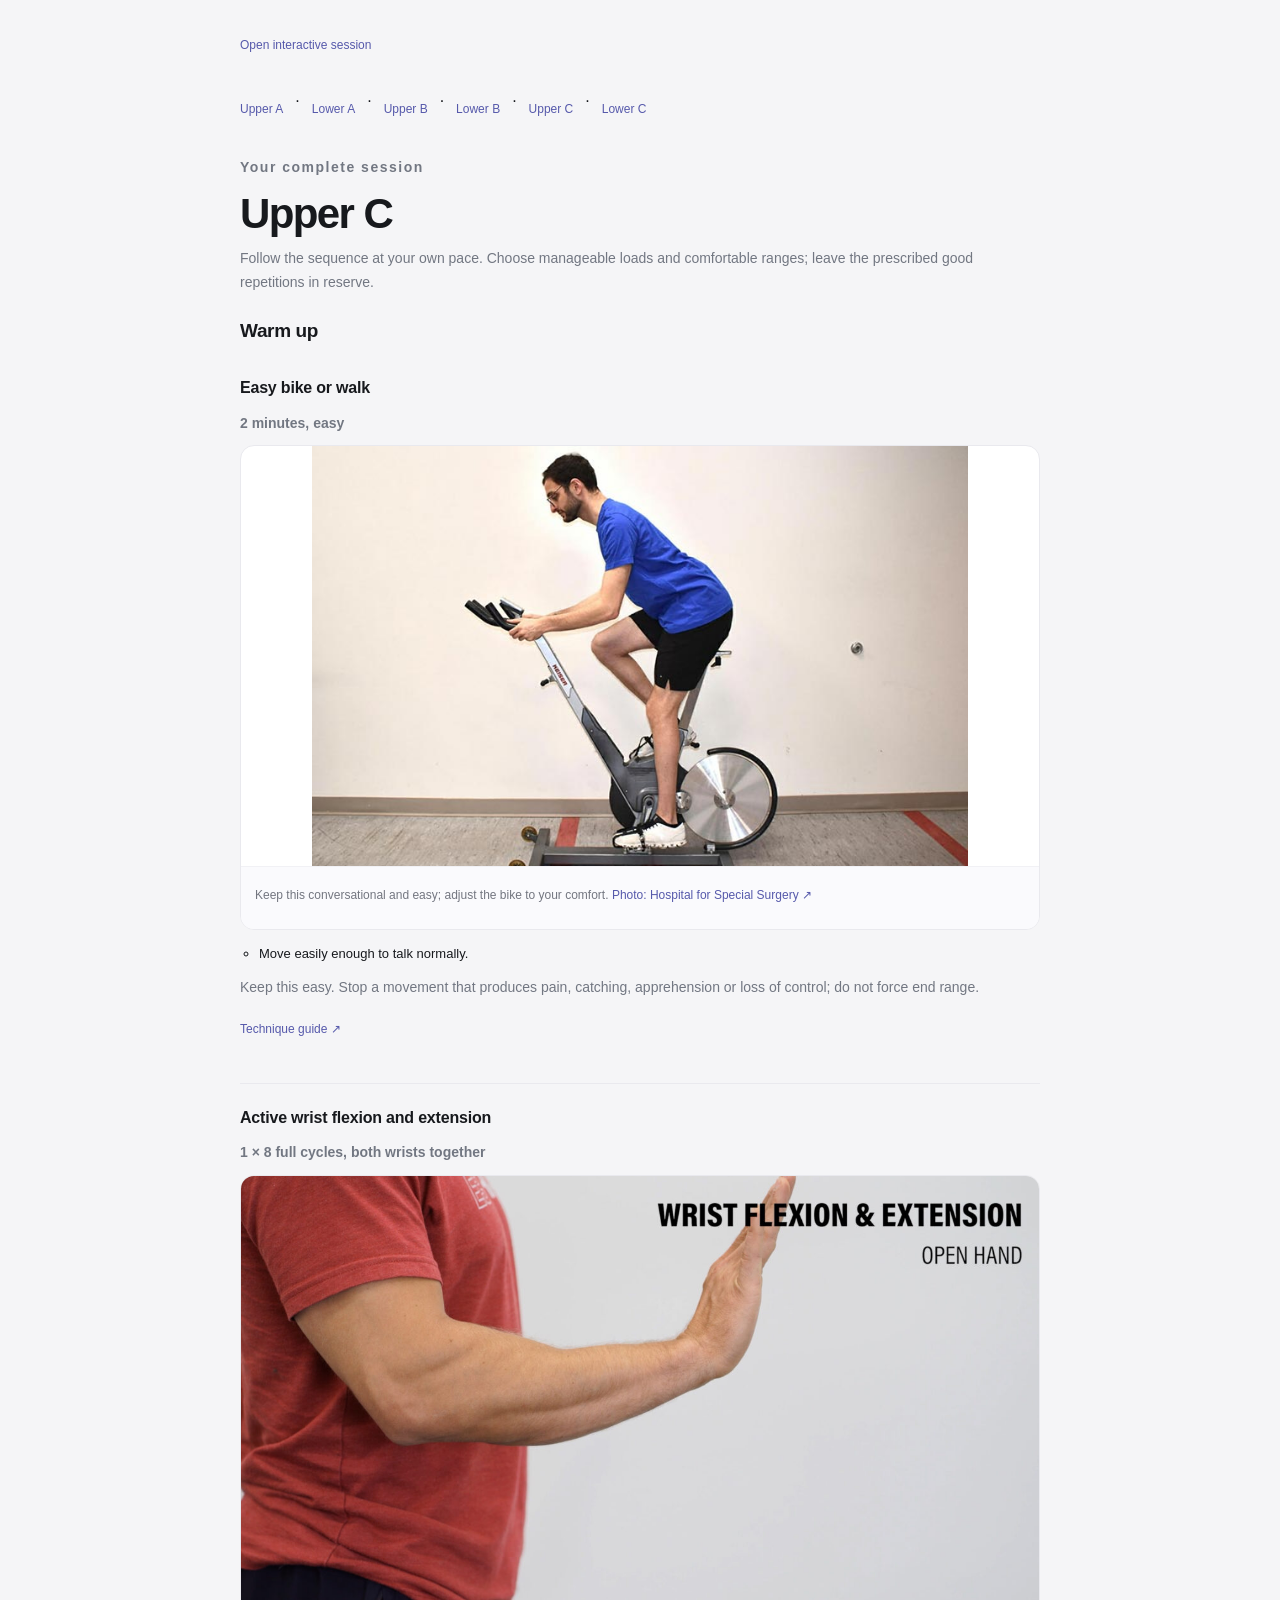
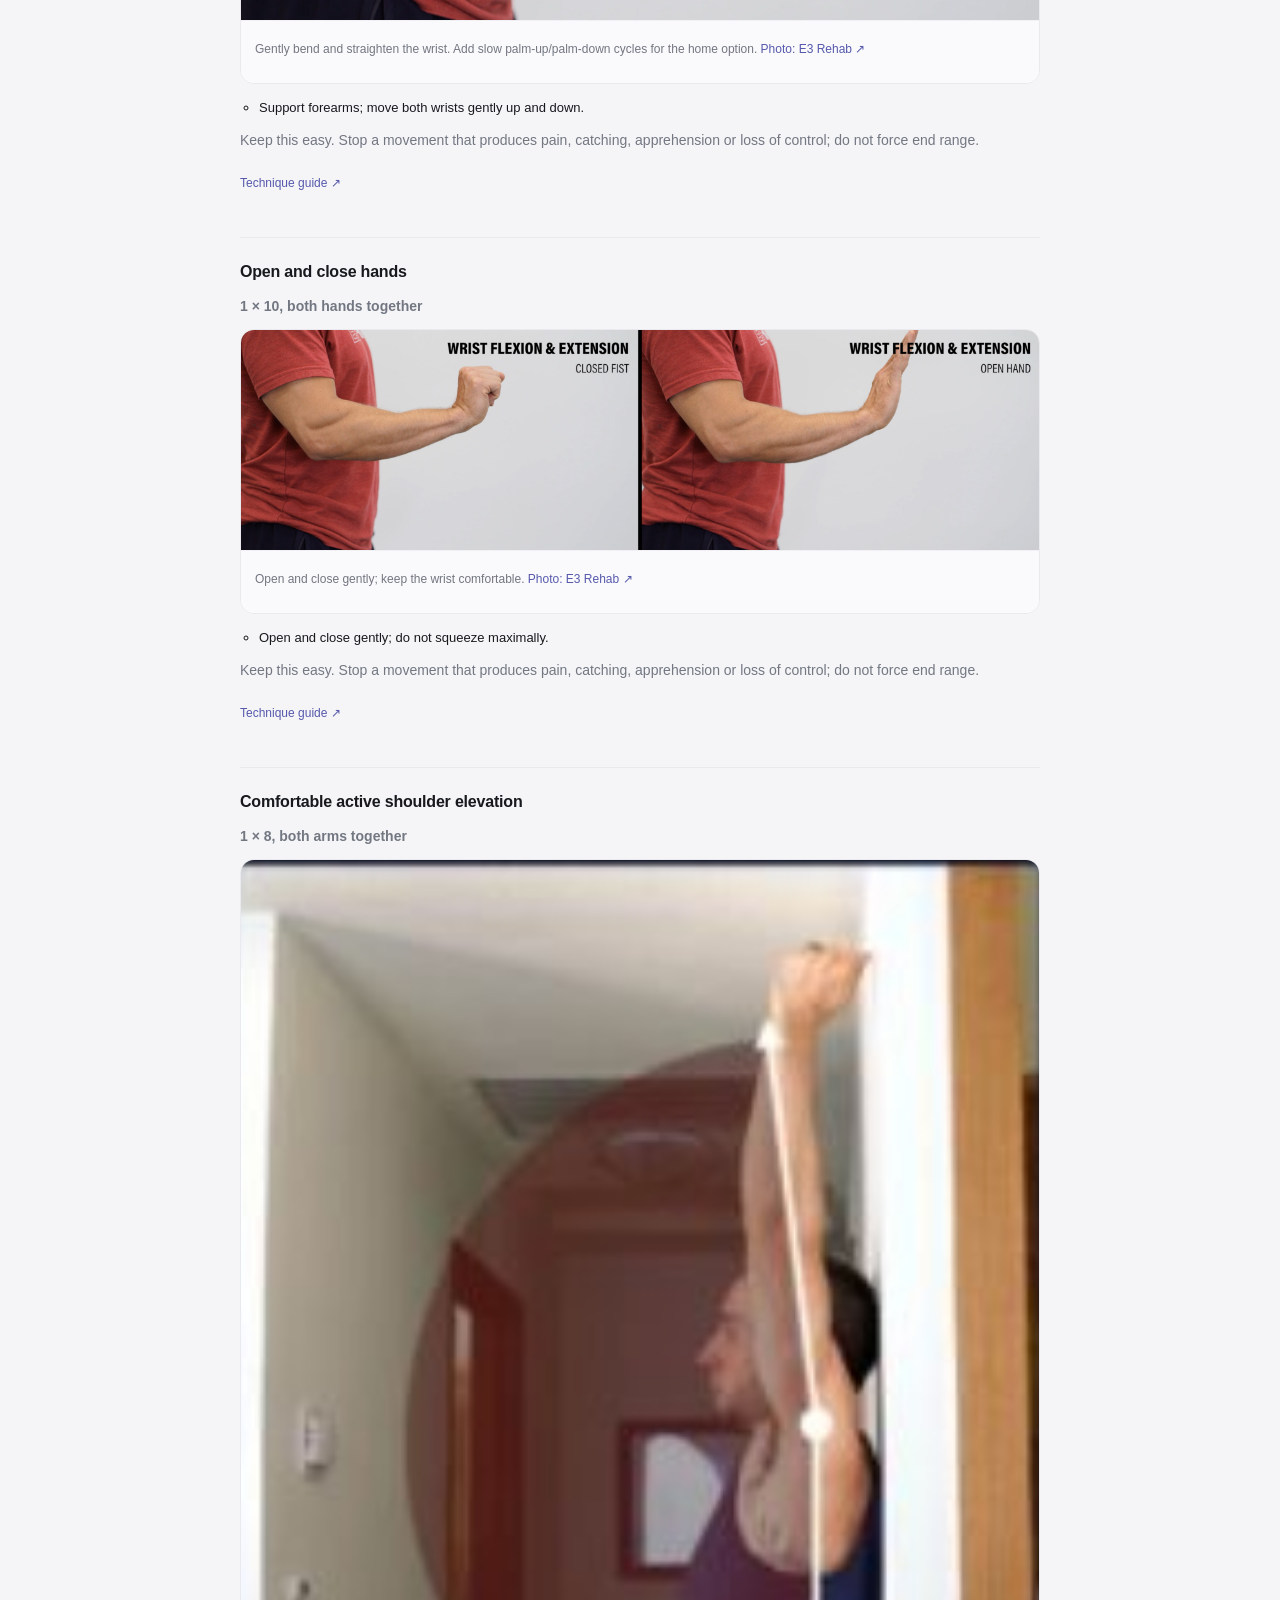
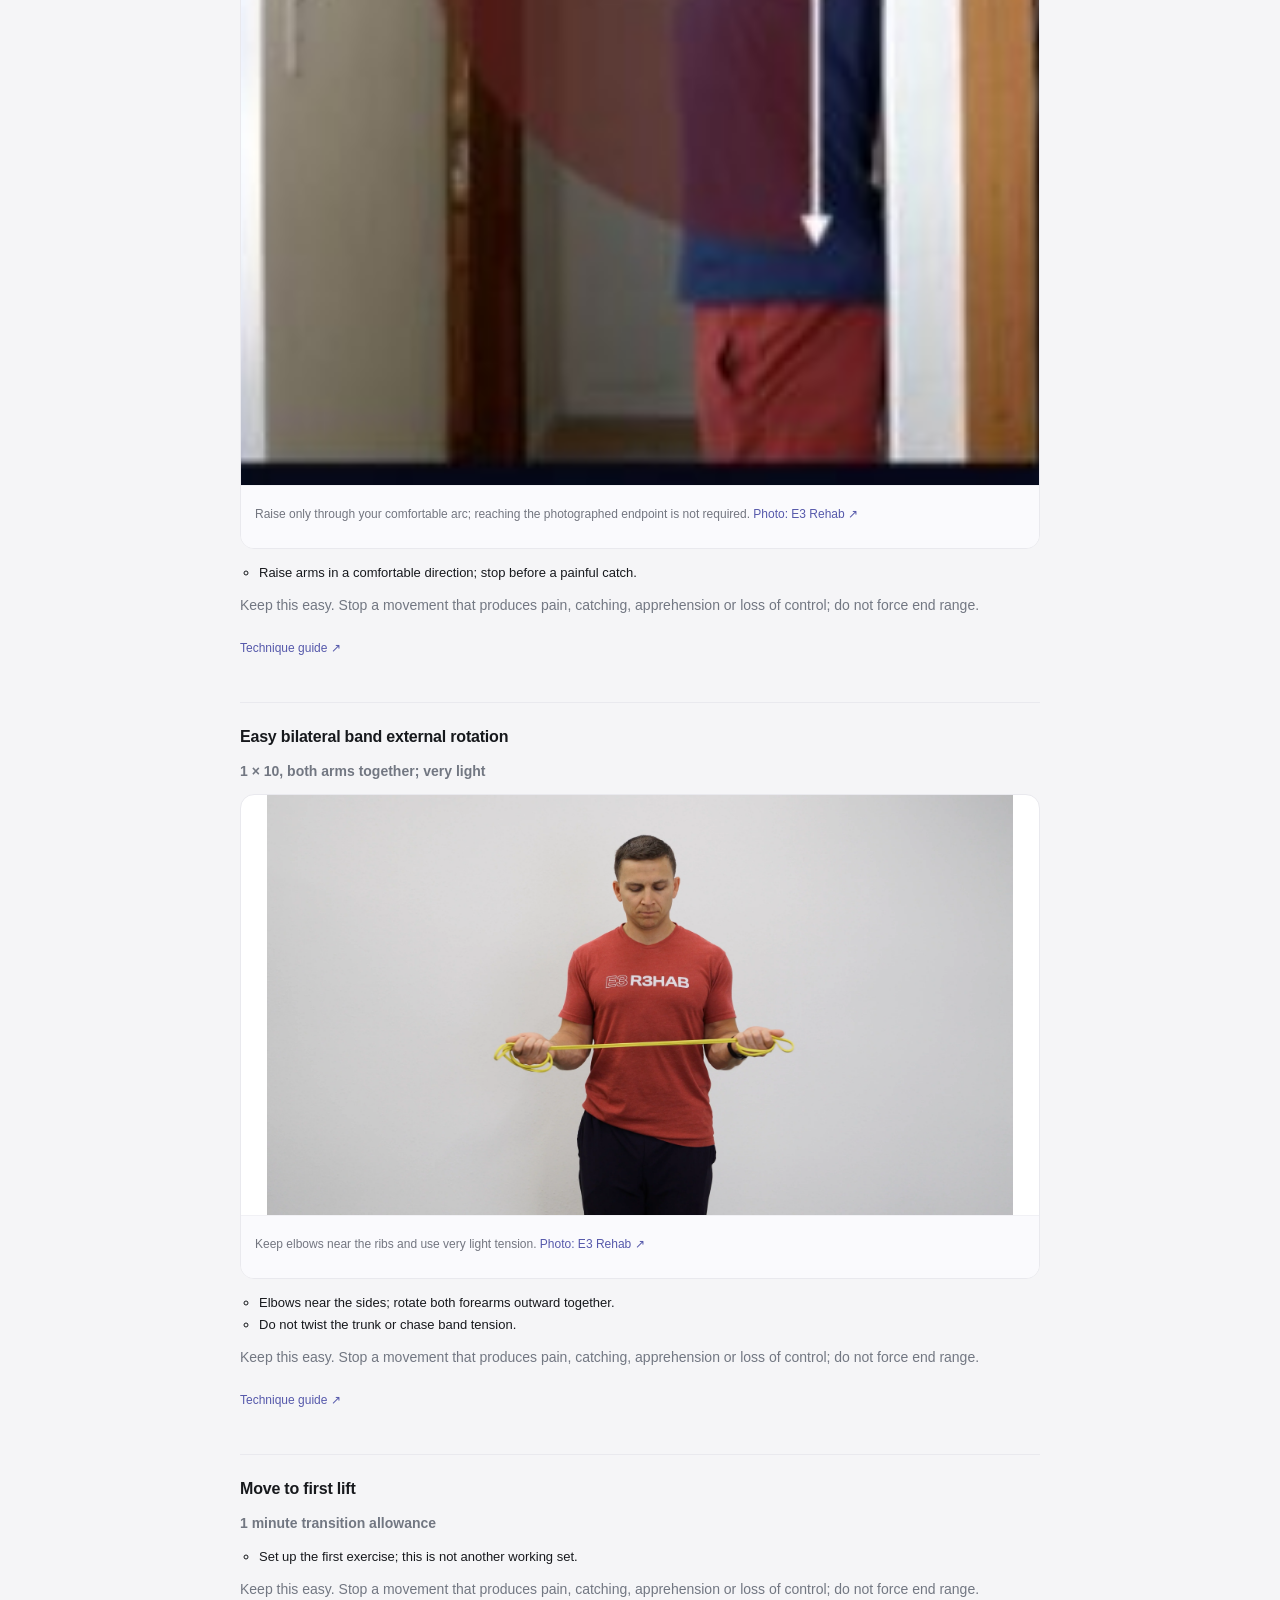
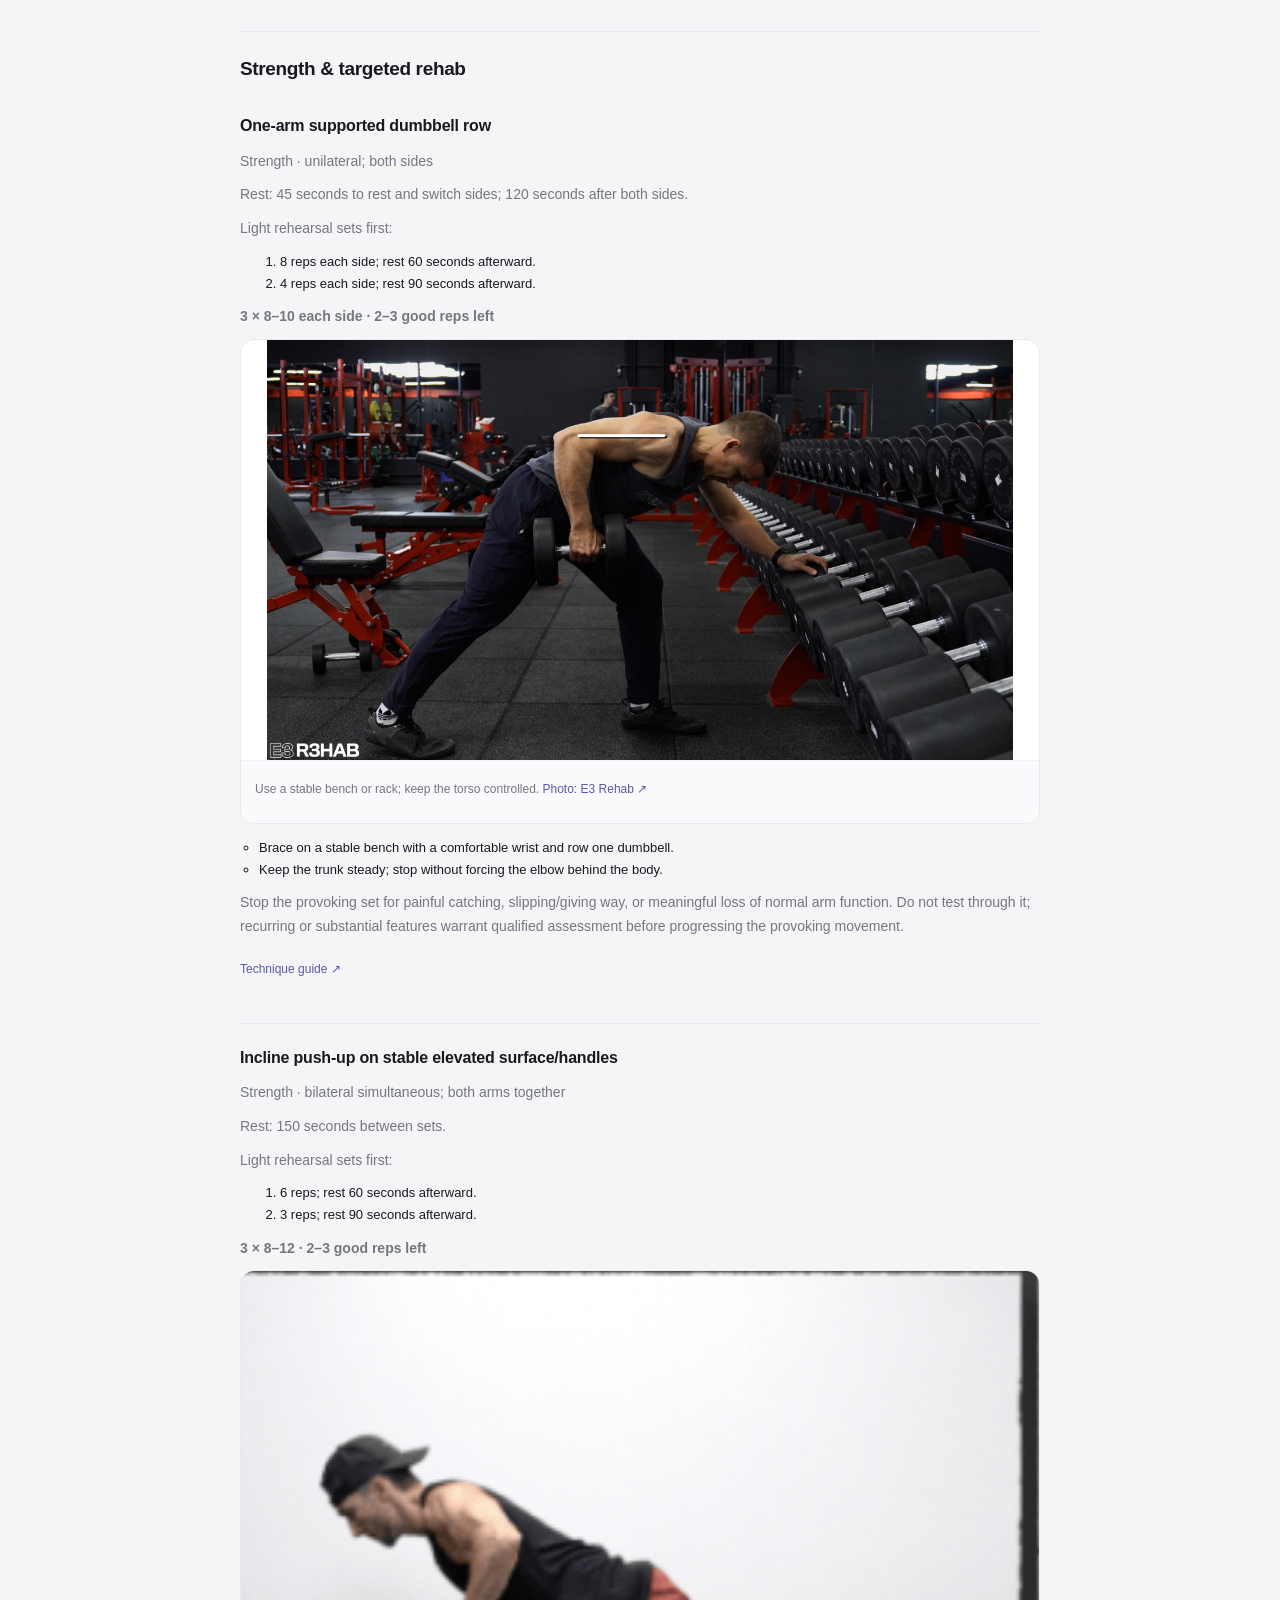
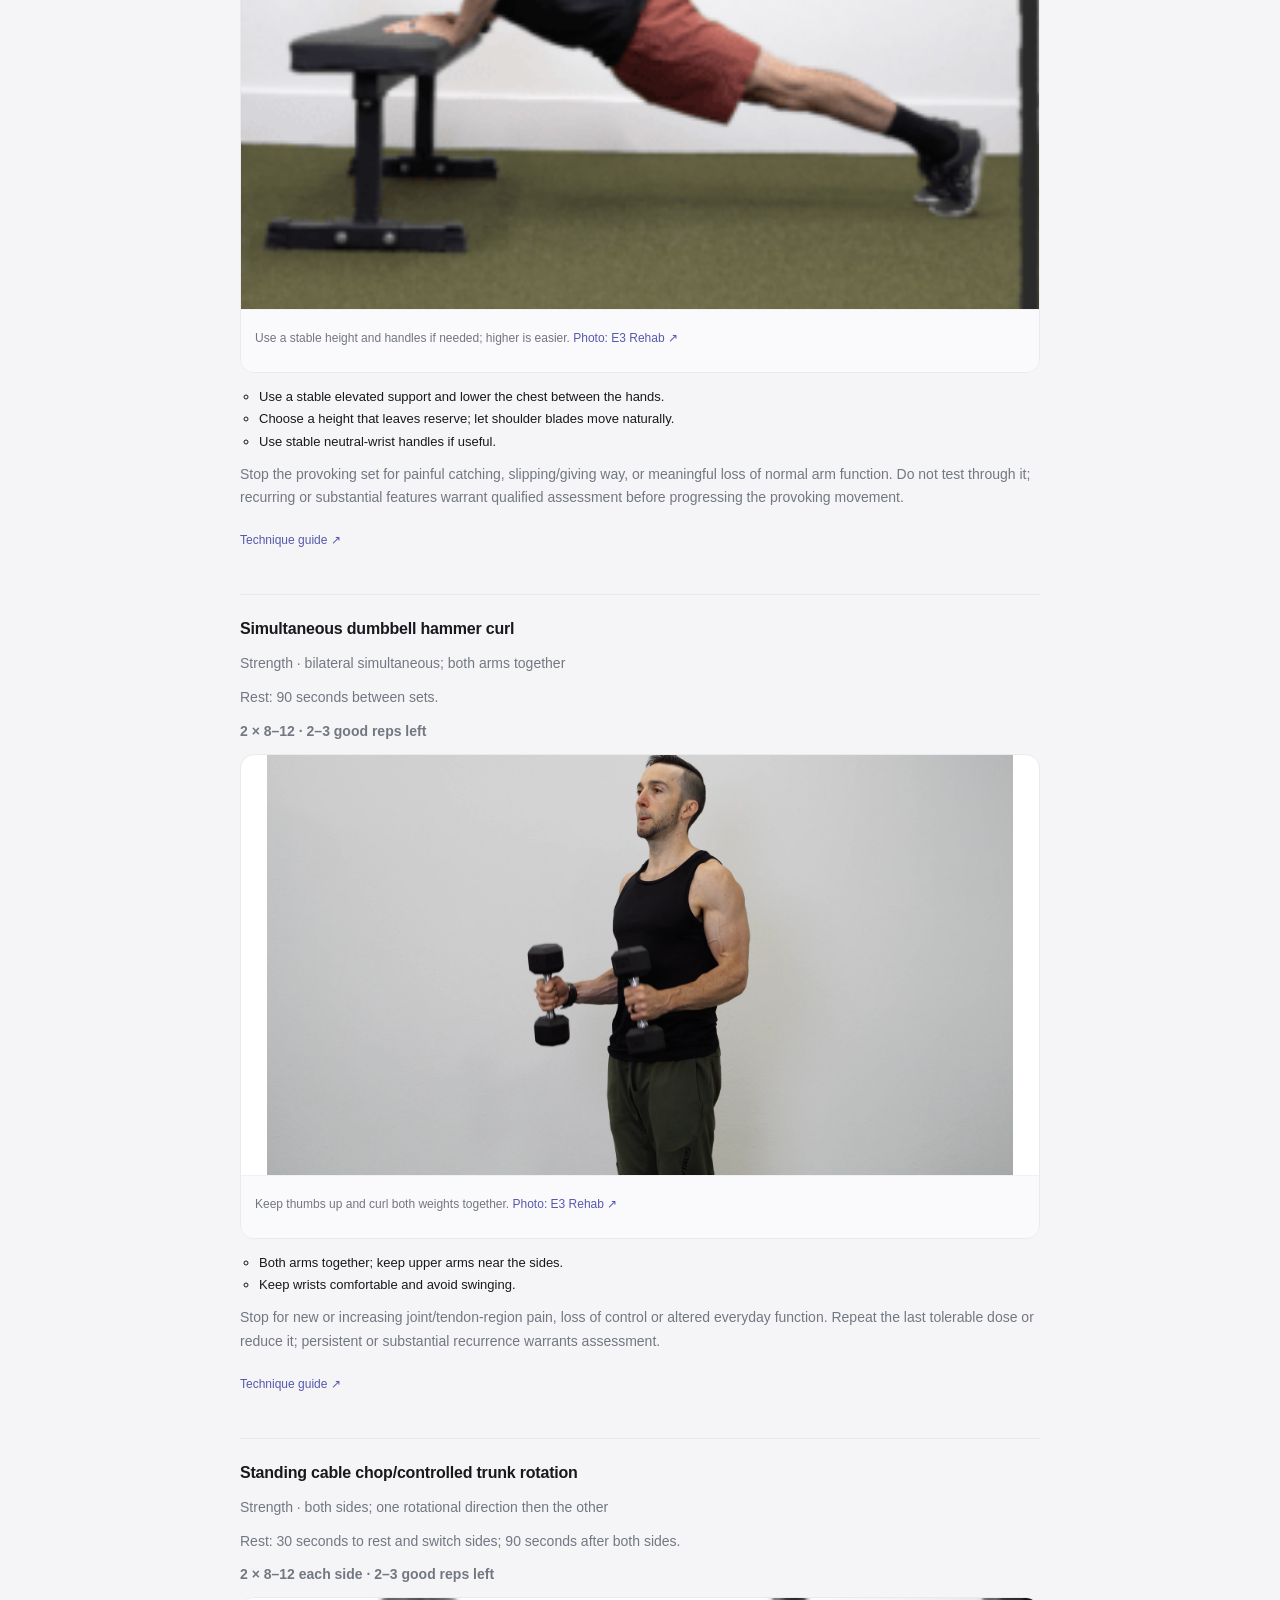
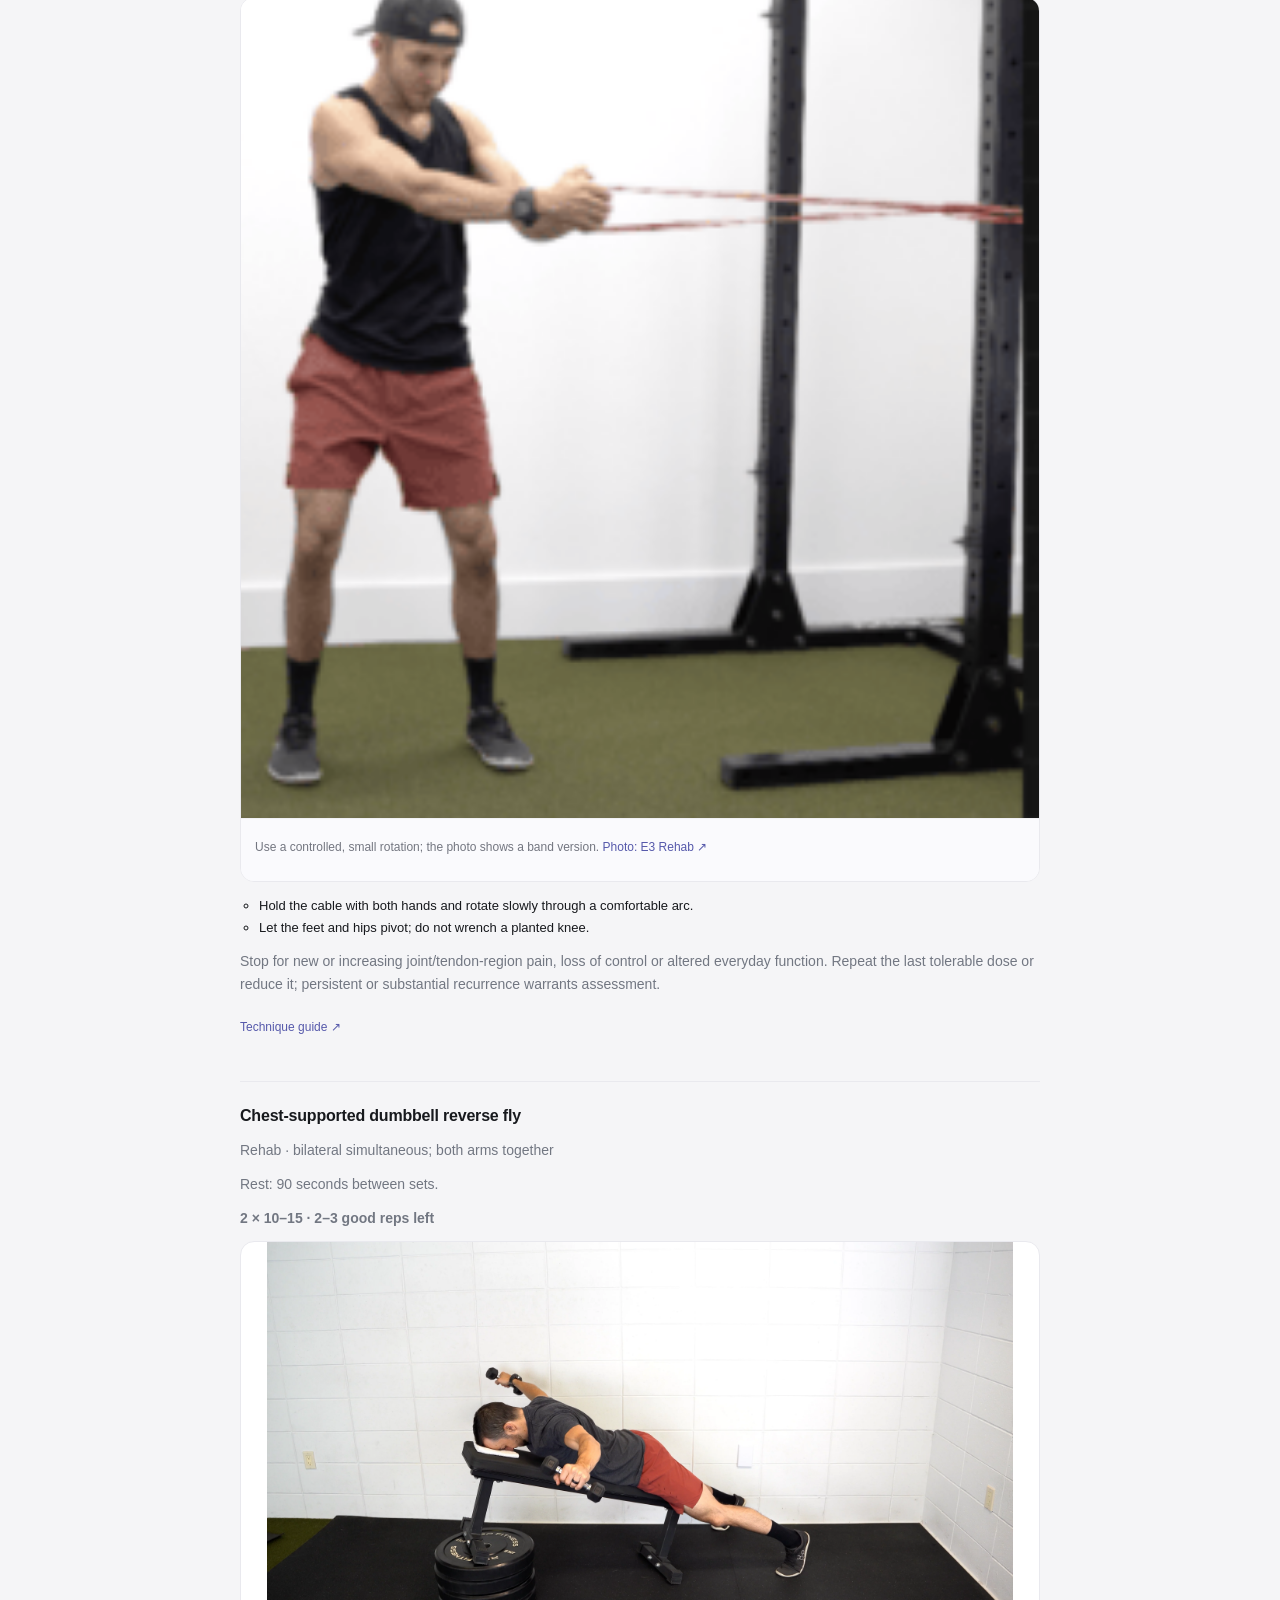
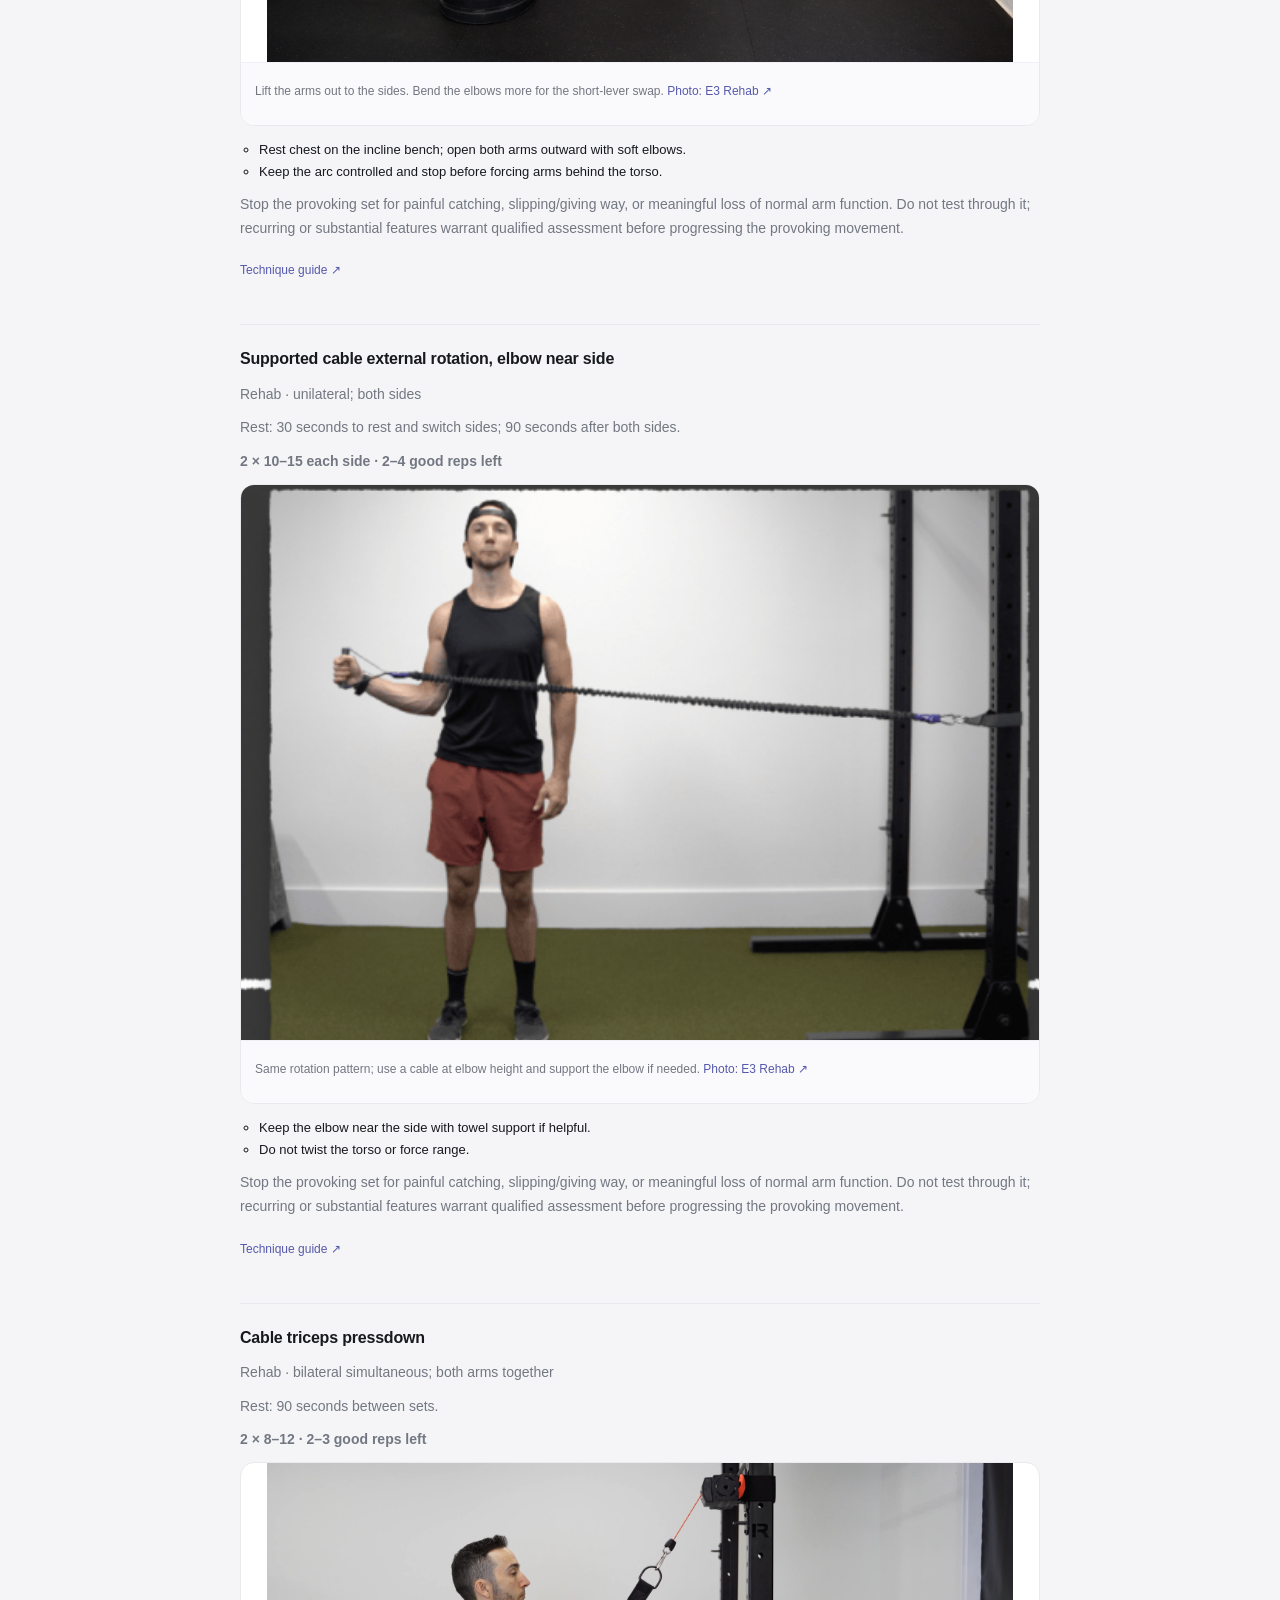
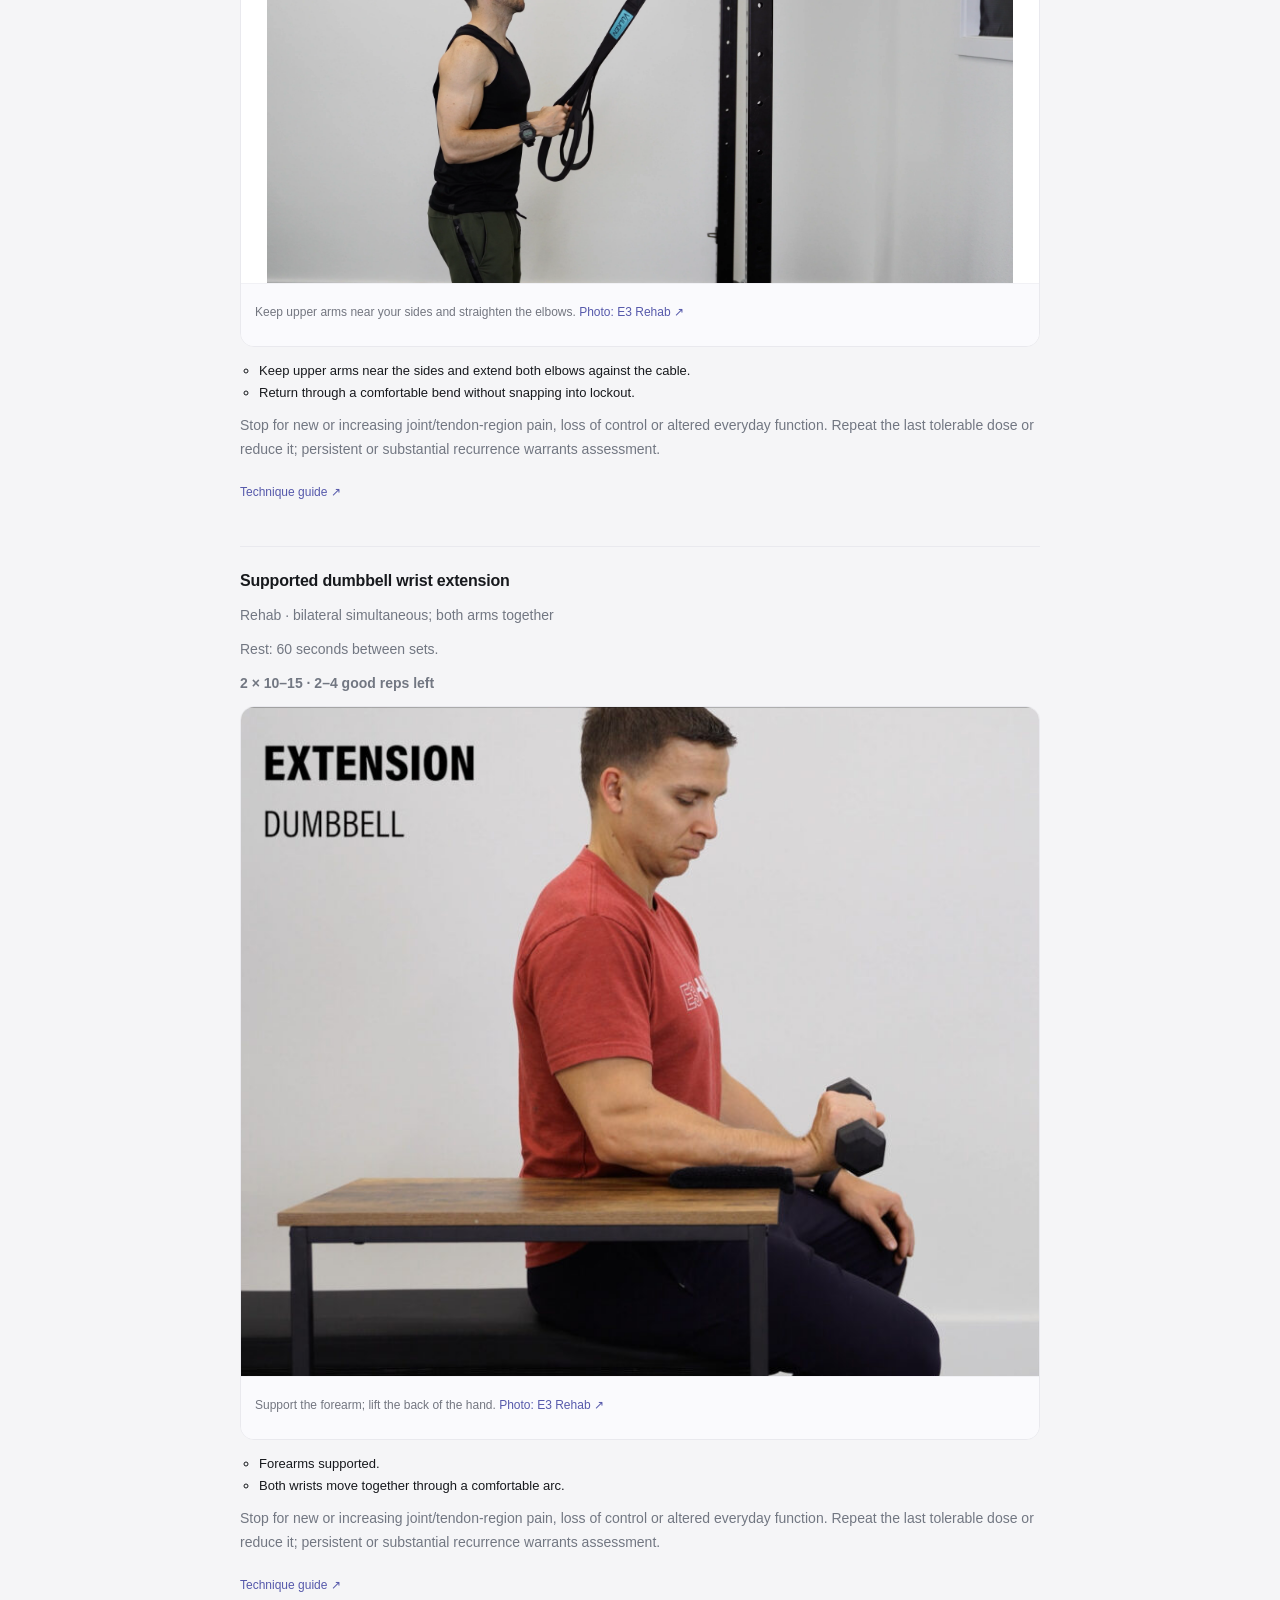
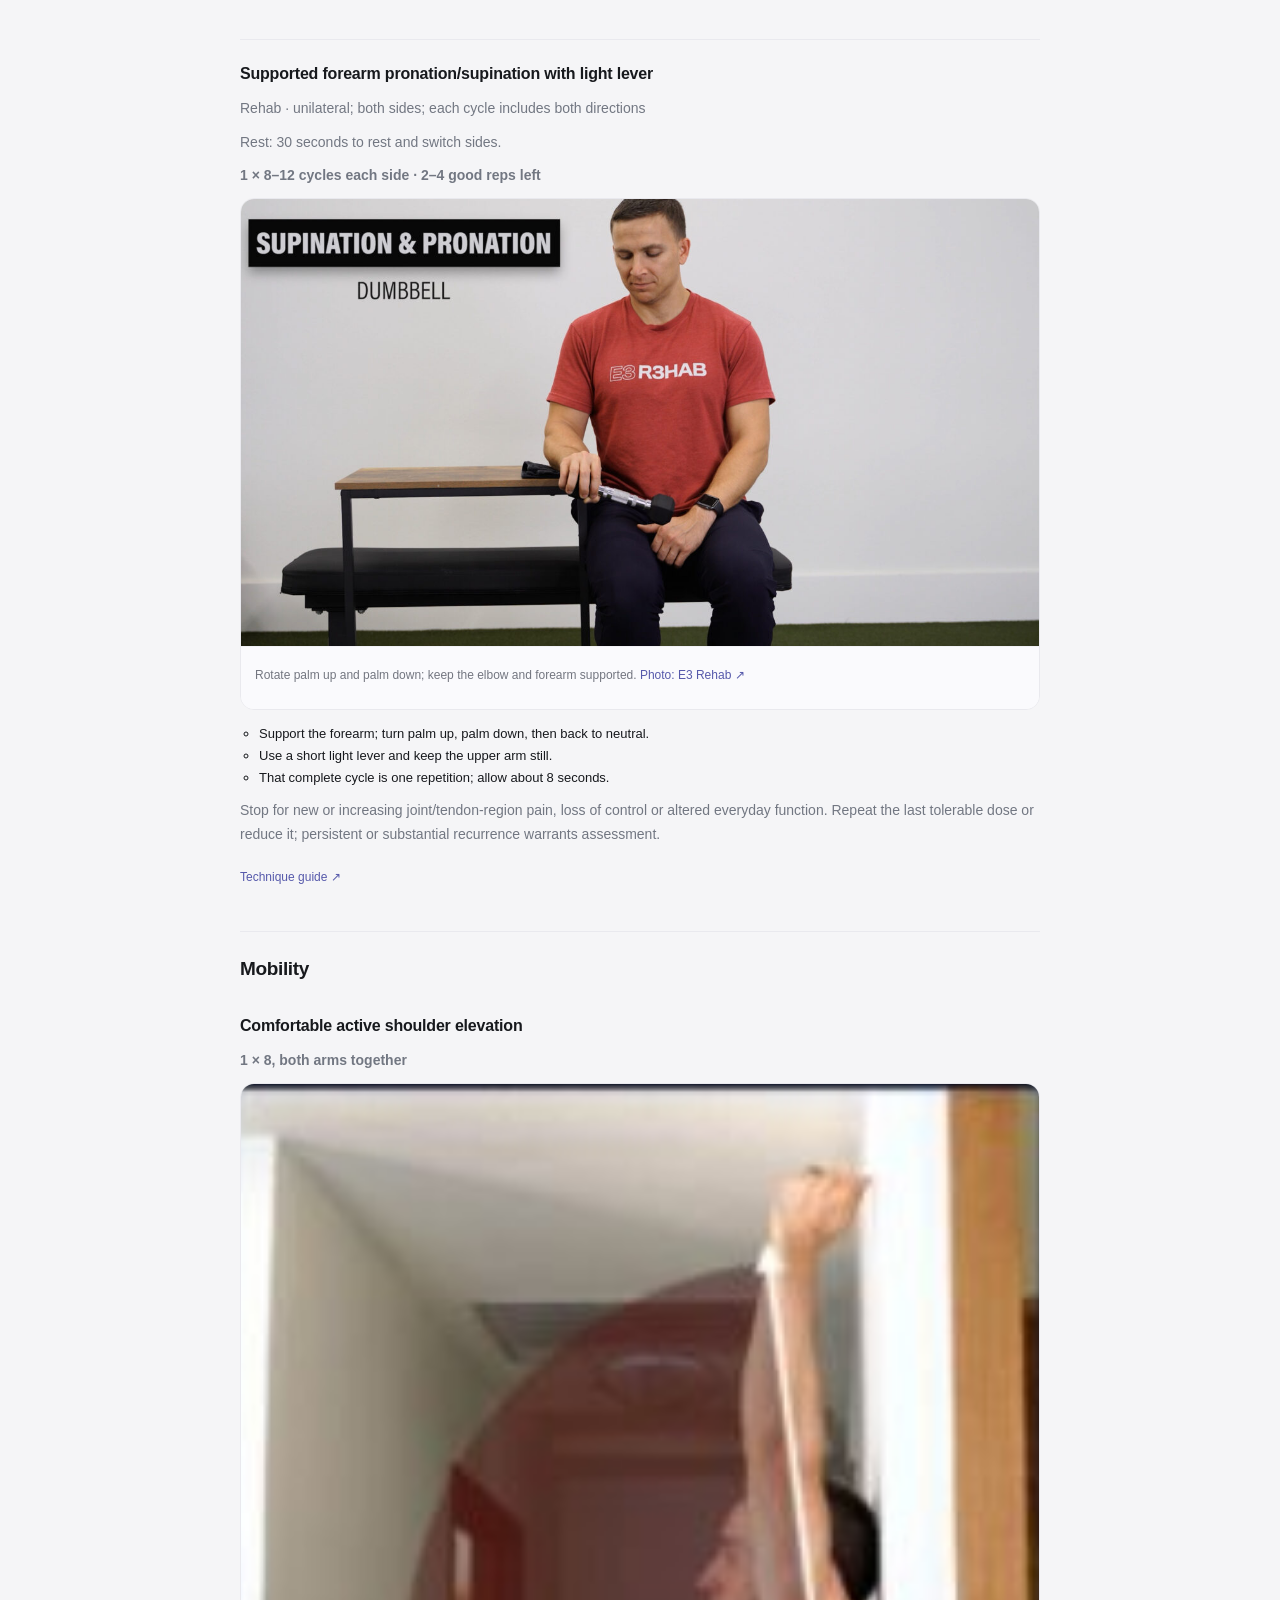
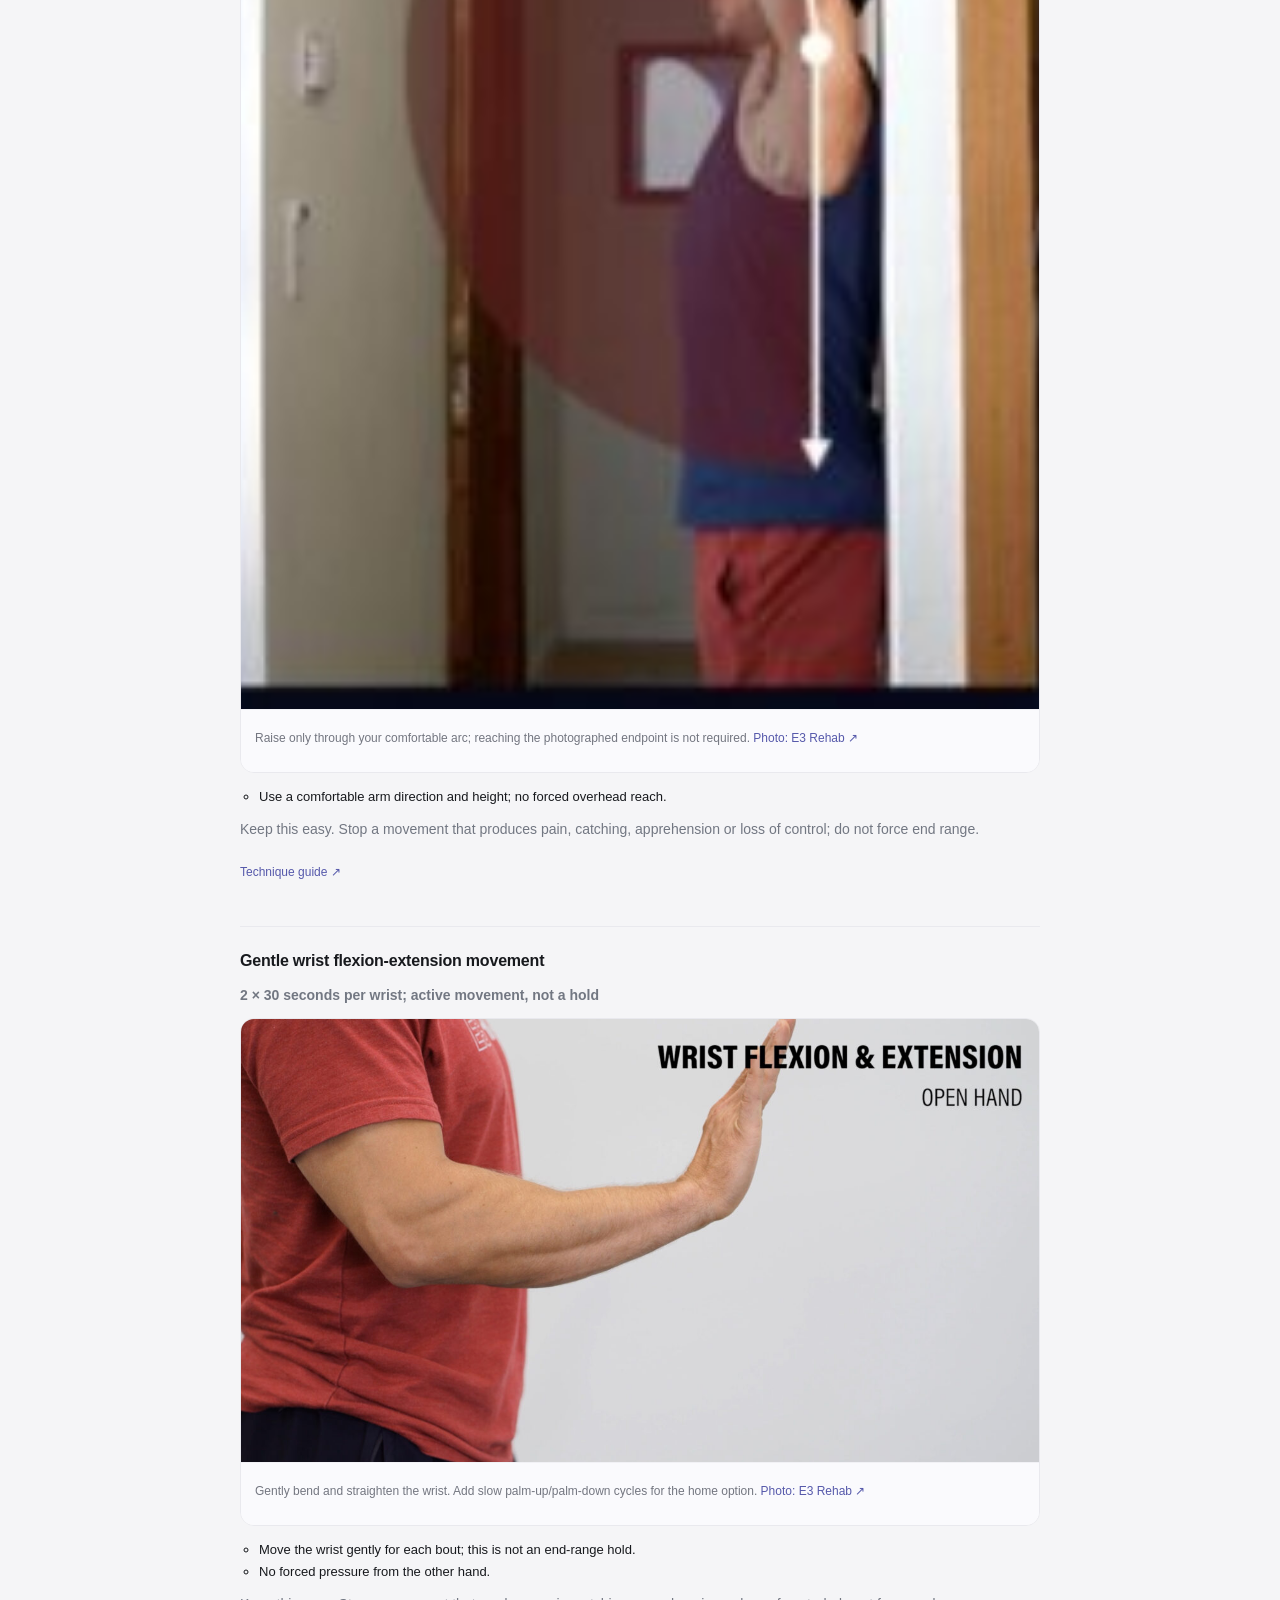
<file: upper-c.html>
<!doctype html><html lang="en"><head><meta charset="utf-8"><meta name="viewport" content="width=device-width,initial-scale=1"><meta name="robots" content="noindex,nofollow"><title>Upper C · Daily Rehab</title><link rel="stylesheet" href="styles.css"></head><body><main class="static-page"><a href="index.html#upper-c">Open interactive session</a><nav aria-label="Other sessions"><a href="upper-a.html">Upper A</a> · <a href="lower-a.html">Lower A</a> · <a href="upper-b.html">Upper B</a> · <a href="lower-b.html">Lower B</a> · <a href="upper-c.html">Upper C</a> · <a href="lower-c.html">Lower C</a></nav><div class="fallback"><p class="eyebrow">Your complete session</p>
<h1>Upper C</h1><p>Follow the sequence at your own pace. Choose manageable loads and comfortable ranges; leave the prescribed good repetitions in reserve.</p>
<h2>Warm up</h2><ol>
<li><h3>Easy bike or walk</h3>
<p><strong>2 minutes, easy</strong></p><figure class="demo reference-photo"><img src="assets/support/body-positioning-1.jpg" alt="Easy pedalling on a stationary bike." loading="lazy" style="max-width:100%;max-height:420px;object-fit:contain"><figcaption>Keep this conversational and easy; adjust the bike to your comfort. <a href="https://www.hss.edu/health-library/move-better/set-up-exercise-bike" target="_blank" rel="noopener noreferrer">Photo: Hospital for Special Surgery ↗</a></figcaption></figure>
<ul><li>Move easily enough to talk normally.</li></ul><p>Keep this easy. Stop a movement that produces pain, catching, apprehension or loss of control; do not force end range.</p>
<p><a href="https://www.orthoinfo.org/recovery/hip-conditioning-program/" target="_blank" rel="noopener noreferrer">Technique guide ↗</a></p>
</li>
<li><h3>Active wrist flexion and extension</h3>
<p><strong>1 × 8 full cycles, both wrists together</strong></p><figure class="demo reference-photo"><span class="photo-frame"><span class="photo-crop" style="aspect-ratio:1.7997256515775033"><img src="assets/support/active-wrist.jpg" alt="Unloaded wrist movement with an open hand." loading="lazy" style="width:203.2520325203252%;height:205.76131687242798%;left:-102.23577235772358%;top:-1.02880658436214%"></span></span><figcaption>Gently bend and straighten the wrist. Add slow palm-up/palm-down cycles for the home option. <a href="https://e3rehab.com/wrist-pain-rehab/" target="_blank" rel="noopener noreferrer">Photo: E3 Rehab ↗</a></figcaption></figure>
<ul><li>Support forearms; move both wrists gently up and down.</li></ul><p>Keep this easy. Stop a movement that produces pain, catching, apprehension or loss of control; do not force end range.</p>
<p><a href="https://www.leedsth.nhs.uk/patients/resources/the-hand-and-wrist/" target="_blank" rel="noopener noreferrer">Technique guide ↗</a></p>
</li>
<li><h3>Open and close hands</h3>
<p><strong>1 × 10, both hands together</strong></p><figure class="demo reference-photo"><span class="photo-frame"><span class="photo-crop" style="aspect-ratio:3.6213991769547325"><img src="assets/support/active-wrist.jpg" alt="Closed-fist and open-hand positions." loading="lazy" style="width:101.01010101010101%;height:205.76131687242798%;left:-0.5050505050505051%;top:-1.02880658436214%"></span></span><figcaption>Open and close gently; keep the wrist comfortable. <a href="https://e3rehab.com/wrist-pain-rehab/" target="_blank" rel="noopener noreferrer">Photo: E3 Rehab ↗</a></figcaption></figure>
<ul><li>Open and close gently; do not squeeze maximally.</li></ul><p>Keep this easy. Stop a movement that produces pain, catching, apprehension or loss of control; do not force end range.</p>
<p><a href="https://www.leedsth.nhs.uk/patients/resources/the-hand-and-wrist/" target="_blank" rel="noopener noreferrer">Technique guide ↗</a></p>
</li>
<li><h3>Comfortable active shoulder elevation</h3>
<p><strong>1 × 8, both arms together</strong></p><figure class="demo reference-photo"><span class="photo-frame"><span class="photo-crop" style="aspect-ratio:0.6514657980456026"><img src="assets/support/C1306.00_02_54_06.Still018-1024x576.jpg" alt="Active shoulder elevation demonstrated from the side." loading="lazy" style="width:444.44444444444446%;height:162.86644951140065%;left:-5.333333333333333%;top:-28.827361563517915%"></span></span><figcaption>Raise only through your comfortable arc; reaching the photographed endpoint is not required. <a href="https://e3rehab.com/shoulder-range-of-motion/" target="_blank" rel="noopener noreferrer">Photo: E3 Rehab ↗</a></figcaption></figure>
<ul><li>Raise arms in a comfortable direction; stop before a painful catch.</li></ul><p>Keep this easy. Stop a movement that produces pain, catching, apprehension or loss of control; do not force end range.</p>
<p><a href="https://www.youtube.com/watch?v=b7yQwf-K7z0" target="_blank" rel="noopener noreferrer">Technique guide ↗</a></p>
</li>
<li><h3>Easy bilateral band external rotation</h3>
<p><strong>1 × 10, both arms together; very light</strong></p><figure class="demo reference-photo"><img src="assets/upper/vimeo-861881942.webp" alt="Bilateral external rotation using a loop band between the hands." loading="lazy" style="max-width:100%;max-height:420px;object-fit:contain"><figcaption>Keep elbows near the ribs and use very light tension. <a href="https://vimeo.com/861881942" target="_blank" rel="noopener noreferrer">Photo: E3 Rehab ↗</a></figcaption></figure>
<ul><li>Elbows near the sides; rotate both forearms outward together.</li><li>Do not twist the trunk or chase band tension.</li></ul><p>Keep this easy. Stop a movement that produces pain, catching, apprehension or loss of control; do not force end range.</p>
<p><a href="https://www.youtube.com/watch?v=mO8YJAxVG2M" target="_blank" rel="noopener noreferrer">Technique guide ↗</a></p>
</li>
<li><h3>Move to first lift</h3>
<p><strong>1 minute transition allowance</strong></p>
<ul><li>Set up the first exercise; this is not another working set.</li></ul><p>Keep this easy. Stop a movement that produces pain, catching, apprehension or loss of control; do not force end range.</p>
</li>
</ol>
<h2>Strength & targeted rehab</h2><ol>
<li class="fallback-exercise"><h3>One-arm supported dumbbell row</h3><p>Strength · unilateral; both sides</p>
<p>Rest: 45 seconds to rest and switch sides; 120 seconds after both sides.</p>
<p>Light rehearsal sets first:</p><ol><li>8 reps each side; rest 60 seconds afterward.</li><li>4 reps each side; rest 90 seconds afterward.</li></ol>
<p><strong>3 × 8–10 each side · 2–3 good reps left</strong></p><figure class="demo reference-photo"><img src="assets/upper/one-arm-row.jpg" alt="One-arm dumbbell row with the other hand supported." loading="lazy" style="max-width:100%;max-height:420px;object-fit:contain"><figcaption>Use a stable bench or rack; keep the torso controlled. <a href="https://e3rehab.com/biceps-tendinopathy/" target="_blank" rel="noopener noreferrer">Photo: E3 Rehab ↗</a></figcaption></figure>
<ul><li>Brace on a stable bench with a comfortable wrist and row one dumbbell.</li><li>Keep the trunk steady; stop without forcing the elbow behind the body.</li></ul><p>Stop the provoking set for painful catching, slipping/giving way, or meaningful loss of normal arm function. Do not test through it; recurring or substantial features warrant qualified assessment before progressing the provoking movement.</p>
<p><a href="https://www.youtube.com/watch?v=fbV6EpgXIaw" target="_blank" rel="noopener noreferrer">Technique guide ↗</a></p>
</li>
<li class="fallback-exercise"><h3>Incline push-up on stable elevated surface/handles</h3><p>Strength · bilateral simultaneous; both arms together</p>
<p>Rest: 150 seconds between sets.</p>
<p>Light rehearsal sets first:</p><ol><li>6 reps; rest 60 seconds afterward.</li><li>3 reps; rest 90 seconds afterward.</li></ol>
<p><strong>3 × 8–12 · 2–3 good reps left</strong></p><figure class="demo reference-photo"><span class="photo-frame"><span class="photo-crop" style="aspect-ratio:1.2507534659433397"><img src="assets/upper/push-up.png" alt="Push-up with hands on an elevated bench." loading="lazy" style="width:301.2048192771084%;height:210.9704641350211%;left:-1.506024096385542%;top:-54.43037974683545%"></span></span><figcaption>Use a stable height and handles if needed; higher is easier. <a href="https://e3rehab.com/rotator-cuff-exercises/" target="_blank" rel="noopener noreferrer">Photo: E3 Rehab ↗</a></figcaption></figure>
<ul><li>Use a stable elevated support and lower the chest between the hands.</li><li>Choose a height that leaves reserve; let shoulder blades move naturally.</li><li>Use stable neutral-wrist handles if useful.</li></ul><p>Stop the provoking set for painful catching, slipping/giving way, or meaningful loss of normal arm function. Do not test through it; recurring or substantial features warrant qualified assessment before progressing the provoking movement.</p>
<p><a href="https://www.youtube.com/watch?v=mO8YJAxVG2M" target="_blank" rel="noopener noreferrer">Technique guide ↗</a></p>
</li>
<li class="fallback-exercise"><h3>Simultaneous dumbbell hammer curl</h3><p>Strength · bilateral simultaneous; both arms together</p>
<p>Rest: 90 seconds between sets.</p>
<p><strong>2 × 8–12 · 2–3 good reps left</strong></p><figure class="demo reference-photo"><img src="assets/upper/vimeo-959200792.webp" alt="Simultaneous dumbbell hammer curl with neutral grip." loading="lazy" style="max-width:100%;max-height:420px;object-fit:contain"><figcaption>Keep thumbs up and curl both weights together. <a href="https://vimeo.com/959200792" target="_blank" rel="noopener noreferrer">Photo: E3 Rehab ↗</a></figcaption></figure>
<ul><li>Both arms together; keep upper arms near the sides.</li><li>Keep wrists comfortable and avoid swinging.</li></ul><p>Stop for new or increasing joint/tendon-region pain, loss of control or altered everyday function. Repeat the last tolerable dose or reduce it; persistent or substantial recurrence warrants assessment.</p>
<p><a href="https://www.youtube.com/watch?v=nyyY81RzNCQ&amp;t=961s" target="_blank" rel="noopener noreferrer">Technique guide ↗</a></p>
</li>
<li class="fallback-exercise"><h3>Standing cable chop/controlled trunk rotation</h3><p>Strength · both sides; one rotational direction then the other</p>
<p>Rest: 30 seconds to rest and switch sides; 90 seconds after both sides.</p>
<p><strong>2 × 8–12 each side · 2–3 good reps left</strong></p><figure class="demo reference-photo"><span class="photo-frame"><span class="photo-crop" style="aspect-ratio:0.9729128148055073"><img src="assets/upper/rotation.png" alt="Standing resisted trunk rotation." loading="lazy" style="width:369.00369003690037%;height:202.8397565922921%;left:-21.03321033210332%;top:-68.96551724137932%"></span></span><figcaption>Use a controlled, small rotation; the photo shows a band version. <a href="https://e3rehab.com/abdominal-muscle-strain/" target="_blank" rel="noopener noreferrer">Photo: E3 Rehab ↗</a></figcaption></figure>
<ul><li>Hold the cable with both hands and rotate slowly through a comfortable arc.</li><li>Let the feet and hips pivot; do not wrench a planted knee.</li></ul><p>Stop for new or increasing joint/tendon-region pain, loss of control or altered everyday function. Repeat the last tolerable dose or reduce it; persistent or substantial recurrence warrants assessment.</p>
<p><a href="https://www.youtube.com/watch?v=C_nsk6PRSp0" target="_blank" rel="noopener noreferrer">Technique guide ↗</a></p>
</li>
<li class="fallback-exercise"><h3>Chest-supported dumbbell reverse fly</h3><p>Rehab · bilateral simultaneous; both arms together</p>
<p>Rest: 90 seconds between sets.</p>
<p><strong>2 × 10–15 · 2–3 good reps left</strong></p><figure class="demo reference-photo"><img src="assets/upper/vimeo-731409249.webp" alt="Chest-supported dumbbell reverse fly." loading="lazy" style="max-width:100%;max-height:420px;object-fit:contain"><figcaption>Lift the arms out to the sides. Bend the elbows more for the short-lever swap. <a href="https://vimeo.com/731409249" target="_blank" rel="noopener noreferrer">Photo: E3 Rehab ↗</a></figcaption></figure>
<ul><li>Rest chest on the incline bench; open both arms outward with soft elbows.</li><li>Keep the arc controlled and stop before forcing arms behind the torso.</li></ul><p>Stop the provoking set for painful catching, slipping/giving way, or meaningful loss of normal arm function. Do not test through it; recurring or substantial features warrant qualified assessment before progressing the provoking movement.</p>
<p><a href="https://www.youtube.com/watch?v=mO8YJAxVG2M" target="_blank" rel="noopener noreferrer">Technique guide ↗</a></p>
</li>
<li class="fallback-exercise"><h3>Supported cable external rotation, elbow near side</h3><p>Rehab · unilateral; both sides</p>
<p>Rest: 30 seconds to rest and switch sides; 90 seconds after both sides.</p>
<p><strong>2 × 10–15 each side · 2–4 good reps left</strong></p><figure class="demo reference-photo"><span class="photo-frame"><span class="photo-crop" style="aspect-ratio:1.43836836480228"><img src="assets/upper/cuff-external.png" alt="Anchored shoulder external rotation with elbow at the side." loading="lazy" style="width:154.7987616099071%;height:124.68827930174562%;left:-52.32198142414861%;top:-8.977556109725684%"></span></span><figcaption>Same rotation pattern; use a cable at elbow height and support the elbow if needed. <a href="https://e3rehab.com/rotator-cuff-exercises/" target="_blank" rel="noopener noreferrer">Photo: E3 Rehab ↗</a></figcaption></figure>
<ul><li>Keep the elbow near the side with towel support if helpful.</li><li>Do not twist the torso or force range.</li></ul><p>Stop the provoking set for painful catching, slipping/giving way, or meaningful loss of normal arm function. Do not test through it; recurring or substantial features warrant qualified assessment before progressing the provoking movement.</p>
<p><a href="https://www.youtube.com/watch?v=mO8YJAxVG2M" target="_blank" rel="noopener noreferrer">Technique guide ↗</a></p>
</li>
<li class="fallback-exercise"><h3>Cable triceps pressdown</h3><p>Rehab · bilateral simultaneous; both arms together</p>
<p>Rest: 90 seconds between sets.</p>
<p><strong>2 × 8–12 · 2–3 good reps left</strong></p><figure class="demo reference-photo"><img src="assets/upper/vimeo-959227856.webp" alt="Standing cable triceps pressdown." loading="lazy" style="max-width:100%;max-height:420px;object-fit:contain"><figcaption>Keep upper arms near your sides and straighten the elbows. <a href="https://vimeo.com/959227856" target="_blank" rel="noopener noreferrer">Photo: E3 Rehab ↗</a></figcaption></figure>
<ul><li>Keep upper arms near the sides and extend both elbows against the cable.</li><li>Return through a comfortable bend without snapping into lockout.</li></ul><p>Stop for new or increasing joint/tendon-region pain, loss of control or altered everyday function. Repeat the last tolerable dose or reduce it; persistent or substantial recurrence warrants assessment.</p>
<p><a href="https://www.youtube.com/watch?v=7Q-VrNGgM2U" target="_blank" rel="noopener noreferrer">Technique guide ↗</a></p>
</li>
<li class="fallback-exercise"><h3>Supported dumbbell wrist extension</h3><p>Rehab · bilateral simultaneous; both arms together</p>
<p>Rest: 60 seconds between sets.</p>
<p><strong>2 × 10–15 · 2–4 good reps left</strong></p><figure class="demo reference-photo"><span class="photo-frame"><span class="photo-crop" style="aspect-ratio:1.1925011431184271"><img src="assets/upper/wrist-options.jpg" alt="Forearm-supported dumbbell wrist extension, palm down." loading="lazy" style="width:306.7484662576687%;height:205.76131687242798%;left:-0.920245398773006%;top:-103.70370370370371%"></span></span><figcaption>Support the forearm; lift the back of the hand. <a href="https://e3rehab.com/wrist-pain-rehab/" target="_blank" rel="noopener noreferrer">Photo: E3 Rehab ↗</a></figcaption></figure>
<ul><li>Forearms supported.</li><li>Both wrists move together through a comfortable arc.</li></ul><p>Stop for new or increasing joint/tendon-region pain, loss of control or altered everyday function. Repeat the last tolerable dose or reduce it; persistent or substantial recurrence warrants assessment.</p>
<p><a href="https://www.youtube.com/watch?v=nyyY81RzNCQ&amp;t=961s" target="_blank" rel="noopener noreferrer">Technique guide ↗</a></p>
</li>
<li class="fallback-exercise"><h3>Supported forearm pronation/supination with light lever</h3><p>Rehab · unilateral; both sides; each cycle includes both directions</p>
<p>Rest: 30 seconds to rest and switch sides.</p>
<p><strong>1 × 8–12 cycles each side · 2–4 good reps left</strong></p><figure class="demo reference-photo"><span class="photo-frame"><span class="photo-crop" style="aspect-ratio:1.7850340136054421"><img src="assets/upper/forearm-rotation.jpg" alt="Supported forearm rotation holding a light dumbbell lever." loading="lazy" style="width:203.2520325203252%;height:204.08163265306123%;left:-0.6097560975609756%;top:-0.6122448979591837%"></span></span><figcaption>Rotate palm up and palm down; keep the elbow and forearm supported. <a href="https://e3rehab.com/wrist-pain-rehab/" target="_blank" rel="noopener noreferrer">Photo: E3 Rehab ↗</a></figcaption></figure>
<ul><li>Support the forearm; turn palm up, palm down, then back to neutral.</li><li>Use a short light lever and keep the upper arm still.</li><li>That complete cycle is one repetition; allow about 8 seconds.</li></ul><p>Stop for new or increasing joint/tendon-region pain, loss of control or altered everyday function. Repeat the last tolerable dose or reduce it; persistent or substantial recurrence warrants assessment.</p>
<p><a href="https://www.youtube.com/watch?v=nyyY81RzNCQ&amp;t=961s" target="_blank" rel="noopener noreferrer">Technique guide ↗</a></p>
</li>
</ol>
<h2>Mobility</h2><ol>
<li><h3>Comfortable active shoulder elevation</h3>
<p><strong>1 × 8, both arms together</strong></p><figure class="demo reference-photo"><span class="photo-frame"><span class="photo-crop" style="aspect-ratio:0.6514657980456026"><img src="assets/support/C1306.00_02_54_06.Still018-1024x576.jpg" alt="Active shoulder elevation demonstrated from the side." loading="lazy" style="width:444.44444444444446%;height:162.86644951140065%;left:-5.333333333333333%;top:-28.827361563517915%"></span></span><figcaption>Raise only through your comfortable arc; reaching the photographed endpoint is not required. <a href="https://e3rehab.com/shoulder-range-of-motion/" target="_blank" rel="noopener noreferrer">Photo: E3 Rehab ↗</a></figcaption></figure>
<ul><li>Use a comfortable arm direction and height; no forced overhead reach.</li></ul><p>Keep this easy. Stop a movement that produces pain, catching, apprehension or loss of control; do not force end range.</p>
<p><a href="https://www.youtube.com/watch?v=b7yQwf-K7z0" target="_blank" rel="noopener noreferrer">Technique guide ↗</a></p>
</li>
<li><h3>Gentle wrist flexion-extension movement</h3>
<p><strong>2 × 30 seconds per wrist; active movement, not a hold</strong></p><figure class="demo reference-photo"><span class="photo-frame"><span class="photo-crop" style="aspect-ratio:1.7997256515775033"><img src="assets/support/active-wrist.jpg" alt="Unloaded wrist movement with an open hand." loading="lazy" style="width:203.2520325203252%;height:205.76131687242798%;left:-102.23577235772358%;top:-1.02880658436214%"></span></span><figcaption>Gently bend and straighten the wrist. Add slow palm-up/palm-down cycles for the home option. <a href="https://e3rehab.com/wrist-pain-rehab/" target="_blank" rel="noopener noreferrer">Photo: E3 Rehab ↗</a></figcaption></figure>
<ul><li>Move the wrist gently for each bout; this is not an end-range hold.</li><li>No forced pressure from the other hand.</li></ul><p>Keep this easy. Stop a movement that produces pain, catching, apprehension or loss of control; do not force end range.</p>
<p><a href="https://www.leedsth.nhs.uk/patients/resources/the-hand-and-wrist/" target="_blank" rel="noopener noreferrer">Technique guide ↗</a></p>
</li>
</ol>
<p>Use the interactive copy for swaps and temporary adjustments. No workout history is recorded.</p></div></main></body></html>
</file>
<file: styles.css>
:root{--bg:#f5f5f7;--surface:#fff;--ink:#17191d;--secondary:#6a6d75;--line:#e9e9ee;--accent:#5659ab;--accent-soft:#ededfc;--green:#347456;--green-tint:#eaf4ee;--caution:#795d32;--radius:18px;font-family:-apple-system,BlinkMacSystemFont,"Segoe UI",Inter,Arial,sans-serif;color:var(--ink);background:var(--bg);font-synthesis:none;text-rendering:optimizeLegibility}*{box-sizing:border-box}body{margin:0}button,input,select{font:inherit}button,a{-webkit-tap-highlight-color:transparent}button{border:0;color:inherit;background:none;cursor:pointer}a{color:var(--accent);text-decoration:none}a:hover{text-decoration:underline}button:disabled{cursor:not-allowed;opacity:.5}button:focus-visible,a:focus-visible,summary:focus-visible,select:focus-visible,input:focus-visible{outline:3px solid #6a6ad5;outline-offset:4px}h1,h2,h3,p,ol,ul,figure{margin:0}button,summary{touch-action:manipulation}summary{cursor:pointer;list-style:none}summary::-webkit-details-marker{display:none}small{font-size:inherit}button svg{pointer-events:none}h1{font-size:42px;letter-spacing:-1.6px;line-height:1.12;font-weight:720}h2{font-size:19px;letter-spacing:-.35px;font-weight:680}h3{font-size:16px;letter-spacing:-.2px}.sr-only{position:absolute!important;width:1px;height:1px;padding:0;margin:-1px;overflow:hidden;clip:rect(0,0,0,0);white-space:nowrap;border:0}.skip-link{position:fixed;left:20px;top:-90px;z-index:100;background:#fff;padding:14px 20px;border-radius:9px}.skip-link:focus{top:16px}.site-header{width:min(1100px,calc(100% - 64px));margin:0 auto;min-height:98px;display:flex;align-items:center;justify-content:space-between;border-bottom:1px solid var(--line)}.wordmark{display:flex;align-items:center;gap:11px;min-height:44px;font-size:18px;font-weight:720;letter-spacing:-.45px;color:var(--ink)}.wordmark:hover{text-decoration:none}.brand-mark{display:flex;align-items:center;justify-content:center;gap:0;width:35px;height:35px;background:#181a20;color:#fff;border-radius:11px;font-size:20px;font-weight:650;letter-spacing:-1px;padding-bottom:3px}.brand-mark span{color:#bfc1fc}.quiet-button{min-height:44px;padding:9px 15px;border-radius:12px;background:#fff;font-weight:580;font-size:13px;display:flex;align-items:center;gap:24px}.quiet-button:hover{background:var(--accent-soft)}.workspace{width:min(1100px,calc(100% - 64px));margin:36px auto 0;display:grid;grid-template-columns:202px minmax(0,1fr);gap:52px;align-items:start}.cycle-rail{position:sticky;top:26px;padding-top:6px}.eyebrow{font-size:10px;font-weight:700;letter-spacing:1.5px;color:var(--secondary)}#desktop-days{display:grid;gap:5px;margin-top:17px}.day-link{display:flex;align-items:center;gap:13px;text-align:left;min-height:54px;border-radius:13px;padding:11px 13px;font-size:14px;color:#52555d;transition:background .15s}.day-link>span:nth-child(2){flex:1}.day-link[aria-current=true]{background:var(--surface);color:var(--ink);font-weight:670;box-shadow:0 2px 5px #20203504}.day-link:hover{background:#ededf2}.day-link .day-number{font-size:11px;color:#888b94;font-variant-numeric:tabular-nums}.day-link[aria-current=true] .day-number{color:var(--accent)}.selected-mark{font-size:7px;color:var(--accent)}.day-chevron{font-size:19px;color:#a3a4ad}.rail-note{font-size:12px;line-height:1.7;color:var(--secondary);padding:20px 13px}.rail-rule{height:1px;background:var(--line);margin:5px 13px 14px}.rail-link{display:flex;align-items:center;justify-content:space-between;text-align:left;padding:10px 13px;min-height:44px;width:100%;font-size:12px;font-weight:580;color:#555861}.rail-link:hover{color:var(--accent)}.rail-small{font-size:11px;color:var(--secondary);line-height:1.7;padding:13px}.session-topline{display:flex;align-items:center;justify-content:space-between;gap:12px;margin-bottom:13px}.text-link{font-size:12px;color:var(--secondary);min-height:44px;display:inline-flex;gap:9px;align-items:center}.text-link:hover{color:var(--accent)}.page-heading{display:flex;align-items:center;justify-content:space-between;gap:18px}.session-position{font-size:10px;letter-spacing:1.4px;font-weight:600;color:#92959c;white-space:nowrap}.session-focus{font-size:14px;color:var(--secondary);line-height:1.65;margin:11px 0 23px}.mobile-session-picker{display:none}.session-overview{background:var(--surface);border-radius:var(--radius);padding:21px 23px 15px;box-shadow:0 2px 5px #20203503}.overview-main{display:flex;align-items:center;gap:13px}.overview-icon{display:grid;place-items:center;align-self:flex-start;margin-top:3px;width:34px;height:34px;border-radius:50%;color:var(--accent);background:var(--accent-soft);font-size:25px;line-height:1}.overview-main>div{flex:1}.overview-main p{font-size:12px;color:#555860;margin-bottom:2px}.overview-main strong{font-size:31px;letter-spacing:-1.2px;font-weight:650}.overview-main strong>span{font-size:16px;letter-spacing:0;font-weight:450;color:var(--secondary);margin-left:3px}.icon-button{display:grid;place-items:center;align-self:flex-start;width:44px;height:44px;font-size:12px;color:var(--secondary);font-family:Georgia,serif;font-weight:700;border-radius:50%;margin:-7px -10px 0 0}.icon-button:hover{background:var(--bg)}.session-metrics{display:grid;grid-template-columns:repeat(4,minmax(0,1fr));margin-top:20px;padding-top:17px;border-top:1px solid var(--line);gap:12px}.session-metrics>div{display:grid;grid-template-columns:6px 1fr;gap:5px 6px;align-items:center}.metric-dot{width:5px;height:5px;border-radius:50%;background:var(--accent)}.metric-dot.warmup{background:#ddad63}.metric-dot.rehab{background:#5a9972}.metric-dot.mobility{background:#9c80b8}.session-metrics>div>span:nth-child(2){font-size:11px;color:var(--secondary)}.session-metrics strong{grid-column:2;font-size:20px;font-weight:600;letter-spacing:-.6px}.session-metrics small{font-size:11px;font-weight:450;letter-spacing:0;color:var(--secondary)}.estimate-note{font-size:10px;line-height:1.6;color:#858891;padding-top:15px}.coverage-card{display:flex;width:100%;align-items:center;gap:13px;background:#ededf5;border-radius:15px;margin:12px 0 26px;padding:15px 17px;text-align:left}.coverage-icon{color:var(--accent);font-size:23px;flex:0 0 27px;text-align:center}.coverage-card>span:nth-child(2){flex:1;min-width:0}.coverage-card strong{display:block;font-size:12px;font-weight:650;margin-bottom:4px;color:#43456c}.coverage-card>span:nth-child(2)>span{display:block;font-size:12px;line-height:1.55;color:#6e708e}.coverage-chevron{font-size:23px;color:var(--accent)}.training-section{margin-top:27px}.section-heading{display:flex;align-items:center;justify-content:space-between;gap:15px;margin:0 2px 12px}.section-heading>div{display:flex;align-items:center;gap:9px}.section-heading>span{font-size:11px;color:var(--secondary);white-space:nowrap}.section-symbol{display:grid;place-items:center;width:25px;height:25px;border-radius:50%;background:var(--accent-soft);color:var(--accent);font-size:17px}.section-symbol.warmup{color:#916626;background:#f8efdf}.section-symbol.rehab{color:#428463;background:#e5f0e9}.section-symbol.mobility{color:#8965a2;background:#f0e9f5}.exercise-list{padding:0;list-style:none;background:var(--surface);border-radius:var(--radius);overflow:hidden}.exercise-list>li+li{border-top:1px solid var(--line)}.exercise>summary{display:grid;grid-template-columns:104px minmax(0,1fr) 19px;gap:18px;align-items:center;padding:22px}.row-visual{display:flex;align-items:center;justify-content:center;flex-shrink:0;width:104px;height:102px;overflow:hidden;border-radius:10px;background:#f7f7f9}.row-visual img{display:block;width:100%;height:100%;object-fit:contain;padding:3px}.row-visual>span{font-size:10px;line-height:1.4;color:var(--secondary);text-align:center}.row-visual.photo-unavailable{background:#f2f2f7;border:1px dashed #dedee9}.exercise-role{display:flex;align-items:center;gap:5px;flex-wrap:wrap;margin-bottom:7px}.exercise-number{font-size:9px;font-weight:600;color:#a0a2aa;padding-right:4px;letter-spacing:.7px}.role-pill{font-size:9px;line-height:1.2;font-weight:500;color:#7f8188}.role-pill+.role-pill:before{content:'·';padding-right:5px}.role-pill.rehab{color:#3f7b58}.role-pill.strength{color:#62639b}.role-pill.mobility{color:#8965a2}.exercise-title{display:block;font-size:16px;font-weight:640;letter-spacing:-.3px;line-height:1.4;max-width:100%}.dose-line{display:block;font-size:13px;color:#555860;margin-top:7px;font-weight:560}.rest-line{display:block;font-size:11px;line-height:1.6;color:#81848e;margin-top:4px}.exercise-arrow{font-weight:350;font-size:21px;line-height:1;color:#9799a6;justify-self:end;transition:transform .15s}.exercise[open]>.exercise-arrow{transform:rotate(45deg)}.exercise[open]>summary .exercise-arrow{transform:rotate(45deg)}.exercise[open]>summary{padding-bottom:18px}.exercise-body{padding:0 22px 24px}.full-dose-hint{display:block;font-size:10px;line-height:1.55;color:#747786;margin-top:5px}.reference-photo{margin:0 0 13px;border:1px solid var(--line);border-radius:14px;background:#fff;overflow:hidden}.figure-title{padding:11px 14px;display:flex;justify-content:space-between;gap:14px;align-items:center;font-size:11px;font-weight:600;color:#4f525b;border-bottom:1px solid #f1f1f5}.figure-title span{font-weight:400;font-size:10px;color:var(--secondary)}.reference-photo>img{width:100%;height:auto;max-height:560px;object-fit:contain;display:block}.reference-photo figcaption{font-size:11px;line-height:1.6;color:#737680;padding:9px 14px;background:#fafafd;border-top:1px solid #f1f1f5}.reference-photo figcaption p{margin:0 0 4px}.photo-credit{font-size:10px}.photo-credit a{display:inline-flex;align-items:center;min-height:32px}.photo-frame{--photo-limit:560px;display:block;width:100%;background:#fff}.photo-crop{display:block;position:relative;overflow:hidden;width:100%;max-width:calc(var(--photo-limit) * var(--photo-ratio));margin-inline:auto}.reference-photo .photo-crop img,.row-visual .photo-crop img{position:absolute;display:block;max-width:none;max-height:none;inset:auto;padding:0;object-fit:fill}.row-visual>.photo-frame{--photo-limit:98px;display:grid;place-items:center;width:100%;height:100%;padding:3px;background:#fafafd}.row-visual .photo-crop{width:100%;padding:0}.row-visual .photo-frame span{background:transparent}.watch-reference{margin-bottom:19px}.watch-button{display:flex;align-items:center;gap:10px;width:100%;min-height:55px;padding:10px 13px;background:#f1f1fb;border-radius:10px;color:#4c4f91;font-size:12px;font-weight:600}.watch-button:hover{background:#eaeaf8;text-decoration:none}.watch-button>span:nth-child(2){flex:1;min-width:0}.watch-button small{display:block;font-size:10px;font-weight:400;color:#7d7fa0;line-height:1.5;margin-top:3px}.play-icon{font-size:9px;background:#e1e2f8;border-radius:50%;width:27px;height:27px;display:grid;place-items:center;padding-left:2px}.reference-note{font-size:11px;line-height:1.6;color:var(--secondary);margin:8px 2px 0}.cue-list{padding-left:17px;font-size:13px;line-height:1.7;color:#40434b}.cue-list li{padding-left:3px;margin:5px 0}.side-note{font-size:12px;line-height:1.65;color:var(--secondary);margin-top:12px}.purpose-line{font-size:11px;color:#7b7d88;line-height:1.6;padding:12px 0 0}.purpose-line strong{font-weight:600;color:#60636e}.shoulder-note{font-size:11px;line-height:1.7;border-radius:9px;background:#f8f3e9;color:#756244;padding:12px 14px;margin:14px 0}.shoulder-note strong{font-weight:650}.exercise-actions{display:flex;gap:9px;flex-wrap:wrap;margin:18px 0 15px}.outline-button{display:inline-flex;align-items:center;justify-content:center;gap:17px;min-height:44px;border:1px solid #dedee8;border-radius:11px;padding:10px 14px;font-size:12px;font-weight:600;background:#fff}.outline-button:hover{background:#f5f5fa}.detail-notes{border-top:1px solid var(--line)}.detail-notes>summary{display:flex;align-items:center;justify-content:space-between;gap:12px;min-height:50px;padding:13px 1px;font-size:12px;font-weight:580;color:#585b66}.detail-notes>summary>span{font-size:16px;font-weight:350;color:#a0a2ad}.detail-notes p,.detail-notes li{font-size:12px;line-height:1.7;color:#717581}.detail-notes p{margin:0 0 12px}.detail-notes ul,.detail-notes ol{padding-left:18px;margin:3px 0 14px}.detail-notes a{display:inline-block;padding:4px 0}.leave-button{color:#91939e;font-size:11px;min-height:44px;margin-top:9px;padding:10px 1px;text-decoration:underline;text-underline-offset:3px}.prep-block,.finish-block{background:#fff;border-radius:var(--radius);overflow:hidden}.prep-block>summary,.finish-block>summary{display:flex;align-items:center;justify-content:space-between;gap:18px;min-height:86px;padding:20px 22px}.support-summary{display:block}.support-summary strong{display:block;font-size:14px;font-weight:600;letter-spacing:-.2px}.support-summary>span{display:block;font-size:11px;color:#8a8c96;margin-top:5px;line-height:1.5}.plus{font-size:23px;color:#a2a3ad;font-weight:300;transition:transform .15s}.prep-block[open] .plus,.finish-block[open] .plus{transform:rotate(45deg)}.prep-list{padding:0 22px 6px;list-style:none}.prep-list>li{padding:12px 0;border-top:1px solid var(--line);font-size:12px;line-height:1.6}.prep-list>li>strong{font-size:12px;font-weight:600;display:block}.prep-list>li>span{display:block;font-size:11px;color:var(--secondary);margin-top:4px}.support-movement>summary{display:flex;align-items:center;justify-content:space-between;gap:14px;min-height:44px}.support-movement>summary strong{display:block;font-size:12px;font-weight:600;color:#484b55;line-height:1.6}.support-movement>summary>span:first-child>span{display:block;font-size:11px;color:#92959d;margin-top:3px;line-height:1.6}.support-movement>summary>span:last-child{color:#999ca9;font-size:17px}.support-movement>div{padding:15px 0 7px}.block-note{padding:9px 22px 20px;color:#8a8e98;font-size:11px;line-height:1.65}.progress-card{width:100%;display:flex;align-items:center;gap:14px;background:#e9eafa;border-radius:var(--radius);padding:21px;margin-top:29px;text-align:left}.progress-card-icon{width:38px;height:38px;border-radius:50%;color:#6a6daa;background:#dfe0f8;display:grid;place-items:center;font-size:23px}.progress-card>span:nth-child(2){flex:1}.progress-card strong{display:block;color:#424572;font-size:14px;font-weight:640;letter-spacing:-.2px}.progress-card>span:nth-child(2)>span{display:block;font-size:11px;color:#7f81a4;margin-top:5px}.progress-card>span:last-child{font-size:24px;color:#777aae}.next-session{display:flex;align-items:center;justify-content:space-between;gap:20px;padding:27px 2px 25px;margin-top:14px;border-bottom:1px solid var(--line)}.next-session>div>span{font-size:9px;letter-spacing:1.3px;font-weight:700;color:#90939d}.next-session strong{display:block;font-size:20px;letter-spacing:-.4px;margin-top:6px}.next-session p{font-size:11px;color:#8b8e99;margin-top:6px}.next-session button{display:flex;align-items:center;gap:18px;font-size:12px;min-height:46px;padding:12px 17px;border-radius:12px;background:#202228;color:#fff;font-weight:580}.next-session button:hover{background:#3c3c52}.session-tools{display:flex;gap:22px;align-items:center;flex-wrap:wrap;margin:12px 1px 1px}.inline-action{display:inline-flex;align-items:center;gap:9px;min-height:44px;padding:7px 0;font-size:11px;color:#6c7081;font-weight:530}.session-footnote{font-size:10px;line-height:1.8;color:#9699a3;margin:9px 1px 0}.offline-badge{font-size:11px;color:var(--secondary)}.site-footer{width:min(1100px,calc(100% - 64px));margin:52px auto 0;padding:25px 0 30px;border-top:1px solid var(--line);display:grid;grid-template-columns:1fr auto;gap:10px}.site-footer p{font-size:12px;font-weight:550;color:#717581}.site-footer>div{display:flex;gap:22px;flex-wrap:wrap}.site-footer button{font-size:11px;color:#8a8e98;min-height:44px;padding:0;margin-top:-15px}.site-footer small{grid-column:1/-1;font-size:10px;color:#aaacb4;line-height:1.6}.modified-note{font-size:12px;line-height:1.7;background:#fff7e9;color:#80673f;padding:14px 17px;border-radius:12px;margin:15px 0}.adjusted-bar{display:flex;justify-content:space-between;gap:12px;font-size:11px;align-items:center;background:#e9f2ed;padding:6px 13px;border-radius:10px;color:#658471;margin:-10px 0 20px}.adjusted-bar button{min-height:40px;font-size:11px;color:#3b7150;font-weight:600}.omitted-row{padding:20px 22px;display:flex;align-items:center;gap:13px;opacity:.7}.omitted-row>div{flex:1}.omitted-row h3{font-size:13px}.omitted-row p{font-size:11px;color:var(--secondary);margin-top:6px}.restore-button{font-size:12px;color:var(--accent);min-height:44px;padding:10px}.noscript-note{max-width:750px;margin:20px auto;font-size:14px;padding:20px;line-height:1.6}#print-sheet{display:none}
/* Modals follow the quiet sheet hierarchy of the reference app. */
dialog{border:0;padding:0;background:var(--bg);color:var(--ink);border-radius:23px;width:min(590px,calc(100% - 32px));max-height:88dvh;overflow:auto;box-shadow:0 30px 100px #14152633}dialog::backdrop{background:#11141c66;backdrop-filter:blur(4px)}.panel-head{display:flex;justify-content:space-between;gap:20px;align-items:center;padding:23px 25px 20px;position:sticky;top:0;z-index:2;background:#f5f5f7f5;backdrop-filter:blur(16px);border-bottom:1px solid #e6e6ed}.panel-head .eyebrow{font-size:9px;letter-spacing:1.25px;margin-bottom:7px}.panel-head h2{font-size:23px;letter-spacing:-.65px;line-height:1.25}.close-button{flex:0 0 35px;width:35px;height:35px;border-radius:50%;background:#e9e9ee;font-size:24px;line-height:1;font-weight:300;color:#747783;display:grid;place-items:center}.close-button:hover{background:#dddde7}.panel-content{padding:25px}.panel-intro{font-size:15px;line-height:1.7;color:#555862;margin-bottom:22px}.panel-intro>small{display:block;font-size:12px;color:var(--secondary);margin-top:4px}.panel-small,.panel-content.prose p,.prose p{font-size:13px;line-height:1.8;color:#797d87;margin:12px 0}.panel-content.prose .panel-intro,.prose .panel-intro{font-size:15px;color:#50545f;margin:0 0 24px}.prose h3{font-size:15px;margin:25px 0 12px}.prose>ol,.prose>ul{padding-left:21px;font-size:13px;line-height:1.8;color:#6a6e79}.prose>ol>li,.prose>ul>li{margin:13px 0}.prose strong{color:#454953;font-weight:630}.prose .prep-list{padding:0;list-style:none}.progression-steps{padding-left:22px!important}.progression-steps>li{padding-left:7px;margin:20px 0!important}.progression-steps li::marker{font-weight:650;color:var(--accent)}.progression-steps strong{font-size:14px}.progression-steps p{margin:5px 0!important}.radio-group{padding:0;border:0;margin:18px 0}.radio-group legend{font-size:12px;font-weight:600;margin-bottom:12px;color:#676b76}.choice{display:grid;grid-template-columns:18px minmax(0,1fr);gap:12px;align-items:start;padding:18px;background:#fff;border:1px solid #e6e6ee;border-radius:14px;margin-bottom:10px;cursor:pointer}.choice:has(input:checked){border-color:#898bc0;background:#f6f6ff}.choice input{accent-color:var(--accent);width:16px;height:16px;margin:4px 0 0}.choice strong{display:block;font-size:14px;font-weight:620;line-height:1.55}.choice small{display:block;font-size:11px;line-height:1.65;color:#858894;margin-top:7px}.choice .swap-kind{color:#7778a1;margin-top:4px}.choice .inline-label{display:inline;font-size:inherit;color:inherit}.slot-fields{display:grid;grid-template-columns:minmax(0,1fr) 164px;gap:15px;align-items:center;padding:17px;background:#fff;border-radius:13px;margin-bottom:10px}.field-label{font-size:13px;font-weight:600;line-height:1.5}.field-label small{display:block;font-size:10px;font-weight:400;color:#9699a2;margin-top:4px}.slot-fields select,.area-row select{max-width:100%;width:100%;min-height:44px;border:1px solid #dedee8;border-radius:9px;padding:8px;font-size:11px;background:#fafafd;color:#5d6084}.effort-note,.effort-limit{font-size:11px;line-height:1.7;color:#858995;margin:13px 2px}.change-preview{margin-top:23px;padding-top:17px;border-top:1px solid #e3e3ea}.change-preview>h3{font-size:13px;color:#4f535e;margin-bottom:10px}.change-session{border-bottom:1px solid #e5e5ed}.change-session>summary{font-size:12px;font-weight:600;line-height:1.6;padding:12px 0;min-height:48px}.change-session>summary>span{display:block;font-size:11px;font-weight:400;color:#8b8e9a;margin-top:3px}.change-session ul{list-style:none;padding:0 0 8px}.change-session li{padding:10px 0;font-size:11px;line-height:1.7}.change-session li strong{display:block;font-size:12px;color:#525661;font-weight:600}.change-session li span{display:block;color:#8a8e99}.dialog-estimate{display:flex;justify-content:space-between;align-items:center;gap:12px;margin:17px 0;font-size:12px;color:#8a8d98}.dialog-estimate strong{color:#55597f}.apply-button{display:flex;align-items:center;justify-content:center;min-height:48px;width:100%;background:#17191f;color:#fff;border-radius:13px;padding:12px 17px;font-size:13px;font-weight:600}.apply-button:hover{background:#333543}.apply-note{font-size:10px;line-height:1.7;color:#a0a2ac;text-align:center;margin:10px 0 0}.form-error{font-size:12px;line-height:1.7;color:#9c6046;margin:10px 0}.inline-help{font-size:11px;line-height:1.7;color:#868994;margin:13px 0}.button-row{display:flex;gap:10px;margin-top:20px}.button-row>*{flex:1;min-width:0}.guide-sections>details,.coverage-list>details{background:#fff;border-radius:14px;margin:11px 0;overflow:hidden}.guide-sections>details>summary,.coverage-list>details>summary{display:flex;align-items:center;justify-content:space-between;gap:15px;min-height:61px;padding:18px;font-size:13px;font-weight:600}.guide-sections>details>summary>span{font-size:19px;font-weight:350;color:#9396a3}.guide-sections>details>div,.coverage-list>details>div{padding:0 18px 18px}.guide-sections p,.guide-sections ol{font-size:12px;line-height:1.8;color:#818591;margin:8px 0}.guide-sections ol{padding-left:18px}.coverage-list>details>summary>span{font-size:10px;color:#9497a3;font-weight:450;white-space:nowrap}.coverage-list b{padding-left:9px;font-size:17px;font-weight:350}.coverage-list h3{font-size:11px!important;text-transform:uppercase;letter-spacing:.6px;color:#9195a0;margin:17px 0 8px!important}.coverage-list ul{padding-left:17px;font-size:12px;line-height:1.8;color:#626672}.coverage-list li{margin:7px 0}.coverage-role{display:block;font-size:10px;color:#999ca6}.timing-breakdown{padding:8px 18px;margin:20px 0;background:#fff;border-radius:15px}.timing-breakdown>div{display:flex;justify-content:space-between;gap:15px;align-items:center;padding:14px 0;font-size:12px;line-height:1.6}.timing-breakdown>div+div{border-top:1px solid var(--line)}.timing-breakdown dt{color:#727782}.timing-breakdown dd{margin:0;white-space:nowrap;color:#4e5277;font-weight:600;font-variant-numeric:tabular-nums}.source-list{list-style:none;padding:0!important}.source-list li{border-bottom:1px solid var(--line);margin:0!important}.source-list a{display:inline-flex;align-items:center;min-height:44px;font-size:12px;padding:9px 0;line-height:1.65}.offline-link{display:inline-flex;align-items:center;min-height:44px;font-size:12px;font-weight:600}.session-choices{padding:0;list-style:none;display:grid;gap:8px}.session-choice{display:grid;grid-template-columns:24px 1fr 12px;gap:12px;align-items:center;width:100%;text-align:left;min-height:78px;padding:16px;border-radius:13px;background:#fff}.session-choice[aria-current=true]{background:#ebebfb}.session-choice .ordinal{font-size:10px;color:#9b9ea9}.session-choice strong{display:block;font-size:14px}.session-choice small{display:block;font-size:10px;line-height:1.6;color:#898d9a;margin-top:5px}.session-choice .check{font-size:7px;color:var(--accent)}.divider{height:1px;background:var(--line);margin:18px 0}.reset-link{min-height:44px;color:#8b8e98;font-size:11px;margin:14px auto 0;text-decoration:underline}.fallback>ol{list-style:none;padding:0}.fallback h2{margin:26px 0 12px}.fallback p{font-size:14px;line-height:1.7;margin:10px 0;color:#727782}.fallback li{font-size:13px;line-height:1.7}.fallback-exercise{padding:20px 0;border-bottom:1px solid var(--line)}.static-page{width:min(800px,calc(100% - 40px));margin:28px auto 50px}.static-page>nav{display:flex;flex-wrap:wrap;gap:12px;margin:20px 0}.static-page a{display:inline-block;min-height:44px;padding:10px 0;font-size:12px}.static-page .fallback>ol>li{padding:20px 0;border-bottom:1px solid var(--line)}.static-page img{width:100%;height:auto;max-height:500px;object-fit:contain}.static-page .fallback li>ul{padding-left:19px}
@media(min-width:1250px){.workspace{gap:66px;grid-template-columns:210px minmax(0,1fr)}.exercise>summary{grid-template-columns:112px minmax(0,1fr) 19px}.row-visual{width:112px;height:106px}.row-visual>.photo-frame{--photo-limit:100px}}
@media(max-width:900px){.site-header,.workspace,.site-footer{width:calc(100% - 44px)}.workspace{gap:28px;grid-template-columns:164px minmax(0,1fr)}.exercise>summary{padding:18px;grid-template-columns:86px minmax(0,1fr) 16px;gap:13px}.row-visual{width:86px;height:94px}.row-visual>.photo-frame{--photo-limit:88px}.exercise-title{font-size:15px}.session-position{font-size:9px;letter-spacing:.8px}.session-metrics{gap:8px}.exercise-body{padding:0 18px 22px}.site-footer{grid-template-columns:1fr;gap:7px}.site-footer>div{margin-top:12px}.site-footer button{margin-top:0}.site-footer small{grid-column:auto}.site-header{min-height:85px}}
@media(max-width:680px){.site-header,.workspace,.site-footer{width:calc(100% - 32px)}.site-header{min-height:77px;border-bottom:0}.wordmark{font-size:17px;gap:9px}.brand-mark{width:31px;height:31px;border-radius:10px;font-size:18px}.quiet-button{font-size:12px;min-height:40px;gap:17px;padding:8px 12px}.workspace{display:block;margin-top:8px}.cycle-rail{display:none}.session-topline{margin-bottom:8px}.session-topline .eyebrow{font-size:9px;letter-spacing:1.4px}.session-topline .text-link{font-size:10px;min-height:32px}h1{font-size:35px;letter-spacing:-1.25px}.session-position{font-size:8px;letter-spacing:1px}.session-focus{font-size:12px;line-height:1.7;margin:9px 0 18px;max-width:290px}.mobile-session-picker{display:grid;gap:0;background:#e9e9ef;border-radius:13px;padding:5px 8px;margin-bottom:18px}.session-picker-row{display:grid;grid-template-columns:64px repeat(3,minmax(0,1fr));align-items:center;gap:5px;min-height:45px}.session-picker-row>span{font-size:11px;color:#91939f;font-weight:500;padding-left:6px}.session-picker-row>button{min-height:36px;border-radius:8px;color:#8c8f9a;font-size:12px;font-weight:550}.session-picker-row>button[aria-current=true]{background:#fff;color:#4e5092;box-shadow:0 2px 6px #15162806}.session-overview{padding:18px 18px 12px;border-radius:17px}.overview-main{gap:11px}.overview-main p{font-size:11px}.overview-main strong{font-size:29px}.overview-main strong>span{font-size:14px}.overview-icon{width:30px;height:30px;font-size:22px}.session-metrics{margin-top:17px;padding-top:15px;gap:8px}.session-metrics>div{gap:6px 5px;grid-template-columns:5px 1fr}.session-metrics>div>span:nth-child(2){font-size:10px}.session-metrics strong{font-size:19px}.session-metrics small{font-size:9px}.estimate-note{font-size:9px;margin-top:1px;padding-top:13px;line-height:1.7}.coverage-card{padding:14px 15px;margin:11px 0 23px;gap:11px}.coverage-card strong{font-size:11px}.coverage-card>span:nth-child(2)>span{font-size:11px}.coverage-icon{font-size:22px;flex-basis:24px}.coverage-chevron{font-size:22px}.training-section{margin-top:25px}.section-heading{margin-bottom:11px;gap:9px}.section-heading h2{font-size:17px;letter-spacing:-.3px}.section-heading>span{font-size:10px}.section-symbol{width:23px;height:23px;font-size:16px}.section-heading>div{gap:8px}.exercise-list{border-radius:16px}.exercise>summary{padding:18px 15px;grid-template-columns:83px minmax(0,1fr) 13px;gap:12px;align-items:center}.row-visual{width:83px;height:94px;border-radius:8px}.row-visual>.photo-frame{--photo-limit:88px}.exercise-role{gap:4px;margin-bottom:5px}.exercise-number{font-size:8px;padding-right:1px}.role-pill{font-size:8px}.role-pill+.role-pill:before{padding-right:4px}.exercise-title{font-size:14px;line-height:1.45;letter-spacing:-.2px}.dose-line{font-size:12px;margin-top:6px;line-height:1.5}.rest-line{font-size:10px;line-height:1.65;margin-top:3px}.exercise-arrow{font-size:20px}.exercise-body{padding:0 15px 19px}.full-dose-hint{font-size:9px}.reference-photo{border-radius:11px}.figure-title{padding:10px 11px;font-size:10px}.figure-title span{font-size:9px}.reference-photo>img{max-height:450px}.reference-photo>.photo-frame{--photo-limit:450px}.reference-photo figcaption{font-size:10px;padding:8px 11px}.photo-credit{font-size:9px}.cue-list{font-size:12px;padding-left:16px}.side-note{font-size:11px}.shoulder-note{font-size:10px;padding:11px 12px}.purpose-line{font-size:10px}.exercise-actions{margin:15px 0 11px;gap:8px}.outline-button{font-size:11px;gap:13px;min-height:44px;padding:10px 12px}.detail-notes>summary{font-size:11px;min-height:48px}.detail-notes p,.detail-notes li{font-size:11px}.watch-button{font-size:11px;gap:9px;padding:10px 11px}.watch-button small{font-size:9px}.reference-note{font-size:10px}.leave-button{font-size:10px}.prep-block>summary,.finish-block>summary{padding:18px;min-height:82px}.support-summary strong{font-size:13px}.support-summary>span{font-size:10px}.prep-list{padding:0 18px 5px}.support-movement>summary strong{font-size:12px}.support-movement>summary>span:first-child>span{font-size:10px}.block-note{font-size:10px;padding:8px 18px 18px}.progress-card{padding:18px 16px;gap:12px;margin-top:25px}.progress-card-icon{width:33px;height:33px;font-size:21px;flex-shrink:0}.progress-card strong{font-size:12px}.progress-card>span:nth-child(2)>span{font-size:10px;line-height:1.5}.next-session{gap:10px;padding:24px 1px}.next-session strong{font-size:19px}.next-session p{font-size:10px;line-height:1.6;max-width:146px}.next-session button{font-size:11px;gap:11px;min-height:44px;padding:11px 13px}.session-tools{gap:19px}.inline-action{font-size:10px}.session-footnote{font-size:9px}.site-footer{margin-top:35px;padding-top:22px}.site-footer p{font-size:11px}.site-footer button{font-size:10px}.site-footer small{font-size:9px}.site-footer>div{gap:20px;margin-top:6px}.panel-head{padding:19px 19px 18px;gap:13px}.panel-head h2{font-size:21px}.panel-head .eyebrow{font-size:8px}.panel-content{padding:20px}.panel-intro{font-size:14px}.panel-content.prose .panel-intro,.prose .panel-intro{font-size:14px}.panel-content.prose p,.prose p{font-size:12px}.panel-small{font-size:12px}.close-button{width:34px;height:34px;flex-basis:34px}.choice{padding:15px;gap:10px}.choice strong{font-size:13px}.choice small{font-size:10px}.slot-fields{padding:14px;grid-template-columns:minmax(0,1fr) 147px;gap:10px}.field-label{font-size:12px}.field-label small{font-size:9px}.slot-fields select{font-size:10px}.guide-sections>details>summary,.coverage-list>details>summary{font-size:12px;padding:16px;min-height:59px}.coverage-list>details>summary>span{font-size:9px}.guide-sections>details>div,.coverage-list>details>div{padding:0 16px 17px}.progression-steps strong{font-size:13px}.progression-steps{font-size:12px!important}dialog{width:calc(100% - 20px);max-height:91dvh;border-radius:21px}.static-page{width:calc(100% - 32px)}}
@media(max-width:350px){.site-header,.workspace,.site-footer{width:calc(100% - 28px)}.session-position{font-size:7px;letter-spacing:.7px}h1{font-size:32px}.exercise>summary{padding:17px 12px;grid-template-columns:67px minmax(0,1fr) 11px;gap:10px}.row-visual{width:67px;height:85px}.row-visual>.photo-frame{--photo-limit:78px}.exercise-title{font-size:13px}.exercise-number{display:none}.dose-line{font-size:11px}.rest-line{font-size:9px}.role-pill{font-size:8px}.session-overview{padding:17px 15px 12px}.session-metrics{gap:6px}.session-metrics>div>span:nth-child(2){font-size:9px}.session-metrics small{font-size:8px}.session-metrics strong{font-size:18px}.coverage-card>span:nth-child(2)>span{font-size:10px}.slot-fields{grid-template-columns:1fr;gap:9px}.slot-fields select{font-size:12px}.field-label small{font-size:10px}.panel-content{padding:17px}.panel-head{padding:18px 17px}.panel-head h2{font-size:19px}.next-session button{gap:8px;padding:11px 12px}.progress-card strong{font-size:11px}.progress-card>span:nth-child(2)>span{font-size:9px}.session-tools{column-gap:17px}.outline-button{font-size:10px;gap:9px}.exercise-role{gap:3px}.role-pill+.role-pill:before{padding-right:3px}}
@media(max-height:580px){dialog{max-height:calc(100dvh - 16px)}.panel-head{position:static}}
@media(prefers-reduced-motion:reduce){*{scroll-behavior:auto!important;transition:none!important}}
@media print{body:has(#print-sheet)>*{display:none!important}#print-sheet{display:block!important;color:#111;background:#fff;font-family:Arial,sans-serif;font-size:10.5pt;line-height:1.45}#print-sheet h1{font-size:27pt;margin:4pt 0}#print-sheet h2{font-size:16pt;margin:18pt 0 8pt;break-after:avoid}#print-sheet h3{font-size:12pt;margin-bottom:4pt}#print-sheet p{color:#222;margin:4pt 0}#print-sheet ul{margin:5pt 0;padding-left:17pt}#print-sheet li{margin:3pt 0}.print-header{border-bottom:1px solid #777;padding-bottom:10pt}.print-header>span{font-size:11pt;font-weight:700}.print-exercise{break-inside:avoid;padding:10pt 0;border-bottom:1px solid #aaa}.print-role{font-size:9pt}.static-page{width:100%;margin:0}.static-page>nav,.static-page>a{display:none}.static-page .fallback li>img{max-width:320px}@page{margin:15mm}}
/* Execution comes first: warm-up movements are always visible. */
.compact-overview{display:flex;align-items:center;width:100%;text-align:left;gap:24px;border-radius:16px;background:#fff;padding:17px 21px;margin:0 0 22px}.compact-overview>span:first-child{min-width:105px}.compact-overview small{display:block;font-size:8px;font-weight:650;color:#9c9eaa;letter-spacing:1px;margin-bottom:5px}.compact-overview strong{display:block;font-size:25px;line-height:1.2;font-weight:650;letter-spacing:-.8px}.compact-overview em{font-style:normal;font-size:12px;font-weight:450;color:#9a9ca6;letter-spacing:0}.compact-overview .rehab-time{padding-left:24px;border-left:1px solid var(--line)}.compact-overview .rehab-time strong{color:#4e8063}.compact-overview .rehab-time small{color:#8fa498}.time-detail{margin-left:auto;color:#a0a3ad;font-size:10px;line-height:1.7;position:relative;padding-right:22px}.time-detail b{position:absolute;right:0;top:3px;font-size:23px;font-weight:350;color:#9395a4}.warmup-section{margin-top:0}.start-here{font-size:8px;letter-spacing:.8px;font-weight:650;color:#bd9b61;background:#f6efdf;padding:5px 7px;border-radius:5px;margin-left:2px}.prep-list{padding:0 20px}.prep-list>li{padding:0;border-top:1px solid var(--line)}.prep-list>li:first-child{border-top:0}.support-movement>summary{display:grid;grid-template-columns:78px minmax(0,1fr) 15px;gap:16px;padding:16px 0;align-items:center}.support-movement .row-visual{width:78px;height:75px;border-radius:8px}.support-movement .row-visual>.photo-frame{--photo-limit:69px}.support-movement>summary .support-row-copy strong{font-size:13px;font-weight:600;color:#4a4e58;line-height:1.5}.support-movement>summary .support-row-copy>span{display:block;font-size:11px;color:#8c919b;line-height:1.7;margin-top:6px}.support-movement>summary .support-plus{font-size:20px;font-weight:350;color:#a2a5b1}.support-movement[open]>summary .support-plus{transform:rotate(45deg)}.support-movement>div{padding-top:0}.prep-list>.transition-row{display:flex;align-items:center;gap:12px;padding:13px 0;color:#a0a3ac}.transition-row>span{font-size:17px!important;color:#8a8fa0!important;margin:0!important}.transition-row strong{display:block;font-size:11px;font-weight:550}.transition-row div>span{display:block;font-size:10px;line-height:1.6;margin-top:3px}.coverage-card{margin-top:25px;margin-bottom:13px}.progress-card{margin-top:13px}.prose .prep-list .support-movement>summary{grid-template-columns:62px minmax(0,1fr) 15px;gap:12px}.prose .prep-list .row-visual{width:62px;height:65px}.prose .prep-list .row-visual>.photo-frame{--photo-limit:59px}
@media(max-width:680px){.session-focus{margin-bottom:14px}.mobile-session-picker{margin-bottom:13px}.compact-overview{padding:15px 17px;margin-bottom:22px;gap:18px;border-radius:15px}.compact-overview>span:first-child{min-width:76px}.compact-overview small{font-size:7px;letter-spacing:.7px}.compact-overview strong{font-size:24px}.compact-overview em{font-size:11px}.compact-overview .rehab-time{padding-left:18px}.time-detail{font-size:8px;padding-right:16px;line-height:1.8}.time-detail b{font-size:21px;top:1px}.start-here{font-size:7px;letter-spacing:.5px;padding:4px 6px;margin-left:0}.section-heading>div{gap:7px}.prep-list{padding:0 16px}.support-movement>summary{grid-template-columns:72px minmax(0,1fr) 13px;gap:13px;padding:15px 0}.support-movement .row-visual{width:72px;height:74px}.support-movement .row-visual>.photo-frame{--photo-limit:68px}.support-movement>summary .support-row-copy strong{font-size:12px}.support-movement>summary .support-row-copy>span{font-size:10px;margin-top:5px}.support-movement>summary .support-plus{font-size:19px}.block-note{padding-top:12px}.warmup-section{margin-top:0}.coverage-card{margin-top:24px}.progress-card{margin-top:12px}}
@media(max-width:350px){.compact-overview{gap:13px;padding:14px}.compact-overview .rehab-time{padding-left:13px}.compact-overview>span:first-child{min-width:66px}.compact-overview small{font-size:6.5px;letter-spacing:.4px}.time-detail{font-size:7px;padding-right:12px}.compact-overview strong{font-size:23px}.compact-overview em{font-size:10px}.support-movement>summary{grid-template-columns:62px minmax(0,1fr) 11px;gap:10px}.support-movement .row-visual{width:62px;height:69px}.support-movement .row-visual>.photo-frame{--photo-limit:63px}.support-movement>summary .support-row-copy strong{font-size:11px}.support-movement>summary .support-row-copy>span{font-size:9px}.start-here{font-size:6px}}
/* Exercise instructions stay comfortably readable on a phone. */
.exercise-title{font-size:16px}.dose-line{font-size:14px}.rest-line{font-size:12px;color:#747986}.role-pill{font-size:10px}.support-movement>summary .support-row-copy strong{font-size:14px}.support-movement>summary .support-row-copy>span{font-size:12px;color:#7d8390}.transition-row strong{font-size:12px}.transition-row div>span{font-size:11px}.cue-list{font-size:14px}.detail-notes>summary{font-size:13px}.detail-notes p,.detail-notes li{font-size:13px}.side-note{font-size:13px}.reference-photo figcaption{font-size:12px}.photo-credit{font-size:11px}.watch-button{font-size:13px}.watch-button small{font-size:11px}.shoulder-note{font-size:12px}.support-movement .panel-small{font-size:12px}.block-note{font-size:12px}.leave-button{font-size:12px}.outline-button{font-size:12px}
@media(max-width:680px){.exercise-title{font-size:15px}.dose-line{font-size:13px}.rest-line{font-size:11px;line-height:1.7}.role-pill{font-size:9px}.support-movement>summary .support-row-copy strong{font-size:13px}.support-movement>summary .support-row-copy>span{font-size:11px}.cue-list{font-size:13px}.detail-notes>summary{font-size:12px}.detail-notes p,.detail-notes li{font-size:12px}.side-note{font-size:12px}.shoulder-note{font-size:11px}.reference-photo figcaption{font-size:11px}.photo-credit{font-size:10px}.watch-button{font-size:12px}.watch-button small{font-size:10px}.block-note{font-size:11px}.outline-button{font-size:11px}.leave-button{font-size:11px}}
@media(max-width:350px){.exercise-title{font-size:14px}.dose-line{font-size:12px}.rest-line{font-size:10px}.support-movement>summary .support-row-copy strong{font-size:12px}.support-movement>summary .support-row-copy>span{font-size:10px}}
.ramp-card{background:#f9f5ec;border-radius:12px;padding:16px 17px;margin:0 0 16px}.ramp-card>div{display:flex;align-items:center;gap:7px}.ramp-card h4{font-size:12px;font-weight:650;color:#8a734a;margin:0}.ramp-dot{width:5px;height:5px;background:#c1a373;border-radius:50%}.ramp-card>p{font-size:11px;line-height:1.7;color:#a08e70;margin:7px 0 11px}.ramp-card ol{padding:0;list-style:none;display:grid;gap:8px}.ramp-card li{display:flex;align-items:baseline;gap:12px;justify-content:space-between;font-size:11px;line-height:1.6;padding-top:8px;border-top:1px solid #ede5d8}.ramp-card li strong{color:#75664d;font-weight:600;white-space:nowrap}.ramp-card li>span{color:#a39781;text-align:right;font-size:10px}@media(max-width:680px){.ramp-card{padding:15px}.ramp-card li{font-size:11px}.ramp-card li>span{font-size:10px}.ramp-card h4{font-size:12px}}
.support-movement>summary .support-row-copy>span{color:#68717e}.rest-line{color:#69717e}.ramp-card li>span{color:#837258}.ramp-card>p{color:#8a7655}.block-note{color:#747d89}.session-focus{color:#737a85}
</file>
